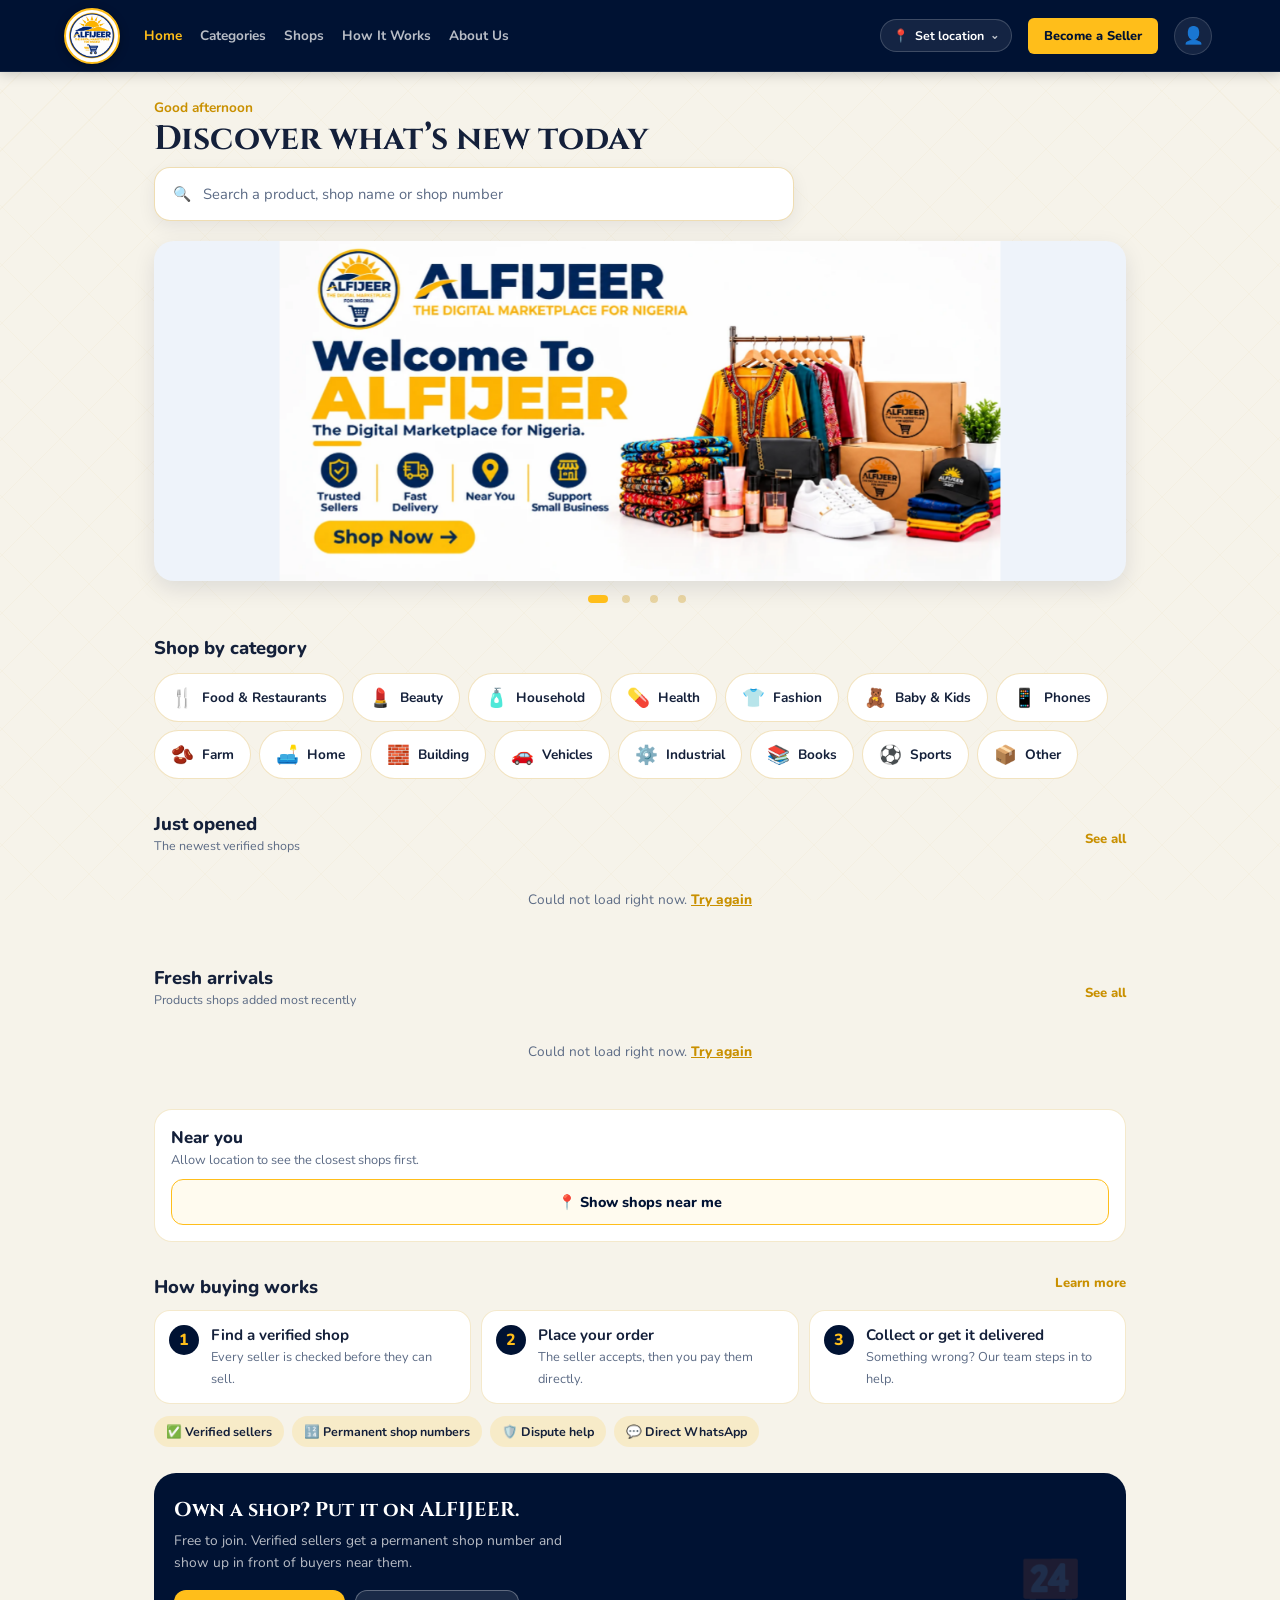
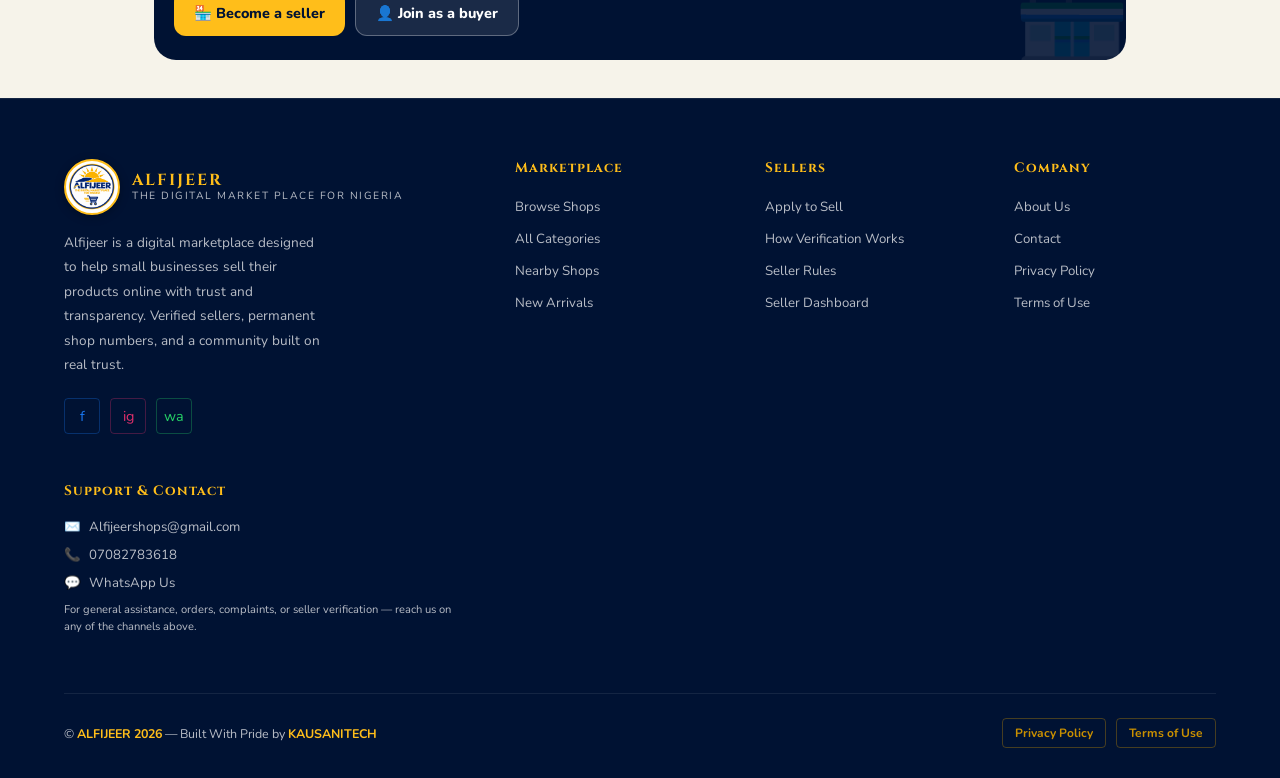
<file: index.html>
<!DOCTYPE html>
<html lang="en">
<head>
  <meta charset="UTF-8" />
  <meta name="viewport" content="width=device-width, initial-scale=1.0, viewport-fit=cover"/>
  <title>ALFIJEER — The Digital Market Place For Nigeria</title>
  <meta name="description" content="Find verified shops and fresh products near you. Every ALFIJEER seller is checked and has a permanent shop number."/>
  <link href="https://fonts.googleapis.com/css2?family=Cinzel:wght@400;600;700;900&family=Nunito:wght@300;400;500;600;700&display=swap" rel="stylesheet"/>
  <style>
    *, *::before, *::after { margin: 0; padding: 0; box-sizing: border-box; }

    :root {
      --green-deep:   #FFFFFF;   /* page background stays white/light */
      --green-mid:    #F3F9F5;
      --green-light:  #E3F2E8;
      --gold:         #FFBE1A;   /* primary accent - was green, now brand gold */
      --gold-light:   #FFCF4D;
      --gold-dim:     #C99000;
      --emerald:      #FFBE1A;
      --emerald-dim:  #C99000;
      --white:        #14203A;   /* primary text - neutral dark navy-black, not green-tinted */
      --white-dim:    #5C6B85;   /* muted text - neutral blue-gray, not green-tinted */
      --dark:         #001233;

      /* New: navy as a surface color for header / hero / footer */
      --navy-deep:    #001233;
      --navy-mid:     #001E4D;
      --navy-light:   #0A294D;
      --on-navy:      #FFFFFF;
      --on-navy-dim:  rgba(255,255,255,0.72);
    }

    html { scroll-behavior: smooth; }

    body {
      font-family: 'Nunito', sans-serif;
      background-color: var(--green-deep);
      color: var(--white);
      overflow-x: hidden;
    }

    /* ── GEOMETRIC BACKGROUND PATTERN ── */
    body::before {
      content: '';
      position: fixed;
      top:0; right:0; bottom:0; left:0;
      background-image:
        repeating-linear-gradient(45deg, transparent, transparent 40px, rgba(201,144,0,0.03) 40px, rgba(201,144,0,0.03) 41px),
        repeating-linear-gradient(-45deg, transparent, transparent 40px, rgba(201,144,0,0.03) 40px, rgba(201,144,0,0.03) 41px);
      pointer-events: none;
      z-index: 0;
    }

    /* ════════════════════════════════
       NAVBAR
    ════════════════════════════════ */
    nav {
      position: fixed;
      top: 0; left: 0; right: 0;
      z-index: 1000;
      display: flex;
      align-items: center;
      justify-content: space-between;
      padding: 0 5%;
      height: 72px;
      background: rgba(255,255,255,0.92);
      backdrop-filter: blur(12px);
      border-bottom: 1px solid rgba(201,144,0,0.2);
    }

    .nav-logo {
      display: flex;
      align-items: center;
      gap: 12px;
      text-decoration: none;
    }

    .nav-logo img {
      height: 56px;
      width: 56px;
      border-radius: 50%;
      object-fit: contain;
      background: #fff;
      padding: 2px;
      border: 2px solid var(--gold);
      box-shadow: 0 2px 10px rgba(0,0,0,0.3);
    }

    .nav-logo-text {
      display: flex;
      flex-direction: column;
      line-height: 1.1;
    }

    .nav-logo-text span:first-child {
      font-family: 'Cinzel', serif;
      font-size: 1rem;
      font-weight: 700;
      color: var(--gold);
      letter-spacing: 2px;
    }

    .nav-logo-text span:last-child {
      font-size: 0.65rem;
      color: var(--white-dim);
      letter-spacing: 1.5px;
      text-transform: uppercase;
    }

    /* Footer uses the same .nav-logo-text markup but sits on navy,
       unlike the white mobile drawer that also uses this class */
    .footer-brand .nav-logo-text span:last-child { color: var(--on-navy-dim); }

    .nav-links {
      display: flex;
      gap: 32px;
      list-style: none;
    }

    .nav-links a {
      color: var(--white-dim);
      text-decoration: none;
      font-size: 0.875rem;
      font-weight: 600;
      letter-spacing: 0.5px;
      transition: color 0.3s;
      position: relative;
    }

    .nav-links a::after {
      content: '';
      position: absolute;
      bottom: -4px; left: 0;
      width: 0; height: 1px;
      background: var(--gold);
      transition: width 0.3s;
    }

    .nav-links a:hover { color: var(--gold); }
    .nav-links a:hover::after { width: 100%; }

    .nav-buttons {
      display: flex;
      gap: 12px;
    }

    .btn-outline {
      padding: 8px 20px;
      border: 1px solid var(--gold);
      color: var(--gold);
      background: transparent;
      border-radius: 4px;
      font-family: 'Nunito', sans-serif;
      font-size: 0.85rem;
      font-weight: 700;
      cursor: pointer;
      transition: all 0.3s;
      letter-spacing: 0.5px;
    }

    .btn-outline:hover {
      background: var(--gold);
      color: var(--dark);
    }

    .btn-gold {
      padding: 8px 20px;
      background: var(--gold);
      color: var(--dark);
      border: none;
      border-radius: 4px;
      font-family: 'Nunito', sans-serif;
      font-size: 0.85rem;
      font-weight: 700;
      cursor: pointer;
      transition: all 0.3s;
      letter-spacing: 0.5px;
    }

    .btn-gold:hover {
      background: var(--gold-light);
      transform: translateY(-1px);
    }

    .btn-hero-primary {
      display: inline-flex;
      align-items: center;
      gap: 8px;
      padding: 14px 32px;
      background: var(--gold);
      color: var(--dark);
      border: none;
      border-radius: 4px;
      font-family: 'Nunito', sans-serif;
      font-size: 0.95rem;
      font-weight: 800;
      cursor: pointer;
      transition: all 0.3s;
      letter-spacing: 0.5px;
      text-decoration: none;
    }

    .btn-hero-primary:hover {
      background: var(--gold-light);
      transform: translateY(-2px);
      box-shadow: 0 8px 24px rgba(201,144,0,0.3);
    }

    .btn-hero-secondary {
      display: inline-flex;
      align-items: center;
      gap: 8px;
      padding: 14px 32px;
      background: transparent;
      color: var(--white);
      border: 1px solid rgba(255,255,255,0.25);
      border-radius: 4px;
      font-family: 'Nunito', sans-serif;
      font-size: 0.95rem;
      font-weight: 700;
      cursor: pointer;
      transition: all 0.3s;
      text-decoration: none;
    }

    .btn-hero-secondary:hover {
      border-color: var(--gold);
      color: var(--gold);
      transform: translateY(-2px);
    }

    /* ════════════════════════════════
       BANNER CAROUSEL (image-based hero)
    ════════════════════════════════ */
    .banner-wrap {
      padding: 10px 5% 4px;
      max-width: 1100px;
      margin: 0 auto;
    }
    .banner-carousel {
      position: relative;
      border-radius: 16px;
      overflow: hidden;
      box-shadow: 0 4px 20px rgba(16,40,28,0.1);
      background: linear-gradient(135deg, #eef3fa 0%, #e6ecf7 60%, #f4f7fb 100%);
      min-height: 160px;
    }
    /* Fallback shown when banner image fails to load */
    .banner-slide img {
      width: 100%;
      height: auto;
      display: block;
    }
    .banner-slide img::after {
      content: '';
      display: block;
    }
    .banner-fallback {
      display: none;
      padding: 28px 24px;
      background: linear-gradient(135deg, #eef3fa 0%, #e6ecf7 60%, #f4f7fb 100%);
    }
    .banner-fallback.visible { display: block; }
    .banner-fallback h2 { font-family:'Cinzel',serif; font-size:1.2rem; font-weight:800; color:#14203A; margin-bottom:4px; }
    .banner-fallback h3 { font-family:'Cinzel',serif; font-size:1.1rem; font-weight:700; color:#C99000; margin-bottom:12px; }
    .banner-fallback p  { font-size:0.8rem; color:#5C6B85; margin-bottom:14px; line-height:1.6; }
    .banner-fallback .fb-badge { display:inline-flex; align-items:center; gap:6px; border:1px solid rgba(201,144,0,0.3); border-radius:8px; padding:6px 12px; font-size:0.72rem; color:#14203A; margin-bottom:14px; }
    .banner-fallback .fb-btn { display:inline-block; background:#C99000; color:#fff; font-family:'Nunito',sans-serif; font-size:0.82rem; font-weight:800; padding:10px 22px; border-radius:8px; text-decoration:none; }
    .banner-track {
      display: flex;
      transition: transform 0.5s ease;
    }
    .banner-slide {
      flex: 0 0 100%;
      width: 100%;
      display: block;
    }
    .banner-slide img {
      width: 100%;
      height: auto;
      display: block;
    }
    .banner-dots {
      display: flex;
      justify-content: center;
      gap: 7px;
      padding: 10px 0 2px;
    }
    .banner-dots button {
      width: 7px; height: 7px; border-radius: 50%;
      border: none; background: rgba(201,144,0,0.25);
      padding: 0; cursor: pointer;
    }
    .banner-dots button.active { background: var(--gold); width: 18px; border-radius: 4px; }


    /* ── rotating banners: crossfade + slow zoom (Ken Burns) ── */
    :root { --bn-fade: 1.2s; --bn-zoom: 7.5s; }
    .banner-carousel { background: #eef3fa; aspect-ratio: 2 / 1; }
    .banner-carousel.ready, .banner-carousel.empty { aspect-ratio: auto; }
    .banner-carousel:focus-visible { outline: 3px solid var(--gold); outline-offset: 3px; }
    .banner-track { display: grid; transition: none; transform: none !important; }   /* every slide sits in the same cell, on top of each other */
    .banner-slide {
      grid-area: 1 / 1; flex: none; width: 100%; overflow: hidden;
      opacity: 0; z-index: 0; pointer-events: none;
      transition: opacity var(--bn-fade) ease-in-out;
      -webkit-user-drag: none; user-select: none;
    }
    .banner-slide img { -webkit-user-drag: none; transform-origin: 50% 50%; will-change: transform; }
    .banner-slide.active { opacity: 1; z-index: 2; pointer-events: auto; }
    .banner-slide.active img { animation: bnZoom var(--bn-zoom) ease-out forwards; }       /* 100% → 106% while it is showing */
    .banner-slide.leaving { opacity: 1; z-index: 1; transition: none; pointer-events: none; }
    .banner-slide.leaving img { transform: scale(1.06); }                                   /* keeps its zoom while the next banner fades in over it */
    @keyframes bnZoom { from { transform: scale(1); } to { transform: scale(1.06); } }
    .banner-fallback { display: none; }
    .banner-carousel.empty .banner-track { display: none; }
    .banner-carousel.empty .banner-fallback { display: block; }
    .banner-dots { display: flex; justify-content: center; gap: 4px; padding: 6px 0 0; }
    .banner-dots button { width: 24px; height: 24px; background: none; position: relative; border: 0; padding: 0; cursor: pointer; border-radius: 0; }
    .banner-dots button::after { content: ''; position: absolute; left: 50%; top: 50%; width: 8px; height: 8px; border-radius: 4px; transform: translate(-50%,-50%); background: rgba(201,144,0,0.3); transition: width .25s, background .25s; }
    .banner-dots button.active { width: 24px; background: none; }
    .banner-dots button.active::after { width: 20px; background: var(--gold); }
    @media (prefers-reduced-motion: reduce) {
      .banner-slide.active img { animation: none; }
      .banner-slide { transition-duration: .01s; }
    }

    /* ════════════════════════════════
       TRUST BAR
    ════════════════════════════════ */
    .trust-bar {
      position: relative;
      z-index: 2;
      background: rgba(201,144,0,0.08);
      border-top: 1px solid rgba(201,144,0,0.2);
      border-bottom: 1px solid rgba(201,144,0,0.2);
      padding: 20px 5%;
      display: flex;
      align-items: center;
      justify-content: center;
      gap: 48px;
      flex-wrap: wrap;
    }

    .trust-item {
      display: flex;
      align-items: center;
      gap: 10px;
      font-size: 0.85rem;
      font-weight: 600;
      color: var(--white-dim);
    }

    .trust-item .icon {
      font-size: 1.1rem;
    }

    .trust-item strong { color: var(--gold); }

    /* ════════════════════════════════
       HOW IT WORKS
    ════════════════════════════════ */
    .section {
      position: relative;
      z-index: 2;
      padding: 90px 5%;
    }

    .section-header {
      text-align: center;
      margin-bottom: 60px;
    }

    .section-tag {
      display: inline-block;
      font-size: 0.72rem;
      font-weight: 700;
      letter-spacing: 3px;
      text-transform: uppercase;
      color: var(--gold);
      margin-bottom: 14px;
    }

    .section-header h2 {
      font-family: 'Cinzel', serif;
      font-size: clamp(1.6rem, 3vw, 2.4rem);
      font-weight: 700;
      color: var(--white);
      margin-bottom: 14px;
    }

    .section-header p {
      color: var(--white-dim);
      font-size: 1rem;
      max-width: 520px;
      margin: 0 auto;
      line-height: 1.8;
    }

    .how-tabs {
      display: flex;
      gap: 4px;
      justify-content: center;
      margin-bottom: 48px;
      background: rgba(201,144,0,0.04);
      border: 1px solid rgba(201,144,0,0.15);
      border-radius: 6px;
      padding: 4px;
      width: fit-content;
      margin-left: auto;
      margin-right: auto;
    }

    .tab-btn {
      padding: 10px 28px;
      background: transparent;
      border: none;
      border-radius: 4px;
      color: var(--white-dim);
      font-family: 'Nunito', sans-serif;
      font-size: 0.875rem;
      font-weight: 700;
      cursor: pointer;
      transition: all 0.3s;
      letter-spacing: 0.5px;
    }

    .tab-btn.active {
      background: var(--gold);
      color: var(--dark);
    }

    .tab-content { display: none; }
    .tab-content.active { display: grid; }

    .steps-grid {
      grid-template-columns: repeat(auto-fit, minmax(220px, 1fr));
      gap: 24px;
      max-width: 960px;
      margin: 0 auto;
    }

    .step-card {
      background: #FFFFFF;
      border: 1px solid rgba(201,144,0,0.18);
      border-radius: 8px;
      padding: 32px 24px;
      text-align: center;
      position: relative;
      transition: all 0.3s;
    }

    .step-card:hover {
      border-color: var(--gold);
      background: rgba(201,144,0,0.05);
      transform: translateY(-4px);
    }

    .step-number {
      position: absolute;
      top: -14px;
      left: 50%;
      transform: translateX(-50%);
      background: var(--green-deep);
      border: 1px solid var(--gold-dim);
      color: var(--gold);
      font-family: 'Cinzel', serif;
      font-size: 0.75rem;
      font-weight: 700;
      padding: 4px 12px;
      border-radius: 12px;
      letter-spacing: 1px;
    }

    .step-icon {
      font-size: 2.2rem;
      margin-bottom: 16px;
      display: block;
    }

    .step-card h3 {
      font-family: 'Cinzel', serif;
      font-size: 0.95rem;
      font-weight: 600;
      color: var(--white);
      margin-bottom: 10px;
    }

    .step-card p {
      font-size: 0.85rem;
      color: var(--white-dim);
      line-height: 1.7;
    }

    /* ════════════════════════════════
       FEATURED SHOPS
    ════════════════════════════════ */
    .shops-section {
      background: rgba(201,144,0,0.035);
      border-top: 1px solid rgba(201,144,0,0.1);
      border-bottom: 1px solid rgba(201,144,0,0.1);
    }

    .shops-grid {
      display: grid;
      grid-template-columns: repeat(auto-fit, minmax(260px, 1fr));
      gap: 24px;
      max-width: 1100px;
      margin: 0 auto;
    }

    .shop-card {
      background: #FFFFFF;
      box-shadow: 0 2px 14px rgba(16,40,28,0.08);
      border: 1px solid rgba(201,144,0,0.12);
      border-radius: 10px;
      overflow: hidden;
      transition: all 0.35s;
      cursor: pointer;
    }

    .shop-card:hover {
      border-color: var(--gold-dim);
      transform: translateY(-6px);
      box-shadow: 0 16px 40px rgba(16,40,28,0.10);
    }

    .shop-img {
      width: 100%;
      height: 160px;
      background: linear-gradient(135deg, var(--green-mid), var(--green-light));
      display: flex;
      align-items: center;
      justify-content: center;
      font-size: 3rem;
      position: relative;
    }

    .shop-number-badge {
      position: absolute;
      top: 12px;
      left: 12px;
      background: var(--gold);
      color: var(--dark);
      font-family: 'Cinzel', serif;
      font-size: 0.7rem;
      font-weight: 700;
      padding: 4px 10px;
      border-radius: 3px;
      letter-spacing: 1px;
    }

    .verified-badge {
      position: absolute;
      top: 12px;
      right: 12px;
      background: rgba(79,195,247,0.15);
      border: 1px solid var(--emerald);
      color: var(--emerald);
      font-size: 0.68rem;
      font-weight: 700;
      padding: 4px 10px;
      border-radius: 3px;
      letter-spacing: 0.5px;
    }

    .shop-info {
      padding: 20px;
    }

    .shop-info h3 {
      font-family: 'Cinzel', serif;
      font-size: 1rem;
      color: var(--white);
      margin-bottom: 6px;
    }

    .shop-meta {
      display: flex;
      gap: 14px;
      margin-bottom: 14px;
    }

    .shop-meta span {
      font-size: 0.78rem;
      color: var(--white-dim);
      display: flex;
      align-items: center;
      gap: 4px;
    }

    .shop-footer {
      display: flex;
      align-items: center;
      justify-content: space-between;
      padding-top: 14px;
      border-top: 1px solid rgba(201,144,0,0.06);
    }

    .shop-distance {
      font-size: 0.78rem;
      color: var(--emerald);
      font-weight: 700;
    }

    .btn-view-shop {
      padding: 7px 16px;
      background: transparent;
      border: 1px solid var(--gold-dim);
      color: var(--gold);
      border-radius: 4px;
      font-family: 'Nunito', sans-serif;
      font-size: 0.78rem;
      font-weight: 700;
      cursor: pointer;
      transition: all 0.3s;
      text-decoration: none;
    }

    .btn-view-shop:hover {
      background: var(--gold);
      color: var(--dark);
    }

    /* ════════════════════════════════
       CATEGORIES
    ════════════════════════════════ */
    .categories-grid {
      display: grid;
      grid-template-columns: repeat(auto-fit, minmax(130px, 1fr));
      gap: 16px;
      max-width: 1100px;
      margin: 0 auto;
    }

    .cat-card {
      background: #FFFFFF;
      border: 1px solid rgba(201,144,0,0.14);
      border-radius: 16px;
      padding: 26px 16px 22px;
      text-align: center;
      cursor: pointer;
      transition: all 0.3s;
      box-shadow: 0 2px 10px rgba(16,40,28,0.06);
    }

    .cat-card:hover {
      background: #FFFFFF;
      border-color: var(--gold);
      box-shadow: 0 8px 20px rgba(0,18,51,0.12);
      transform: translateY(-4px);
    }

    .cat-card .cat-icon-badge {
      width: 64px; height: 64px;
      border-radius: 50%;
      display: flex; align-items: center; justify-content: center;
      margin: 0 auto 14px;
      font-size: 1.7rem;
      transition: transform 0.3s;
    }
    .cat-card:hover .cat-icon-badge { transform: scale(1.08); }
    .cat-card .cat-icon { font-size: inherit; display: inline; margin: 0; }

    .cat-card span {
      font-size: 0.8rem;
      font-weight: 700;
      color: var(--white);
      letter-spacing: 0.5px;
      display: block;
    }

    .cat-card .cat-count {
      font-size: 0.68rem;
      font-weight: 600;
      color: var(--white-dim);
      margin-top: 4px;
      letter-spacing: 0;
    }

    .cat-card:hover span { color: #C99000; }
    .cat-card:hover .cat-count { color: var(--white-dim); }

    /* ════════════════════════════════
       WHY ALFIJEER
    ════════════════════════════════ */
    .why-section {
      background: rgba(201,144,0,0.04);
      border-top: 1px solid rgba(201,144,0,0.1);
    }

    .why-grid {
      display: grid;
      grid-template-columns: repeat(auto-fit, minmax(240px, 1fr));
      gap: 28px;
      max-width: 1000px;
      margin: 0 auto;
    }

    .why-card {
      display: flex;
      gap: 18px;
      align-items: flex-start;
    }

    .why-icon-box {
      width: 48px;
      height: 48px;
      min-width: 48px;
      background: rgba(201,144,0,0.1);
      border: 1px solid rgba(201,144,0,0.25);
      border-radius: 6px;
      display: flex;
      align-items: center;
      justify-content: center;
      font-size: 1.3rem;
    }

    .why-card h3 {
      font-family: 'Cinzel', serif;
      font-size: 0.9rem;
      color: var(--gold);
      margin-bottom: 6px;
    }

    .why-card p {
      font-size: 0.83rem;
      color: var(--white-dim);
      line-height: 1.7;
    }

    /* ════════════════════════════════
       CTA SECTION
    ════════════════════════════════ */
    .cta-section {
      position: relative;
      text-align: center;
      padding: 100px 5%;
      overflow: hidden;
    }

    .cta-section::before {
      content: '';
      position: absolute;
      top:0; right:0; bottom:0; left:0;
      background: radial-gradient(ellipse at center, rgba(201,144,0,0.08) 0%, transparent 70%);
      pointer-events: none;
    }

    .cta-section h2 {
      font-family: 'Cinzel', serif;
      font-size: clamp(1.6rem, 3.5vw, 2.6rem);
      font-weight: 700;
      color: var(--white);
      margin-bottom: 16px;
      position: relative;
    }

    .cta-section p {
      color: var(--white-dim);
      font-size: 1rem;
      max-width: 500px;
      margin: 0 auto 36px;
      line-height: 1.8;
      position: relative;
    }

    .cta-buttons {
      display: flex;
      gap: 16px;
      justify-content: center;
      flex-wrap: wrap;
      position: relative;
    }

    .btn-cta-green {
      display: inline-flex;
      align-items: center;
      gap: 8px;
      padding: 14px 32px;
      background: var(--emerald-dim);
      color: var(--white);
      border: 1px solid var(--emerald);
      border-radius: 4px;
      font-family: 'Nunito', sans-serif;
      font-size: 0.95rem;
      font-weight: 800;
      cursor: pointer;
      transition: all 0.3s;
      text-decoration: none;
    }

    .btn-cta-green:hover {
      background: var(--emerald);
      transform: translateY(-2px);
      box-shadow: 0 8px 24px rgba(79,195,247,0.25);
    }

    /* ════════════════════════════════
       FOOTER
    ════════════════════════════════ */
    footer {
      position: relative;
      z-index: 2;
      background: var(--navy-deep);
      border-top: 1px solid rgba(255,255,255,0.08);
      padding: 60px 5% 30px;
    }

    .footer-grid {
      display: grid;
      grid-template-columns: 2fr 1fr 1fr 1fr;
      gap: 48px;
      margin-bottom: 48px;
    }

    .footer-brand .nav-logo { margin-bottom: 16px; display: inline-flex; }

    .footer-brand p {
      font-size: 0.85rem;
      color: var(--on-navy-dim);
      line-height: 1.8;
      max-width: 260px;
      margin-bottom: 20px;
    }

    .social-links {
      display: flex;
      gap: 10px;
    }

    .social-link {
      width: 36px;
      height: 36px;
      border: 1px solid rgba(255,255,255,0.2);
      border-radius: 4px;
      display: flex;
      align-items: center;
      justify-content: center;
      color: var(--on-navy-dim);
      text-decoration: none;
      font-size: 0.9rem;
      transition: all 0.3s;
    }

    .social-link:hover {
      border-color: var(--gold);
      color: var(--gold);
      background: rgba(201,144,0,0.08);
    }

    .footer-col h4 {
      font-family: 'Cinzel', serif;
      font-size: 0.85rem;
      color: var(--gold);
      margin-bottom: 18px;
      letter-spacing: 1px;
    }

    .footer-col ul { list-style: none; }

    .footer-col ul li {
      margin-bottom: 10px;
    }

    .footer-col ul li a {
      color: var(--on-navy-dim);
      text-decoration: none;
      font-size: 0.83rem;
      transition: color 0.3s;
    }

    .footer-col ul li a:hover { color: var(--gold); }

    .footer-bottom {
      border-top: 1px solid rgba(255,255,255,0.08);
      padding-top: 24px;
      display: flex;
      align-items: center;
      justify-content: space-between;
      flex-wrap: gap;
      gap: 12px;
    }

    .footer-bottom p {
      font-size: 0.78rem;
      color: var(--on-navy-dim);
    }

    .footer-bottom span { color: var(--gold); font-weight: 700; }

    /* ════════════════════════════════
       MOBILE RESPONSIVE
    ════════════════════════════════ */
    /* ── HAMBURGER ── */
    .hamburger {
      display: none;
      flex-direction: column;
      gap: 5px;
      cursor: pointer;
      padding: 6px;
      background: none;
      border: none;
      z-index: 1100;
    }
    .hamburger span {
      display: block;
      width: 26px;
      height: 2px;
      background: var(--gold);
      border-radius: 2px;
      transition: all 0.35s cubic-bezier(.4,0,.2,1);
      transform-origin: center;
    }
    .hamburger.open span:nth-child(1) { transform: translateY(7px) rotate(45deg); }
    .hamburger.open span:nth-child(2) { opacity: 0; transform: scaleX(0); }
    .hamburger.open span:nth-child(3) { transform: translateY(-7px) rotate(-45deg); }

    /* ── MOBILE NAV MENU ── */
    .mobile-menu {
      display: none;
      position: fixed;
      top: 72px; left: 0; right: 0;
      background: rgba(255,255,255,0.97);
      backdrop-filter: blur(16px);
      border-bottom: 1px solid rgba(201,144,0,0.2);
      z-index: 999;
      flex-direction: column;
      padding: 20px 5% 28px;
      gap: 0;
      transform: translateY(-10px);
      opacity: 0;
      transition: all 0.3s ease;
    }
    .mobile-menu.open {
      display: flex;
      transform: translateY(0);
      opacity: 1;
    }
    .mobile-menu a {
      color: var(--white-dim);
      text-decoration: none;
      font-size: 1rem;
      font-weight: 600;
      padding: 14px 0;
      border-bottom: 1px solid rgba(201,144,0,0.06);
      transition: color 0.2s;
      display: flex;
      align-items: center;
      gap: 10px;
    }
    .mobile-menu a:hover { color: var(--gold); }
    .mobile-menu a:last-child { border-bottom: none; }
    .mobile-menu .mob-buttons {
      display: flex;
      gap: 12px;
      margin-top: 20px;
    }
    .mobile-menu .mob-buttons button {
      flex: 1;
      padding: 12px;
      font-size: 0.9rem;
      font-weight: 700;
      font-family: 'Nunito', sans-serif;
      border-radius: 6px;
      cursor: pointer;
      transition: all 0.3s;
    }

    .info-modal-overlay {
      display: none;
      position: fixed;
      top:0; right:0; bottom:0; left:0;
      background: rgba(16,40,28,0.55);
      z-index: 2000;
      align-items: center;
      justify-content: center;
      padding: 20px;
    }
    .info-modal-overlay.open { display: flex; }
    .info-modal-box {
      background: #FFFFFF;
      border: 1px solid rgba(201,144,0,0.25);
      border-radius: 16px;
      padding: 36px 32px;
      max-width: 560px;
      width: 100%;
      max-height: 88vh;
      overflow-y: auto;
      position: relative;
      animation: fadeUp 0.35s ease both;
    }
    @keyframes fadeUp { from { opacity:0; transform:translateY(20px); } to { opacity:1; transform:none; } }
    .info-modal-box h2 {
      font-family: 'Cinzel', serif;
      font-size: 1.15rem;
      color: var(--gold);
      margin-bottom: 6px;
    }
    .info-modal-box .modal-sub {
      font-size: 0.8rem;
      color: var(--white-dim);
      margin-bottom: 24px;
      padding-bottom: 16px;
      border-bottom: 1px solid rgba(201,144,0,0.15);
    }
    .info-modal-close {
      position: absolute;
      top: 16px; right: 18px;
      background: none;
      border: none;
      color: var(--white-dim);
      font-size: 1.3rem;
      cursor: pointer;
      transition: color 0.2s;
    }
    .info-modal-close:hover { color: var(--gold); }
    .verif-step {
      display: flex;
      gap: 16px;
      margin-bottom: 22px;
      align-items: flex-start;
    }
    .verif-step-num {
      width: 38px;
      height: 38px;
      border-radius: 50%;
      background: linear-gradient(135deg, var(--gold), var(--gold-light));
      color: var(--dark);
      font-family: 'Cinzel', serif;
      font-size: 0.85rem;
      font-weight: 700;
      display: flex;
      align-items: center;
      justify-content: center;
      flex-shrink: 0;
    }
    .verif-step-body h4 { font-size: 0.92rem; color: var(--white); margin-bottom: 4px; font-weight: 700; }
    .verif-step-body p  { font-size: 0.8rem; color: var(--white-dim); line-height: 1.6; }
    .rule-item {
      display: flex;
      gap: 12px;
      margin-bottom: 16px;
      padding: 14px 16px;
      background: #FFFFFF;
      border: 1px solid rgba(201,144,0,0.18);
      border-radius: 8px;
      box-shadow: 0 2px 10px rgba(16,40,28,0.05);
    }
    .rule-icon { font-size: 1.2rem; flex-shrink: 0; }
    .rule-body h4 { font-size: 0.88rem; color: var(--white); margin-bottom: 3px; font-weight: 700; }
    .rule-body p  { font-size: 0.77rem; color: var(--white-dim); line-height: 1.6; }

    @media (max-width: 900px) {
      .footer-grid { grid-template-columns: 1fr 1fr; }
    }
    @media (max-width: 768px) {
      .nav-links, .nav-buttons { display: none; }
      .hamburger { display: flex; }
      .trust-bar { gap: 20px; }
      .footer-grid { grid-template-columns: 1fr; gap: 32px; }
      .footer-bottom { flex-direction: column; text-align: center; }
      .info-modal-box { padding: 28px 20px; }
    }
    @media (max-width: 480px) {
      .cta-buttons { flex-direction: column; align-items: center; }
      .btn-hero-primary, .btn-hero-secondary, .btn-cta-green, .btn-gold { width: 100%; justify-content: center; max-width: 280px; }
    }
  
    /* ════════════════════════════════
       APP BAR (mobile-style top bar)
    ════════════════════════════════ */
    .app-bar {
      position: fixed;
      top: 0; left: 0; right: 0;
      z-index: 1000;
      height: 72px;
      display: grid;
      grid-template-columns: 1fr auto;
      align-items: center;
      gap: 16px;
      padding: 0 5%;
      background: var(--navy-deep);
      border-bottom: 1px solid rgba(255,255,255,0.08);
      box-shadow: 0 2px 12px rgba(0,0,0,0.18);
    }
    .app-bar-left, .app-bar-right {
      display: flex;
      align-items: center;
      gap: 16px;
    }
    .app-bar-left { gap: 24px; }
    .app-bar-right { justify-content: flex-end; }
    .app-bar-actions { display: flex; align-items: center; gap: 8px; }
    .icon-btn {
      width: 38px; height: 38px; border-radius: 50%;
      background: rgba(255,255,255,0.08);
      border: 1px solid rgba(255,255,255,0.15);
      color: var(--on-navy);
      display: flex; align-items: center; justify-content: center;
      font-size: 1.05rem; cursor: pointer; transition: all 0.25s;
    }
    .icon-btn:hover { background: rgba(255,255,255,0.16); }
    .icon-btn { position: relative; }
    .icon-btn .notif-dot {
      position: absolute; top: -3px; right: -3px;
      background: var(--gold); color: var(--navy-deep); font-size: 0.6rem; font-weight: 800;
      min-width: 16px; height: 16px; border-radius: 50%;
      display: flex; align-items: center; justify-content: center;
      padding: 0 3px; box-shadow: 0 0 0 2px var(--navy-deep);
    }

    .location-pill {
      display: flex; align-items: center; gap: 6px;
      background: rgba(255,255,255,0.08);
      border: 1px solid rgba(255,255,255,0.18);
      border-radius: 20px; padding: 7px 12px;
      font-family: 'Nunito', sans-serif; font-size: 0.78rem; font-weight: 700;
      color: var(--on-navy); cursor: pointer; white-space: nowrap;
      overflow: hidden; text-overflow: ellipsis; max-width: 180px;
    }
    .location-pill .loc-caret { color: var(--on-navy-dim); font-size: 0.7rem; }
    .location-pill span#location-label { overflow: hidden; text-overflow: ellipsis; white-space: nowrap; max-width: 120px; }
    .hamburger span { background: var(--on-navy); }

    /* Desktop nav links - hidden on mobile, matches the reference design's top nav */
    .desktop-nav-links {
      display: none;
      align-items: center;
      gap: 18px;
    }
    .desktop-nav-links a {
      color: var(--on-navy-dim);
      text-decoration: none;
      font-size: 0.85rem;
      font-weight: 700;
      white-space: nowrap;
      transition: color 0.2s;
    }
    .desktop-nav-links a:hover, .desktop-nav-links a.active { color: var(--gold); }

    .header-seller-btn {
      display: none;
      background: var(--gold);
      color: var(--navy-deep);
      font-size: 0.8rem;
      font-weight: 800;
      padding: 9px 16px;
      border-radius: 6px;
      text-decoration: none;
      white-space: nowrap;
      transition: background 0.2s;
    }
    .header-seller-btn:hover { background: var(--gold-light); }

    @media (min-width: 1080px) {
      .desktop-nav-links { display: flex; }
      .header-seller-btn { display: inline-block; }
      .hamburger { display: none; }
    }

    @media (max-width: 480px) {
      .nav-logo img { height: 52px; width: 52px; border-radius: 50%; }
      .location-pill { max-width: 118px; padding: 6px 8px; font-size: 0.7rem; }
      .location-pill span#location-label { max-width: 68px; }
      .app-bar { padding: 0 3.5%; gap: 6px; }
      .icon-btn { width: 34px; height: 34px; font-size: 0.95rem; }
    }

    .search-bar-wrap { margin-top: 72px; padding: 14px 5% 4px; position: relative; z-index: 5; }
    .search-bar {
      display: flex; align-items: center; gap: 10px;
      background: #FFFFFF; border: 1px solid var(--border, rgba(201,144,0,0.15));
      border-radius: 12px; padding: 12px 16px;
      box-shadow: 0 2px 10px rgba(16,40,28,0.06);
      max-width: 640px; margin: 0 auto;
    }
    .search-bar .search-icon { font-size: 0.95rem; opacity: 0.6; }
    .search-bar input {
      border: none; outline: none; background: transparent; flex: 1;
      font-family: 'Nunito', sans-serif; font-size: 0.9rem; color: var(--white);
    }
    .search-bar input::placeholder { color: var(--white-dim); }

    /* section heading row used for Top Categories / view-all links */
    .section-heading-row { display: flex; align-items: center; justify-content: space-between; max-width: 1100px; margin: 0 auto 18px; }
    .mobile-h2 { font-family: 'Cinzel', serif; font-size: 1.15rem; font-weight: 700; color: var(--white); }
    .view-all-link { font-size: 0.8rem; font-weight: 700; color: var(--gold); text-decoration: none; }

    /* ════════════════════════════════
       NAV DRAWER
    ════════════════════════════════ */
    .drawer-overlay {
      position: fixed; top:0; right:0; bottom:0; left:0; z-index: 2000;
      background: rgba(16,40,28,0.35);
      opacity: 0; pointer-events: none;
      transition: opacity 0.3s;
      display: flex;
    }
    .drawer-overlay.open { opacity: 1; pointer-events: auto; }
    .drawer {
      width: 300px; max-width: 82vw; height: 100%;
      background: #FFFFFF;
      box-shadow: 6px 0 30px rgba(16,40,28,0.18);
      display: flex; flex-direction: column;
      transform: translateX(-100%);
      transition: transform 0.3s ease;
      overflow-y: auto;
    }
    .drawer-overlay.open .drawer { transform: translateX(0); }
    .drawer-header { display: flex; align-items: center; justify-content: space-between; padding: 20px; border-bottom: 1px solid var(--border, rgba(201,144,0,0.12)); }
    .drawer-close { width: 32px; height: 32px; border-radius: 50%; border: 1px solid var(--border, rgba(201,144,0,0.2)); background: none; font-size: 0.9rem; cursor: pointer; color: var(--white-dim); }
    .drawer-section { display: flex; flex-direction: column; padding: 8px 8px; }
    .drawer-section a {
      display: flex; align-items: center; gap: 10px;
      padding: 12px 12px; border-radius: 8px;
      color: var(--white); text-decoration: none; font-size: 0.88rem; font-weight: 600;
      transition: background 0.2s;
    }
    .drawer-section a:hover { background: rgba(201,144,0,0.07); }
    .drawer-divider { height: 1px; background: var(--border, rgba(201,144,0,0.12)); margin: 4px 20px; }
    .drawer .mob-buttons { display: flex; gap: 10px; padding: 20px; margin-top: auto; }
    .drawer .mob-buttons button { flex: 1; padding: 11px 0; border-radius: 6px; font-family: 'Nunito', sans-serif; font-size: 0.85rem; font-weight: 800; cursor: pointer; }

    .hamburger { display: flex; flex-direction: column; gap: 5px; align-items: center; justify-content: center; width: 38px; height: 38px; background: none; border: none; cursor: pointer; }
    .hamburger span { display: block; width: 20px; height: 2px; background: var(--gold); border-radius: 2px; }

    @media (max-width: 768px) {
      /* The footer (last element) clears the fixed bottom nav once; no extra body padding */
      body { padding-bottom: 0; }
      footer { padding: 36px 5% calc(76px + env(safe-area-inset-bottom)); }
      .footer-grid { gap: 24px; margin-bottom: 24px; }
      .footer-bottom { padding-top: 18px; }
    }

    @media (min-width: 860px) {
      .app-bar-actions { margin-right: 4px; }
    }

    /* ════════════════════════════════
       RECOMMENDED FOR YOU (product cards)
    ════════════════════════════════ */
    .recommended-grid {
      display: grid;
      grid-template-columns: repeat(4, 1fr);
      gap: 14px;
      max-width: 1100px;
      margin: 0 auto;
    }
    @media (max-width: 800px) { .recommended-grid { grid-template-columns: repeat(2, 1fr); } }
    .rec-card {
      background: #FFFFFF;
      border: 1px solid var(--border, rgba(201,144,0,0.15));
      border-radius: 12px;
      overflow: hidden;
      cursor: pointer;
      box-shadow: 0 2px 14px rgba(16,40,28,0.06);
    }
    .rec-thumb {
      position: relative;
      width: 100%;
      aspect-ratio: 1 / 1;
      background: rgba(201,144,0,0.05);
      display: flex; align-items: center; justify-content: center;
      font-size: 2.4rem;
      overflow: hidden;
    }
    .rec-thumb img { width: 100%; height: 100%; object-fit: contain; }
    .rec-save {
      position: absolute; top: 8px; right: 8px;
      width: 26px; height: 26px; border-radius: 50%;
      background: rgba(255,255,255,0.9);
      display: flex; align-items: center; justify-content: center;
      font-size: 0.85rem; border: none; cursor: pointer;
    }
    .rec-info { padding: 10px 12px 14px; }
    .rec-info .rec-name {
      font-size: 0.82rem; font-weight: 700; color: var(--white);
      white-space: nowrap; overflow: hidden; text-overflow: ellipsis; display: block;
    }
    .rec-info .rec-seller {
      font-size: 0.68rem; color: var(--white-dim);
      white-space: nowrap; overflow: hidden; text-overflow: ellipsis; display: block; margin-bottom: 4px;
    }
    .rec-info .rec-price { font-size: 0.85rem; font-weight: 800; color: #C99000; }

    /* ════════════════════════════════
       YOUR LOCATION + NEARBY SHOPS
    ════════════════════════════════ */
    .location-shops-row {
      display: grid;
      grid-template-columns: 1fr 1fr;
      gap: 14px;
      max-width: 1100px;
      margin: 0 auto;
    }
    @media (max-width: 700px) {
      .location-shops-row { grid-template-columns: 1fr; }
    }
    .your-location-card, .nearby-shops-card {
      background: #FFFFFF;
      border: 1px solid var(--border, rgba(201,144,0,0.15));
      border-radius: 12px;
      padding: 16px;
      box-shadow: 0 2px 14px rgba(16,40,28,0.06);
    }
    .ylc-header {
      font-family: 'Nunito', sans-serif; font-weight: 800; font-size: 0.85rem;
      color: var(--white); margin-bottom: 6px;
    }
    .ylc-address { font-size: 0.8rem; color: var(--white); font-weight: 700; margin-bottom: 2px; }
    .ylc-change { font-size: 0.75rem; color: var(--gold); text-decoration: underline; display: inline-block; margin-bottom: 12px; }
    .mini-map {
      width: 100%; height: 130px; border-radius: 10px; overflow: hidden;
      background: rgba(201,144,0,0.05);
      border: 1px solid rgba(201,144,0,0.1);
    }
    .nsc-header { display: flex; align-items: center; justify-content: space-between; margin-bottom: 12px; }
    .nsc-header h3 { font-family: 'Nunito', sans-serif; font-weight: 800; font-size: 0.85rem; color: var(--white); }
    .nearby-item {
      display: flex; align-items: center; gap: 10px;
      padding: 8px 0; cursor: pointer;
      border-bottom: 1px solid rgba(201,144,0,0.08);
    }
    .nearby-item:last-child { border-bottom: none; }
    .nearby-index {
      font-size: 0.65rem; font-weight: 800; color: var(--gold);
      border: 1px solid var(--gold); border-radius: 6px;
      width: 26px; height: 22px; display: flex; align-items: center; justify-content: center;
      flex-shrink: 0;
    }
    .nearby-thumb {
      width: 46px; height: 46px; border-radius: 8px; overflow: hidden;
      background: rgba(201,144,0,0.06); flex-shrink: 0;
      display: flex; align-items: center; justify-content: center; font-size: 1.3rem;
    }
    .nearby-info { flex: 1; min-width: 0; display: flex; flex-direction: column; gap: 1px; }
    .nearby-info strong { font-size: 0.78rem; color: var(--white); font-family: 'Nunito', sans-serif; white-space: nowrap; overflow: hidden; text-overflow: ellipsis; }
    .nearby-info span { font-size: 0.68rem; color: var(--white-dim); white-space: nowrap; overflow: hidden; text-overflow: ellipsis; }
    .nearby-dist { font-size: 0.68rem; color: #C99000; font-weight: 700; flex-shrink: 0; white-space: nowrap; }

    /* ── App-card polish: soft shadow + rounded corners for light theme ── */
.cat-card,
    .shop-card,
    .step-card,
    .why-card {
      box-shadow: 0 2px 14px rgba(16,40,28,0.07);
      border-radius: 12px;
    }

    /* ═════════════════════════════════════════════════════════════
       HOMEPAGE, MOBILE-APP STYLE  (everything here is prefixed hm-)
    ═════════════════════════════════════════════════════════════ */
    body { background: #F6F3EA; }
    .search-bar-wrap { display: none; }
    .hm-wrap { max-width: 1100px; margin: 0 auto; padding: 0 5% 8px; position: relative; z-index: 2; }
    .hm-sec { margin-top: 26px; }
    .hm-head { display: flex; align-items: flex-end; justify-content: space-between; gap: 12px; margin-bottom: 12px; }
    .hm-head h2 { font-family: 'Nunito', sans-serif; font-weight: 800; font-size: 1.15rem; line-height: 1.2; color: var(--white); }
    .hm-head p { font-size: 0.78rem; color: var(--white-dim); margin-top: 2px; }
    .hm-link { font-size: 0.82rem; font-weight: 800; color: var(--gold-dim); text-decoration: none; padding: 6px 0 6px 10px; white-space: nowrap; }
    .hm-link-btn { background: none; border: 0; font: inherit; font-weight: 800; color: var(--gold-dim); text-decoration: underline; cursor: pointer; }
    .hm-empty { grid-column: 1 / -1; padding: 22px 8px; text-align: center; font-size: 0.85rem; color: var(--white-dim); }

    /* top: greeting, headline, search */
    .hm-top { margin-top: 72px; padding: 26px 5% 6px; max-width: 1100px; margin-left: auto; margin-right: auto; position: relative; z-index: 3; }
    .hm-hello { font-size: 0.85rem; font-weight: 700; color: var(--gold-dim); }
    .hm-title { font-family: 'Cinzel', serif; font-weight: 700; font-size: clamp(1.45rem, 6.2vw, 2.1rem); line-height: 1.18; color: var(--white); margin: 2px 0 8px; max-width: 16em; }
    .hm-pulse { display: inline-flex; align-items: center; gap: 8px; font-size: 0.78rem; font-weight: 700; color: #0E6B3C; background: rgba(18,128,73,0.1); padding: 5px 11px; border-radius: 999px; margin-bottom: 12px; }
    .hm-pulse[hidden] { display: none; }
    .hm-pulse i { width: 8px; height: 8px; border-radius: 50%; background: #128049; box-shadow: 0 0 0 0 rgba(18,128,73,0.5); animation: hmPulse 2s infinite; }
    @keyframes hmPulse { 70% { box-shadow: 0 0 0 8px rgba(18,128,73,0); } 100% { box-shadow: 0 0 0 0 rgba(18,128,73,0); } }
    .hm-searchbtn {
      display: flex; align-items: center; gap: 12px; width: 100%; max-width: 640px; height: 54px; padding: 0 18px;
      background: #fff; border: 1.5px solid rgba(201,144,0,0.3); border-radius: 16px; cursor: text;
      font-family: 'Nunito', sans-serif; font-size: 0.92rem; color: var(--white-dim); text-align: left;
      box-shadow: 0 6px 18px rgba(0,18,51,0.07);
    }
    .hm-searchtxt { overflow: hidden; text-overflow: ellipsis; white-space: nowrap; }

    /* banner becomes a rounded promo card */
    .banner-wrap { padding: 14px 5% 0; }
    .banner-carousel { border-radius: 20px; box-shadow: 0 8px 22px rgba(0,18,51,0.1); min-height: 0; }
    .banner-slide img { max-height: 340px; object-fit: contain; margin: 0 auto; }   /* a tall banner can never push the shops off the first screen */
    .banner-fallback { padding: 22px 20px; }

    /* categories: one swipeable row */
    .hm-cats { display: flex; gap: 8px; overflow-x: auto; margin: 0 -5%; padding: 2px 5% 8px; scrollbar-width: none; scroll-snap-type: x proximity; -webkit-overflow-scrolling: touch; }
    .hm-cats::-webkit-scrollbar, .hm-rail::-webkit-scrollbar, .hm-sheet-cats::-webkit-scrollbar { display: none; }
    .hm-cat { flex: 0 0 auto; scroll-snap-align: start; display: inline-flex; align-items: center; gap: 8px; padding: 11px 16px; border-radius: 999px; border: 1px solid rgba(201,144,0,0.25); background: #fff; font-family: 'Nunito', sans-serif; font-weight: 700; font-size: 0.85rem; color: var(--white); cursor: pointer; }
    .hm-cat span { font-size: 1.15rem; }
    .hm-cats, .hm-rail { scroll-padding-left: 5%; }
    .hm-cat:active, .hm-chip:active { background: rgba(255,190,26,0.25); }

    /* newest shops: swipe rail on phones, grid on larger screens */
    .hm-rail { display: flex; gap: 12px; overflow-x: auto; margin: 0 -5%; padding: 2px 5% 10px; scroll-snap-type: x mandatory; scrollbar-width: none; -webkit-overflow-scrolling: touch; }
    .hm-shop { flex: 0 0 76%; max-width: 300px; scroll-snap-align: start; background: #fff; border: 1px solid rgba(201,144,0,0.2); border-radius: 18px; overflow: hidden; cursor: pointer; box-shadow: 0 4px 14px rgba(0,18,51,0.06); }
    .hm-shop:active { transform: scale(0.985); }
    .hm-shop-img { position: relative; height: 136px; background: linear-gradient(135deg, #F3F9F5, #E3F2E8); display: flex; align-items: center; justify-content: center; overflow: hidden; }
    .hm-shop-img img { width: 100%; height: 100%; object-fit: contain; }
    .hm-ico { font-size: 2.6rem; }
    .hm-tag { position: absolute; left: 10px; bottom: 10px; background: var(--gold); color: var(--dark); font-family: 'Cinzel', serif; font-weight: 700; font-size: 0.68rem; letter-spacing: 1px; padding: 4px 9px; border-radius: 6px; }
    .hm-new { position: absolute; left: 10px; top: 10px; background: #128049; color: #fff; font-size: 0.66rem; font-weight: 800; padding: 3px 9px; border-radius: 999px; }
    .hm-heart { position: absolute; right: 8px; top: 8px; width: 40px; height: 40px; border-radius: 50%; border: 0; cursor: pointer; background: rgba(255,255,255,0.95); color: #B9B2A2; font-size: 1.2rem; display: flex; align-items: center; justify-content: center; box-shadow: 0 1px 6px rgba(0,18,51,0.18); }
    .hm-heart.on { color: #E0334C; }
    .hm-shop-body { padding: 12px 14px 14px; }
    .hm-shop-body h3 { font-size: 0.98rem; font-weight: 800; line-height: 1.25; margin-bottom: 3px; display: -webkit-box; -webkit-line-clamp: 2; -webkit-box-orient: vertical; overflow: hidden; }
    .hm-shop-body p { font-size: 0.78rem; color: var(--white-dim); white-space: nowrap; overflow: hidden; text-overflow: ellipsis; }
    .hm-shop-body small, .hm-prod-body small { display: block; margin-top: 6px; font-size: 0.72rem; font-weight: 700; color: #0E6B3C; }

    /* newest products */
    .hm-prods { display: grid; grid-template-columns: repeat(2, 1fr); gap: 12px; }
    .hm-prod { background: #fff; border: 1px solid rgba(201,144,0,0.2); border-radius: 16px; overflow: hidden; cursor: pointer; display: flex; flex-direction: column; }
    .hm-prod:active { transform: scale(0.985); }
    .hm-prod-img { aspect-ratio: 1 / 1; background: #fff; display: flex; align-items: center; justify-content: center; border-bottom: 1px solid rgba(201,144,0,0.12); overflow: hidden; }
    .hm-prod-img img { width: 100%; height: 100%; object-fit: contain; }
    .hm-prod-body { padding: 10px 12px 12px; }
    .hm-prod-body h3 { font-size: 0.86rem; font-weight: 700; line-height: 1.3; display: -webkit-box; -webkit-line-clamp: 2; -webkit-box-orient: vertical; overflow: hidden; min-height: 2.2em; }
    .hm-prod-body b { display: block; margin-top: 4px; font-size: 1.02rem; font-weight: 800; color: var(--dark); }
    .hm-prod-body p { font-size: 0.73rem; color: var(--white-dim); margin-top: 2px; white-space: nowrap; overflow: hidden; text-overflow: ellipsis; }

    /* skeletons */
    .hm-skel { background: linear-gradient(100deg, #ece7da 30%, #f6f3ea 50%, #ece7da 70%); background-size: 300% 100%; animation: hmShim 1.4s infinite linear; border-radius: 16px; }
    @keyframes hmShim { to { background-position: -150% 0; } }
    .hm-skel-shop { flex: 0 0 76%; max-width: 300px; height: 220px; }
    .hm-skel-prod { height: 230px; }
    .hm-skel-row { height: 66px; margin-bottom: 8px; }

    /* near you */
    .hm-near { background: #fff; border: 1px solid rgba(201,144,0,0.2); border-radius: 18px; padding: 16px; }
    .hm-near h2 { font-size: 1.05rem; font-weight: 800; }
    .hm-near-head p { font-size: 0.8rem; color: var(--white-dim); margin: 2px 0 10px; }
    .hm-map { height: 120px; border-radius: 12px; overflow: hidden; margin-top: 12px; border: 1px solid rgba(201,144,0,0.15); }
    .hm-map[hidden], #near-btn[hidden] { display: none; }

    .hm-btn { display: inline-flex; align-items: center; justify-content: center; gap: 8px; min-height: 46px; padding: 0 20px; border-radius: 12px; font-family: 'Nunito', sans-serif; font-weight: 800; font-size: 0.9rem; text-decoration: none; cursor: pointer; border: 0; }
    .hm-btn-gold { background: var(--gold); color: var(--dark); }
    .hm-btn-ghost { background: rgba(255,255,255,0.1); color: #fff; border: 1px solid rgba(255,255,255,0.3); }
    .hm-btn-line { width: 100%; background: #FFFBEF; color: var(--dark); border: 1.5px solid var(--gold); }
    .hm-btn:disabled { opacity: 0.6; }

    /* how it works, trust, seller card */
    .hm-steps { list-style: none; counter-reset: s; display: grid; gap: 10px; }
    .hm-steps li { counter-increment: s; position: relative; background: #fff; border: 1px solid rgba(201,144,0,0.2); border-radius: 16px; padding: 14px 14px 14px 56px; }
    .hm-steps li::before { content: counter(s); position: absolute; left: 14px; top: 14px; width: 30px; height: 30px; border-radius: 50%; background: var(--navy-deep); color: var(--gold); font-weight: 800; display: flex; align-items: center; justify-content: center; }
    .hm-steps b { display: block; font-size: 0.95rem; } .hm-steps span { font-size: 0.8rem; color: var(--white-dim); }
    .hm-trust { list-style: none; display: flex; flex-wrap: wrap; gap: 8px; margin-top: 12px; }
    .hm-trust li { font-size: 0.78rem; font-weight: 700; padding: 7px 12px; border-radius: 999px; background: rgba(255,190,26,0.16); }
    .hm-sell { background: var(--navy-deep); color: #fff; border-radius: 22px; padding: 24px 20px; position: relative; overflow: hidden; }
    .hm-sell::after { content: '🏪'; position: absolute; right: -6px; bottom: -18px; font-size: 6rem; opacity: 0.12; }
    .hm-sell h2 { font-family: 'Cinzel', serif; font-size: 1.25rem; line-height: 1.25; margin-bottom: 8px; color: #fff; }
    .hm-sell p { font-size: 0.86rem; line-height: 1.6; color: var(--on-navy-dim); margin-bottom: 16px; max-width: 30em; }
    .hm-sell-btns { display: flex; flex-wrap: wrap; gap: 10px; position: relative; z-index: 1; }

    footer { margin-top: 30px; }

    /* search sheet */
    .hm-sheet { position: fixed; top:0; right:0; bottom:0; left:0; z-index: 3000; background: #F6F3EA; display: flex; flex-direction: column; }
    .hm-sheet[hidden] { display: none; }
    .hm-sheet-top { display: flex; align-items: center; gap: 8px; padding: 10px 12px; background: var(--navy-deep); }
    .hm-back { flex: 0 0 44px; height: 44px; border-radius: 12px; border: 0; background: rgba(255,255,255,0.1); color: #fff; font-size: 1.3rem; cursor: pointer; }
    .hm-sheet-top input { flex: 1; min-width: 0; height: 46px; border-radius: 14px; border: 0; padding: 0 16px; font-family: 'Nunito', sans-serif; font-size: 16px; color: var(--white); background: #fff; outline: none; }
    .hm-sheet-cats { display: flex; gap: 8px; overflow-x: auto; padding: 10px 12px; scrollbar-width: none; flex: 0 0 auto; }
    .hm-chip { flex: 0 0 auto; padding: 9px 14px; border-radius: 999px; border: 1px solid rgba(201,144,0,0.28); background: #fff; font-family: 'Nunito', sans-serif; font-weight: 700; font-size: 0.8rem; color: var(--white); cursor: pointer; white-space: nowrap; }
    .hm-chip.on { background: var(--gold); border-color: var(--gold); color: var(--dark); }
    .hm-sheet-body { flex: 1; overflow-y: auto; padding: 4px 12px calc(24px + env(safe-area-inset-bottom)); overscroll-behavior: contain; }
    .hm-sh { margin: 14px 2px 8px; font-size: 0.82rem; font-weight: 800; color: var(--white-dim); }
    .hm-recent { display: flex; flex-wrap: wrap; gap: 8px; }
    .hm-hint, .hm-note { font-size: 0.85rem; line-height: 1.6; color: var(--white-dim); padding: 12px 4px; }
    .hm-note { background: rgba(255,190,26,0.16); color: var(--white); border-radius: 12px; padding: 12px 14px; margin-top: 10px; }
    .hm-none { text-align: center; padding: 40px 16px; } .hm-none div { font-size: 2.4rem; } .hm-none h3 { margin: 8px 0 4px; font-size: 1rem; } .hm-none p { font-size: 0.85rem; color: var(--white-dim); }
    .hm-row { display: flex; align-items: center; gap: 12px; width: 100%; text-align: left; background: #fff; border: 1px solid rgba(201,144,0,0.18); border-radius: 14px; padding: 10px; margin-bottom: 8px; cursor: pointer; font-family: 'Nunito', sans-serif; color: var(--white); }
    .hm-row:active { background: #FFFBEF; }
    .hm-row-img { flex: 0 0 52px; height: 52px; border-radius: 12px; background: #F3F9F5; display: flex; align-items: center; justify-content: center; overflow: hidden; font-size: 1.5rem; }
    .hm-row-img img { width: 100%; height: 100%; object-fit: cover; }
    .hm-row-main { flex: 1; min-width: 0; display: flex; flex-direction: column; }
    .hm-row-main b { font-size: 0.9rem; white-space: nowrap; overflow: hidden; text-overflow: ellipsis; }
    .hm-row-main small { font-size: 0.74rem; color: var(--white-dim); white-space: nowrap; overflow: hidden; text-overflow: ellipsis; }
    .hm-row-price { font-weight: 800; font-size: 0.9rem; flex: 0 0 auto; }
    .hm-row-go { font-weight: 800; font-size: 0.78rem; color: var(--gold-dim); flex: 0 0 auto; }

    .hm-toast { position: fixed; left: 12px; right: 12px; bottom: calc(24px + env(safe-area-inset-bottom)); max-width: 420px; margin: 0 auto; background: var(--navy-deep); color: #fff; padding: 13px 16px; border-radius: 12px; font-size: 0.85rem; font-weight: 700; text-align: center; z-index: 4000; opacity: 0; transform: translateY(8px); pointer-events: none; transition: opacity .2s, transform .2s; }
    .hm-toast.show { opacity: 1; transform: none; }


    /* larger screens */
    @media (min-width: 700px) {
      .hm-prods { grid-template-columns: repeat(3, 1fr); }
      .hm-rail { display: grid; grid-template-columns: repeat(3, 1fr); overflow: visible; margin: 0; padding: 2px 0 10px; }
      .hm-shop, .hm-skel-shop { flex: initial; max-width: none; }
      .hm-cats { margin: 0; padding: 2px 0 8px; flex-wrap: wrap; overflow: visible; }
      .hm-steps { grid-template-columns: repeat(3, 1fr); }
      .hm-sheet { left: 50%; right: auto; width: min(640px, 100%); transform: translateX(-50%); box-shadow: 0 0 0 100vmax rgba(0,18,51,0.45); }
    }
    @media (min-width: 1000px) { .hm-prods { grid-template-columns: repeat(6, 1fr); } }
    @media (prefers-reduced-motion: reduce) { .hm-pulse i, .hm-skel { animation: none; } }

    /* the generic nav{} rule above must not turn the top-bar links into a second white bar */
    .desktop-nav-links { position: static; height: auto; padding: 0; background: none; backdrop-filter: none; border: 0; justify-content: flex-start; z-index: auto; }
    @media (min-width: 1080px) { .hamburger { display: none; } }
  
    /* ════════════════════════════════
       SLIM MOBILE FOOTER + DRAWER SUPPORT
    ════════════════════════════════ */
    .m-footer { display: none; }
    .drawer-support { display: flex; align-items: center; gap: 12px; margin: 14px 16px 6px; padding: 12px 14px; background: rgba(37,211,102,0.10); border: 1px solid rgba(37,211,102,0.35); border-radius: 12px; text-decoration: none; color: var(--white); }
    .drawer-support > span { font-size: 1.5rem; }
    .drawer-support b { display: block; font-size: 0.9rem; }
    .drawer-support small { display: block; font-size: 0.74rem; color: var(--white-dim); margin-top: 2px; }

    @media (max-width: 768px) {
      .desk-footer { display: none; }
      .m-footer {
        display: block; position: relative; z-index: 2;
        margin-top: 30px; background: var(--navy-deep);
        padding: 26px 5% calc(28px + env(safe-area-inset-bottom));
        text-align: center;
      }
      .mf-brand { display: flex; align-items: center; justify-content: center; gap: 10px; margin-bottom: 18px; text-align: left; }
      .mf-brand b { display: block; font-family: 'Cinzel', serif; color: #fff; font-size: 1.05rem; letter-spacing: 1px; }
      .mf-brand span { display: block; font-size: 0.72rem; color: var(--on-navy-dim); margin-top: 2px; }
      .mf-actions { display: grid; grid-template-columns: repeat(3, 1fr); gap: 10px; margin-bottom: 18px; }
      .mf-btn { display: flex; flex-direction: column; align-items: center; gap: 4px; padding: 12px 4px; border-radius: 12px; border: 1px solid rgba(255,255,255,0.18); background: rgba(255,255,255,0.06); color: #fff; text-decoration: none; font-size: 0.78rem; font-weight: 800; }
      .mf-btn span { font-size: 1.25rem; line-height: 1; }
      .mf-social { display: flex; justify-content: center; gap: 12px; margin-bottom: 18px; }
      .mf-social a { width: 38px; height: 38px; display: flex; align-items: center; justify-content: center; border: 1px solid rgba(255,255,255,0.2); border-radius: 50%; text-decoration: none; font-weight: 800; font-size: 0.85rem; }
      .mf-links { font-size: 0.8rem; margin-bottom: 12px; }
      .mf-links a { color: var(--gold); text-decoration: none; font-weight: 700; padding: 6px 4px; display: inline-block; }
      .mf-links i { color: var(--on-navy-dim); font-style: normal; margin: 0 6px; }
      .mf-copy { font-size: 0.72rem; color: var(--on-navy-dim); line-height: 1.6; border-top: 1px solid rgba(255,255,255,0.08); padding-top: 14px; }
      .mf-copy b { color: var(--gold); }
    }

    /* older browsers without aspect-ratio */
    @supports not (aspect-ratio: 1 / 1) {
      .banner-carousel { min-height: 150px; }
      .banner-carousel.ready { min-height: 0; }
      .hm-prod-img { height: 160px; }
      .rec-thumb { height: 140px; }
    }
</style>
<link rel="manifest" href="./manifest.json"/>
<meta name="theme-color" content="#001233"/>
<link rel="icon" type="image/png" sizes="48x48" href="/icons/favicon-48.png"/>
<link rel="apple-touch-icon" href="/icons/apple-touch-icon.png"/>
<meta name="mobile-web-app-capable" content="yes"/>
<meta name="apple-mobile-web-app-capable" content="yes"/>
<meta name="apple-mobile-web-app-title" content="ALFIJEER"/>
<meta name="apple-mobile-web-app-status-bar-style" content="black-translucent"/>
<script src="./platform.js"></script>
</head>
<body>

  <!-- ══ TOP APP BAR ══ -->
  <header class="app-bar">
    <div class="app-bar-left">
      <button class="hamburger" id="hamburger-btn" onclick="toggleMobileMenu()" aria-label="Menu">
        <span></span><span></span><span></span>
      </button>
      <a href="./index.html" class="nav-logo">
        <img src="./Alfijeer1.png" alt="ALFIJEER Logo" onerror="this.style.display='none'"/>
      </a>
      <nav class="desktop-nav-links">
        <a href="./index.html" class="active">Home</a>
        <a href="#categories">Categories</a>
        <a href="#shops">Shops</a>
        <a href="#" onclick="openModal('howitworks-modal');return false;">How It Works</a>
        <a href="#" onclick="openModal('about-modal');return false;">About Us</a>
      </nav>
    </div>
    <div class="app-bar-right">
      <button class="location-pill" id="location-pill" onclick="requestGPS()" aria-label="Change location">
        <span>📍</span>
        <span id="location-label">Set location</span>
        <span class="loc-caret">⌄</span>
      </button>
      <a href="auth.html" class="header-seller-btn">Become a Seller</a>
      <div class="app-bar-actions">
      <button class="icon-btn" onclick="goToDashboard('account')" aria-label="My account">👤</button>
      </div>
    </div>
  </header>

  <!-- ══ GREETING + SEARCH ══ -->
  <div class="hm-top">
    <p class="hm-hello" id="hello-line">Good day</p>
    <h1 class="hm-title">Discover what&rsquo;s new today</h1>
    <p class="hm-pulse" id="hello-pulse" hidden><i></i><span></span></p>
    <button class="hm-searchbtn" onclick="openSearch()" aria-label="Search products, shops or shop numbers">
      <span aria-hidden="true">🔍</span><span class="hm-searchtxt">Search a product, shop name or shop number</span>
    </button>
  </div>

  <!-- ══ NAV DRAWER ══ -->
  <div class="drawer-overlay" id="mobile-menu" onclick="closeMobileMenu()">
    <nav class="drawer" onclick="event.stopPropagation()">
      <div class="drawer-header">
        <div class="nav-logo-text"><span>ALFIJEER</span><span>Menu</span></div>
        <button class="drawer-close" onclick="closeMobileMenu()" aria-label="Close menu">✕</button>
      </div>
      <a class="drawer-support" href="https://wa.me/message/ZNXGX4OWQN4OJ1" target="_blank" rel="noopener noreferrer" onclick="closeMobileMenu()">
        <span>💬</span><div><b>Need help?</b><small>Chat with our support team on WhatsApp</small></div>
      </a>
      <div class="drawer-section">
        <a href="#" onclick="closeMobileMenu()">🏠 Home</a>
        <a href="#shops" onclick="closeMobileMenu()">🛒 Nearby Shops</a>
        <a href="#categories" onclick="closeMobileMenu()">🏷️ Categories</a>
        <a href="#" onclick="goToDashboard('orders');return false;">📦 My Orders</a>
        <a href="#" onclick="goToDashboard('account');return false;">👤 My Account</a>
        <a href="#" onclick="goToDashboard('saved');return false;">💾 Saved Shops</a>
        <a href="auth.html?role=seller">🏪 Sell on ALFIJEER</a>
      </div>
      <div class="drawer-divider"></div>
      <div class="drawer-section">
        <a href="#" onclick="openModal('about-modal');closeMobileMenu();return false;">ℹ️ Our Story</a>
        <a href="#" onclick="openModal('howitworks-modal');closeMobileMenu();return false;">📖 How It Works</a>
        <a href="#" onclick="openModal('contact-modal');closeMobileMenu();return false;">📞 Contact Us</a>
        <a href="#" onclick="openModal('verif-modal');closeMobileMenu();return false;">✅ Seller Verification</a>
        <a href="#" onclick="openModal('rules-modal');closeMobileMenu();return false;">🛡️ Seller Rules</a>
      </div>
      <div class="drawer-divider"></div>
      <div class="drawer-section">
        <a href="./privacy.html">Privacy Policy</a>
        <a href="./terms.html">Terms of Use</a>
      </div>
      <div class="mob-buttons">
        <button class="btn-outline" onclick="window.location.href='auth.html'">Login</button>
        <button class="btn-gold" onclick="window.location.href='auth.html'">Register</button>
      </div>
    </nav>
  </div>

  <!-- VERIFICATION MODAL -->
  <div class="info-modal-overlay" id="verif-modal">
    <div class="info-modal-box">
      <button class="info-modal-close" onclick="closeModal('verif-modal')">✕</button>
      <h2>✦ How Verification Works</h2>
      <p class="modal-sub">Every seller on ALFIJEER goes through a strict 5-step human verification process before they can list a single product.</p>
      <div class="verif-step">
        <div class="verif-step-num">01</div>
        <div class="verif-step-body">
          <h4>Submit Your Application</h4>
          <p>Fill in your business name, category, location (LGA/ward), WhatsApp number, and a brief description of what you sell. This takes under 3 minutes.</p>
        </div>
      </div>
      <div class="verif-step">
        <div class="verif-step-num">02</div>
        <div class="verif-step-body">
          <h4>Identity Confirmation</h4>
          <p>Our team contacts you on WhatsApp to confirm your identity. We verify your phone number is real and active, and that you are who you say you are.</p>
        </div>
      </div>
      <div class="verif-step">
        <div class="verif-step-num">03</div>
        <div class="verif-step-body">
          <h4>Business Check</h4>
          <p>We confirm your business location is real — either through a photo of your shop, market stall, or operating location. Home-based sellers are accepted.</p>
        </div>
      </div>
      <div class="verif-step">
        <div class="verif-step-num">04</div>
        <div class="verif-step-body">
          <h4>Manual Review by ALFIJEER Team</h4>
          <p>Our team reviews everything within 24–48 hours. We check for duplicates, fake businesses, and any red flags before approval.</p>
        </div>
      </div>
      <div class="verif-step">
        <div class="verif-step-num">05</div>
        <div class="verif-step-body">
          <h4>Receive Your Permanent Shop Number</h4>
          <p>Once approved, you are assigned a unique permanent shop number (e.g. Shop 021). This number belongs to your business forever and cannot be transferred.</p>
        </div>
      </div>
      <div style="background:rgba(201,144,0,0.07);border:1px solid rgba(201,144,0,0.2);border-radius:8px;padding:14px 16px;margin-top:8px;">
        <p style="font-size:0.8rem;color:var(--white-dim);line-height:1.7;">⏱️ <strong style="color:var(--gold);">Timeline:</strong> 24–48 hours after submission. &nbsp;|&nbsp; 💰 <strong style="color:var(--gold);">Cost:</strong> Free to apply. &nbsp;|&nbsp; 📞 Questions? <a href="https://wa.me/message/ZNXGX4OWQN4OJ1" target="_blank" style="color:#25D366;">WhatsApp us</a></p>
      </div>
    </div>
  </div>

  <!-- SELLER RULES MODAL -->
  <div class="info-modal-overlay" id="rules-modal">
    <div class="info-modal-box">
      <button class="info-modal-close" onclick="closeModal('rules-modal')">✕</button>
      <h2>✦ Seller Rules & Standards</h2>
      <p class="modal-sub">To protect buyers and maintain the trust ALFIJEER is built on, all sellers must follow these rules at all times.</p>
      <div class="rule-item">
        <span class="rule-icon">✅</span>
        <div class="rule-body">
          <h4>Sell Only What You Actually Have</h4>
          <p>Do not list products you cannot supply. Misleading buyers about product availability is grounds for immediate suspension.</p>
        </div>
      </div>
      <div class="rule-item">
        <span class="rule-icon">💰</span>
        <div class="rule-body">
          <h4>Display Honest Prices</h4>
          <p>The price shown to a buyer must be the price they pay. No hidden charges. No price changes after a buyer contacts you.</p>
        </div>
      </div>
      <div class="rule-item">
        <span class="rule-icon">📞</span>
        <div class="rule-body">
          <h4>Respond to Buyers Promptly</h4>
          <p>Respond to buyer messages within 24 hours. Sellers with consistently poor response rates risk losing their shop listing.</p>
        </div>
      </div>
      <div class="rule-item">
        <span class="rule-icon">🛡️</span>
        <div class="rule-body">
          <h4>No Fraud or Deception</h4>
          <p>Any seller found collecting payment without delivering goods will be permanently removed and reported. We take fraud very seriously.</p>
        </div>
      </div>
      <div class="rule-item">
        <span class="rule-icon">🖼️</span>
        <div class="rule-body">
          <h4>Use Real Product Photos</h4>
          <p>Only upload photos of your actual products. Using stock images or photos from other sellers is not permitted.</p>
        </div>
      </div>
      <div class="rule-item">
        <span class="rule-icon">🔢</span>
        <div class="rule-body">
          <h4>Your Shop Number is Non-Transferable</h4>
          <p>Your shop number belongs to you and your registered business only. It cannot be sold, lent, or shared with another person or business.</p>
        </div>
      </div>
      <div class="rule-item">
        <span class="rule-icon">⚠️</span>
        <div class="rule-body">
          <h4>Consequences for Violations</h4>
          <p>Minor violations result in a warning. Serious violations result in immediate shop suspension. Fraud results in permanent removal and blacklisting.</p>
        </div>
      </div>
      <div style="background:rgba(201,144,0,0.07);border:1px solid rgba(201,144,0,0.2);border-radius:8px;padding:14px 16px;margin-top:8px;">
        <p style="font-size:0.8rem;color:var(--white-dim);line-height:1.7;">By selling on ALFIJEER you agree to these rules. Questions? <a href="https://wa.me/message/ZNXGX4OWQN4OJ1" target="_blank" style="color:#25D366;">WhatsApp our team</a></p>
      </div>
    </div>
  </div>


  <!-- ══ HERO ══ -->
  <!-- ══ BANNER CAROUSEL ══ -->
  <!-- Slides are built by the script at the bottom of this page from the BANNERS list (Alfijeer001–004).
       Phones try Alfijeer00N-m.webp first, then Alfijeer00N.webp, then Alfijeer00N.png. -->
  <div class="banner-wrap">
    <div class="banner-carousel" id="banner-carousel" tabindex="0" aria-roledescription="carousel" aria-label="ALFIJEER highlights">
      <div class="banner-track" id="banner-track"></div>
      <div class="banner-fallback" id="banner-fallback">
        <h2>Start Shopping Online</h2>
        <h3>In Your Area Today With Alfijeer</h3>
        <p>Discover trusted shops and quality products near you.</p>
        <div class="fb-badge">👥 Free to join — <strong>Register today</strong></div><br/>
        <a href="#shops" class="fb-btn">Shop Now →</a>
      </div>
    </div>
    <div class="banner-dots" id="banner-dots" role="tablist" aria-label="Choose banner"></div>
  </div>


  <!-- ══ HOW IT WORKS MODAL (moved from homepage into nav drawer) ══ -->
  <div class="info-modal-overlay" id="howitworks-modal">
    <div class="info-modal-box">
      <button class="info-modal-close" onclick="closeModal('howitworks-modal')">✕</button>
      <h2>✦ How It Works</h2>
      <p class="modal-sub">Getting started on ALFIJEER is fast and easy — whether you are buying or selling.</p>

      <div class="how-tabs">
        <button class="tab-btn active" onclick="switchTab('buyers', this)">👤 For Buyers</button>
        <button class="tab-btn" onclick="switchTab('sellers', this)">🏪 For Sellers</button>
      </div>

      <div id="tab-buyers" class="tab-content active steps-grid">
        <div class="step-card">
          <span class="step-number">STEP 01</span>
          <span class="step-icon">👤</span>
          <h3>Create Free Account</h3>
          <p>Register as a buyer in less than 2 minutes. No payment required.</p>
        </div>
        <div class="step-card">
          <span class="step-number">STEP 02</span>
          <span class="step-icon">🔍</span>
          <h3>Search for a Product</h3>
          <p>Type what you need. We show you verified shops near you that sell it.</p>
        </div>
        <div class="step-card">
          <span class="step-number">STEP 03</span>
          <span class="step-icon">🏪</span>
          <h3>Browse Nearby Shops</h3>
          <p>See shops sorted by distance. Every shop is verified with a permanent number.</p>
        </div>
        <div class="step-card">
          <span class="step-number">STEP 04</span>
          <span class="step-icon">📞</span>
          <h3>Contact the Seller</h3>
          <p>Call directly or message on WhatsApp. No middleman. No hidden process.</p>
        </div>
      </div>

      <div id="tab-sellers" class="tab-content steps-grid">
        <div class="step-card">
          <span class="step-number">STEP 01</span>
          <span class="step-icon">📝</span>
          <h3>Apply to Join</h3>
          <p>Submit your business details and verification documents through our form.</p>
        </div>
        <div class="step-card">
          <span class="step-number">STEP 02</span>
          <span class="step-icon">✅</span>
          <h3>Get Verified</h3>
          <p>Our team reviews your application within 24–48 hours and confirms your identity.</p>
        </div>
        <div class="step-card">
          <span class="step-number">STEP 03</span>
          <span class="step-icon">🔢</span>
          <h3>Receive Shop Number</h3>
          <p>You receive a permanent shop number (e.g. Shop 021) that belongs to you forever.</p>
        </div>
        <div class="step-card">
          <span class="step-number">STEP 04</span>
          <span class="step-icon">📦</span>
          <h3>Add Products & Sell</h3>
          <p>Upload your products and start receiving contact from buyers in your area.</p>
        </div>
      </div>
    </div>
  </div>


  <!-- ══ OUR STORY MODAL (moved from homepage into nav drawer) ══ -->
  <div class="info-modal-overlay" id="about-modal">
    <div class="info-modal-box">
      <button class="info-modal-close" onclick="closeModal('about-modal')">✕</button>
      <h2>✦ Our Story</h2>
      <p class="modal-sub">Alfijeer is a digital marketplace designed to help small businesses sell their products online with trust and transparency.</p>

      <div style="margin-bottom:28px;">
        <p style="font-size:0.9rem;color:var(--white-dim);line-height:1.85;margin-bottom:16px;">
          <strong style="color:var(--white);">ALFIJEER</strong> was born from a simple truth: Nigeria has millions of hardworking, honest traders who deserve a trusted digital home. For too long, buyers couldn't find reliable sellers online, and sellers struggled to reach customers beyond their street or market row.
        </p>
        <p style="font-size:0.9rem;color:var(--white-dim);line-height:1.85;margin-bottom:16px;">
          We built ALFIJEER to change that. Every seller on our platform is <strong style="color:var(--gold);">manually verified</strong> by our team — we confirm real identities, real businesses, and real locations before a shop goes live. No fake profiles. No anonymous traders. Just real people with real businesses, accountable to their community.
        </p>
        <p style="font-size:0.9rem;color:var(--white-dim);line-height:1.85;">
          Our <strong style="color:var(--gold);">permanent shop number system</strong> — inspired by the fixed stall numbers found in Nigeria's great markets, from Kurmi Market in Kano to Balogun Market in Lagos to Onitsha Main Market in Anambra — gives every seller a lasting identity. Whether you sell shoes, food, phones, or services, your shop number follows your business and builds your reputation over time.
        </p>
      </div>

      <div class="why-grid">
        <div class="why-card">
          <div class="why-icon-box">🌍</div>
          <div>
            <h3>Built for Nigeria</h3>
            <p>ALFIJEER is designed for Nigerian traders — our languages, our market culture, our way of doing business. This was made for us.</p>
          </div>
        </div>
        <div class="why-card">
          <div class="why-icon-box">✅</div>
          <div>
            <h3>Every Seller is Verified</h3>
            <p>No one joins without going through our manual verification process — creating a marketplace you can actually trust.</p>
          </div>
        </div>
        <div class="why-card">
          <div class="why-icon-box">🔢</div>
          <div>
            <h3>Permanent Shop Numbers</h3>
            <p>Every seller gets a permanent number like Shop 007 that never changes, creating identity and long-term reputation.</p>
          </div>
        </div>
        <div class="why-card">
          <div class="why-icon-box">🛡️</div>
          <div>
            <h3>Community Protection</h3>
            <p>Sellers who violate the trust of buyers lose their shop number permanently. We protect this community fiercely.</p>
          </div>
        </div>
        <div class="why-card">
          <div class="why-icon-box">📍</div>
          <div>
            <h3>Local & Real</h3>
            <p>We show you verified shops closest to you first — call, WhatsApp, or visit in person. No middlemen.</p>
          </div>
        </div>
        <div class="why-card">
          <div class="why-icon-box">💡</div>
          <div>
            <h3>Proudly Powered by KAUSANITECH</h3>
            <p>ALFIJEER is built and maintained by KAUSANITECH — serving Nigeria with pride and excellence.</p>
          </div>
        </div>
      </div>
    </div>
  </div>

  <!-- ══ CONTACT MODAL (moved from homepage into nav drawer) ══ -->
  <div class="info-modal-overlay" id="contact-modal">
    <div class="info-modal-box">
      <button class="info-modal-close" onclick="closeModal('contact-modal')">✕</button>
      <h2>✦ Contact Us</h2>
      <p class="modal-sub">We are here for buyers, sellers, and anyone who wants to know more about ALFIJEER.</p>
      <div style="display:grid;grid-template-columns:repeat(auto-fit,minmax(200px,1fr));gap:16px;">
        <a href="mailto:Alfijeershops@gmail.com" style="text-decoration:none;">
          <div style="background:rgba(201,144,0,0.04);border:1px solid rgba(201,144,0,0.2);border-radius:12px;padding:24px 20px;text-align:center;">
            <div style="font-size:1.8rem;margin-bottom:10px;">✉️</div>
            <h4 style="font-family:'Cinzel',serif;font-size:0.82rem;color:var(--gold);margin-bottom:6px;">Email Support</h4>
            <p style="font-size:0.76rem;color:var(--white-dim);">Alfijeershops@gmail.com</p>
            <p style="font-size:0.68rem;color:var(--white-dim);margin-top:6px;">Response within 24 hours</p>
          </div>
        </a>
        <a href="tel:+2347082783618" style="text-decoration:none;">
          <div style="background:rgba(201,144,0,0.04);border:1px solid rgba(201,144,0,0.2);border-radius:12px;padding:24px 20px;text-align:center;">
            <div style="font-size:1.8rem;margin-bottom:10px;">📞</div>
            <h4 style="font-family:'Cinzel',serif;font-size:0.82rem;color:var(--gold);margin-bottom:6px;">Call Us</h4>
            <p style="font-size:0.76rem;color:var(--white-dim);">07082783618</p>
            <p style="font-size:0.68rem;color:var(--white-dim);margin-top:6px;">Mon – Sat, 8am – 6pm</p>
          </div>
        </a>
        <a href="https://wa.me/message/ZNXGX4OWQN4OJ1" target="_blank" rel="noopener noreferrer" style="text-decoration:none;">
          <div style="background:rgba(37,211,102,0.04);border:1px solid rgba(37,211,102,0.25);border-radius:12px;padding:24px 20px;text-align:center;">
            <div style="font-size:1.8rem;margin-bottom:10px;">💬</div>
            <h4 style="font-family:'Cinzel',serif;font-size:0.82rem;color:#25D366;margin-bottom:6px;">WhatsApp</h4>
            <p style="font-size:0.76rem;color:var(--white-dim);">Message ALFIJEER</p>
            <p style="font-size:0.68rem;color:var(--white-dim);margin-top:6px;">Fastest response channel</p>
          </div>
        </a>
      </div>
    </div>
  </div>


  <main class="hm-wrap">

    <!-- Categories: one swipeable row, not fourteen cards -->
    <section class="hm-sec" id="categories" aria-labelledby="cat-h">
      <div class="hm-head"><h2 id="cat-h">Shop by category</h2></div>
      <div class="hm-cats" id="hm-cats"></div>
    </section>

    <!-- Newest shops: newest first, the oldest drop off the end -->
    <section class="hm-sec" id="shops" aria-labelledby="shops-h">
      <div class="hm-head">
        <div><h2 id="shops-h">Just opened</h2><p>The newest verified shops</p></div>
        <a href="#" class="hm-link" onclick="goBrowse();return false;">See all</a>
      </div>
      <div class="hm-rail" id="shops-rail" aria-live="polite">
        <div class="hm-skel hm-skel-shop"></div><div class="hm-skel hm-skel-shop"></div><div class="hm-skel hm-skel-shop"></div>
      </div>
    </section>

    <!-- Newest products -->
    <section class="hm-sec" id="recommended" aria-labelledby="prod-h">
      <div class="hm-head">
        <div><h2 id="prod-h">Fresh arrivals</h2><p>Products shops added most recently</p></div>
        <a href="#" class="hm-link" onclick="goBrowse();return false;">See all</a>
      </div>
      <div class="hm-prods" id="prod-grid" aria-live="polite">
        <div class="hm-skel hm-skel-prod"></div><div class="hm-skel hm-skel-prod"></div><div class="hm-skel hm-skel-prod"></div><div class="hm-skel hm-skel-prod"></div>
      </div>
    </section>

    <!-- Near you: asks for location only when the visitor taps -->
    <section class="hm-sec" aria-labelledby="near-h">
      <div class="hm-near" id="near-card">
        <div class="hm-near-head">
          <div><h2 id="near-h">Near you</h2><p id="ylc-address">Allow location to see the closest shops first.</p></div>
        </div>
        <div id="nearby-list"></div>
        <button class="hm-btn hm-btn-line" id="near-btn" onclick="requestGPS(true)">📍 Show shops near me</button>
        <div id="mini-map" class="hm-map" hidden></div>
      </div>
    </section>

    <!-- How it works: this really is a sequence -->
    <section class="hm-sec" aria-labelledby="how-h">
      <div class="hm-head"><h2 id="how-h">How buying works</h2><a href="#" class="hm-link" onclick="openModal('howitworks-modal');return false;">Learn more</a></div>
      <ol class="hm-steps">
        <li><b>Find a verified shop</b><span>Every seller is checked before they can sell.</span></li>
        <li><b>Place your order</b><span>The seller accepts, then you pay them directly.</span></li>
        <li><b>Collect or get it delivered</b><span>Something wrong? Our team steps in to help.</span></li>
      </ol>
      <ul class="hm-trust">
        <li>✅ Verified sellers</li><li>🔢 Permanent shop numbers</li><li>🛡️ Dispute help</li><li>💬 Direct WhatsApp</li>
      </ul>
    </section>

    <!-- Seller invitation -->
    <section class="hm-sec">
      <div class="hm-sell">
        <h2>Own a shop? Put it on ALFIJEER.</h2>
        <p>Free to join. Verified sellers get a permanent shop number and show up in front of buyers near them.</p>
        <div class="hm-sell-btns">
          <a class="hm-btn hm-btn-gold" href="auth.html?role=seller">🏪 Become a seller</a>
          <a class="hm-btn hm-btn-ghost" href="auth.html">👤 Join as a buyer</a>
        </div>
      </div>
    </section>
  </main>

  <!-- ══ FOOTER ══ -->
  <footer class="desk-footer">
    <div class="footer-grid">
      <div class="footer-brand">
        <a href="./index.html" class="nav-logo">
          <img src="./Alfijeer1.png" alt="ALFIJEER" height="40" onerror="this.style.display='none'"/>
          <div class="nav-logo-text">
            <span>ALFIJEER</span>
            <span>The Digital Market Place For Nigeria</span>
          </div>
        </a>
        <p>Alfijeer is a digital marketplace designed to help small businesses sell their products online with trust and transparency. Verified sellers, permanent shop numbers, and a community built on real trust.</p>
        <div class="social-links">
          <a href="https://www.facebook.com/profile.php?id=61595066786406" target="_blank" class="social-link" title="Facebook" style="color:#1877F2;border-color:rgba(24,119,242,0.3);">f</a>
          <a href="https://www.instagram.com/invites/contact/?utm_source=ig_contact_invite&amp;utm_medium=copy_link&amp;utm_content=azdicg8" target="_blank" class="social-link" title="Instagram" style="color:#E1306C;border-color:rgba(225,48,108,0.3);">ig</a>
          <a href="https://wa.me/message/ZNXGX4OWQN4OJ1" target="_blank" class="social-link" title="WhatsApp" style="color:#25D366;border-color:rgba(37,211,102,0.3);">wa</a>
        </div>
      </div>

      <div class="footer-col">
        <h4>Marketplace</h4>
        <ul>
          <li><a href="./auth.html">Browse Shops</a></li>
          <li><a href="./auth.html">All Categories</a></li>
          <li><a href="./auth.html">Nearby Shops</a></li>
          <li><a href="./auth.html">New Arrivals</a></li>
        </ul>
      </div>

      <div class="footer-col">
        <h4>Sellers</h4>
        <ul>
          <li><a href="./auth.html">Apply to Sell</a></li>
          <li><a href="#" onclick="openModal('verif-modal');return false;">How Verification Works</a></li>
          <li><a href="#" onclick="openModal('rules-modal');return false;">Seller Rules</a></li>
          <li><a href="./auth.html">Seller Dashboard</a></li>
        </ul>
      </div>

      <div class="footer-col">
        <h4>Company</h4>
        <ul>
          <li><a href="#" onclick="openModal('about-modal');return false;">About Us</a></li>
          <li><a href="#" onclick="openModal('contact-modal');return false;">Contact</a></li>
          <li><a href="./privacy.html">Privacy Policy</a></li>
          <li><a href="./terms.html">Terms of Use</a></li>
        </ul>
      </div>

      <div class="footer-col">
        <h4>Support & Contact</h4>
        <ul>
          <li>
            <a href="mailto:Alfijeershops@gmail.com" style="display:flex;align-items:center;gap:8px;">
              <span style="color:var(--gold);">✉️</span> Alfijeershops@gmail.com
            </a>
          </li>
          <li>
            <a href="tel:+2347082783618" style="display:flex;align-items:center;gap:8px;">
              <span style="color:var(--emerald);">📞</span> 07082783618
            </a>
          </li>
          <li>
            <a href="https://wa.me/message/ZNXGX4OWQN4OJ1" target="_blank" rel="noopener noreferrer" style="display:flex;align-items:center;gap:8px;">
              <span style="color:#25D366;">💬</span> WhatsApp Us
            </a>
          </li>
          <li style="margin-top:10px;">
            <p style="font-size:0.7rem;color:var(--on-navy-dim);line-height:1.5;">For general assistance, orders, complaints, or seller verification — reach us on any of the channels above.</p>
          </li>
        </ul>
      </div>
    </div>

    <div class="footer-bottom">
      <p>© <span>ALFIJEER 2026</span> — Built With Pride by <span>KAUSANITECH</span></p>
      <div class="social-links">
        <a href="./privacy.html" style="font-size:0.75rem;font-weight:700;color:#C99000;text-decoration:none;padding:6px 12px;border:1px solid rgba(201,144,0,0.35);border-radius:4px;">Privacy Policy</a>
        <a href="./terms.html" style="font-size:0.75rem;font-weight:700;color:#C99000;text-decoration:none;padding:6px 12px;border:1px solid rgba(201,144,0,0.35);border-radius:4px;">Terms of Use</a>
      </div>
    </div>
  </footer>

  <!-- ══ SLIM MOBILE FOOTER (phones only) ══ -->
  <div class="m-footer" aria-label="Site information">
    <div class="mf-brand">
      <img src="./Alfijeer1.png" alt="ALFIJEER" height="38" onerror="this.style.display='none'"/>
      <div><b>ALFIJEER</b><span>The Digital Market Place For Nigeria</span></div>
    </div>
    <div class="mf-actions">
      <a class="mf-btn" href="https://wa.me/message/ZNXGX4OWQN4OJ1" target="_blank" rel="noopener noreferrer"><span>💬</span>WhatsApp</a>
      <a class="mf-btn" href="tel:+2347082783618"><span>📞</span>Call</a>
      <a class="mf-btn" href="mailto:Alfijeershops@gmail.com"><span>✉️</span>Email</a>
    </div>
    <div class="mf-social">
      <a href="https://www.facebook.com/profile.php?id=61595066786406" target="_blank" rel="noopener noreferrer" aria-label="Facebook" style="color:#1877F2;">f</a>
      <a href="https://www.instagram.com/invites/contact/?utm_source=ig_contact_invite&amp;utm_medium=copy_link&amp;utm_content=azdicg8" target="_blank" rel="noopener noreferrer" aria-label="Instagram" style="color:#E1306C;">ig</a>
      <a href="https://wa.me/message/ZNXGX4OWQN4OJ1" target="_blank" rel="noopener noreferrer" aria-label="WhatsApp" style="color:#25D366;">wa</a>
    </div>
    <p class="mf-links">
      <a href="./privacy.html">Privacy Policy</a><i>·</i><a href="./terms.html">Terms of Use</a><i>·</i><a href="#" onclick="openModal('contact-modal');return false;">Contact</a>
    </p>
    <p class="mf-copy">© <b>ALFIJEER 2026</b> · Built with pride by <b>KAUSANITECH</b></p>
  </div>


  <script>
    // ── MOBILE MENU ──
    function toggleMobileMenu() {
      const btn  = document.getElementById('hamburger-btn');
      const menu = document.getElementById('mobile-menu');
      btn.classList.toggle('open');
      menu.classList.toggle('open');
    }
    function closeMobileMenu() {
      document.getElementById('hamburger-btn').classList.remove('open');
      document.getElementById('mobile-menu').classList.remove('open');
    }
    // Close menu when clicking outside
    document.addEventListener('click', function(e) {
      const btn  = document.getElementById('hamburger-btn');
      const menu = document.getElementById('mobile-menu');
      if (!btn.contains(e.target) && !menu.contains(e.target)) {
        btn.classList.remove('open');
        menu.classList.remove('open');
      }
    });

    // ── INFO MODALS ──
    function openModal(id) {
      document.getElementById(id).classList.add('open');
      document.body.style.overflow = 'hidden';
    }
    function closeModal(id) {
      document.getElementById(id).classList.remove('open');
      document.body.style.overflow = '';
    }
    // Close modal on overlay click
    document.querySelectorAll('.info-modal-overlay').forEach(function(overlay) {
      overlay.addEventListener('click', function(e) {
        if (e.target === overlay) closeModal(overlay.id);
      });
    });
    // Esc key closes modals
    document.addEventListener('keydown', function(e) {
      if (e.key === 'Escape') {
        document.querySelectorAll('.info-modal-overlay.open').forEach(function(m) { closeModal(m.id); });
        closeMobileMenu();
      }
    });

    // ── HOW IT WORKS TABS ──
    function switchTab(tab, el) {
      document.querySelectorAll('.tab-btn').forEach(b => b.classList.remove('active'));
      document.querySelectorAll('.tab-content').forEach(c => c.classList.remove('active'));
      document.getElementById('tab-' + tab).classList.add('active');
      if (el) el.classList.add('active');
    }

    // ── SCROLL REVEAL ──
    const observer = new IntersectionObserver((entries) => {
      entries.forEach(e => {
        if (e.isIntersecting) {
          e.target.style.opacity = '1';
          e.target.style.transform = 'translateY(0)';
        }
      });
    }, { threshold: 0.1 });
    document.querySelectorAll('.step-card, .shop-card, .cat-card, .why-card').forEach(el => {
      el.style.opacity = '0';
      el.style.transform = 'translateY(20px)';
      el.style.transition = 'opacity 0.6s ease, transform 0.6s ease';
      observer.observe(el);
    });

    // ── NAVBAR SCROLL SHADOW ──
    window.addEventListener('scroll', function() {
      const nav = document.querySelector('nav');
      nav.style.boxShadow = window.scrollY > 10 ? '0 4px 30px rgba(16,40,28,0.14)' : 'none';
    });
  </script>


  <!-- ══ HOMEPAGE DATA, SEARCH, LOCATION ══ -->
  <script>
    const _HOME_API = 'https://alfijeershops-backend-production.up.railway.app/api';
    const HOME_SHOPS = 6, HOME_PRODUCTS = 6;           // the homepage stays small: newest in, oldest out
    const CATS = [
      ['Food, Grains & Spices','🍴','Food & Restaurants'], ['Beauty & Personal Care','💄','Beauty'], ['Household & Cleaning Supplies','🧴','Household'],
      ['Health & Wellness','💊','Health'], ['Fashion & Clothing','👕','Fashion'], ['Baby & Kids','🧸','Baby & Kids'],
      ['Phones & Electronics','📱','Phones'], ['Farm Products','🫘','Farm'], ['Home & Furniture','🛋️','Home'],
      ['Building Materials & Hardware','🧱','Building'], ['Vehicles & Spare Parts','🚗','Vehicles'], ['Business & Industrial Equipment','⚙️','Industrial'],
      ['Books, Office & School Supplies','📚','Books'], ['Sports & Outdoor','⚽','Sports'], ['Other','📦','Other'],
    ];
    const esc = (v) => String(v == null ? '' : v).replace(/[&<>"']/g, (c) => ({ '&': '&amp;', '<': '&lt;', '>': '&gt;', '"': '&quot;', "'": '&#39;' }[c]));
    const catLabel = (c) => c === 'Food, Grains & Spices' ? 'Food & Restaurants' : c;
    const catIcon = (c) => { const h = CATS.find((x) => x[0] === c); return h ? h[1] : '🏪'; };
    const money = (n) => '₦' + Number(n || 0).toLocaleString('en-NG');
    const shopNum = (n) => (n === null || n === undefined || n === '') ? 'Shop' : 'Shop ' + String(n).trim().replace(/^(shop)?\s*#?\s*/i, '');
    const safeUrl = (u) => (/^https:\/\//.test(u || '') ? u : '');
    const lsGet = (k, d) => { try { const v = localStorage.getItem(k); return v == null ? d : JSON.parse(v); } catch (e) { return d; } };
    const lsSet = (k, v) => { try { localStorage.setItem(k, JSON.stringify(v)); } catch (e) {} };

    // "3 hours ago", "yesterday", "5 days ago"
    function ago(iso) {
      const t = new Date(iso).getTime(); if (!t) return '';
      const m = Math.max(0, Math.round((Date.now() - t) / 60000));
      if (m < 2) return 'just now'; if (m < 60) return m + ' min ago';
      const h = Math.round(m / 60); if (h < 24) return h + (h === 1 ? ' hour ago' : ' hours ago');
      const d = Math.round(h / 24); if (d === 1) return 'yesterday'; if (d < 30) return d + ' days ago';
      const mo = Math.round(d / 30); return mo + (mo === 1 ? ' month ago' : ' months ago');
    }
    const isNew = (iso) => Date.now() - new Date(iso).getTime() < 7 * 86400000;

    let _toastT;
    function toast(msg) {
      let el = document.getElementById('hm-toast');
      if (!el) { el = document.createElement('div'); el.id = 'hm-toast'; el.className = 'hm-toast'; el.setAttribute('role', 'status'); document.body.appendChild(el); }
      el.textContent = msg; el.classList.add('show'); clearTimeout(_toastT); _toastT = setTimeout(() => el.classList.remove('show'), 2600);
    }

    async function getJSON(path, ms) {
      const ctl = new AbortController(); const t = setTimeout(() => ctl.abort(), ms || 12000);
      try { const r = await fetch(_HOME_API + path, { signal: ctl.signal }); if (!r.ok) throw new Error('HTTP ' + r.status); return await r.json(); }
      finally { clearTimeout(t); }
    }

    // ── Greeting ──
    function renderHello() {
      const h = new Date().getHours();
      const part = h < 5 ? 'Good evening' : h < 12 ? 'Good morning' : h < 17 ? 'Good afternoon' : 'Good evening';
      const u = lsGet('as_user', null); const first = u && u.fullName ? String(u.fullName).trim().split(/\s+/)[0] : '';
      document.getElementById('hello-line').textContent = first ? part + ', ' + first : part;
    }

    // ── Saved shops (same list the buyer dashboard uses) ──
    const savedIds = () => lsGet('as_saved_shops', []).map(String);
    // A logged-in buyer's hearts are also kept on the server (so we can alert them about those shops).
    let _savedTimer = null;
    function pushSavedSoon(ids) {
      let token = null, role = null; try { token = localStorage.getItem('as_token'); role = localStorage.getItem('as_role'); } catch (e) {}
      if (!token || role !== 'buyer') return;
      clearTimeout(_savedTimer);
      _savedTimer = setTimeout(() => {
        fetch(_HOME_API + '/buyers/saved', { method: 'PUT', headers: { 'Content-Type': 'application/json', 'Authorization': 'Bearer ' + token }, body: JSON.stringify({ ids }) }).catch(() => {});
      }, 600);
    }
    function toggleHeart(id, ev) {
      ev.stopPropagation(); ev.preventDefault();
      let ids = savedIds(); const was = ids.includes(String(id));
      ids = was ? ids.filter((x) => x !== String(id)) : [String(id)].concat(ids);
      lsSet('as_saved_shops', ids);
      pushSavedSoon(ids);
      document.querySelectorAll('.hm-heart[data-id="' + id + '"]').forEach((b) => { b.classList.toggle('on', !was); b.setAttribute('aria-pressed', String(!was)); });
      toast(was ? 'Removed from saved shops' : 'Shop saved. Find it under Saved.');
    }

    // ── Cards ──
    function shopCard(s) {
      const photo = safeUrl(s.shopPhotoUrl);
      const thumb = photo ? `<img src="${esc(photo)}" alt="" loading="lazy" onerror="this.remove()"/>` : `<span class="hm-ico">${catIcon(s.category)}</span>`;
      const saved = savedIds().includes(String(s._id));
      return `<article class="hm-shop" onclick="goToShop('${esc(s._id)}')">
        <div class="hm-shop-img">${thumb}
          <span class="hm-tag">${esc(shopNum(s.shopNumber))}</span>
          ${isNew(s.createdAt) ? '<span class="hm-new">New</span>' : ''}
          <button class="hm-heart ${saved ? 'on' : ''}" data-id="${esc(s._id)}" aria-pressed="${saved}" aria-label="Save ${esc(s.businessName)}" onclick="toggleHeart('${esc(s._id)}', event)">♥</button>
        </div>
        <div class="hm-shop-body">
          <h3>${esc(s.businessName)}${s.isVerified ? ' <span title="Verified shop" style="color:#16803C;font-size:.85em;">✔</span>' : ''}</h3>
          <p>${esc(catLabel(s.category) || '')}${s.city ? ' · ' + esc(s.city) : ''}</p>
          <small>Opened ${esc(ago(s.createdAt))}</small>
        </div></article>`;
    }
    function productCard(p) {
      const img = safeUrl(p.image);
      return `<article class="hm-prod" onclick="goToShop('${esc(p.shopId)}')">
        <div class="hm-prod-img">${img ? `<img src="${esc(img)}" alt="${esc(p.name)}" loading="lazy" onerror="this.replaceWith(Object.assign(document.createElement('span'),{className:'hm-ico',textContent:'${catIcon(p.category)}'}))"/>` : `<span class="hm-ico">${catIcon(p.category)}</span>`}</div>
        <div class="hm-prod-body"><h3>${esc(p.name)}</h3><b>${money(p.price)}</b>
          <p>${esc(p.shopName)}</p><small>Added ${esc(ago(p.createdAt))}</small></div></article>`;
    }

    // ── Load the newest shops and products ──
    let _shops = [], _products = [], _loadedAt = 0;
    function paintHome() {
      const rail = document.getElementById('shops-rail'), grid = document.getElementById('prod-grid');
      rail.innerHTML = _shops.length ? _shops.map(shopCard).join('') : '<p class="hm-empty">No verified shops yet. Be the first to open one.</p>';
      grid.innerHTML = _products.length ? _products.map(productCard).join('') : '<p class="hm-empty">No products yet. New arrivals will show up here.</p>';
      const week = _shops.filter((s) => isNew(s.createdAt)).length, pulse = document.getElementById('hello-pulse');
      if (week) { pulse.hidden = false; pulse.querySelector('span').textContent = week + (week === 1 ? ' new shop' : ' new shops') + ' opened this week'; } else pulse.hidden = true;
    }
    function homeError(retry) {
      const msg = '<div class="hm-empty">Could not load right now. <button class="hm-link-btn" onclick="loadHome()">Try again</button></div>';
      if (!_shops.length) document.getElementById('shops-rail').innerHTML = msg;
      if (!_products.length) document.getElementById('prod-grid').innerHTML = msg;
    }
    async function loadHome() {
      const [s, p] = await Promise.allSettled([getJSON('/sellers?limit=' + HOME_SHOPS), getJSON('/products/latest?limit=' + HOME_PRODUCTS)]);
      let ok = false;
      if (s.status === 'fulfilled' && Array.isArray(s.value.sellers)) { _shops = s.value.sellers.slice(0, HOME_SHOPS); ok = true; }
      if (p.status === 'fulfilled' && Array.isArray(p.value.products)) { _products = p.value.products.slice(0, HOME_PRODUCTS); ok = true; }
      if (ok) { _loadedAt = Date.now(); lsSet('as_home_v1', { at: Date.now(), shops: _shops, products: _products }); paintHome(); }
      else homeError();
    }

    // ── Categories row ──
    document.getElementById('hm-cats').innerHTML = CATS.map((c) =>
      `<button class="hm-cat" onclick="openSearch('', '${esc(c[0])}')"><span>${c[1]}</span>${esc(c[2])}</button>`).join('');

    // ── Search sheet: products, shop names and shop numbers ──
    let _sCat = '', _sTimer = null, _sCtl = null, _sSeq = 0;
    function openSearch(q, cat) {
      const sheet = document.getElementById('search-sheet'), input = document.getElementById('sheet-input');
      _sCat = cat || ''; input.value = q || '';
      sheet.hidden = false; document.body.style.overflow = 'hidden';
      if (!history.state || !history.state.sheet) history.pushState({ sheet: 1 }, '');
      renderSheetCats();
      if (q || _sCat) runSheetSearch(); else renderSheetIdle();
      setTimeout(() => { if (!_sCat) input.focus(); }, 60);
    }
    function closeSearch(fromPop) {
      document.getElementById('search-sheet').hidden = true; document.body.style.overflow = '';
      if (!fromPop && history.state && history.state.sheet) history.back();
    }
    window.addEventListener('popstate', () => { if (!document.getElementById('search-sheet').hidden) closeSearch(true); });
    document.addEventListener('keydown', (e) => { if (e.key === 'Escape' && !document.getElementById('search-sheet').hidden) closeSearch(); });

    function renderSheetCats() {
      document.getElementById('sheet-cats').innerHTML = [['', '🔎', 'All']].concat(CATS.map((c) => [c[0], c[1], c[2]])).map((c) =>
        `<button class="hm-chip ${c[0] === _sCat ? 'on' : ''}" onclick="pickCat('${esc(c[0])}')">${c[1]} ${esc(c[2])}</button>`).join('');
    }
    function pickCat(c) { _sCat = c; renderSheetCats(); runSheetSearch(); }
    function sheetTyping() { clearTimeout(_sTimer); _sTimer = setTimeout(runSheetSearch, 320); }

    function renderSheetIdle() {
      const recent = lsGet('as_recent_searches', []);
      document.getElementById('sheet-body').innerHTML =
        (recent.length ? `<h4 class="hm-sh">Recent searches</h4><div class="hm-recent">${recent.map((r) => `<button class="hm-chip" data-q="${esc(r)}" onclick="openSearch(this.dataset.q)">🕘 ${esc(r)}</button>`).join('')}</div>` : '') +
        `<h4 class="hm-sh">Try searching for</h4><div class="hm-recent">${['Samsung', 'Rice', 'Shoes', 'Shop 12'].map((r) => `<button class="hm-chip" onclick="openSearch('${r}')">${r}</button>`).join('')}</div>
         <p class="hm-hint">Search a product, a shop name, or a shop number like <b>12</b>.</p>`;
    }
    const sRow = (inner, id) => `<button class="hm-row" onclick="goToShop('${esc(id)}')">${inner}</button>`;
    const sProduct = (p) => sRow(`<span class="hm-row-img">${safeUrl(p.image) ? `<img src="${esc(safeUrl(p.image))}" alt="" loading="lazy" onerror="this.remove()"/>` : catIcon(p.category)}</span>
        <span class="hm-row-main"><b>${esc(p.name)}</b><small>${esc(p.shopName)}${p.city ? ' · ' + esc(p.city) : ''}</small></span><span class="hm-row-price">${money(p.price)}</span>`, p.shopId);
    const sShop = (s) => sRow(`<span class="hm-row-img">${safeUrl(s.shopPhotoUrl) ? `<img src="${esc(safeUrl(s.shopPhotoUrl))}" alt="" loading="lazy" onerror="this.remove()"/>` : catIcon(s.category)}</span>
        <span class="hm-row-main"><b>${esc(s.businessName || 'Shop')}</b><small>${esc(shopNum(s.shopNumber))}${s.city ? ' · ' + esc(s.city) : ''}${s.category ? ' · ' + esc(catLabel(s.category)) : ''}</small></span><span class="hm-row-go">View</span>`, s._id);

    async function runSheetSearch() {
      clearTimeout(_sTimer);
      const q = document.getElementById('sheet-input').value.trim(), body = document.getElementById('sheet-body');
      if (!q && !_sCat) { renderSheetIdle(); return; }
      if (q.length === 1 && !/\d/.test(q)) { body.innerHTML = '<p class="hm-hint">Type at least 2 letters.</p>'; return; }
      if (_sCtl) _sCtl.abort(); _sCtl = new AbortController(); const mine = ++_sSeq;
      body.innerHTML = '<div class="hm-skel hm-skel-row"></div><div class="hm-skel hm-skel-row"></div><div class="hm-skel hm-skel-row"></div>';
      try {
        const r = await fetch(_HOME_API + '/search?q=' + encodeURIComponent(q) + '&category=' + encodeURIComponent(_sCat || 'all'), { signal: _sCtl.signal });
        const d = await r.json(); if (mine !== _sSeq) return; if (!r.ok) throw new Error('search');
        if (q) { const rec = [q].concat(lsGet('as_recent_searches', []).filter((x) => x.toLowerCase() !== q.toLowerCase())).slice(0, 6); lsSet('as_recent_searches', rec); }
        let h = '';
        if (d.mode === 'exact') {
          if (d.shops && d.shops.length) h += '<h4 class="hm-sh">Shops</h4>' + d.shops.map(sShop).join('');
          if (d.products && d.products.length) h += '<h4 class="hm-sh">Products</h4>' + d.products.map(sProduct).join('');
          if (d.categoryShops && d.categoryShops.length) h += '<h4 class="hm-sh">More shops that sell this</h4>' + d.categoryShops.map(sShop).join('');
        } else if (d.mode === 'related') {
          h += `<p class="hm-note">No shop has listed &ldquo;${esc(q)}&rdquo; yet. Here is what is close.</p>`;
          if (d.similarProducts && d.similarProducts.length) h += '<h4 class="hm-sh">Similar products</h4>' + d.similarProducts.map(sProduct).join('');
          if (d.categoryShops && d.categoryShops.length) h += '<h4 class="hm-sh">Shops that may have it</h4>' + d.categoryShops.map(sShop).join('');
        } else {
          h += `<div class="hm-none"><div>🔍</div><h3>${q ? 'Nothing found for &ldquo;' + esc(q) + '&rdquo;' : 'No shops in this category yet'}</h3>
            <p>Check the spelling, use fewer words, or browse a category.</p></div>`;
        }
        body.innerHTML = h || '<p class="hm-hint">Nothing to show.</p>';
      } catch (e) {
        if (e.name === 'AbortError') return;
        // offline: still search the shops already on the page by name or number
        const t = q.toLowerCase(), m = t.match(/^(?:shop\s*)?#?\s*0*(\d{1,6})$/);
        const hit = _shops.filter((s) => (m && Number(s.shopNumber) === Number(m[1])) || (!m && ((s.businessName || '') + ' ' + (s.category || '') + ' ' + (s.city || '')).toLowerCase().includes(t)));
        body.innerHTML = hit.length ? '<p class="hm-note">You seem to be offline. These shops match.</p>' + hit.map(sShop).join('') : '<p class="hm-hint">Search is not available right now. Check your connection and try again.</p>';
      }
    }

    // ── Where to go next ──
    function goToShop(sellerId) {
      const token = localStorage.getItem('as_token'), role = localStorage.getItem('as_role');
      if (token && role === 'buyer') window.location.href = 'buyer-dashboard.html?shop=' + encodeURIComponent(sellerId);
      else { localStorage.setItem('as_redirect_shop', sellerId); window.location.href = 'auth.html'; }
    }
    function goBrowse() {
      const token = localStorage.getItem('as_token'), role = localStorage.getItem('as_role');
      window.location.href = (token && role === 'buyer') ? 'buyer-dashboard.html#search' : 'auth.html';
    }
    function goToDashboard(section) {
      if (typeof closeMobileMenu === 'function') closeMobileMenu();
      const token = localStorage.getItem('as_token'), role = localStorage.getItem('as_role');
      if (token && role === 'buyer') window.location.href = 'buyer-dashboard.html' + ({ orders: '#orders', saved: '#saved', account: '#profile' }[section] || '');
      else if (token && role === 'seller') window.location.href = 'seller-dashboard.html';
      else window.location.href = 'auth.html';
    }

    // ── Near you (asks for location only when tapped, or if already allowed) ──
    let _lat = null, _lng = null, _map = null, _marker = null, _leaflet = null;
    const haversine = (a, b, c, d) => { const R = 6371, r = Math.PI / 180, x = Math.sin((c - a) * r / 2) ** 2 + Math.cos(a * r) * Math.cos(c * r) * Math.sin((d - b) * r / 2) ** 2; return 2 * R * Math.atan2(Math.sqrt(x), Math.sqrt(1 - x)); };
    function loadLeaflet() {
      if (_leaflet) return _leaflet;
      _leaflet = new Promise((resolve, reject) => {
        const css = document.createElement('link'); css.rel = 'stylesheet'; css.href = 'https://unpkg.com/leaflet@1.9.4/dist/leaflet.css'; document.head.appendChild(css);
        const js = document.createElement('script'); js.src = 'https://unpkg.com/leaflet@1.9.4/dist/leaflet.js'; js.onload = () => resolve(window.L); js.onerror = reject; document.head.appendChild(js);
      });
      return _leaflet;
    }
    async function drawMap(lat, lng) {
      const el = document.getElementById('mini-map'); el.hidden = false;
      try {
        const L = await loadLeaflet();
        if (!_map) {
          _map = L.map('mini-map', { zoomControl: false, attributionControl: false, dragging: false, scrollWheelZoom: false, doubleClickZoom: false, touchZoom: false }).setView([lat, lng], 14);
          L.tileLayer('https://{s}.tile.openstreetmap.org/{z}/{x}/{y}.png', { maxZoom: 18 }).addTo(_map); _marker = L.marker([lat, lng]).addTo(_map);
        } else { _map.setView([lat, lng], 14); _marker.setLatLng([lat, lng]); }
        setTimeout(() => _map && _map.invalidateSize(), 200);
      } catch (e) { el.hidden = true; }
    }
    async function placeName(lat, lng) {
      try {
        const r = await fetch('https://nominatim.openstreetmap.org/reverse?format=json&lat=' + lat + '&lon=' + lng + '&zoom=14', { headers: { 'Accept-Language': 'en' } });
        const a = (await r.json()).address || {};
        return [a.suburb || a.neighbourhood || a.city_district || a.town || a.village || a.city || '', a.state || ''].filter(Boolean).join(', ') || 'Your current location';
      } catch (e) { return 'Your current location'; }
    }
    async function showNearby() {
      const list = document.getElementById('nearby-list');
      try {
        const d = await getJSON('/sellers?limit=100'); const all = (d.sellers || []).filter((s) => s.latitude && s.longitude)
          .map((s) => Object.assign({}, s, { km: haversine(_lat, _lng, s.latitude, s.longitude) })).sort((a, b) => a.km - b.km).slice(0, 3);
        list.innerHTML = all.length ? all.map((s) => `<button class="hm-row" onclick="goToShop('${esc(s._id)}')"><span class="hm-row-img">${safeUrl(s.shopPhotoUrl) ? `<img src="${esc(safeUrl(s.shopPhotoUrl))}" alt="" loading="lazy" onerror="this.remove()"/>` : catIcon(s.category)}</span>
          <span class="hm-row-main"><b>${esc(s.businessName)}</b><small>${esc(shopNum(s.shopNumber))} · ${esc(catLabel(s.category) || '')}</small></span><span class="hm-row-go">${s.km < 1 ? Math.round(s.km * 1000) + ' m' : s.km.toFixed(1) + ' km'}</span></button>`).join('')
          : '<p class="hm-empty">No shops with a map location near you yet.</p>';
      } catch (e) { list.innerHTML = '<p class="hm-empty">Could not load nearby shops. <button class="hm-link-btn" onclick="showNearby()">Try again</button></p>'; }
    }
    function requestGPS(userTapped) {
      const label = document.getElementById('location-label'), addr = document.getElementById('ylc-address'), btn = document.getElementById('near-btn');
      if (!navigator.geolocation) { addr.textContent = 'This phone cannot share its location.'; return; }
      label.textContent = 'Locating…'; addr.textContent = 'Finding you…'; btn.disabled = true;
      navigator.geolocation.getCurrentPosition(async (pos) => {
        _lat = pos.coords.latitude; _lng = pos.coords.longitude; btn.hidden = true;
        drawMap(_lat, _lng); showNearby();
        const name = await placeName(_lat, _lng); label.textContent = name; addr.textContent = name;
      }, () => {
        label.textContent = 'Set location'; btn.disabled = false; btn.hidden = false; btn.textContent = '📍 Try again';
        addr.textContent = userTapped ? 'Location is blocked. Allow it in your browser settings, then try again.' : 'Allow location to see the closest shops first.';
      }, { timeout: 10000, maximumAge: 300000 });
    }

    // ── Boot: show last visit instantly, then refresh; keep fresh while the page is open ──
    document.addEventListener('DOMContentLoaded', () => {
      renderHello();
      const c = lsGet('as_home_v1', null);
      // Only a very fresh copy paints instantly; an older one could still hold a shop that was deleted since.
      if (c && c.at && Date.now() - c.at < 5 * 60 * 1000 && Array.isArray(c.shops) && Array.isArray(c.products)) { _shops = c.shops; _products = c.products; paintHome(); }
      loadHome();
      if (navigator.permissions && navigator.permissions.query) navigator.permissions.query({ name: 'geolocation' }).then((p) => { if (p.state === 'granted') requestGPS(false); }).catch(() => {});
      setInterval(() => { if (!document.hidden && Date.now() - _loadedAt > 90000) loadHome(); }, 30000);
      document.addEventListener('visibilitychange', () => { if (!document.hidden && Date.now() - _loadedAt > 60000) { loadHome(); renderHello(); } });
    });
  </script>  <!-- ══ SEARCH SHEET ══ -->
  <div class="hm-sheet" id="search-sheet" role="dialog" aria-modal="true" aria-label="Search" hidden>
    <div class="hm-sheet-top">
      <button class="hm-back" onclick="closeSearch()" aria-label="Close search">←</button>
      <input id="sheet-input" type="search" enterkeyhint="search" autocomplete="off" placeholder="Product, shop name or number" aria-label="Search" oninput="sheetTyping()" onkeydown="if(event.key==='Enter')runSheetSearch()"/>
    </div>
    <div class="hm-sheet-cats" id="sheet-cats"></div>
    <div class="hm-sheet-body" id="sheet-body"></div>
  </div>

<script>
  if ('serviceWorker' in navigator) {
    window.addEventListener('load', function() {
      navigator.serviceWorker.register('./sw.js').catch(function(err) {
        console.warn('Service worker registration failed:', err);
      });
    });
  }
</script>
<script>
/* ── Rotating homepage banners: crossfade + slow zoom ──
   To add, remove or reorder a banner, edit the BANNERS list only. */
(function () {
  var BANNERS = [
    { stem: 'Alfijeer001', alt: 'Welcome to ALFIJEER, the digital marketplace for Nigeria',  href: '#shops' },
    { stem: 'Alfijeer002', alt: 'Find trusted shops near you on ALFIJEER',                   href: '#shops' },
    { stem: 'Alfijeer003', alt: 'Buy online with confidence on ALFIJEER',                    href: '#shops' },
    { stem: 'Alfijeer004', alt: 'Verified sellers and trusted shopping on ALFIJEER',         href: '#shops' }
  ];
  var SHOW_MS = 6000, FADE_MS = 1200;          // time each banner stays, and how long the crossfade lasts (keep FADE_MS equal to --bn-fade)
  var box = document.getElementById('banner-carousel'), track = document.getElementById('banner-track'), dotsEl = document.getElementById('banner-dots');
  if (!box || !track) return;
  var phone = window.matchMedia('(max-width: 700px)').matches;
  var reduce = window.matchMedia('(prefers-reduced-motion: reduce)').matches;
  var slides = [], idx = -1, timer = null, paused = false, visible = true;

  // Try each file in turn: phone crop first on phones, then the wide .webp, then the .png
  function load(b, done) {
    var tries = (phone ? [b.stem + '-m.webp'] : []).concat([b.stem + '.webp', b.stem + '.png']), n = 0;
    (function next() {
      if (n >= tries.length) return done(null);
      var src = './' + tries[n++], im = new Image();
      im.onload = function () { done(src); };
      im.onerror = next;
      im.src = src;
    })();
  }

  function add(b, src) {
    var a = document.createElement('a');
    a.className = 'banner-slide'; a.href = b.href;
    a.setAttribute('aria-label', b.alt);
    var img = document.createElement('img');
    img.src = src; img.alt = b.alt; img.decoding = 'async'; img.draggable = false;
    if (slides.length) img.loading = 'lazy';
    a.appendChild(img); track.appendChild(a); slides.push(a);
    var d = document.createElement('button'); d.type = 'button'; d.setAttribute('aria-label', 'Banner ' + slides.length);
    (function (n) { d.onclick = function () { go(n); restart(); }; })(slides.length - 1);
    dotsEl.appendChild(d);
  }

  function go(n) {
    if (!slides.length) return;
    n = (n + slides.length) % slides.length;
    if (n === idx) return;
    var prev = idx >= 0 ? slides[idx] : null, next = slides[n];
    slides.forEach(function (s) { if (s !== prev && s !== next) s.classList.remove('active', 'leaving'); });
    if (prev) { prev.classList.remove('active'); prev.classList.add('leaving'); clearTimeout(prev._t); prev._t = setTimeout(function () { prev.classList.remove('leaving'); }, FADE_MS + 80); }
    next.classList.remove('leaving');
    void next.offsetWidth;                       // restart the zoom from 100%
    next.classList.add('active');
    idx = n;
    Array.prototype.forEach.call(dotsEl.children, function (d, i) { d.classList.toggle('active', i === idx); });
  }
  function tick() { if (!paused && visible && !document.hidden && slides.length > 1) go(idx + 1); }
  function restart() { clearInterval(timer); if (slides.length > 1) timer = setInterval(tick, SHOW_MS); }

  // first banner straight away; the others load after it is showing (saves mobile data)
  var order = 0;
  function loadNext() {
    if (order >= BANNERS.length) {
      if (!slides.length) box.classList.add('empty');
      else dotsEl.style.display = slides.length > 1 ? '' : 'none';
      restart(); return;
    }
    var b = BANNERS[order++];
    load(b, function (src) {
      if (src) { add(b, src); if (slides.length === 1) { box.classList.add('ready'); go(0); } }
      if (order === 1) setTimeout(loadNext, 700); else loadNext();
    });
  }
  loadNext();

  // swipe changes banner (with the same crossfade); a swipe never counts as a tap on the link
  var x0 = 0, y0 = 0, dx = 0, tracking = false, swiped = false;
  box.addEventListener('touchstart', function (e) { var t = e.touches[0]; x0 = t.clientX; y0 = t.clientY; dx = 0; tracking = true; swiped = false; paused = true; }, { passive: true });
  box.addEventListener('touchmove', function (e) { if (!tracking) return; var t = e.touches[0]; dx = t.clientX - x0; if (Math.abs(t.clientY - y0) > Math.abs(dx)) tracking = false; }, { passive: true });
  box.addEventListener('touchend', function () {
    if (tracking && Math.abs(dx) > 40) { go(idx + (dx < 0 ? 1 : -1)); swiped = true; restart(); }
    tracking = false; setTimeout(function () { paused = false; }, 2500);
  });
  box.addEventListener('click', function (e) { if (swiped) { e.preventDefault(); swiped = false; } }, true);
  box.addEventListener('mouseenter', function () { paused = true; });
  box.addEventListener('mouseleave', function () { paused = false; });
  box.addEventListener('focusin', function () { paused = true; });
  box.addEventListener('focusout', function () { paused = false; });
  box.addEventListener('keydown', function (e) { if (e.key === 'ArrowRight') { go(idx + 1); restart(); } if (e.key === 'ArrowLeft') { go(idx - 1); restart(); } });
  if ('IntersectionObserver' in window) new IntersectionObserver(function (en) { visible = en[0].isIntersecting; }, { threshold: 0.3 }).observe(box);
})();
</script>
<script src="/pwa.js" defer></script>
</body>

</html>
</file>
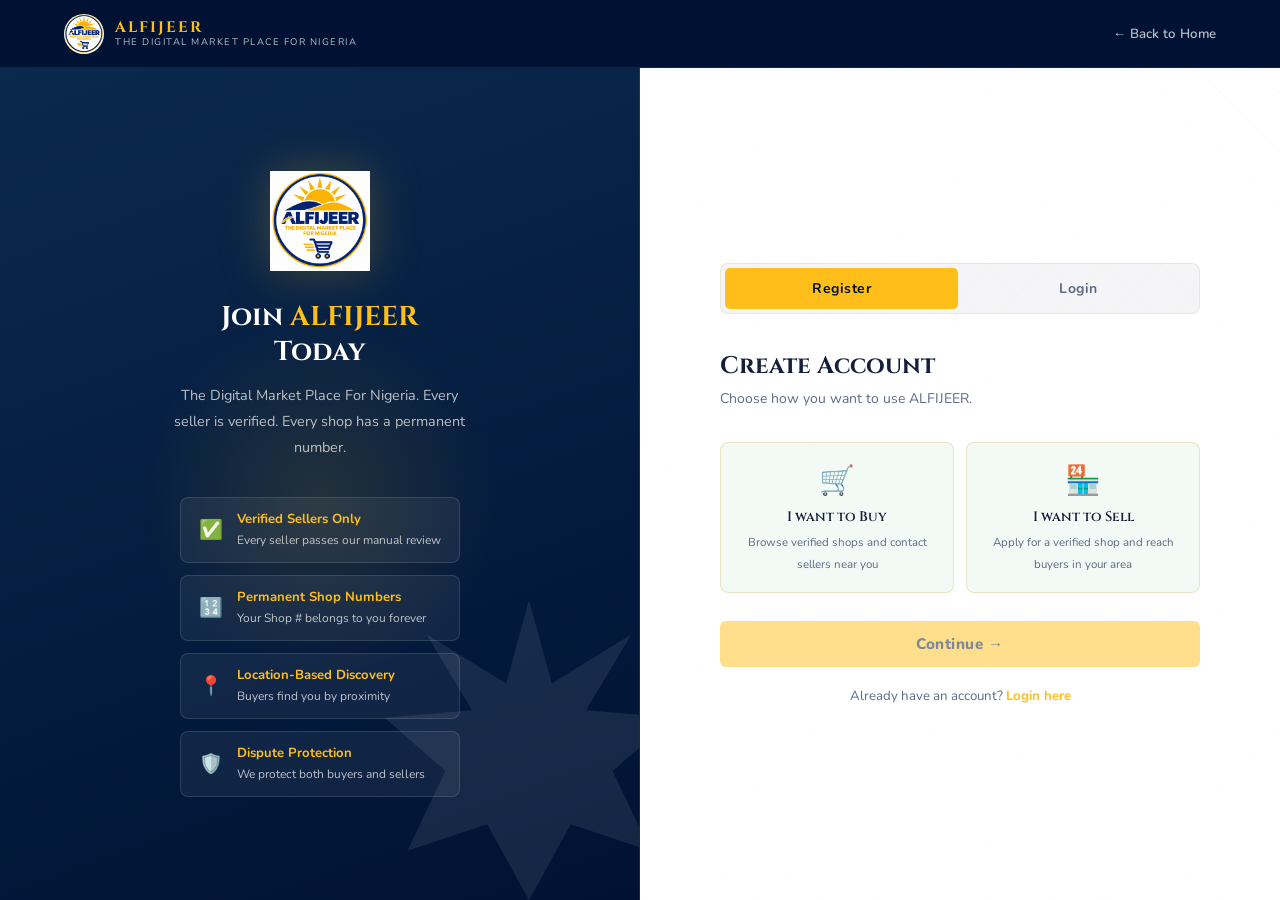
<file: admin.html>
<!DOCTYPE html>
<html lang="en" data-no-platform-guard>
<head>
<meta charset="UTF-8"/>
<meta name="viewport" content="width=device-width, initial-scale=1.0, viewport-fit=cover"/>
<title>Admin Panel — ALFIJEER</title>
<link href="https://fonts.googleapis.com/css2?family=Cinzel:wght@400;600;700&family=Nunito:wght@300;400;500;600;700;800&display=swap" rel="stylesheet"/>
<style>
    *, *::before, *::after { margin: 0; padding: 0; box-sizing: border-box; }
        :root {
      --green-deep:  #FFFFFF;
      --green-mid:   #F3F9F5;
      --green-light: #E3F2E8;
      --gold:        #FFBE1A;
      --gold-light:  #FFCF4D;
      --gold-dim:    #C99000;
      --emerald:     #FFBE1A;
      --emerald-dim: #C99000;
      --white:       #14203A;
      --white-dim:   #5C6B85;
      --dark:        #001233;
      --sidebar-w:   240px;
      --card-bg:     #FFFFFF;
      --border:      rgba(201,144,0,0.2);
      --bg:          #FFFFFF;
      --bg2:         #F3F9F5;

      --navy-deep:   #001233;
      --navy-mid:    #001E4D;
      --navy-light:  #0A294D;
      --on-navy:     #FFFFFF;
      --on-navy-dim: rgba(255,255,255,0.72);
    }
    body {
      font-family: 'Nunito', sans-serif;
      background: var(--green-deep);
      color: var(--white);
      min-height: 100vh;
      display: flex;
    }
    body::before {
      content: '';
      position: fixed; top:0; right:0; bottom:0; left:0;
      background-image:
        repeating-linear-gradient(45deg, transparent, transparent 50px, rgba(201,144,0,0.02) 50px, rgba(201,144,0,0.02) 51px),
        repeating-linear-gradient(-45deg, transparent, transparent 50px, rgba(201,144,0,0.02) 50px, rgba(201,144,0,0.02) 51px);
      pointer-events: none; z-index: 0;
    }

    /* ── SIDEBAR ── */
    .sidebar {
      position: fixed; top: 0; left: 0;
      width: var(--sidebar-w);
      height: 100vh;
      background: var(--navy-deep);
      border-right: 1px solid rgba(255,255,255,0.08);
      display: flex; flex-direction: column;
      z-index: 100; transition: transform 0.3s;
    }
    .sidebar-logo {
      padding: 24px 20px;
      border-bottom: 1px solid rgba(255,255,255,0.08);
      display: flex; align-items: center; gap: 10px;
      text-decoration: none;
    }
    .sidebar-logo img { width: 36px; height: 36px; border-radius:36px; object-fit: contain; }
    .sidebar-logo-text span:first-child {
      display: block; font-family: 'Cinzel', serif;
      font-size: 0.85rem; font-weight: 700; color: var(--gold); letter-spacing: 1.5px;
    }
    .sidebar-logo-text span:last-child {
      display: block; font-size: 0.58rem; color: var(--on-navy-dim);
      letter-spacing: 1px; text-transform: uppercase;
    }

    .sidebar-user {
      padding: 20px;
      border-bottom: 1px solid rgba(255,255,255,0.08);
      display: flex; align-items: center; gap: 12px;
    }
    .user-avatar {
      width: 40px; height: 40px; border-radius: 50%;
      background: linear-gradient(135deg, var(--navy-light), var(--gold-dim));
      display: flex; align-items: center; justify-content: center;
      font-size: 1rem; font-weight: 700; color: var(--gold);
      border: 1.5px solid var(--gold-dim);
      font-family: 'Cinzel', serif;
    }
    .user-info span:first-child { display: block; font-size: 0.82rem; font-weight: 700; color: var(--on-navy); }
    .user-info span:last-child { display: block; font-size: 0.7rem; color: var(--emerald); font-weight: 600; }

    .sidebar-nav { flex: 1; padding: 16px 0; overflow-y: auto; }
    .nav-section-label {
      padding: 8px 20px 4px;
      font-size: 0.62rem; font-weight: 700;
      color: var(--gold-dim); letter-spacing: 2px; text-transform: uppercase;
    }
    .nav-item {
      display: flex; align-items: center; gap: 12px;
      padding: 11px 20px; cursor: pointer;
      transition: all 0.25s; border-left: 2px solid transparent;
      color: var(--on-navy-dim); font-size: 0.85rem; font-weight: 600;
      text-decoration: none;
    }
    .nav-item:hover { background: rgba(255,255,255,0.06); color: var(--on-navy); border-left-color: var(--gold-dim); }
    .nav-item.active { background: rgba(255,255,255,0.08); color: var(--gold); border-left-color: var(--gold); }
    .nav-item .nav-icon { font-size: 1rem; min-width: 20px; text-align: center; }

    .sidebar-footer {
      padding: 16px 20px;
      border-top: 1px solid rgba(255,255,255,0.08);
    }
    .logout-btn {
      display: flex; align-items: center; gap: 10px;
      color: var(--on-navy-dim); font-size: 0.83rem; font-weight: 600;
      cursor: pointer; transition: color 0.3s; background: none; border: none;
      font-family: 'Nunito', sans-serif; padding: 0;
    }
    .logout-btn:hover { color: #e74c3c; }

    /* ── MAIN CONTENT ── */
    .main {
      margin-left: var(--sidebar-w);
      flex: 1; min-height: 100vh;
      position: relative; z-index: 1;
    }

    /* Top bar */
    .topbar {
      position: sticky; top: 0; z-index: 50;
      background: rgba(255,255,255,0.95);
      backdrop-filter: blur(12px);
      border-bottom: 1px solid var(--border);
      padding: 0 32px;
      height: 64px;
      display: flex; align-items: center; justify-content: space-between;
    }
    .topbar-left h1 {
      font-family: 'Cinzel', serif;
      font-size: 1.1rem; font-weight: 700; color: var(--white);
    }
    .topbar-left p { font-size: 0.75rem; color: var(--white-dim); margin-top: 2px; }

    .topbar-right { display: flex; align-items: center; gap: 16px; }
    .topbar-btn {
      width: 36px; height: 36px; border-radius: 6px;
      background: var(--card-bg); border: 1px solid var(--border);
      display: flex; align-items: center; justify-content: center;
      cursor: pointer; font-size: 1rem; transition: all 0.3s;
      color: var(--white-dim);
    }
    .topbar-btn:hover { border-color: var(--gold); color: var(--gold); }

    .hamburger-btn {
      display: none;
      width: 36px; height: 36px; background: none; border: none;
      cursor: pointer; flex-direction: column; gap: 5px;
      align-items: center; justify-content: center;
    }
    .hamburger-btn span { display: block; width: 20px; height: 2px; background: var(--gold); border-radius: 2px; }

    /* Page sections */
    .page-section { display: none; padding: 28px 32px; animation: fadeUp 0.4s ease both; }
    .page-section.active { display: block; }
    @keyframes fadeUp { from { opacity:0; transform:translateY(12px); } to { opacity:1; transform:translateY(0); } }

    /* Search bar */
    .search-hero {
      background: linear-gradient(135deg, var(--green-mid), var(--green-deep));
      border: 1px solid var(--border);
      border-radius: 12px; padding: 32px;
      margin-bottom: 28px; text-align: center;
      position: relative; overflow: hidden;
    }
    .search-hero::before {
      content: ''; position: absolute; top: -50%; right: -10%;
      width: 300px; height: 300px;
      background: radial-gradient(circle, rgba(201,144,0,0.06) 0%, transparent 70%);
      pointer-events: none;
    }
    .search-hero h2 {
      font-family: 'Cinzel', serif; font-size: 1.3rem;
      color: var(--white); margin-bottom: 6px;
    }
    .search-hero p { font-size: 0.85rem; color: var(--white-dim); margin-bottom: 20px; }
    .search-bar {
      display: flex; gap: 10px; max-width: 560px; margin: 0 auto;
    }
    .search-bar input {
      flex: 1; padding: 13px 18px;
      background: rgba(255,255,255,0.07);
      border: 1px solid rgba(201,144,0,0.25);
      border-radius: 6px; color: var(--white);
      font-family: 'Nunito', sans-serif; font-size: 0.9rem;
      outline: none; transition: border-color 0.3s;
    }
    .search-bar input::placeholder { color: rgba(92,107,133,0.85); }
    .search-bar input:focus { border-color: var(--gold); }
    .search-bar button {
      padding: 13px 24px; background: var(--gold);
      color: var(--dark); border: none; border-radius: 6px;
      font-family: 'Nunito', sans-serif; font-size: 0.9rem;
      font-weight: 800; cursor: pointer; transition: all 0.3s; white-space: nowrap;
    }
    .search-bar button:hover { background: var(--gold-light); }

    /* Stats row */
    .stats-row {
      display: grid; grid-template-columns: repeat(4, 1fr);
      gap: 16px; margin-bottom: 28px;
    }
    .stat-card {
      background: var(--card-bg); border: 1px solid var(--border);
      border-radius: 10px; padding: 20px;
      display: flex; align-items: center; gap: 14px;
      transition: all 0.3s;
    }
    .stat-card:hover { border-color: var(--gold-dim); transform: translateY(-2px); }
    .stat-icon {
      width: 44px; height: 44px; border-radius: 8px;
      display: flex; align-items: center; justify-content: center;
      font-size: 1.2rem; background: rgba(201,144,0,0.1);
      border: 1px solid rgba(201,144,0,0.2);
    }
    .stat-info .num {
      font-family: 'Cinzel', serif; font-size: 1.4rem;
      font-weight: 700; color: var(--gold); display: block;
    }
    .stat-info .lbl { font-size: 0.75rem; color: var(--white-dim); }

    /* Section heading */
    .section-heading {
      display: flex; align-items: center; justify-content: space-between;
      margin-bottom: 18px;
    }
    .section-heading h3 {
      font-family: 'Cinzel', serif; font-size: 1rem;
      font-weight: 600; color: var(--white);
    }
    .see-all {
      font-size: 0.78rem; color: var(--gold); cursor: pointer;
      text-decoration: none; font-weight: 700;
      transition: color 0.3s;
    }
    .see-all:hover { color: var(--gold-light); }

    /* Shop cards grid */
    .shops-grid {
      display: grid; grid-template-columns: repeat(auto-fill, minmax(240px,1fr));
      gap: 18px; margin-bottom: 32px;
    }
    .shop-card {
      background: var(--card-bg); border: 1px solid var(--border);
      border-radius: 10px; overflow: hidden; transition: all 0.3s; cursor: pointer;
    }
    .shop-card:hover { border-color: var(--gold-dim); transform: translateY(-4px); box-shadow: 0 12px 32px rgba(16,40,28,0.16); }
    .shop-thumb {
      height: 120px; display: flex; align-items: center; justify-content: center;
      font-size: 2.5rem; position: relative;
      background: linear-gradient(135deg, var(--green-mid), var(--green-light));
    }
    .shop-num {
      position: absolute; top: 10px; left: 10px;
      background: var(--gold); color: var(--dark);
      font-family: 'Cinzel', serif; font-size: 0.65rem; font-weight: 700;
      padding: 3px 8px; border-radius: 3px; letter-spacing: 1px;
    }
    .verified-pill {
      position: absolute; top: 10px; right: 10px;
      background: rgba(217,164,0,0.15); border: 1px solid var(--emerald);
      color: var(--emerald); font-size: 0.62rem; font-weight: 700;
      padding: 3px 8px; border-radius: 3px;
    }
    .shop-body { padding: 14px; }
    .shop-body h4 { font-family: 'Cinzel', serif; font-size: 0.88rem; color: var(--white); margin-bottom: 6px; }
    .shop-meta-row { display: flex; gap: 10px; margin-bottom: 12px; }
    .shop-meta-row span { font-size: 0.72rem; color: var(--white-dim); }
    .shop-footer-row {
      display: flex; align-items: center; justify-content: space-between;
      padding-top: 10px; border-top: 1px solid rgba(255,255,255,0.05);
    }
    .dist-tag { font-size: 0.72rem; color: var(--emerald); font-weight: 700; }
    .btn-sm {
      padding: 6px 14px; background: transparent;
      border: 1px solid var(--gold-dim); color: var(--gold);
      border-radius: 4px; font-family: 'Nunito', sans-serif;
      font-size: 0.72rem; font-weight: 700; cursor: pointer; transition: all 0.3s;
    }
    .btn-sm:hover { background: var(--gold); color: var(--dark); }

    /* Category pills */
    .cat-pills { display: flex; gap: 10px; flex-wrap: wrap; margin-bottom: 24px; }
    .cat-pill {
      padding: 8px 16px; border-radius: 20px;
      background: var(--card-bg); border: 1px solid var(--border);
      font-size: 0.8rem; font-weight: 700; color: var(--white-dim);
      cursor: pointer; transition: all 0.3s;
    }
    .cat-pill:hover, .cat-pill.active { background: rgba(201,144,0,0.12); border-color: var(--gold); color: var(--gold); }

    /* Saved shops list */
    .saved-list { display: flex; flex-direction: column; gap: 12px; }
    .saved-item {
      background: var(--card-bg); border: 1px solid var(--border);
      border-radius: 8px; padding: 16px 18px;
      display: flex; align-items: center; gap: 16px;
      transition: all 0.3s;
    }
    .saved-item:hover { border-color: var(--gold-dim); }
    .saved-icon {
      width: 48px; height: 48px; border-radius: 8px;
      background: linear-gradient(135deg, var(--green-mid), var(--green-light));
      display: flex; align-items: center; justify-content: center; font-size: 1.4rem;
      flex-shrink: 0;
    }
    .saved-info { flex: 1; }
    .saved-info h4 { font-family: 'Cinzel', serif; font-size: 0.85rem; color: var(--white); margin-bottom: 4px; }
    .saved-info p { font-size: 0.75rem; color: var(--white-dim); }
    .saved-actions { display: flex; gap: 8px; }
    .btn-icon {
      width: 32px; height: 32px; border-radius: 5px;
      background: transparent; border: 1px solid var(--border);
      display: flex; align-items: center; justify-content: center;
      cursor: pointer; font-size: 0.85rem; transition: all 0.3s; color: var(--white-dim);
    }
    .btn-icon:hover { border-color: var(--gold); color: var(--gold); }
    .btn-icon.danger:hover { border-color: #e74c3c; color: #e74c3c; }

    /* Profile form */
    .profile-grid { display: grid; grid-template-columns: 1fr 1fr; gap: 18px; }
    .form-group { margin-bottom: 0; }
    .form-group.full { grid-column: 1 / -1; }
    label {
      display: block; font-size: 0.75rem; font-weight: 700;
      color: var(--white-dim); margin-bottom: 7px;
      letter-spacing: 0.5px; text-transform: uppercase;
    }
    input[type="text"], input[type="email"], input[type="tel"], select {
      width: 100%; padding: 11px 14px;
      background: rgba(255,255,255,0.05);
      border: 1px solid rgba(201,144,0,0.2);
      border-radius: 6px; color: var(--white);
      font-family: 'Nunito', sans-serif; font-size: 0.875rem;
      outline: none; transition: border-color 0.3s; appearance: none;
    }
    input:focus, select:focus { border-color: var(--gold); box-shadow: 0 0 0 3px rgba(201,144,0,0.08); }
    input::placeholder { color: rgba(92,107,133,0.85); }
    select option { background: var(--green-deep); }

    .btn-save {
      padding: 11px 28px; background: var(--gold); color: var(--dark);
      border: none; border-radius: 6px; font-family: 'Nunito', sans-serif;
      font-size: 0.875rem; font-weight: 800; cursor: pointer; transition: all 0.3s;
    }
    .btn-save:hover { background: var(--gold-light); transform: translateY(-1px); }

    /* Shop detail modal overlay */
    .modal-overlay {
      display: none; position: fixed; top:0; right:0; bottom:0; left:0;
      background: rgba(16,40,28,0.65); z-index: 999;
      align-items: center; justify-content: center; padding: 20px;
    }
    .modal-overlay.open { display: flex; }
    .modal {
      background: var(--green-deep);
      border: 1px solid var(--border); border-radius: 12px;
      width: 100%; max-width: 560px; max-height: 85vh; overflow-y: auto;
      animation: fadeUp 0.3s ease both;
    }
    .modal-header {
      padding: 20px 24px; border-bottom: 1px solid var(--border);
      display: flex; align-items: center; justify-content: space-between;
    }
    .modal-header h3 { font-family: 'Cinzel', serif; font-size: 1.1rem; color: var(--white); }
    .modal-close {
      background: none; border: none; color: var(--white-dim);
      font-size: 1.2rem; cursor: pointer; transition: color 0.3s;
    }
    .modal-close:hover { color: var(--gold); }
    .modal-body { padding: 24px; }
    .modal-shop-banner {
      height: 140px; border-radius: 8px; margin-bottom: 20px;
      background: linear-gradient(135deg, var(--green-mid), var(--green-light));
      display: flex; align-items: center; justify-content: center;
      font-size: 3.5rem; position: relative;
    }
    .modal-num {
      position: absolute; top: 12px; left: 12px;
      background: var(--gold); color: var(--dark);
      font-family: 'Cinzel', serif; font-size: 0.75rem; font-weight: 700;
      padding: 4px 12px; border-radius: 4px; letter-spacing: 1px;
    }
    .modal-verified {
      position: absolute; top: 12px; right: 12px;
      background: rgba(217,164,0,0.15); border: 1px solid var(--emerald);
      color: var(--emerald); font-size: 0.72rem; font-weight: 700;
      padding: 4px 12px; border-radius: 4px;
    }
    .modal-shop-name { font-family: 'Cinzel', serif; font-size: 1.2rem; color: var(--white); margin-bottom: 8px; }
    .modal-detail-row { display: flex; gap: 8px; margin-bottom: 16px; flex-wrap: wrap; }
    .modal-tag {
      background: var(--card-bg); border: 1px solid var(--border);
      border-radius: 4px; padding: 4px 10px;
      font-size: 0.75rem; color: var(--white-dim);
    }
    .modal-contact-row { display: flex; gap: 10px; margin-bottom: 20px; }
    .btn-call, .btn-whatsapp, .btn-directions {
      display: flex; align-items: center; justify-content: center;
      text-align: center; text-decoration: none;
    }
    .btn-call {
      flex: 1; padding: 11px; background: rgba(217,164,0,0.1);
      border: 1px solid var(--emerald); border-radius: 6px;
      color: var(--emerald); font-family: 'Nunito', sans-serif;
      font-size: 0.875rem; font-weight: 700; cursor: pointer; transition: all 0.3s;
    }
    .btn-call:hover { background: var(--emerald); color: var(--dark); }
    .btn-whatsapp {
      flex: 1; padding: 11px; background: rgba(37,211,102,0.1);
      border: 1px solid #25D366; border-radius: 6px;
      color: #25D366; font-family: 'Nunito', sans-serif;
      font-size: 0.875rem; font-weight: 700; cursor: pointer; transition: all 0.3s;
    }
    .btn-whatsapp:hover { background: #25D366; color: var(--dark); }
    .btn-directions {
      flex: 1; padding: 11px; background: rgba(0,18,51,0.05);
      border: 1px solid var(--navy-light); border-radius: 6px;
      color: var(--navy-light); font-family: 'Nunito', sans-serif;
      font-size: 0.875rem; font-weight: 700; cursor: pointer; transition: all 0.3s;
    }
    .btn-directions:hover { background: var(--navy-deep); color: #fff; }
    .modal-products h4 {
      font-family: 'Cinzel', serif; font-size: 0.85rem;
      color: var(--gold); margin-bottom: 12px;
    }
    .product-grid { display: grid; grid-template-columns: repeat(3,1fr); gap: 10px; }
    .product-card {
      background: var(--card-bg); border: 1px solid var(--border);
      border-radius: 7px; overflow: hidden;
    }
    .product-img {
      height: 70px; background: linear-gradient(135deg, var(--green-mid), var(--green-light));
      display: flex; align-items: center; justify-content: center; font-size: 1.5rem;
    }
    .product-info { padding: 8px; }
    .product-info p { font-size: 0.72rem; color: var(--white-dim); margin-bottom: 2px; }
    .product-info strong { font-size: 0.78rem; color: var(--gold); }

    /* ── CART BUTTON in topbar ── */
    .cart-btn {
      position: relative;
      width: 36px; height: 36px; border-radius: 6px;
      background: var(--card-bg); border: 1px solid var(--border);
      display: flex; align-items: center; justify-content: center;
      cursor: pointer; font-size: 1.1rem; transition: all 0.3s;
      color: var(--white-dim);
    }
    .cart-btn:hover { border-color: var(--gold); color: var(--gold); }
    .cart-count {
      position: absolute; top: -6px; right: -6px;
      background: var(--gold); color: var(--dark);
      font-size: 0.6rem; font-weight: 800;
      width: 18px; height: 18px; border-radius: 50%;
      display: none; align-items: center; justify-content: center;
      font-family: 'Cinzel', serif;
    }
    .cart-count.visible { display: flex; }

    /* ── CART DRAWER ── */
    .cart-overlay {
      display: none; position: fixed; top:0; right:0; bottom:0; left:0;
      background: rgba(16,40,28,0.55); z-index: 1100;
    }
    .cart-overlay.open { display: block; }
    .cart-drawer {
      position: fixed; top: 0; right: -420px;
      width: 100%; max-width: 420px; height: 100vh;
      background: #FFFFFF; border-left: 1px solid rgba(201,144,0,0.25);
      z-index: 1200; display: flex; flex-direction: column;
      transition: right 0.35s cubic-bezier(.4,0,.2,1);
      box-shadow: -8px 0 40px rgba(16,40,28,0.14);
    }
    .cart-drawer.open { right: 0; }
    .cart-header {
      padding: 20px 24px; border-bottom: 1px solid rgba(201,144,0,0.15);
      display: flex; align-items: center; justify-content: space-between;
      background: rgba(255,255,255,0.8);
    }
    .cart-header h3 {
      font-family: 'Cinzel', serif; font-size: 1rem;
      color: var(--gold); display: flex; align-items: center; gap: 8px;
    }
    .cart-close {
      background: none; border: none; color: var(--white-dim);
      font-size: 1.2rem; cursor: pointer; transition: color 0.3s;
    }
    .cart-close:hover { color: var(--gold); }
    .cart-shop-info {
      padding: 14px 24px;
      background: rgba(201,144,0,0.05);
      border-bottom: 1px solid rgba(201,144,0,0.1);
    }
    .cart-shop-info p { font-size: 0.78rem; color: var(--white-dim); }
    .cart-shop-info strong { color: var(--gold); font-size: 0.85rem; }
    .cart-items {
      flex: 1; overflow-y: auto; padding: 16px 24px;
      display: flex; flex-direction: column; gap: 12px;
    }
    .cart-empty {
      flex: 1; display: flex; flex-direction: column;
      align-items: center; justify-content: center;
      color: var(--white-dim); text-align: center; padding: 40px;
    }
    .cart-empty span { font-size: 3rem; margin-bottom: 12px; display: block; }
    .cart-empty p { font-size: 0.85rem; }
    .cart-item {
      background: rgba(255,255,255,0.04); border: 1px solid rgba(201,144,0,0.12);
      border-radius: 8px; padding: 12px 14px;
      display: flex; align-items: center; gap: 12px;
    }
    .ci-icon {
      width: 44px; height: 44px; border-radius: 6px;
      background: linear-gradient(135deg, var(--green-mid), var(--green-light));
      display: flex; align-items: center; justify-content: center;
      font-size: 1.2rem; flex-shrink: 0;
    }
    .ci-info { flex: 1; }
    .ci-info p { font-size: 0.83rem; font-weight: 700; color: var(--white); margin-bottom: 2px; }
    .ci-info span { font-size: 0.75rem; color: var(--gold); font-weight: 700; }
    .ci-qty {
      display: flex; align-items: center; gap: 6px;
    }
    .ci-qty button {
      width: 24px; height: 24px; border-radius: 4px;
      background: rgba(201,144,0,0.1); border: 1px solid rgba(201,144,0,0.25);
      color: var(--gold); font-size: 0.9rem; font-weight: 700;
      cursor: pointer; display: flex; align-items: center; justify-content: center;
      transition: all 0.2s; line-height: 1;
    }
    .ci-qty button:hover { background: var(--gold); color: var(--dark); }
    .ci-qty span { font-size: 0.85rem; font-weight: 700; color: var(--white); min-width: 20px; text-align: center; }
    .ci-remove {
      background: none; border: none; color: rgba(231,76,60,0.6);
      cursor: pointer; font-size: 0.9rem; padding: 4px; transition: color 0.2s;
    }
    .ci-remove:hover { color: #e74c3c; }

    .cart-footer {
      padding: 16px 24px; border-top: 1px solid rgba(201,144,0,0.15);
      background: rgba(255,255,255,0.8);
    }
    .cart-totals {
      background: rgba(201,144,0,0.05); border: 1px solid rgba(201,144,0,0.15);
      border-radius: 8px; padding: 14px 16px; margin-bottom: 14px;
    }
    .cart-total-row {
      display: flex; justify-content: space-between; align-items: center;
      margin-bottom: 6px; font-size: 0.82rem; color: var(--white-dim);
    }
    .cart-total-row:last-child {
      margin-bottom: 0; padding-top: 10px;
      border-top: 1px solid rgba(201,144,0,0.15);
      font-size: 1rem; font-weight: 800;
      color: var(--white);
    }
    .cart-total-row:last-child span:last-child { color: var(--gold); font-family: 'Cinzel', serif; font-size: 1.1rem; }
    .btn-send-order {
      width: 100%; padding: 14px;
      background: linear-gradient(135deg, var(--gold), var(--gold-light));
      color: var(--dark); border: none; border-radius: 8px;
      font-family: 'Nunito', sans-serif; font-size: 0.95rem; font-weight: 800;
      cursor: pointer; transition: all 0.3s; letter-spacing: 0.3px;
    }
    .btn-send-order:hover { transform: translateY(-2px); box-shadow: 0 8px 20px rgba(201,144,0,0.3); }
    .btn-clear-cart {
      width: 100%; padding: 10px; margin-top: 8px;
      background: transparent; border: 1px solid rgba(255,255,255,0.08);
      border-radius: 6px; color: var(--white-dim); font-family: 'Nunito', sans-serif;
      font-size: 0.82rem; font-weight: 700; cursor: pointer; transition: all 0.3s;
    }
    .btn-clear-cart:hover { border-color: #e74c3c; color: #e74c3c; }

    /* ── ADD TO CART btn inside product card ── */
    .btn-add-cart {
      width: 100%; padding: 7px 10px; margin-top: 6px;
      background: rgba(201,144,0,0.1); border: 1px solid var(--gold-dim);
      border-radius: 4px; color: var(--gold); font-family: 'Nunito', sans-serif;
      font-size: 0.7rem; font-weight: 800; cursor: pointer; transition: all 0.25s;
    }
    .btn-add-cart:hover { background: var(--gold); color: var(--dark); }
    .btn-add-cart.added { background: var(--emerald); border-color: var(--emerald); color: var(--dark); }

    /* Order confirmation modal */
    .order-confirm-modal {
      display: none; position: fixed; top:0; right:0; bottom:0; left:0;
      background: rgba(16,40,28,0.7); z-index: 1400;
      align-items: center; justify-content: center; padding: 20px;
    }
    .order-confirm-modal.open { display: flex; }
    .order-confirm-box {
      background: var(--green-deep); border: 1px solid rgba(217,164,0,0.3);
      border-radius: 16px; padding: 40px 32px; max-width: 460px; width: 100%;
      text-align: center; animation: fadeUp 0.35s ease both;
    }
    .order-success-icon { font-size: 3.5rem; margin-bottom: 16px; display: block; }
    .order-confirm-box h3 { font-family: 'Cinzel', serif; font-size: 1.2rem; color: var(--emerald); margin-bottom: 10px; }
    .order-confirm-box p { font-size: 0.85rem; color: var(--white-dim); line-height: 1.7; margin-bottom: 20px; }
    .order-summary-box {
      background: rgba(201,144,0,0.07); border: 1px solid rgba(201,144,0,0.2);
      border-radius: 8px; padding: 14px 18px; margin-bottom: 20px; text-align: left;
    }
    .order-summary-box .osr { display: flex; justify-content: space-between; font-size: 0.8rem; margin-bottom: 5px; }
    .order-summary-box .osr span:first-child { color: var(--white-dim); }
    .order-summary-box .osr span:last-child { color: var(--white); font-weight: 700; }
    .order-summary-box .osr.total span:last-child { color: var(--gold); font-family: 'Cinzel', serif; font-size: 0.95rem; }
    .btn-ok-order {
      padding: 12px 36px; background: var(--gold); color: var(--dark);
      border: none; border-radius: 8px; font-family: 'Nunito', sans-serif;
      font-size: 0.95rem; font-weight: 800; cursor: pointer; transition: all 0.3s;
    }
    .btn-ok-order:hover { background: var(--gold-light); }

    /* Responsive */
    @media (max-width: 900px) {
      .sidebar { transform: translateX(-100%); }
      .sidebar.open { transform: translateX(0); }
      .main { margin-left: 0; }
      .hamburger-btn { display: flex; }
      .stats-row { grid-template-columns: 1fr 1fr; }
    }
    @media (max-width: 520px) {
      .stats-row { grid-template-columns: 1fr; }
      .page-section { padding: 18px 16px; }
      .topbar { padding: 0 16px; }
      .profile-grid { grid-template-columns: 1fr; }
      .cart-drawer { max-width: 100%; }
    }

    /* ═══════════════ ADMIN-SPECIFIC ═══════════════ */
    .tab-row { display: flex; gap: 8px; margin-bottom: 20px; flex-wrap: wrap; }
    .tab-btn {
      padding: 9px 18px; border-radius: 20px; border: 1px solid var(--border);
      background: #fff; color: var(--white-dim); font-family: 'Nunito', sans-serif;
      font-size: 0.8rem; font-weight: 700; cursor: pointer; display: flex; align-items: center; gap: 6px;
    }
    .tab-btn .count-badge {
      background: rgba(201,144,0,0.12); color: var(--gold-dim); font-size: 0.68rem;
      padding: 1px 7px; border-radius: 10px; font-weight: 800;
    }
    .tab-btn.active { background: var(--dark); color: var(--gold); border-color: var(--dark); }
    .tab-btn.active .count-badge { background: rgba(255,190,26,0.18); color: var(--gold); }

    .admin-table-wrap { background: #fff; border: 1px solid var(--border); border-radius: 14px; overflow: hidden; }
    table.admin-table { width: 100%; border-collapse: collapse; font-size: 0.82rem; }
    table.admin-table th {
      text-align: left; padding: 12px 16px; background: rgba(201,144,0,0.05);
      color: var(--white-dim); font-size: 0.7rem; text-transform: uppercase; letter-spacing: 0.5px;
      font-weight: 800; border-bottom: 1px solid var(--border);
    }
    table.admin-table td { padding: 12px 16px; border-bottom: 1px solid var(--border); vertical-align: middle; }
    table.admin-table tr:last-child td { border-bottom: none; }
    table.admin-table tr:hover td { background: rgba(201,144,0,0.02); }

    .shop-cell { display: flex; align-items: center; gap: 10px; }
    .shop-cell .thumb {
      width: 38px; height: 38px; border-radius: 8px; background: var(--bg2);
      display: flex; align-items: center; justify-content: center; font-size: 1.1rem; flex-shrink: 0;
      overflow: hidden;
    }
    .shop-cell .thumb img { width: 100%; height: 100%; object-fit: contain; }
    .shop-cell .name { font-weight: 700; color: var(--white); font-size: 0.82rem; }
    .shop-cell .sub { font-size: 0.7rem; color: var(--white-dim); }

    .status-pill {
      display: inline-flex; align-items: center; gap: 5px; padding: 4px 11px;
      border-radius: 20px; font-size: 0.68rem; font-weight: 800; text-transform: uppercase; letter-spacing: 0.3px;
    }
    .status-pending { background: rgba(243,156,18,0.12); color: #C9750A; }
    .status-approved { background: rgba(74,222,128,0.14); color: #16803C; }
    .status-rejected { background: rgba(231,76,60,0.12); color: #C0392B; }
    .status-suspended { background: rgba(92,107,133,0.14); color: #5C6B85; }

    .row-actions { display: flex; gap: 6px; flex-wrap: wrap; }
    .act-btn {
      padding: 6px 12px; border-radius: 7px; border: 1px solid var(--border);
      background: #fff; font-family: 'Nunito', sans-serif; font-size: 0.72rem; font-weight: 800;
      cursor: pointer; display: inline-flex; align-items: center; gap: 4px;
    }
    .act-approve { border-color: rgba(74,222,128,0.4); color: #16803C; }
    .act-approve:hover { background: rgba(74,222,128,0.1); }
    .act-reject { border-color: rgba(231,76,60,0.4); color: #C0392B; }
    .act-reject:hover { background: rgba(231,76,60,0.08); }
    .act-suspend { border-color: rgba(92,107,133,0.4); color: #5C6B85; }
    .act-suspend:hover { background: rgba(92,107,133,0.08); }
    .act-view { color: var(--gold-dim); border-color: rgba(201,144,0,0.35); }
    .act-view:hover { background: rgba(201,144,0,0.08); }

    .admin-toolbar { display: flex; gap: 10px; margin-bottom: 16px; flex-wrap: wrap; align-items: center; justify-content: space-between; }
    .admin-search { position: relative; flex: 1; min-width: 220px; max-width: 340px; }
    .admin-search input {
      width: 100%; padding: 10px 14px 10px 36px; border-radius: 9px; border: 1px solid var(--border);
      font-family: 'Nunito', sans-serif; font-size: 0.82rem; background: #fff; color: var(--white);
    }
    .admin-search input:focus { border-color: var(--gold); outline: none; }
    .admin-search .icon { position: absolute; left: 12px; top: 50%; transform: translateY(-50%); color: var(--white-dim); font-size: 0.85rem; }

    .empty-row td { text-align: center; color: var(--white-dim); padding: 40px 20px; font-size: 0.85rem; }

    /* Reject / confirm modal (reuses .modal-overlay / .modal from base) */
    .reject-reason { width: 100%; padding: 10px 12px; border: 1px solid var(--border); border-radius: 8px;
      font-family: 'Nunito', sans-serif; font-size: 0.85rem; resize: vertical; min-height: 80px; margin: 10px 0 16px; }
    .modal-footer-row { display: flex; gap: 10px; justify-content: flex-end; }
    .btn-cancel { padding: 10px 18px; border-radius: 8px; border: 1px solid var(--border); background: #fff;
      font-family: 'Nunito', sans-serif; font-weight: 700; font-size: 0.82rem; cursor: pointer; color: var(--white-dim); }
    .btn-confirm-danger { padding: 10px 18px; border-radius: 8px; border: none; background: #e74c3c; color: #fff;
      font-family: 'Nunito', sans-serif; font-weight: 800; font-size: 0.82rem; cursor: pointer; }

    .disclaimer-banner {
      background: rgba(255,190,26,0.08); border: 1px solid rgba(255,190,26,0.3); border-radius: 10px;
      padding: 10px 16px; font-size: 0.75rem; color: var(--white-dim); margin-bottom: 18px; line-height: 1.6;
    }
    .disclaimer-banner strong { color: var(--gold-dim); }

    @media (max-width: 700px) {
      .admin-table-wrap { overflow-x: auto; }
      table.admin-table { min-width: 640px; }
    }

    /* ══ NEW ADMIN SECTIONS ══ */
    .offline-strip { background:#e74c3c; color:#fff; padding:10px 18px; font-size:.82rem; cursor:pointer; text-align:center; position:sticky; top:64px; z-index:40; }
    .an-kpis { display:grid; grid-template-columns:repeat(4,1fr); gap:12px; margin-bottom:12px; }
    .kpi { background:#fff; border:1px solid var(--border); border-radius:14px; padding:14px 16px; display:flex; flex-direction:column; gap:2px; }
    .kpi-l { font-size:.7rem; font-weight:800; text-transform:uppercase; letter-spacing:.4px; color:var(--white-dim); }
    .kpi-n { font-family:'Cinzel',serif; font-size:1.7rem; font-weight:700; color:var(--white); line-height:1.2; }
    .an-kpis.small .kpi-n { font-size:1.15rem; }
    .kpi-d { font-size:.72rem; font-weight:800; }
    .kpi-d.up { color:#16803C; } .kpi-d.down { color:#C0392B; } .kpi-d.flat { color:var(--white-dim); }
    .an-callout { background:#FFF7E0; border:1px solid rgba(201,144,0,.4); border-left:4px solid #C99000; border-radius:12px; padding:12px 14px; margin:16px 0 4px; font-size:.84rem; line-height:1.6; cursor:pointer; }
    .chip-scroll { display:flex; gap:8px; overflow-x:auto; padding:14px 0 12px; scrollbar-width:none; }
    .chip-scroll::-webkit-scrollbar { display:none; }
    .chip { flex-shrink:0; padding:9px 14px; border-radius:20px; border:1px solid var(--border); background:#fff; font:800 .76rem 'Nunito',sans-serif; color:var(--white-dim); cursor:pointer; white-space:nowrap; }
    .chip.on { background:var(--dark); color:var(--gold); border-color:var(--dark); }
    .an-sort { padding:10px 12px; border-radius:9px; border:1px solid var(--border); background:#fff; font:700 .8rem 'Nunito',sans-serif; color:var(--white); }
    table.an-table { min-width:1100px; }
    table.an-table th.num, table.an-table td.num { text-align:right; font-variant-numeric:tabular-nums; }
    table.an-table td.num b { color:var(--white); }
    table.an-table td.zero { color:#b6bfcd; }
    table.an-table th:first-child, table.an-table td:first-child { position:sticky; left:0; background:#fff; z-index:1; box-shadow:2px 0 0 var(--border); }
    .an-desktop { overflow-x:auto; }
    .an-mobile { display:none; }
    .act-chip { display:inline-block; padding:3px 10px; border-radius:20px; font-size:.68rem; font-weight:800; white-space:nowrap; }
    .act-VERY_ACTIVE { background:#FFE9D6; color:#C2540A; } .act-ACTIVE { background:rgba(74,222,128,.15); color:#16803C; }
    .act-QUIET { background:#EEF1F6; color:#5C6B85; } .act-STOPPED { background:rgba(231,76,60,.13); color:#C0392B; }
    .act-NO_ORDERS { background:#F3F4F7; color:#8a94a6; }
    .alert-tag { display:inline-block; margin:3px 4px 0 0; padding:2px 8px; border-radius:6px; background:rgba(231,76,60,.1); color:#C0392B; font-size:.66rem; font-weight:800; }
    .an-note { font-size:.74rem; color:var(--white-dim); line-height:1.7; margin-top:14px; }

    .form-card-a { background:#fff; border:1px solid var(--border); border-radius:16px; padding:20px; margin-bottom:16px; }
    .form-card-a h3 { font-family:'Cinzel',serif; font-size:1rem; color:var(--white); margin-bottom:6px; }
    .form-card-a .hint { font-size:.8rem; color:var(--white-dim); line-height:1.65; margin-bottom:14px; }
    .fl { display:block; font-size:.7rem; font-weight:800; text-transform:uppercase; letter-spacing:.4px; color:var(--white-dim); margin:14px 0 6px; }
    .form-card-a input[type=text], .form-card-a textarea, .form-card-a select { width:100%; padding:12px 14px; border:1.5px solid var(--border); border-radius:12px; font:600 16px 'Nunito',sans-serif; color:var(--white); background:#fff; outline:none; }
    .form-card-a textarea { min-height:100px; resize:vertical; }
    .form-card-a input:focus, .form-card-a textarea:focus, .form-card-a select:focus { border-color:var(--gold); }
    .seg { display:flex; gap:6px; flex-wrap:wrap; }
    .seg button { flex:1; min-width:90px; padding:11px 8px; border-radius:12px; border:1.5px solid var(--border); background:#fff; font:800 .78rem 'Nunito',sans-serif; color:var(--white-dim); cursor:pointer; }
    .seg button.on { border-color:var(--gold); background:#FFF7E0; color:#6b4b00; }
    .tpl-row { display:flex; gap:8px; overflow-x:auto; padding-bottom:6px; scrollbar-width:none; }
    .tpl-row::-webkit-scrollbar { display:none; }
    .tpl { flex-shrink:0; padding:8px 12px; border-radius:20px; border:1px dashed var(--gold-dim); background:#FFFBEF; font:800 .72rem 'Nunito',sans-serif; color:#6b4b00; cursor:pointer; white-space:nowrap; }
    .check { display:flex; gap:10px; align-items:center; margin:16px 0 4px; font-size:.84rem; font-weight:700; color:var(--white); text-transform:none; letter-spacing:0; }
    .check input { width:20px; height:20px; accent-color:#C99000; }
    .btn-gold { background:var(--gold); color:var(--dark); border:0; border-radius:12px; padding:14px 20px; font:800 .9rem 'Nunito',sans-serif; cursor:pointer; margin-top:16px; }
    .btn-gold:disabled { opacity:.5; }
    .btn-gold.danger { background:#e74c3c; color:#fff; }
    .btn-ghost { background:#fff; color:var(--white-dim); border:1.5px solid var(--border); border-radius:12px; padding:14px 18px; font:800 .86rem 'Nunito',sans-serif; cursor:pointer; margin-top:16px; }
    .btn-row { display:flex; gap:10px; flex-wrap:wrap; } .btn-row > button { flex:1; min-width:140px; }
    .muted { color:var(--white-dim); font-size:.8rem; }
    .status-hero { display:flex; gap:14px; align-items:center; border-radius:16px; padding:16px 18px; margin-bottom:16px; background:#E9F8EF; border:1px solid rgba(22,128,60,.3); }
    .status-hero.off { background:#FDECEA; border-color:rgba(231,76,60,.45); }
    .status-hero .sh-ic { font-size:1.9rem; }
    .status-hero b { display:block; font-size:1rem; color:var(--white); } .status-hero small { color:var(--white-dim); font-size:.8rem; }
    .ann-item { background:#fff; border:1px solid var(--border); border-radius:14px; padding:14px 16px; margin-bottom:10px; }
    .ann-item.hidden-ann { opacity:.6; }
    .ann-top { display:flex; gap:8px; align-items:center; flex-wrap:wrap; margin-bottom:6px; }
    .ann-item b { font-size:.92rem; color:var(--white); } .ann-item p { font-size:.82rem; color:var(--white-dim); line-height:1.6; white-space:pre-line; margin:4px 0 10px; }
    .ann-meta { font-size:.7rem; color:var(--white-dim); }
    .main { min-width:0; }
    .page-section { min-width:0; max-width:100%; }
    .an-sort { width:auto; min-width:170px; }
    .tabbar, .fab, .sheet-overlay { display:none; }

    /* ══ MOBILE APP LAYOUT ══ */
    @media (max-width:900px) {
      body { display:block; background:#F4F6FA; -webkit-tap-highlight-color:transparent; }
      body::before { display:none; }
      .sidebar { display:none; }
      .hamburger-btn { display:none !important; }
      .main { margin-left:0; padding-bottom:calc(80px + env(safe-area-inset-bottom)); min-height:100vh; min-height:100dvh; }
      .topbar { background:var(--navy-deep); border-bottom:none; height:auto; min-height:58px; padding:calc(10px + env(safe-area-inset-top)) 16px 10px; box-shadow:0 2px 12px rgba(0,18,51,.25); }
      .topbar-left h1 { color:var(--gold); font-size:1.02rem; }
      .topbar-left p { color:rgba(255,255,255,.7); font-size:.72rem; max-width:64vw; overflow:hidden; text-overflow:ellipsis; white-space:nowrap; }
      .topbar-btn { background:rgba(255,255,255,.1); border-color:rgba(255,255,255,.18); color:#fff; }
      .offline-strip { top:0; position:static; }
      .page-section { padding:16px 14px 24px; }
      .stats-row { grid-template-columns:repeat(2,minmax(0,1fr)); gap:10px; }
      .stat-card { min-width:0; gap:8px; } .stat-info { min-width:0; } .stat-info .num { font-size:1.2rem; } .stat-info .lbl { font-size:.68rem; }
      .stat-icon { font-size:1.2rem; }
      .stat-card { padding:12px; border-radius:14px; }
      .an-kpis { grid-template-columns:1fr 1fr; gap:10px; }
      .kpi { padding:12px; border-radius:14px; } .kpi-n { font-size:1.45rem; } .an-kpis.small .kpi-n { font-size:1.05rem; }
      .admin-search { max-width:none; min-width:0; flex:1 1 100%; }
      .admin-search input { font-size:16px; padding:13px 14px 13px 38px; border-radius:12px; }
      .an-sort { flex:1 1 100%; font-size:16px; padding:12px; border-radius:12px; }
      .tab-row { flex-wrap:nowrap; overflow-x:auto; scrollbar-width:none; }
      .tab-row::-webkit-scrollbar { display:none; }
      .tab-btn { flex-shrink:0; }

      /* tables become cards */
      .admin-table-wrap { background:none; border:none; overflow:visible; border-radius:0; }
      table.admin-table { min-width:0 !important; display:block; }
      table.admin-table thead { display:none; }
      table.admin-table tbody { display:block; }
      table.admin-table tr { display:block; background:#fff; border:1px solid var(--border); border-radius:16px; padding:12px 14px; margin-bottom:10px; }
      table.admin-table td { display:flex; justify-content:space-between; align-items:center; gap:12px; padding:6px 0; border:none; text-align:right; font-size:.82rem; }
      table.admin-table td::before { content:attr(data-label); font-size:.66rem; font-weight:800; color:var(--white-dim); text-transform:uppercase; letter-spacing:.3px; text-align:left; flex-shrink:0; }
      table.admin-table td:first-child { display:block; text-align:left; padding-bottom:10px; margin-bottom:4px; border-bottom:1px dashed var(--border); }
      table.admin-table td:first-child::before, table.admin-table td:last-child::before { display:none; }
      table.admin-table td:last-child:not(:first-child) { display:block; text-align:left; padding-top:10px; }
      table.admin-table .empty-row td { display:block; text-align:center; }
      table.admin-table .empty-row td::before { display:none; }
      table.admin-table tr:hover td { background:none; }
      .row-actions .act-btn { padding:10px 14px; border-radius:10px; font-size:.78rem; }
      .an-desktop { display:none; }
      .an-mobile { display:block; }

      .shop-an { background:#fff; border:1px solid var(--border); border-radius:18px; padding:14px; margin-bottom:12px; }
      .shop-an .hd { display:flex; justify-content:space-between; align-items:flex-start; gap:10px; margin-bottom:12px; }
      .shop-an .hd b { display:block; font-size:.95rem; color:var(--white); } .shop-an .hd small { color:var(--white-dim); font-size:.72rem; }
      .shop-an .strip { display:grid; grid-template-columns:repeat(4,1fr); gap:6px; margin-bottom:12px; }
      .shop-an .strip div { background:#F6F8FB; border-radius:12px; padding:8px 4px; text-align:center; }
      .shop-an .strip span { display:block; font-family:'Cinzel',serif; font-weight:700; font-size:1.2rem; color:var(--white); }
      .shop-an .strip small { font-size:.62rem; font-weight:800; color:var(--white-dim); text-transform:uppercase; }
      .shop-an .strip div.zero span { color:#b6bfcd; }
      .shop-an .grid { display:grid; grid-template-columns:1fr 1fr; gap:6px 14px; font-size:.78rem; }
      .shop-an .grid div { display:flex; justify-content:space-between; border-bottom:1px solid #f0f2f6; padding:4px 0; color:var(--white-dim); }
      .shop-an .grid b { color:var(--white); }

      .tabbar { display:flex; position:fixed; left:0; right:0; bottom:0; z-index:900; background:#fff; border-top:1px solid rgba(0,18,51,.1); padding:6px 4px calc(6px + env(safe-area-inset-bottom)); box-shadow:0 -4px 18px rgba(0,18,51,.08); }
      .tab { flex:1; position:relative; background:none; border:none; display:flex; flex-direction:column; align-items:center; gap:2px; padding:6px 0; color:#7a8699; font:700 .66rem 'Nunito',sans-serif; cursor:pointer; min-height:48px; }
      .tab i { font-style:normal; font-size:1.3rem; line-height:1; filter:grayscale(1); opacity:.7; transition:.2s; }
      .tab.active { color:var(--navy-deep); }
      .tab.active i { filter:none; opacity:1; transform:translateY(-2px) scale(1.1); }
      .tab.active::after { content:''; position:absolute; top:-7px; width:26px; height:3px; border-radius:3px; background:var(--gold); }
      .tab em { position:absolute; top:2px; left:calc(50% + 8px); min-width:17px; height:17px; padding:0 4px; border-radius:9px; background:#e74c3c; color:#fff; font:800 .6rem 'Nunito',sans-serif; align-items:center; justify-content:center; font-style:normal; display:flex; }

      .sheet-overlay { display:flex; position:fixed; top:0; right:0; bottom:0; left:0; z-index:1000; background:rgba(0,18,51,.5); align-items:flex-end; opacity:0; pointer-events:none; transition:opacity .2s; }
      .sheet-overlay.open { opacity:1; pointer-events:auto; }
      .sheet { width:100%; background:#fff; border-radius:22px 22px 0 0; padding:8px 16px calc(18px + env(safe-area-inset-bottom)); transform:translateY(100%); transition:transform .25s ease; max-height:85vh; max-height:85dvh; overflow-y:auto; }
      .sheet-overlay.open .sheet { transform:none; }
      .sheet-grip { width:40px; height:4px; background:#d5dae3; border-radius:4px; margin:6px auto 12px; }
      .sheet h4 { font-family:'Cinzel',serif; color:var(--navy-deep); margin-bottom:6px; font-size:1rem; }
      .sheet-row { display:flex; align-items:center; gap:14px; width:100%; padding:14px 6px; background:none; border:none; border-bottom:1px solid #eef0f5; font:700 .95rem 'Nunito',sans-serif; color:var(--white); text-align:left; text-decoration:none; cursor:pointer; }
      .sheet-row i { font-style:normal; font-size:1.2rem; width:26px; text-align:center; }
      .sheet-row.danger { color:#e74c3c; border-bottom:none; }
      .sheet-row .sb { margin-left:auto; background:#e74c3c; color:#fff; font:800 .62rem 'Nunito',sans-serif; padding:3px 8px; border-radius:10px; font-style:normal; }

      .modal-overlay { align-items:flex-end; padding:0; }
      .modal { max-width:none !important; width:100%; max-height:92vh; max-height:92dvh; border-radius:22px 22px 0 0; border:none; animation:sheetUp .28s ease both; padding-bottom:env(safe-area-inset-bottom); overflow-y:auto; }
      .modal-header { position:sticky; top:0; background:#fff; z-index:2; padding:16px 18px; }
      .modal-body { padding:16px 18px 22px; }
      .modal input[type=text], .modal textarea, .reject-reason { font-size:16px; }
      .btn-cancel, .btn-confirm-danger { padding:13px 18px; border-radius:12px; flex:1; }
      @keyframes sheetUp { from{transform:translateY(100%)} to{transform:none} }
    }
</style>
<link rel="manifest" href="./manifest.json"/>
<meta name="theme-color" content="#001233"/>
<script src="./api.js"></script>
<script src="./platform.js"></script>
<link rel="icon" type="image/png" sizes="48x48" href="/icons/favicon-48.png"/>
<link rel="apple-touch-icon" href="/icons/apple-touch-icon.png"/>
<meta name="mobile-web-app-capable" content="yes"/>
<meta name="apple-mobile-web-app-capable" content="yes"/>
<meta name="apple-mobile-web-app-title" content="ALFIJEER"/>
<meta name="apple-mobile-web-app-status-bar-style" content="black-translucent"/>
</head>
<body>
  <!-- SIDEBAR -->
  <aside class="sidebar" id="sidebar">
    <a href="index.html" class="sidebar-logo">
      <img src="./Alfijeer1.png" alt="Logo" onerror="this.style.display='none'"/>
      <div class="sidebar-logo-text">
        <span>ALFIJEER</span>
        <span>Admin Panel</span>
      </div>
    </a>

    <div class="sidebar-user">
      <div class="user-avatar" id="admin-avatar">A</div>
      <div class="user-info">
        <span id="admin-name">Administrator</span>
        <span>🛡️ Admin Account</span>
      </div>
    </div>

    <nav class="sidebar-nav">
      <div class="nav-section-label">Overview</div>
      <a class="nav-item active" data-sec="home" onclick="showSection('home')">
        <span class="nav-icon">🏠</span> Dashboard
      </a>
      <div class="nav-section-label" style="margin-top:12px;">Sellers</div>
      <a class="nav-item" data-sec="pending" onclick="showSection('pending')">
        <span class="nav-icon">⏳</span> Pending Applications <span id="pending-nav-badge" style="display:none;margin-left:auto;background:var(--gold);color:var(--dark);font-size:0.6rem;font-weight:800;padding:2px 7px;border-radius:10px;"></span>
      </a>
      <a class="nav-item" data-sec="sellers" onclick="showSection('sellers')">
        <span class="nav-icon">🏪</span> All Sellers
      </a>
      <div class="nav-section-label" style="margin-top:12px;">Platform</div>
      <a class="nav-item" data-sec="buyers" onclick="showSection('buyers')">
        <span class="nav-icon">🧍</span> Buyers
      </a>
      <a class="nav-item" data-sec="disputes" onclick="showSection('disputes')">
        <span class="nav-icon">⚠️</span> Issues &amp; Disputes <span id="issues-nav-badge" style="display:none;margin-left:auto;background:var(--gold);color:var(--dark);font-size:0.6rem;font-weight:800;padding:2px 7px;border-radius:10px;"></span>
      </a>
      <a class="nav-item" data-sec="reports" onclick="showSection('reports')">
        <span class="nav-icon">🚩</span> Shop Reports <span id="reports-nav-badge" style="display:none;margin-left:auto;background:var(--gold);color:var(--dark);font-size:0.6rem;font-weight:800;padding:2px 7px;border-radius:10px;"></span>
      </a>
      <a class="nav-item" onclick="window.location.href='admin.orders.html'">
        <span class="nav-icon">💳</span> Orders
      </a>
      <a class="nav-item" data-sec="analysis" onclick="showSection('analysis')">
        <span class="nav-icon">📊</span> Order Analysis
      </a>
      <div class="nav-section-label" style="margin-top:12px;">Control</div>
      <a class="nav-item" data-sec="announce" onclick="showSection('announce')">
        <span class="nav-icon">📢</span> Announcements
      </a>
      <a class="nav-item" data-sec="settings" onclick="showSection('settings')">
        <span class="nav-icon">⚙️</span> Platform Settings <span id="settings-nav-dot" style="display:none;margin-left:auto;width:9px;height:9px;border-radius:50%;background:#e74c3c;"></span>
      </a>
    </nav>

    <div class="sidebar-footer">
      <button class="logout-btn" onclick="adminLogout()">🚪 Logout</button>
    </div>
  </aside>

  <!-- MAIN -->
  <main class="main">
    <div class="topbar">
      <div style="display:flex;align-items:center;gap:12px;">
        <button class="hamburger-btn" id="ham-btn" onclick="toggleSidebar()">
          <span></span><span></span><span></span>
        </button>
        <div class="topbar-left">
          <h1 id="page-title">Admin Dashboard</h1>
          <p id="page-sub">Manage sellers, buyers, and platform activity</p>
        </div>
      </div>
      <div class="topbar-right">
        <button class="topbar-btn" title="Refresh" onclick="refreshAll()">↻</button>
      </div>
    </div>

    <div id="offline-strip" class="offline-strip" style="display:none;" onclick="showSection('settings')">
      🛠️ <b>Platform is OFFLINE</b> — visitors see the maintenance screen. <u>Manage</u>
    </div>

    <!-- ══ DASHBOARD ══ -->
    <section class="page-section active" id="sec-home">
      <div class="stats-row">
        <div class="stat-card"><span class="stat-icon">🏪</span><div class="stat-info"><span class="num" id="stat-total-sellers">–</span><span class="lbl">Total Sellers</span></div></div>
        <div class="stat-card"><span class="stat-icon">⏳</span><div class="stat-info"><span class="num" id="stat-pending">–</span><span class="lbl">Pending Review</span></div></div>
        <div class="stat-card"><span class="stat-icon">✅</span><div class="stat-info"><span class="num" id="stat-approved">–</span><span class="lbl">Approved Shops</span></div></div>
        <div class="stat-card"><span class="stat-icon">🧍</span><div class="stat-info"><span class="num" id="stat-buyers">–</span><span class="lbl">Registered Buyers</span></div></div>
      </div>

      <div class="section-heading"><h3>Newest Applications</h3><a class="see-all" onclick="showSection('pending')">Review all →</a></div>
      <div class="admin-table-wrap">
        <table class="admin-table">
          <thead><tr><th>Shop</th><th>Category</th><th>Applied</th><th>Status</th></tr></thead>
          <tbody id="home-recent-body"><tr class="empty-row"><td colspan="4">Loading…</td></tr></tbody>
        </table>
      </div>
    </section>

    <!-- ══ PENDING APPLICATIONS ══ -->
    <section class="page-section" id="sec-pending">
      <div class="admin-toolbar">
        <div class="admin-search"><span class="icon">🔍</span><input type="text" placeholder="Search pending applications…" oninput="filterTable('pending', this.value)"/></div>
      </div>
      <div class="admin-table-wrap">
        <table class="admin-table">
          <thead><tr><th>Shop</th><th>Owner Contact</th><th>Category</th><th>Location</th><th>Applied</th><th>Actions</th></tr></thead>
          <tbody id="pending-body"><tr class="empty-row"><td colspan="6">Loading…</td></tr></tbody>
        </table>
      </div>
    </section>

    <!-- ══ ALL SELLERS ══ -->
    <section class="page-section" id="sec-sellers">
      <div class="tab-row" id="sellers-tab-row">
        <button class="tab-btn active" data-filter="all" onclick="setSellerFilter('all')">All <span class="count-badge" id="count-all">0</span></button>
        <button class="tab-btn" data-filter="approved" onclick="setSellerFilter('approved')">Approved <span class="count-badge" id="count-approved">0</span></button>
        <button class="tab-btn" data-filter="suspended" onclick="setSellerFilter('suspended')">Suspended <span class="count-badge" id="count-suspended">0</span></button>
        <button class="tab-btn" data-filter="rejected" onclick="setSellerFilter('rejected')">Rejected <span class="count-badge" id="count-rejected">0</span></button>
        <button class="tab-btn" data-filter="deleted" onclick="setSellerFilter('deleted')">🗑 Deleted <span class="count-badge" id="count-deleted">0</span></button>
      </div>
      <div class="admin-toolbar">
        <div class="admin-search"><span class="icon">🔍</span><input type="text" placeholder="Search shops…" oninput="filterTable('sellers', this.value)"/></div>
      </div>
      <div class="admin-table-wrap">
        <table class="admin-table">
          <thead><tr><th>Shop</th><th>Category</th><th>Location</th><th>Status</th><th>Actions</th></tr></thead>
          <tbody id="sellers-body"><tr class="empty-row"><td colspan="5">Loading…</td></tr></tbody>
        </table>
      </div>
    </section>

    <!-- ══ BUYERS ══ -->
    <section class="page-section" id="sec-buyers">
      <div class="admin-toolbar">
        <div class="admin-search"><span class="icon">🔍</span><input type="text" placeholder="Search buyers…" oninput="filterTable('buyers', this.value)"/></div>
      </div>
      <div class="admin-table-wrap">
        <table class="admin-table">
          <thead><tr><th>Name</th><th>Phone</th><th>Location</th><th>Joined</th><th>Status</th><th>Actions</th></tr></thead>
          <tbody id="buyers-body"><tr class="empty-row"><td colspan="6">Loading…</td></tr></tbody>
        </table>
      </div>
    </section>

    <!-- ══ ISSUES & DISPUTES ══ -->
    <section class="page-section" id="sec-disputes">
      <div class="admin-table-wrap">
        <table class="admin-table">
          <thead><tr><th>Order</th><th>Buyer</th><th>Shop</th><th>Status</th><th>Waiting</th><th></th></tr></thead>
          <tbody id="disputes-body"><tr class="empty-row"><td colspan="6">Loading…</td></tr></tbody>
        </table>
      </div>
    </section>

    <!-- ══ SHOP REPORTS ══ -->
    <section class="page-section" id="sec-reports">
      <div class="tab-row" id="reports-tab-row">
        <button class="tab-btn active" data-rf="open" onclick="setReportFilter('open')">Open</button>
        <button class="tab-btn" data-rf="reviewed" onclick="setReportFilter('reviewed')">Reviewed</button>
        <button class="tab-btn" data-rf="dismissed" onclick="setReportFilter('dismissed')">Dismissed</button>
      </div>
      <div class="admin-table-wrap">
        <table class="admin-table">
          <thead><tr><th>Shop</th><th>Reason</th><th>Reported by</th><th>When</th><th></th></tr></thead>
          <tbody id="reports-body"><tr class="empty-row"><td colspan="5">Loading…</td></tr></tbody>
        </table>
      </div>
    </section>

    <!-- ══ ORDER ANALYSIS ══ -->
    <section class="page-section" id="sec-analysis">
      <div class="an-kpis">
        <div class="kpi"><span class="kpi-l">Orders today</span><span class="kpi-n" id="k-today">–</span><span class="kpi-d" id="k-today-d"></span></div>
        <div class="kpi"><span class="kpi-l">This week</span><span class="kpi-n" id="k-week">–</span></div>
        <div class="kpi"><span class="kpi-l">This month</span><span class="kpi-n" id="k-month">–</span></div>
        <div class="kpi"><span class="kpi-l">All time</span><span class="kpi-n" id="k-total">–</span></div>
      </div>
      <div class="an-kpis small">
        <div class="kpi"><span class="kpi-l">Completed</span><span class="kpi-n" id="k-completed">–</span></div>
        <div class="kpi"><span class="kpi-l">Cancelled</span><span class="kpi-n" id="k-cancelled">–</span></div>
        <div class="kpi"><span class="kpi-l">Payment issues</span><span class="kpi-n" id="k-pay">–</span></div>
        <div class="kpi"><span class="kpi-l">Revenue</span><span class="kpi-n" id="k-rev">–</span></div>
      </div>

      <div id="an-callout" class="an-callout" style="display:none;"></div>

      <div class="chip-scroll" id="an-chips"></div>
      <div class="admin-toolbar">
        <div class="admin-search"><span class="icon">🔍</span><input type="text" id="an-search" placeholder="Search shop name or number…" oninput="renderAnalysis()"/></div>
        <select id="an-sort" class="an-sort" onchange="renderAnalysis()">
          <option value="today">Sort: Today</option>
          <option value="week">Sort: This week</option>
          <option value="month">Sort: This month</option>
          <option value="total">Sort: All time</option>
          <option value="last">Sort: Last order</option>
          <option value="name">Sort: Shop number</option>
        </select>
      </div>

      <div class="admin-table-wrap an-desktop">
        <table class="admin-table an-table">
          <thead><tr>
            <th>Shop</th><th class="num">Today</th><th class="num">Yesterday</th><th class="num">Week</th><th class="num">Month</th><th class="num">Total</th>
            <th class="num">Completed</th><th class="num">Cancelled</th><th class="num">Pay issues</th><th class="num">Revenue</th><th class="num">Avg/day</th><th>Last order</th><th>Status</th>
          </tr></thead>
          <tbody id="an-body"><tr class="empty-row"><td colspan="13">Loading…</td></tr></tbody>
        </table>
      </div>
      <div id="an-cards" class="an-mobile"></div>
      <p class="an-note">“Today” starts at midnight Lagos time; a week starts on Monday; a month starts on the 1st. Avg/day counts from the shop’s first order. Revenue is the value of completed orders.
        <b>Very active</b> = 10+ orders this week · <b>Quiet</b> = 2 or fewer this month · <b>Stopped</b> = no order for 14+ days.</p>
    </section>

    <!-- ══ ANNOUNCEMENTS ══ -->
    <section class="page-section" id="sec-announce">
      <div class="form-card-a">
        <h3>📢 New announcement</h3>
        <p class="hint">Appears at the top of the dashboard. Tell sellers exactly what you need from them.</p>
        <div class="tpl-row" id="tpl-row"></div>
        <label class="fl">Who should see it?</label>
        <div class="seg" id="ann-aud">
          <button type="button" class="on" data-v="sellers" onclick="segPick('ann-aud',this)">🏪 Sellers</button>
          <button type="button" data-v="buyers" onclick="segPick('ann-aud',this)">🧍 Buyers</button>
          <button type="button" data-v="all" onclick="segPick('ann-aud',this)">🌍 Everyone</button>
        </div>
        <label class="fl">Importance</label>
        <div class="seg" id="ann-type">
          <button type="button" class="on" data-v="info" onclick="segPick('ann-type',this)">📢 Info</button>
          <button type="button" data-v="important" onclick="segPick('ann-type',this)">⭐ Important</button>
          <button type="button" data-v="warning" onclick="segPick('ann-type',this)">⚠️ Warning</button>
        </div>
        <label class="fl" for="ann-title">Title</label>
        <input type="text" id="ann-title" maxlength="120" placeholder="e.g. Please upload clear product photos"/>
        <label class="fl" for="ann-msg">Message</label>
        <textarea id="ann-msg" maxlength="1500" placeholder="Say clearly what you want sellers to do, and by when."></textarea>
        <label class="fl" for="ann-exp">Show for</label>
        <select id="ann-exp">
          <option value="1">1 day</option><option value="3">3 days</option><option value="7" selected>7 days</option>
          <option value="30">30 days</option><option value="">Until I hide it</option>
        </select>
        <label class="check"><input type="checkbox" id="ann-notify"/> <span>Also send a notification to their phones</span></label>
        <button class="btn-gold" id="ann-post" onclick="postAnnouncement()">Post announcement</button>
      </div>
      <div class="section-heading" style="margin-top:22px;"><h3>Posted announcements</h3></div>
      <div id="ann-list"><p class="muted">Loading…</p></div>
    </section>

    <!-- ══ PLATFORM SETTINGS ══ -->
    <section class="page-section" id="sec-settings">
      <div class="status-hero" id="status-hero">
        <span class="sh-ic" id="sh-ic">✅</span>
        <div><b id="sh-title">Platform is LIVE</b><small id="sh-sub">Everyone can browse and order.</small></div>
      </div>

      <div class="form-card-a">
        <h3>🛠️ Maintenance mode</h3>
        <p class="hint">Takes the whole platform offline. Visitors, buyers and sellers see a friendly “We’ll be right back” screen. <b>You (admin) can still sign in and work.</b></p>
        <label class="fl" for="mt-msg">Message visitors will see</label>
        <textarea id="mt-msg" maxlength="400" placeholder="ALFIJEER is down for a short maintenance. We will be back shortly."></textarea>
        <label class="fl" for="mt-eta">Expected return (optional)</label>
        <input type="text" id="mt-eta" maxlength="80" placeholder="e.g. Back by 4:00 pm today"/>
        <div class="btn-row">
          <button class="btn-ghost" onclick="previewMaintenance()">👁 Preview screen</button>
          <button class="btn-ghost" id="mt-save" style="display:none" onclick="saveMaintenanceText()">💾 Save message</button>
          <button class="btn-gold" id="mt-btn" onclick="toggleMaintenance()">Take platform offline</button>
        </div>
      </div>

      <div class="form-card-a">
        <h3>⏸ Pause new orders</h3>
        <p class="hint">A softer option. Visitors can still browse shops and products, but nobody can place a new order. Orders already in progress continue normally.</p>
        <label class="fl" for="op-msg">Message buyers will see (optional)</label>
        <input type="text" id="op-msg" maxlength="300" placeholder="Ordering is paused for a moment. Please try again soon."/>
        <div class="btn-row"><button class="btn-gold" id="op-btn" onclick="toggleOrdersPaused()">Pause new orders</button></div>
      </div>
      <p class="muted" id="settings-updated"></p>
    </section>
  </main>

  <!-- REJECT REASON MODAL -->
  <div class="modal-overlay" id="reject-modal">
    <div class="modal" style="max-width:420px;">
      <div class="modal-header">
        <h3>Reject Application</h3>
        <button class="modal-close" onclick="closeRejectModal()">✕</button>
      </div>
      <div class="modal-body">
        <p style="font-size:0.85rem;color:var(--white-dim);">Rejecting <strong id="reject-shop-name" style="color:var(--white);"></strong>. This reason will be shown to the seller.</p>
        <textarea class="reject-reason" id="reject-reason-input" placeholder="e.g. Shop photo unclear, please resubmit with a clearer image of your storefront."></textarea>
        <div class="modal-footer-row">
          <button class="btn-cancel" onclick="closeRejectModal()">Cancel</button>
          <button class="btn-confirm-danger" onclick="submitReject()">Reject Application</button>
        </div>
      </div>
    </div>
  </div>

  <!-- SUSPEND CONFIRM MODAL -->
  <div class="modal-overlay" id="suspend-modal">
    <div class="modal" style="max-width:400px;">
      <div class="modal-header">
        <h3 id="suspend-modal-title">Suspend Shop</h3>
        <button class="modal-close" onclick="closeSuspendModal()">✕</button>
      </div>
      <div class="modal-body">
        <p style="font-size:0.85rem;color:var(--white-dim);" id="suspend-modal-text">Are you sure?</p>
        <div class="modal-footer-row" style="margin-top:16px;">
          <button class="btn-cancel" onclick="closeSuspendModal()">Cancel</button>
          <button class="btn-confirm-danger" id="suspend-confirm-btn" onclick="submitSuspendToggle()">Confirm</button>
        </div>
      </div>
    </div>
  </div>

  <!-- REVIEW A SHOP REPORT -->
  <div class="modal-overlay" id="report-modal">
    <div class="modal" style="max-width:440px;">
      <div class="modal-header"><h3>Shop report</h3><button class="modal-close" onclick="closeReportModal()">✕</button></div>
      <div class="modal-body">
        <p id="report-modal-info" style="font-size:0.85rem;line-height:1.6;margin-bottom:10px;"></p>
        <textarea id="report-modal-note" class="reject-reason" placeholder="Your note (optional): what did you find or do?" maxlength="500"></textarea>
        <div class="modal-footer-row" style="margin-top:14px;">
          <button class="btn-cancel" onclick="submitReport('dismissed')">Dismiss</button>
          <button class="btn-confirm-danger" style="background:#16803C;" onclick="submitReport('reviewed')">Mark reviewed</button>
        </div>
        <p style="font-size:0.75rem;color:var(--white-dim);margin-top:10px;">Need to act on the shop? Suspend or delete it from the Sellers tab, then mark this report reviewed.</p>
      </div>
    </div>
  </div>

  <!-- CHECK A SELLER'S ID, THEN VERIFY -->
  <div class="modal-overlay" id="id-modal">
    <div class="modal" style="max-width:460px;">
      <div class="modal-header"><h3 id="id-modal-title">Check ID</h3><button class="modal-close" onclick="closeIdModal()">✕</button></div>
      <div class="modal-body">
        <div id="id-modal-body" style="text-align:center;min-height:120px;"></div>
        <p style="font-size:0.78rem;color:var(--white-dim);line-height:1.6;margin-top:10px;">Check that the name and photo on the ID match the shop owner. Every time you open an ID it is written to the admin log.</p>
        <div class="modal-footer-row" style="margin-top:14px;">
          <button class="btn-cancel" onclick="closeIdModal()">Close</button>
          <button class="btn-confirm-danger" id="id-verify-btn" style="background:#16803C;" onclick="verifyFromModal()">✔ Verify this shop</button>
        </div>
      </div>
    </div>
  </div>

  <!-- DELETE CONFIRMATION — requires typing the exact name, since this is irreversible -->
  <div class="modal-overlay" id="delete-modal">
    <div class="modal" style="max-width:420px;">
      <div class="modal-header">
        <h3 id="delete-modal-title">Delete Account</h3>
        <button class="modal-close" onclick="closeDeleteModal()">✕</button>
      </div>
      <div class="modal-body">
        <p id="delete-modal-text" style="font-size:0.85rem;color:var(--white-dim);line-height:1.6;">
          This cannot be undone. If this account has order history, it will be anonymized and permanently locked instead of removed, so past orders stay intact.
        </p>
        <p style="font-size:0.85rem;margin:12px 0 8px;">Type <strong id="delete-modal-name" style="color:var(--white);"></strong> below to confirm:</p>
        <input type="text" id="delete-confirm-input" class="reject-reason" style="min-height:auto;padding:10px 12px;" placeholder="Type the exact name"/>
        <div class="modal-footer-row" style="margin-top:16px;">
          <button class="btn-cancel" onclick="closeDeleteModal()">Cancel</button>
          <button class="btn-confirm-danger" id="delete-modal-btn" onclick="submitDelete()">Delete Permanently</button>
        </div>
      </div>
    </div>
  </div>

  <!-- BUYER ORDER HISTORY -->
  <div class="modal-overlay" id="buyer-orders-modal">
    <div class="modal" style="max-width:440px;">
      <div class="modal-header">
        <h3>Orders — <span id="buyer-orders-name"></span></h3>
        <button class="modal-close" onclick="closeBuyerOrdersModal()">✕</button>
      </div>
      <div class="modal-body" id="buyer-orders-body" style="max-height:60vh;overflow-y:auto;"></div>
    </div>
  </div>

  <!-- EDIT SELLER -->
  <div class="modal-overlay" id="edit-seller-modal">
    <div class="modal" style="max-width:460px;">
      <div class="modal-header">
        <h3>Edit Shop Details</h3>
        <button class="modal-close" onclick="closeEditSellerModal()">✕</button>
      </div>
      <div class="modal-body" style="max-height:65vh;overflow-y:auto;">
        <input type="hidden" id="edit-seller-id"/>
        <div class="form-group"><label>Shop Name</label><input type="text" id="edit-seller-name"/></div>
        <div class="form-group"><label>Category</label><input type="text" id="edit-seller-category"/></div>
        <div class="form-group"><label>State</label><input type="text" id="edit-seller-state"/></div>
        <div class="form-group"><label>City</label><input type="text" id="edit-seller-city"/></div>
        <div class="form-group"><label>Address</label><input type="text" id="edit-seller-address"/></div>
        <div class="form-group"><label>WhatsApp Number</label><input type="text" id="edit-seller-whatsapp"/></div>
        <div class="form-group"><label>Description</label><textarea id="edit-seller-desc" class="reject-reason" style="min-height:70px;"></textarea></div>
        <div class="modal-footer-row" style="margin-top:6px;">
          <button class="btn-cancel" onclick="closeEditSellerModal()">Cancel</button>
          <button class="btn-confirm-danger" style="background:var(--gold);color:var(--dark);" onclick="submitEditSeller()">Save Changes</button>
        </div>
      </div>
    </div>
  </div>

  <!-- CONFIRM SHEET -->
  <div class="modal-overlay" id="confirm-modal">
    <div class="modal" style="max-width:400px;">
      <div class="modal-header"><h3 id="cf-title">Are you sure?</h3><button class="modal-close" onclick="resolveConfirm(false)">✕</button></div>
      <div class="modal-body">
        <p style="font-size:0.86rem;color:var(--white-dim);line-height:1.6;" id="cf-text"></p>
        <div class="modal-footer-row" style="margin-top:16px;">
          <button class="btn-cancel" onclick="resolveConfirm(false)">Cancel</button>
          <button class="btn-confirm-danger" id="cf-ok" onclick="resolveConfirm(true)">Confirm</button>
        </div>
      </div>
    </div>
  </div>

  <!-- MOBILE APP CHROME -->
  <nav class="tabbar" aria-label="Admin navigation">
    <button class="tab" data-sec="home" onclick="showSection('home')"><i>🏠</i><span>Home</span></button>
    <button class="tab" data-sec="pending" onclick="showSection('pending')"><i>⏳</i><span>Approvals</span><em id="tab-pending-badge" style="display:none"></em></button>
    <button class="tab" onclick="window.location.href='admin.orders.html'"><i>💳</i><span>Orders</span></button>
    <button class="tab" data-sec="analysis" onclick="showSection('analysis')"><i>📊</i><span>Analysis</span></button>
    <button class="tab" id="tab-more" onclick="openMore()"><i>☰</i><span>More</span><em id="tab-more-badge" style="display:none"></em></button>
  </nav>
  <div class="sheet-overlay" id="more-sheet" onclick="if(event.target===this)closeMore()">
    <div class="sheet">
      <div class="sheet-grip"></div>
      <h4>More</h4>
      <button class="sheet-row" onclick="showSection('sellers')"><i>🏪</i> All sellers</button>
      <button class="sheet-row" onclick="showSection('buyers')"><i>🧍</i> Buyers</button>
      <button class="sheet-row" onclick="showSection('disputes')"><i>⚠️</i> Issues &amp; disputes <em id="sheet-issues-badge" class="sb" style="display:none"></em></button>
      <button class="sheet-row" onclick="showSection('reports')"><i>🚩</i> Shop reports <em id="sheet-reports-badge" class="sb" style="display:none"></em></button>
      <button class="sheet-row" onclick="showSection('announce')"><i>📢</i> Announcements</button>
      <button class="sheet-row" onclick="showSection('settings')"><i>⚙️</i> Platform settings <em id="sheet-off-badge" class="sb" style="display:none">OFFLINE</em></button>
      <a class="sheet-row" href="index.html"><i>🌍</i> View marketplace</a>
      <button class="sheet-row danger" onclick="adminLogout()"><i>🚪</i> Log out</button>
    </div>
  </div>

  <div class="sd-toast-placeholder"></div>
  <script>
    // _API is declared once in api.js, loaded above in <head>
    function _headers() {
      const token = localStorage.getItem('as_token');
      const h = { 'Content-Type': 'application/json' };
      if (token) h['Authorization'] = 'Bearer ' + token;
      return h;
    }

    // ── Admin auth guard ──
    // Assumes the same JWT used across the app also carries an admin role,
    // and that /sellers?limit=... etc. are reachable with that token.
    // If your backend uses a separate admin login/token, swap the check below.
    (function guardAdmin() {
      const token = localStorage.getItem('as_token');
      const role = localStorage.getItem('as_role'); // ADJUST IF NEEDED: key your login flow actually stores the role under
      if (!token || role !== 'admin') { window.location.href = 'auth.html'; return; }
      const userRaw = localStorage.getItem('as_user');
      const name = userRaw ? (JSON.parse(userRaw).fullName || '') : '';
      if (name) {
        document.getElementById('admin-name').textContent = name;
        document.getElementById('admin-avatar').textContent = name.split(' ').filter(Boolean).slice(0,2).map(w=>w[0].toUpperCase()).join('') || 'A';
      }
    })();
    function showToastSafe(msg, type) { if (typeof showToast === 'function') showToast(msg, type); else alert(msg); }

    function adminLogout() {
      if (window.asPushOff) window.asPushOff();
      ['as_token', 'as_role', 'as_user', 'as_seller'].forEach(k => localStorage.removeItem(k));
      window.location.href = 'auth.html';
    }

    function toggleSidebar() { document.getElementById('sidebar').classList.toggle('open'); }

    function showSection(name) {
      const sec = document.getElementById('sec-' + name); if (!sec) return;
      document.querySelectorAll('.page-section').forEach(x => x.classList.remove('active'));
      sec.classList.add('active');
      document.querySelectorAll('[data-sec]').forEach(a => a.classList.toggle('active', a.dataset.sec === name));
      const moreTab = document.getElementById('tab-more');
      if (moreTab) moreTab.classList.toggle('active', ['sellers','buyers','disputes','reports','announce','settings'].indexOf(name) > -1);
      history.replaceState(null, '', name === 'home' ? window.location.pathname : '#' + name);
      const titles = {
        home: ['Admin Dashboard', 'Manage sellers, buyers, and platform activity'],
        pending: ['Pending Applications', 'Review and approve or reject new shops'],
        sellers: ['All Sellers', 'Every shop on the platform'],
        buyers: ['Buyers', 'Everyone shopping on ALFIJEER'],
        disputes: ['Issues & Disputes', 'Orders waiting for an admin decision'],
        reports: ['Shop Reports', 'What buyers say is wrong with a shop'],
        analysis: ['Order Analysis', 'What every shop is doing, right now'],
        announce: ['Announcements', 'Tell sellers what you need from them'],
        settings: ['Platform Settings', 'Maintenance mode and order controls'],
      };
      const t = titles[name] || ['Admin Dashboard', ''];
      document.getElementById('page-title').textContent = t[0];
      document.getElementById('page-sub').textContent = t[1];
      document.getElementById('sidebar').classList.remove('open');
      closeMore();
      window.scrollTo(0, 0);
      if (name === 'analysis') loadAnalysis();
      if (name === 'announce') loadAnnouncements();
      if (name === 'reports') loadReports();
      if (name === 'settings') loadSettings();
    }
    function openMore()  { document.getElementById('more-sheet').classList.add('open'); }
    function closeMore() { const m = document.getElementById('more-sheet'); if (m) m.classList.remove('open'); }

    const catLabel = c => c === 'Food, Grains & Spices' ? 'Food & Restaurants' : c;
    function _catIcon(cat) {
      const icons = {
        'Fashion, Clothing & Shoes':'👕','Electronics & Appliances':'📺',
        'Phones & Accessories':'📱','Home & Furniture':'🛋️',
        'Food & Groceries':'🛒','Food, Grains & Spices':'🍴','Computers & Technology':'💻',
        'Agriculture & Livestock':'🌾','Health & Beauty':'💊',
        'Education & Training':'📚','Services':'🔧','Other':'📦',
      };
      return icons[cat] || '🏪';
    }
    function _formatShopNum(num) {
      if (!num) return 'Shop —';
      const s = String(num).replace(/[^0-9]/g, '');
      return s ? 'Shop ' + s.padStart(3, '0') : 'Shop —';
    }
    function _timeAgo(dateStr) {
      if (!dateStr) return '—';
      const d = new Date(dateStr);
      if (isNaN(d)) return '—';
      const days = Math.floor((Date.now() - d.getTime()) / 86400000);
      if (days <= 0) return 'Today';
      if (days === 1) return 'Yesterday';
      if (days < 30) return days + 'd ago';
      return d.toLocaleDateString();
    }

    let allSellers = [];
    let deletedSellers = [];
    let allBuyers = [];
    let sellerFilter = 'all';

    // ── Load sellers ──
    async function loadSellers() {
      try {
        const res = await fetch(_API + '/sellers?limit=500', { headers: _headers() });
        const data = await res.json();
        const everySeller = data.sellers || data || [];
        // Deleted shops are kept only for the admin's records (their orders stay intact). They never mix into the working lists or the stats.
        allSellers = everySeller.filter(s => !s.isDeleted);
        deletedSellers = everySeller.filter(s => s.isDeleted);
        renderDashboardStats();
        renderPendingTable();
        renderSellersTable();
      } catch (e) {
        document.getElementById('pending-body').innerHTML = '<tr class="empty-row"><td colspan="6">Unable to load sellers. Check your connection.</td></tr>';
        document.getElementById('sellers-body').innerHTML = '<tr class="empty-row"><td colspan="5">Unable to load sellers. Check your connection.</td></tr>';
      }
    }

    // ── Load buyers ──
    // ADJUST IF NEEDED: guessing /buyers as the list endpoint, matching the /sellers pattern.
    async function loadBuyers() {
      try {
        const res = await fetch(_API + '/buyers?limit=500', { headers: _headers() });
        const data = await res.json();
        allBuyers = data.buyers || data || [];
        renderBuyersTable();
        renderDashboardStats();
      } catch (e) {
        document.getElementById('buyers-body').innerHTML = '<tr class="empty-row"><td colspan="4">Buyer list endpoint not reachable yet.</td></tr>';
      }
    }

    function statusOf(s) { return (s.status || 'pending').toLowerCase(); }

    function renderDashboardStats() {
      document.getElementById('stat-total-sellers').textContent = allSellers.length;
      document.getElementById('stat-pending').textContent = allSellers.filter(s => statusOf(s) === 'pending').length;
      document.getElementById('stat-approved').textContent = allSellers.filter(s => statusOf(s) === 'approved').length;
      document.getElementById('stat-buyers').textContent = allBuyers.length || '–';

      const pendingCount = allSellers.filter(s => statusOf(s) === 'pending').length;
      const badge = document.getElementById('pending-nav-badge');
      if (pendingCount > 0) { badge.style.display = 'inline-block'; badge.textContent = pendingCount; }
      else badge.style.display = 'none';

      const recent = [...allSellers].sort((a,b) => new Date(b.createdAt||0) - new Date(a.createdAt||0)).slice(0, 6);
      const body = document.getElementById('home-recent-body');
      body.innerHTML = recent.length ? recent.map(s => `
        <tr>
          <td>${shopCellHtml(s)}</td>
          <td>${esc(catLabel(s.category) || '—')}</td>
          <td>${_timeAgo(s.createdAt)}</td>
          <td>${statusPillHtml(s)}</td>
        </tr>
      `).join('') : '<tr class="empty-row"><td colspan="4">No sellers yet.</td></tr>';
    }

    function shopCellHtml(s) {
      const thumb = s.shopPhotoUrl
        ? `<img src="${esc(s.shopPhotoUrl)}" alt="" onerror="this.parentNode.textContent='${_catIcon(s.category)}'" loading="lazy">`
        : _catIcon(s.category);
      return `<div class="shop-cell">
        <div class="thumb">${thumb}</div>
        <div><div class="name">${esc(s.businessName || 'Unnamed Shop')}${s.isVerified ? ' <span title="Verified" style="color:#16803C;">✔</span>' : ''}</div><div class="sub">${_formatShopNum(s.shopNumber)}</div></div>
      </div>`;
    }
    function statusPillHtml(s) {
      const st = statusOf(s);
      const labels = { pending: 'Pending', approved: 'Approved', rejected: 'Rejected', suspended: 'Suspended' };
      return `<span class="status-pill status-${st}">${esc(labels[st] || st)}</span>` + trustLine(s);
    }

    function renderPendingTable() {
      const list = allSellers.filter(s => statusOf(s) === 'pending');
      const body = document.getElementById('pending-body');
      if (!list.length) { body.innerHTML = '<tr class="empty-row"><td colspan="6">No pending applications right now. 🎉</td></tr>'; return; }
      body.innerHTML = list.map(s => `
        <tr data-search="${esc((s.businessName||'').toLowerCase())} ${esc((s.category||'').toLowerCase())}">
          <td>${shopCellHtml(s)}</td>
          <td>${esc(s.phone || s.whatsappNumber || '—')}</td>
          <td>${esc(catLabel(s.category) || '—')}</td>
          <td>${esc(s.city || s.address || s.state || '—')}</td>
          <td>${_timeAgo(s.createdAt)}</td>
          <td>
            <div class="row-actions">
              <button class="act-btn act-approve" onclick="approveSeller('${esc(s._id)}')">✓ Approve</button>
              <button class="act-btn act-reject" onclick="openRejectModal('${esc(s._id)}','${jsq(s.businessName||'this shop')}')">✕ Reject</button>
            </div>
          </td>
        </tr>
      `).join('');
    }

    function setSellerFilter(f) {
      sellerFilter = f;
      document.querySelectorAll('#sellers-tab-row .tab-btn').forEach(b => b.classList.toggle('active', b.dataset.filter === f));
      renderSellersTable();
    }

    function renderSellersTable() {
      document.getElementById('count-all').textContent = allSellers.length;
      document.getElementById('count-approved').textContent = allSellers.filter(s => statusOf(s)==='approved').length;
      document.getElementById('count-suspended').textContent = allSellers.filter(s => statusOf(s)==='suspended').length;
      document.getElementById('count-rejected').textContent = allSellers.filter(s => statusOf(s)==='rejected').length;

      document.getElementById('count-deleted').textContent = deletedSellers.length;

      const showingDeleted = sellerFilter === 'deleted';
      let list = showingDeleted ? deletedSellers : (sellerFilter === 'all' ? allSellers : allSellers.filter(s => statusOf(s) === sellerFilter));
      const body = document.getElementById('sellers-body');
      if (showingDeleted && list.length) {
        body.innerHTML = list.map(s => {
          const gone = !!s.purgedAt;
          const left = s.daysLeft;
          const pill = gone ? 'Removed permanently' : (left != null ? (left <= 1 ? 'Deleted · expires today' : 'Deleted · ' + left + ' days left') : 'Deleted');
          const actions = gone
            ? `<span style="color:var(--white-dim);font-size:0.75rem;">Kept only for order records</span>`
            : `${s.canRestore ? `<button class="act-btn act-approve" onclick="restoreShop('${esc(s._id)}','${jsq(s.businessName||'this shop')}')">↩ Restore</button>` : ''}<button class="act-btn act-reject" onclick="deleteShopForever('${esc(s._id)}','${jsq(s.businessName||'this shop')}')">🗑 Delete forever</button>`;
          return `<tr data-search="${esc((s.businessName||'').toLowerCase())}">
          <td>${shopCellHtml(s)}</td>
          <td>${esc(catLabel(s.category) || '—')}</td>
          <td>${esc(s.city || s.address || s.state || '—')}</td>
          <td><span class="status-pill status-suspended">${esc(pill)}</span></td>
          <td><div class="row-actions">${actions}</div></td>
        </tr>`; }).join('');
        return;
      }
      if (!list.length) { body.innerHTML = '<tr class="empty-row"><td colspan="5">No shops in this category.</td></tr>'; return; }
      body.innerHTML = list.map(s => {
        const st = statusOf(s);
        let actions = '';
        if (st === 'approved') actions = `<button class="act-btn act-suspend" onclick="openSuspendModal('${esc(s._id)}','${jsq(s.businessName||'this shop')}','suspend','sellers')">⏸ Suspend</button>` +
          (s.isVerified
            ? `<button class="act-btn act-view" onclick="unverifyShop('${esc(s._id)}','${jsq(s.businessName||'this shop')}')">✔ Verified · Remove</button>`
            : `<button class="act-btn act-approve" onclick="openIdModal('${esc(s._id)}','${jsq(s.businessName||'this shop')}')">🪪 Check ID &amp; Verify</button>`);
        else if (st === 'suspended') actions = `<button class="act-btn act-approve" onclick="openSuspendModal('${esc(s._id)}','${jsq(s.businessName||'this shop')}','reactivate','sellers')">▶ Reactivate</button>`;
        else if (st === 'pending') actions = `<button class="act-btn act-approve" onclick="approveSeller('${esc(s._id)}')">✓ Approve</button><button class="act-btn act-reject" onclick="openRejectModal('${esc(s._id)}','${jsq(s.businessName||'this shop')}')">✕ Reject</button>`;
        else actions = `<span style="color:var(--white-dim);font-size:0.75rem;">—</span>`;
        return `<tr data-search="${esc((s.businessName||'').toLowerCase())} ${esc((s.category||'').toLowerCase())}">
          <td>${shopCellHtml(s)}</td>
          <td>${esc(catLabel(s.category) || '—')}</td>
          <td>${esc(s.city || s.address || s.state || '—')}</td>
          <td>${statusPillHtml(s)}</td>
          <td><div class="row-actions">${actions}<button class="act-btn act-view" onclick="openEditSellerModal('${esc(s._id)}')">✎ Edit</button><a class="act-btn act-view" href="shop-detail.html?id=${esc(s._id)}" target="_blank">👁 View</a><button class="act-btn act-reject" onclick="openDeleteModal('${esc(s._id)}','${jsq(s.businessName||'this shop')}','sellers')">🗑 Delete</button></div></td>
        </tr>`;
      }).join('');
    }

    function renderBuyersTable() {
      const body = document.getElementById('buyers-body');
      if (!allBuyers.length) { body.innerHTML = '<tr class="empty-row"><td colspan="6">No buyer data to show yet.</td></tr>'; return; }
      body.innerHTML = allBuyers.map(b => {
        const suspended = !!b.isSuspended;
        const suspendAction = suspended
          ? `<button class="act-btn act-approve" onclick="openSuspendModal('${esc(b._id)}','${jsq(b.name||b.fullName||'this buyer')}','reactivate','buyers')">▶ Reactivate</button>`
          : `<button class="act-btn act-suspend" onclick="openSuspendModal('${esc(b._id)}','${jsq(b.name||b.fullName||'this buyer')}','suspend','buyers')">⏸ Suspend</button>`;
        return `
        <tr data-search="${esc((b.name||b.fullName||'').toLowerCase())}">
          <td>${esc(b.name || b.fullName || 'Unnamed')}</td>
          <td>${esc(b.phone || '—')}</td>
          <td>${esc(b.city || b.state || '—')}</td>
          <td>${_timeAgo(b.createdAt)}</td>
          <td><span class="status-pill ${suspended ? 'status-suspended' : 'status-approved'}">${suspended ? 'Suspended' : 'Active'}</span></td>
          <td><div class="row-actions">${suspendAction}<button class="act-btn act-view" onclick="openBuyerOrdersModal('${esc(b._id)}','${jsq(b.name||b.fullName||'this buyer')}')">🧾 Orders</button><button class="act-btn act-reject" onclick="openDeleteModal('${esc(b._id)}','${jsq(b.name||b.fullName||'this buyer')}','buyers')">🗑 Delete</button></div></td>
        </tr>`;
      }).join('');
    }

    function filterTable(which, query) {
      const bodyId = which === 'pending' ? 'pending-body' : which === 'sellers' ? 'sellers-body' : 'buyers-body';
      const q = query.trim().toLowerCase();
      document.querySelectorAll('#' + bodyId + ' tr[data-search]').forEach(tr => {
        tr.style.display = tr.dataset.search.includes(q) ? '' : 'none';
      });
    }

    // ── Approve ──
    // ADJUST IF NEEDED: assumed route is PUT /sellers/:id/approve
    async function approveSeller(id) {
      try {
        const res = await fetch(_API + '/sellers/' + id + '/approve', { method: 'PUT', headers: _headers() });
        if (!res.ok) throw new Error('Request failed');
        showToastSafe('Shop approved ✅', 'success');
        loadSellers();
      } catch (e) {
        showToastSafe('Could not approve — check that /sellers/:id/approve exists on your backend.', 'error');
      }
    }

    // ── Reject (with reason) ──
    // ADJUST IF NEEDED: assumed route is PUT /sellers/:id/reject { reason }
    let _rejectingId = null;
    function openRejectModal(id, name) {
      _rejectingId = id;
      document.getElementById('reject-shop-name').textContent = name;
      document.getElementById('reject-reason-input').value = '';
      document.getElementById('reject-modal').classList.add('open');
    }
    function closeRejectModal() { document.getElementById('reject-modal').classList.remove('open'); _rejectingId = null; }
    async function submitReject() {
      const reason = document.getElementById('reject-reason-input').value.trim();
      if (!reason) { showToastSafe('Please add a reason so the seller knows what to fix.', 'warning'); return; }
      try {
        const res = await fetch(_API + '/sellers/' + _rejectingId + '/reject', {
          method: 'PUT', headers: _headers(), body: JSON.stringify({ reason })
        });
        if (!res.ok) throw new Error('Request failed');
        showToastSafe('Application rejected.', 'info');
        closeRejectModal();
        loadSellers();
      } catch (e) {
        showToastSafe('Could not reject — check that /sellers/:id/reject exists on your backend.', 'error');
      }
    }

    // ── Suspend / Reactivate ──
    // ADJUST IF NEEDED: assumed routes are PUT /sellers/:id/suspend and PUT /sellers/:id/reactivate
    let _suspendId = null, _suspendAction = null, _suspendType = 'sellers';
    function openSuspendModal(id, name, action, type) {
      _suspendId = id; _suspendAction = action; _suspendType = type || 'sellers';
      const isSuspend = action === 'suspend';
      const noun = _suspendType === 'buyers' ? 'Buyer' : 'Shop';
      document.getElementById('suspend-modal-title').textContent = (isSuspend ? 'Suspend ' : 'Reactivate ') + noun;
      document.getElementById('suspend-modal-text').textContent = isSuspend
        ? `Suspend "${name}"? ${_suspendType === 'buyers' ? 'They will be locked out until reactivated.' : 'Their shop will be hidden from buyers until reactivated.'}`
        : `Reactivate "${name}"? ${_suspendType === 'buyers' ? 'They will be able to log in again.' : 'Their shop will become visible to buyers again.'}`;
      document.getElementById('suspend-confirm-btn').textContent = isSuspend ? 'Suspend' : 'Reactivate';
      document.getElementById('suspend-confirm-btn').style.background = isSuspend ? '#e74c3c' : '#16803C';
      document.getElementById('suspend-modal').classList.add('open');
    }
    function closeSuspendModal() { document.getElementById('suspend-modal').classList.remove('open'); _suspendId = null; }
    async function submitSuspendToggle() {
      try {
        const res = await fetch(_API + '/' + _suspendType + '/' + _suspendId + '/' + _suspendAction, { method: 'PUT', headers: _headers() });
        if (!res.ok) throw new Error('Request failed');
        const noun = _suspendType === 'buyers' ? 'Buyer' : 'Shop';
        showToastSafe(_suspendAction === 'suspend' ? noun + ' suspended.' : noun + ' reactivated ✅', _suspendAction === 'suspend' ? 'info' : 'success');
        closeSuspendModal();
        if (_suspendType === 'buyers') loadBuyers(); else loadSellers();
      } catch (e) {
        showToastSafe('Could not update status — check that /' + _suspendType + '/:id/' + _suspendAction + ' exists on your backend.', 'error');
      }
    }

    // ── DELETE (sellers or buyers) — typed-name confirmation since this is irreversible ──
    let _deleteId = null, _deleteType = null;
    function openDeleteModal(id, name, type) {
      _deleteId = id; _deleteType = type;
      document.getElementById('delete-modal-name').textContent = name;
      document.getElementById('delete-confirm-input').value = '';
      document.getElementById('delete-confirm-input').dataset.expected = name;
      const soft = type === 'sellers';   // shops get a 30-day undo; buyer accounts are still removed at once
      document.getElementById('delete-modal-title').textContent = soft ? 'Delete Shop' : 'Delete Account';
      document.getElementById('delete-modal-text').textContent = soft
        ? 'The shop disappears from the app and the owner is locked out right away. Nothing is destroyed: it waits in the Deleted tab for 30 days, and you can restore it with one tap. After 30 days it is removed for good.'
        : 'This cannot be undone. If this account has order history, it will be anonymized and permanently locked instead of removed, so past orders stay intact.';
      document.getElementById('delete-modal-btn').textContent = soft ? 'Delete Shop' : 'Delete Permanently';
      document.getElementById('delete-modal').classList.add('open');
    }
    function closeDeleteModal() { document.getElementById('delete-modal').classList.remove('open'); _deleteId = null; }
    async function submitDelete() {
      const input = document.getElementById('delete-confirm-input');
      if (input.value.trim() !== input.dataset.expected) {
        showToastSafe('Please type the name exactly to confirm.', 'warning');
        return;
      }
      try {
        const res = await fetch(_API + '/' + _deleteType + '/' + _deleteId, { method: 'DELETE', headers: _headers() });
        const data = await res.json();
        if (!res.ok) throw new Error(data.message || 'Request failed');
        showToastSafe(data.message || 'Deleted.', 'success');
        closeDeleteModal();
        if (_deleteType === 'buyers') loadBuyers(); else loadSellers();
      } catch (e) {
        showToastSafe(e.message || 'Could not delete — check your backend is up to date.', 'error');
      }
    }

    // ── DELETED SHOPS: restore, or delete forever ──
    async function restoreShop(id, name) {
      if (!(await askConfirm('Restore shop?', `"${name}" will come back exactly as it was before it was deleted, and its owner can log in again.`, 'Restore', false))) return;
      try { const d = await adm('/sellers/' + id + '/restore', 'PUT'); showToastSafe(d.message || 'Shop restored.', 'success'); loadSellers(); }
      catch (e) { showToastSafe(e.message, 'error'); }
    }
    async function deleteShopForever(id, name) {
      if (!(await askConfirm('Delete forever?', `"${name}" and its products will be removed for good and cannot be restored. If it has order history it is anonymized instead, so past orders stay intact.`, 'Delete forever'))) return;
      try { const d = await adm('/sellers/' + id + '/permanent', 'DELETE'); showToastSafe(d.message || 'Removed.', 'success'); loadSellers(); }
      catch (e) { showToastSafe(e.message, 'error'); }
    }

    // ── VERIFICATION BADGE ──
    let _idShopId = null;
    async function openIdModal(id, name) {
      _idShopId = id;
      document.getElementById('id-modal-title').textContent = 'Check ID: ' + name;
      const body = document.getElementById('id-modal-body');
      body.innerHTML = '<p style="color:var(--white-dim);padding:30px 0;">Loading…</p>';
      document.getElementById('id-verify-btn').style.display = '';
      document.getElementById('id-modal').classList.add('open');
      try {
        const d = await adm('/sellers/' + id + '/id-document');
        if (!d.govIdUrl) { body.innerHTML = '<p style="color:var(--white-dim);padding:30px 0;">This shop has no ID on file, so it cannot be verified.</p>'; document.getElementById('id-verify-btn').style.display = 'none'; return; }
        body.innerHTML = `<a href="${esc(d.govIdUrl)}" target="_blank" rel="noopener"><img src="${esc(d.govIdUrl)}" alt="Seller ID" style="max-width:100%;max-height:340px;border-radius:8px;border:1px solid var(--border);"></a><div style="font-size:0.72rem;color:var(--white-dim);margin-top:6px;">Tap the picture to open it full size.</div>`;
      } catch (e) { body.innerHTML = '<p style="color:#e74c3c;padding:30px 0;">' + esc(e.message) + '</p>'; document.getElementById('id-verify-btn').style.display = 'none'; }
    }
    function closeIdModal() { document.getElementById('id-modal').classList.remove('open'); _idShopId = null; }
    async function verifyFromModal() {
      if (!_idShopId) return;
      try { const d = await adm('/sellers/' + _idShopId + '/verify', 'PUT'); showToastSafe(d.message || 'Verified.', 'success'); closeIdModal(); loadSellers(); }
      catch (e) { showToastSafe(e.message, 'error'); }
    }
    async function unverifyShop(id, name) {
      if (!(await askConfirm('Remove verified badge?', `"${name}" will stay open but will no longer show the ✔ Verified badge.`, 'Remove badge'))) return;
      try { const d = await adm('/sellers/' + id + '/unverify', 'PUT'); showToastSafe(d.message || 'Badge removed.', 'info'); loadSellers(); }
      catch (e) { showToastSafe(e.message, 'error'); }
    }

    // ── SHOP REPORTS ──
    const REPORT_REASON = { fake_products: 'Fake or misleading products', scam_or_fraud: 'Scam or fraud', wrong_info: 'Wrong shop information', abusive_behavior: 'Rude or abusive behaviour', other: 'Something else' };
    let _reports = [], _reportFilter = 'open', _reportId = null;
    function setReportFilter(f) {
      _reportFilter = f;
      document.querySelectorAll('#reports-tab-row .tab-btn').forEach(b => b.classList.toggle('active', b.dataset.rf === f));
      loadReports();
    }
    async function loadReports(badgeOnly) {
      try {
        const d = await adm('/reports?status=' + _reportFilter);
        _reports = d.reports || [];
        ['reports-nav-badge', 'sheet-reports-badge'].forEach(id => { const b = document.getElementById(id); if (b) { b.textContent = d.openTotal || ''; b.style.display = d.openTotal ? '' : 'none'; } });
        if (badgeOnly === true) return;
        const body = document.getElementById('reports-body');
        if (!_reports.length) { body.innerHTML = '<tr class="empty-row"><td colspan="5">Nothing here. 🎉</td></tr>'; return; }
        body.innerHTML = _reports.map(r => `<tr>
          <td><b>${esc(r.shopName)}</b><div style="font-size:0.72rem;color:var(--white-dim);">${_formatShopNum(r.shopNumber)} · ${esc(r.shopStatus || '')}${r.openReportsForShop > 1 ? ' · <b style="color:#e74c3c;">' + r.openReportsForShop + ' open reports</b>' : ''}</div></td>
          <td>${esc(REPORT_REASON[r.reason] || r.reason)}${r.details ? '<div style="font-size:0.75rem;color:var(--white-dim);margin-top:3px;">' + esc(r.details) + '</div>' : ''}${r.adminNote ? '<div style="font-size:0.72rem;margin-top:3px;">📝 ' + esc(r.adminNote) + '</div>' : ''}</td>
          <td>${esc(r.reporterName)}<div style="font-size:0.72rem;color:var(--white-dim);">${esc(r.reporterPhone || '')}</div></td>
          <td>${_timeAgo(r.createdAt)}</td>
          <td><div class="row-actions">${r.status === 'open' ? `<button class="act-btn act-approve" onclick="openReportModal('${esc(r._id)}')">Review</button>` : `<span class="status-pill status-suspended">${esc(r.status)}</span>`}${r.shopId ? `<a class="act-btn act-view" href="shop-detail.html?id=${esc(r.shopId)}" target="_blank">👁 View</a>` : ''}</div></td>
        </tr>`).join('');
      } catch (e) {
        if (badgeOnly !== true) document.getElementById('reports-body').innerHTML = '<tr class="empty-row"><td colspan="5">Could not load reports. ' + esc(e.message) + '</td></tr>';
      }
    }
    function openReportModal(id) {
      const r = _reports.find(x => x._id === id); if (!r) return;
      _reportId = id;
      document.getElementById('report-modal-info').innerHTML = `<b>${esc(r.shopName)}</b><br>${esc(REPORT_REASON[r.reason] || r.reason)}${r.details ? '<br><i>“' + esc(r.details) + '”</i>' : ''}`;
      document.getElementById('report-modal-note').value = '';
      document.getElementById('report-modal').classList.add('open');
    }
    function closeReportModal() { document.getElementById('report-modal').classList.remove('open'); _reportId = null; }
    async function submitReport(status) {
      if (!_reportId) return;
      try { await adm('/reports/' + _reportId, 'PUT', { status, note: document.getElementById('report-modal-note').value }); showToastSafe(status === 'reviewed' ? 'Marked as reviewed.' : 'Report dismissed.', 'success'); closeReportModal(); loadReports(); }
      catch (e) { showToastSafe(e.message, 'error'); }
    }

    // ── VIEW BUYER ORDERS ──
    async function openBuyerOrdersModal(id, name) {
      document.getElementById('buyer-orders-name').textContent = name;
      document.getElementById('buyer-orders-body').innerHTML = '<p style="text-align:center;color:var(--white-dim);padding:20px;">Loading…</p>';
      document.getElementById('buyer-orders-modal').classList.add('open');
      try {
        const res = await fetch(_API + '/buyers/' + id + '/orders', { headers: _headers() });
        const data = await res.json();
        const orders = data.orders || [];
        if (!orders.length) {
          document.getElementById('buyer-orders-body').innerHTML = '<p style="text-align:center;color:var(--white-dim);padding:20px;">No orders from this buyer yet.</p>';
          return;
        }
        document.getElementById('buyer-orders-body').innerHTML = orders.map(o => `
          <div style="border:1px solid var(--border);border-radius:10px;padding:12px 14px;margin-bottom:10px;">
            <div style="display:flex;justify-content:space-between;font-size:0.82rem;font-weight:700;margin-bottom:4px;">
              <span>${esc(o.orderId || o.orderId || o._id)}</span><span class="status-pill ${orderPill(o.status)}">${esc(ORDER_LABEL[o.status] || o.status)}</span>
            </div>
            <div style="font-size:0.78rem;color:var(--white-dim);">${esc(o.shopName || o.sellerName || 'Unknown shop')} · ₦${Number(o.total||0).toLocaleString()} · ${_timeAgo(o.createdAt)}</div>
          </div>
        `).join('');
      } catch (e) {
        document.getElementById('buyer-orders-body').innerHTML = '<p style="text-align:center;color:var(--white-dim);padding:20px;">Could not load orders.</p>';
      }
    }
    function closeBuyerOrdersModal() { document.getElementById('buyer-orders-modal').classList.remove('open'); }

    // ── EDIT SELLER (admin correcting a shop's details) ──
    function openEditSellerModal(id) {
      const s = allSellers.find(x => x._id === id);
      if (!s) return;
      document.getElementById('edit-seller-id').value = s._id;
      document.getElementById('edit-seller-name').value = s.businessName || '';
      document.getElementById('edit-seller-category').value = s.category || '';
      document.getElementById('edit-seller-state').value = s.state || '';
      document.getElementById('edit-seller-city').value = s.city || '';
      document.getElementById('edit-seller-address').value = s.address || '';
      document.getElementById('edit-seller-whatsapp').value = s.whatsappNumber || '';
      document.getElementById('edit-seller-desc').value = s.description || '';
      document.getElementById('edit-seller-modal').classList.add('open');
    }
    function closeEditSellerModal() { document.getElementById('edit-seller-modal').classList.remove('open'); }
    async function submitEditSeller() {
      const id = document.getElementById('edit-seller-id').value;
      const body = {
        businessName:   document.getElementById('edit-seller-name').value.trim(),
        category:       document.getElementById('edit-seller-category').value.trim(),
        state:          document.getElementById('edit-seller-state').value.trim(),
        city:           document.getElementById('edit-seller-city').value.trim(),
        address:        document.getElementById('edit-seller-address').value.trim(),
        whatsappNumber: document.getElementById('edit-seller-whatsapp').value.trim(),
        description:    document.getElementById('edit-seller-desc').value.trim(),
      };
      try {
        const res = await fetch(_API + '/sellers/' + id, { method: 'PUT', headers: _headers(), body: JSON.stringify(body) });
        const data = await res.json();
        if (!res.ok) throw new Error(data.message || 'Request failed');
        showToastSafe('Shop updated ✅', 'success');
        closeEditSellerModal();
        loadSellers();
      } catch (e) {
        showToastSafe(e.message || 'Could not save changes.', 'error');
      }
    }

    function refreshAll() {
      loadSellers(); loadBuyers(); loadIssues(); loadSettings(); loadReports(true);
      if (document.getElementById('sec-analysis').classList.contains('active')) loadAnalysis();
      if (document.getElementById('sec-announce').classList.contains('active')) loadAnnouncements();
      showToastSafe('Refreshed', 'info');
    }

    function showToast(message, type) {
      type = type || 'info';
      var existing = document.querySelector('.as-toast');
      if (existing) existing.remove();
      var colors = { success: '#128049', error: '#e74c3c', info: '#001233', warning: '#f39c12' };
      var icons  = { success: '✅', error: '❌', info: 'ℹ️', warning: '⚠️' };
      var toast = document.createElement('div');
      toast.className = 'as-toast';
      var ic = document.createElement('span'); ic.textContent = icons[type];
      var tx = document.createElement('span'); tx.textContent = message;
      toast.appendChild(ic); toast.appendChild(tx);
      Object.assign(toast.style, {
        position:'fixed', bottom: (window.innerWidth < 900 ? '84px' : '28px'), right: (window.innerWidth < 900 ? '12px' : '28px'), left: (window.innerWidth < 900 ? '12px' : 'auto'), zIndex:'9999',
        background:'#FFFFFF', border:'1px solid ' + colors[type],
        color:'#14203A', padding:'14px 20px', borderRadius:'8px',
        fontFamily:'Nunito, sans-serif', fontSize:'0.9rem', fontWeight:'600',
        display:'flex', alignItems:'center', gap:'10px',
        boxShadow:'0 4px 24px rgba(16,40,28,0.14)', maxWidth: (window.innerWidth < 900 ? 'none' : '340px')
      });
      document.body.appendChild(toast);
      setTimeout(function(){ toast.remove(); }, 4000);
    }

    // ── Safety + shared order helpers ──
    function esc(v) { return String(v == null ? '' : v).replace(/[&<>"']/g, c => ({'&':'&amp;','<':'&lt;','>':'&gt;','"':'&quot;',"'":'&#39;'}[c])); }
    // For names placed inside onclick="fn('...')": JS-escape first, then HTML-escape.
    function jsq(v) { return esc(String(v == null ? '' : v).replace(/\\/g, '\\\\').replace(/'/g, "\\'").replace(/\s+/g, ' ')); }
    const ORDER_LABEL = { PENDING:'Pending', ACCEPTED:'Accepted', TOTAL_SENT:'Total Sent', TOTAL_ACCEPTED:'Total Accepted', PAYMENT_SUBMITTED:'Payment Submitted', PAYMENT_CONFIRMED:'Payment Confirmed',
      DELIVERED:'Delivered', COMPLETED:'Completed', CANCELLED:'Cancelled', PAYMENT_ISSUE:'Payment Issue', DELIVERY_REVIEW:'Delivery Review',
      DISPUTED:'Disputed', REPLACEMENT_PENDING:'Replacement Pending', REFUND_PENDING:'Refund Pending', REFUNDED:'Refunded' };
    function orderPill(s) {
      if (s === 'COMPLETED' || s === 'REFUNDED') return 'status-approved';
      if (s === 'CANCELLED' || s === 'PAYMENT_ISSUE' || s === 'DISPUTED') return 'status-rejected';
      if (s === 'PENDING' || s === 'TOTAL_SENT' || s === 'DELIVERY_REVIEW' || s === 'REFUND_PENDING') return 'status-pending';
      return 'status-suspended';
    }
    // Seller trust record (shown only when the backend sends these fields)
    function trustLine(s) {
      if (s.strikes == null && s.completedOrders == null && s.disputeCount == null) return '';
      const strikes = Number(s.strikes || 0);
      return `<div style="font-size:0.7rem;margin-top:4px;color:${strikes > 0 ? '#C0392B' : 'var(--white-dim)'};">✔ ${Number(s.completedOrders || 0)} done · ⚠ ${Number(s.disputeCount || 0)} disputes · ${strikes} strike${strikes === 1 ? '' : 's'}</div>`;
    }
    function waitingFor(d) {
      if (!d) return '—';
      const m = Math.max(0, Math.floor((Date.now() - new Date(d)) / 60000));
      return m < 60 ? m + 'm' : m < 1440 ? Math.floor(m / 60) + 'h' : Math.floor(m / 1440) + 'd ' + Math.floor((m % 1440) / 60) + 'h';
    }

    // ── Issues & Disputes queue: orders that need an admin decision (decisions are made on the Orders page) ──
    // ADJUST IF NEEDED: same admin-only route as the Orders page, returning { orders: [...] }
    const ISSUE_STATUSES = ['PAYMENT_ISSUE', 'DELIVERY_REVIEW', 'DISPUTED', 'REFUND_PENDING'];
    async function loadIssues() {
      const body = document.getElementById('disputes-body');
      const badge = document.getElementById('issues-nav-badge');
      try {
        const res = await fetch(_API + '/admin/orders?limit=500', { headers: _headers() });
        if (!res.ok) throw new Error('HTTP ' + res.status);
        const data = await res.json();
        const list = (data.orders || []).filter(o => ISSUE_STATUSES.includes(o.status))
          .sort((a, b) => new Date(a.statusChangedAt) - new Date(b.statusChangedAt));
        if (list.length) { badge.style.display = 'inline-block'; badge.textContent = list.length; } else badge.style.display = 'none';
        body.innerHTML = list.length ? list.map(o => `<tr>
          <td style="font-weight:700;">${esc(o.orderId || o._id)}</td>
          <td>${esc(o.buyerName || '—')}</td>
          <td>${esc(o.shopName || o.sellerName || '—')}</td>
          <td><span class="status-pill ${orderPill(o.status)}">${esc(ORDER_LABEL[o.status] || o.status)}</span></td>
          <td>${waitingFor(o.statusChangedAt)}</td>
          <td><a class="act-btn act-view" href="admin.orders.html#order=${encodeURIComponent(o._id)}">Review</a></td>
        </tr>`).join('') : '<tr class="empty-row"><td colspan="6">Nothing waiting for a decision. 🎉</td></tr>';
      } catch (e) {
        body.innerHTML = '<tr class="empty-row"><td colspan="6">Could not load issues (' + esc(e.message) + '). Check that GET /admin/orders exists.</td></tr>';
      }
    }

    // ════════════════════════════════════════════
    //  Shared helpers for the newer sections
    // ════════════════════════════════════════════
    async function adm(path, method, body) {
      const res = await fetch(_API + path, { method: method || 'GET', headers: _headers(), body: body ? JSON.stringify(body) : undefined });
      let data = {}; try { data = await res.json(); } catch (e) {}
      if (!res.ok) throw new Error(data.message || ('Request failed (' + res.status + ')'));
      return data;
    }
    const fmtN = (n) => Number(n || 0).toLocaleString('en-NG');
    const money = (n) => '₦' + Number(n || 0).toLocaleString('en-NG');

    let _confirmResolve = null;
    function askConfirm(title, text, okLabel, danger) {
      document.getElementById('cf-title').textContent = title;
      document.getElementById('cf-text').textContent = text;
      const ok = document.getElementById('cf-ok');
      ok.textContent = okLabel || 'Confirm';
      ok.style.background = danger === false ? 'var(--gold)' : '#e74c3c';
      ok.style.color = danger === false ? 'var(--dark)' : '#fff';
      document.getElementById('confirm-modal').classList.add('open');
      return new Promise(r => { _confirmResolve = r; });
    }
    function resolveConfirm(v) {
      document.getElementById('confirm-modal').classList.remove('open');
      if (_confirmResolve) { _confirmResolve(v); _confirmResolve = null; }
    }

    // phone-friendly tables: give every cell its column name so rows can turn into cards
    function labelTables() {
      document.querySelectorAll('table.admin-table:not(.an-table)').forEach(t => {
        const heads = Array.from(t.querySelectorAll('thead th')).map(h => h.textContent.trim());
        t.querySelectorAll('tbody tr:not(.empty-row)').forEach(tr => Array.from(tr.children).forEach((td, i) => { if (heads[i] !== undefined) td.setAttribute('data-label', heads[i]); }));
      });
    }
    document.querySelectorAll('table.admin-table:not(.an-table) tbody').forEach(tb => new MutationObserver(labelTables).observe(tb, { childList: true }));

    // keep the bottom-bar badges in step with the sidebar badges
    function syncBadges() {
      const read = (id) => { const e = document.getElementById(id); return e && e.style.display !== 'none' ? e.textContent.trim() : ''; };
      const set = (id, v) => { const e = document.getElementById(id); if (!e) return; e.textContent = v; e.style.display = v ? '' : 'none'; };
      const pending = read('pending-nav-badge'), issues = read('issues-nav-badge');
      set('tab-pending-badge', pending);
      set('sheet-issues-badge', issues);
      const off = curSettings && curSettings.maintenance.enabled;
      set('tab-more-badge', off ? '!' : issues);
    }
    ['pending-nav-badge', 'issues-nav-badge'].forEach(id => { const e = document.getElementById(id); if (e) new MutationObserver(syncBadges).observe(e, { attributes: true, childList: true, characterData: true, subtree: true }); });

    // ════════════════════════════════════════════
    //  ORDER ANALYSIS
    // ════════════════════════════════════════════
    let anData = null, anFilter = 'all';
    const ACT = { VERY_ACTIVE: ['🔥', 'Very active'], ACTIVE: ['✅', 'Active'], QUIET: ['🌙', 'Quiet'], STOPPED: ['⛔', 'Stopped'], NO_ORDERS: ['○', 'No orders yet'] };
    const ALERT_TXT = { OVERDUE: '⏰ Overdue orders', HIGH_CANCEL_RATE: '❌ High cancellations', HIGH_DISPUTE_RATE: '⚖️ High disputes', DISPUTE: '⚖️ Dispute' };

    async function loadAnalysis() {
      try {
        anData = await adm('/admin/analytics/shops');
        paintAnalysisSummary();
        renderAnalysis();
      } catch (e) {
        document.getElementById('an-body').innerHTML = '<tr class="empty-row"><td colspan="13">Could not load order analysis (' + esc(e.message) + ').</td></tr>';
        document.getElementById('an-cards').innerHTML = '<p class="muted" style="padding:20px;text-align:center;">Could not load order analysis (' + esc(e.message) + ').</p>';
      }
    }

    function paintAnalysisSummary() {
      const s = anData.summary, set = (id, v) => { document.getElementById(id).textContent = v; };
      set('k-today', fmtN(s.today)); set('k-week', fmtN(s.week)); set('k-month', fmtN(s.month)); set('k-total', fmtN(s.total));
      set('k-completed', fmtN(s.completed)); set('k-cancelled', fmtN(s.cancelled)); set('k-pay', fmtN(s.paymentIssues)); set('k-rev', money(s.revenue));
      const d = document.getElementById('k-today-d'), diff = s.today - s.yesterday;
      d.className = 'kpi-d ' + (diff > 0 ? 'up' : diff < 0 ? 'down' : 'flat');
      d.textContent = (diff > 0 ? '▲ ' + diff + ' more' : diff < 0 ? '▼ ' + Math.abs(diff) + ' fewer' : 'Same as') + ' than yesterday (' + s.yesterday + ')';
      if (diff === 0) d.textContent = 'Same as yesterday (' + s.yesterday + ')';

      const call = [];
      if (s.stopped) call.push('⛔ <b>' + s.stopped + ' shop' + (s.stopped > 1 ? 's' : '') + '</b> got no orders for 14+ days — they may need support, or may have stopped operating. <u>Show them</u>');
      if (s.overdue) call.push('⏰ <b>' + s.overdue + ' open order' + (s.overdue > 1 ? 's are' : ' is') + '</b> past the deadline.');
      const box = document.getElementById('an-callout');
      box.style.display = call.length ? 'block' : 'none';
      box.innerHTML = call.join('<br>');
      box.onclick = () => { if (s.stopped) { setAnFilter('STOPPED'); } };

      const chips = [['all', 'All shops', s.shops], ['VERY_ACTIVE', '🔥 Very active', s.veryActive], ['ACTIVE', '✅ Active', s.active], ['QUIET', '🌙 Quiet', s.quiet],
        ['STOPPED', '⛔ Stopped', s.stopped], ['NO_ORDERS', '○ No orders yet', s.noOrders], ['ATTENTION', '🚩 Needs attention', s.needsAttention]];
      document.getElementById('an-chips').innerHTML = chips.map(c => `<button class="chip ${anFilter === c[0] ? 'on' : ''}" onclick="setAnFilter('${c[0]}')">${c[1]} · ${c[2]}</button>`).join('');
    }
    function setAnFilter(f) { anFilter = f; paintAnalysisSummary(); renderAnalysis(); }

    function lastOrderText(d) {
      if (!d) return '—';
      const t = new Date(d), st = anData.periodStarts;
      const hm = t.toLocaleTimeString('en-GB', { hour: '2-digit', minute: '2-digit', timeZone: 'Africa/Lagos' });
      if (t >= new Date(st.today)) return 'Today ' + hm;
      if (t >= new Date(st.yesterday)) return 'Yesterday ' + hm;
      const days = Math.floor((new Date(st.today) - t) / 86400000) + 1;
      return days < 30 ? days + ' days ago' : t.toLocaleDateString('en-GB', { day: '2-digit', month: 'short', year: 'numeric', timeZone: 'Africa/Lagos' });
    }
    function waLink(phone) {
      let n = String(phone || '').replace(/\D/g, ''); if (!n) return '';
      if (n.startsWith('0')) n = '234' + n.slice(1);
      return 'https://wa.me/' + n;
    }
    const numCell = (v, bold) => `<td class="num ${v ? '' : 'zero'}">${bold && v ? '<b>' + fmtN(v) + '</b>' : fmtN(v)}</td>`;

    function renderAnalysis() {
      if (!anData) return;
      const q = (document.getElementById('an-search').value || '').trim().toLowerCase();
      const sort = document.getElementById('an-sort').value;
      let rows = anData.shops.filter(r => {
        if (anFilter === 'ATTENTION') { if (!(r.activity === 'STOPPED' || r.alerts.length)) return false; }
        else if (anFilter !== 'all' && r.activity !== anFilter) return false;
        if (!q) return true;
        return (r.shopName || '').toLowerCase().includes(q) || String(r.shopNumber).includes(q.replace(/^shop\s*#?0*/, '')) || _formatShopNum(r.shopNumber).toLowerCase().includes(q);
      });
      const key = { today: r => r.today, week: r => r.week, month: r => r.month, total: r => r.total, last: r => r.lastOrderAt ? new Date(r.lastOrderAt).getTime() : 0 };
      if (sort === 'name') rows.sort((a, b) => Number(a.shopNumber) - Number(b.shopNumber));
      else rows.sort((a, b) => key[sort](b) - key[sort](a) || b.total - a.total);

      const body = document.getElementById('an-body'), cards = document.getElementById('an-cards');
      if (!rows.length) {
        body.innerHTML = '<tr class="empty-row"><td colspan="13">No shops match.</td></tr>';
        cards.innerHTML = '<p class="muted" style="padding:24px;text-align:center;">No shops match.</p>';
        return;
      }
      const chip = r => `<span class="act-chip act-${r.activity}">${ACT[r.activity][0]} ${ACT[r.activity][1]}</span>`;
      const tags = r => r.alerts.map(a => `<span class="alert-tag">${ALERT_TXT[a] || a}</span>`).join('');
      const wa = r => { const l = waLink(r.phone); return l ? ` <a href="${l}" target="_blank" rel="noopener" title="Message the shop on WhatsApp" style="text-decoration:none;">💬</a>` : ''; };

      body.innerHTML = rows.map(r => `<tr>
        <td><div class="name" style="font-weight:800;">${esc(r.shopName || 'Unnamed')}</div><div class="sub" style="font-size:.7rem;color:var(--white-dim);">${_formatShopNum(r.shopNumber)}${r.city ? ' · ' + esc(r.city) : ''}</div></td>
        ${numCell(r.today, true)}${numCell(r.yesterday)}${numCell(r.week, true)}${numCell(r.month)}${numCell(r.total)}
        ${numCell(r.completed)}${numCell(r.cancelled)}${numCell(r.paymentIssues)}
        <td class="num ${r.revenue ? '' : 'zero'}">${money(r.revenue)}</td>
        <td class="num ${r.avgPerDay ? '' : 'zero'}">${r.avgPerDay}</td>
        <td style="white-space:nowrap;">${lastOrderText(r.lastOrderAt)}</td>
        <td>${chip(r)}${wa(r)}<div>${tags(r)}</div></td></tr>`).join('');

      cards.innerHTML = rows.map(r => `<div class="shop-an">
        <div class="hd"><div><b>${esc(r.shopName || 'Unnamed')}</b><small>${_formatShopNum(r.shopNumber)}${r.city ? ' · ' + esc(r.city) : ''}</small></div><div style="text-align:right;">${chip(r)}${wa(r)}</div></div>
        <div class="strip">
          <div class="${r.today ? '' : 'zero'}"><span>${fmtN(r.today)}</span><small>Today</small></div>
          <div class="${r.week ? '' : 'zero'}"><span>${fmtN(r.week)}</span><small>Week</small></div>
          <div class="${r.month ? '' : 'zero'}"><span>${fmtN(r.month)}</span><small>Month</small></div>
          <div class="${r.total ? '' : 'zero'}"><span>${fmtN(r.total)}</span><small>Total</small></div>
        </div>
        <div class="grid">
          <div>Yesterday <b>${fmtN(r.yesterday)}</b></div><div>Avg / day <b>${r.avgPerDay}</b></div>
          <div>Completed <b>${fmtN(r.completed)}</b></div><div>Cancelled <b>${fmtN(r.cancelled)}</b></div>
          <div>Pay issues <b>${fmtN(r.paymentIssues)}</b></div><div>Revenue <b>${money(r.revenue)}</b></div>
          <div style="grid-column:1/-1;">Last order <b>${lastOrderText(r.lastOrderAt)}</b></div>
        </div>
        ${r.alerts.length ? '<div style="margin-top:8px;">' + tags(r) + '</div>' : ''}
      </div>`).join('');
    }

    // ════════════════════════════════════════════
    //  ANNOUNCEMENTS
    // ════════════════════════════════════════════
    const TEMPLATES = [
      ['📸 Clear photos', 'Please upload clear product photos', 'Shops with clear, bright photos get more orders. Please make sure every product has at least one clear photo that shows the item well.'],
      ['🏦 Payment details', 'Please complete your payment details', 'Go to Settings → Payment Details and add your bank account. You cannot accept customer orders until this is done.'],
      ['⏰ Reply quickly', 'Accept or decline new orders within 24 hours', 'Orders left waiting are cancelled automatically and count against your shop. Please open your Orders tab at least once a day.'],
      ['📍 Shop location', 'Please set your shop location', 'Open My Shop and tap “Use my current location”, so buyers near you can find your shop and get directions.'],
      ['🚚 Delivery totals', 'Send delivery totals quickly', 'When a buyer asks for delivery, please send the total (products + delivery fee) as soon as you can so the order keeps moving.'],
      ['📦 Keep stock updated', 'Keep your products up to date', 'Please delete products you no longer have, and update prices that changed, so buyers are never disappointed.']
    ];
    document.getElementById('tpl-row').innerHTML = TEMPLATES.map((t, i) => `<button type="button" class="tpl" onclick="useTemplate(${i})">${t[0]}</button>`).join('');
    function useTemplate(i) {
      document.getElementById('ann-title').value = TEMPLATES[i][1];
      document.getElementById('ann-msg').value = TEMPLATES[i][2];
      segSet('ann-aud', 'sellers'); segSet('ann-type', 'important');
    }
    function segPick(id, btn) { document.querySelectorAll('#' + id + ' button').forEach(b => b.classList.toggle('on', b === btn)); }
    function segSet(id, v) { document.querySelectorAll('#' + id + ' button').forEach(b => b.classList.toggle('on', b.dataset.v === v)); }
    function segGet(id) { const b = document.querySelector('#' + id + ' button.on'); return b ? b.dataset.v : null; }

    async function postAnnouncement() {
      const title = document.getElementById('ann-title').value.trim(), message = document.getElementById('ann-msg').value.trim();
      if (title.length < 3) return showToast('Add a short title.', 'error');
      if (message.length < 5) return showToast('Write the message.', 'error');
      const days = document.getElementById('ann-exp').value;
      const body = { title, message, audience: segGet('ann-aud'), type: segGet('ann-type'), notify: document.getElementById('ann-notify').checked,
        expiresAt: days ? new Date(Date.now() + Number(days) * 86400000).toISOString() : null };
      const btn = document.getElementById('ann-post'); btn.disabled = true; btn.textContent = 'Posting…';
      try {
        const r = await adm('/admin/announcements', 'POST', body);
        showToast('Announcement posted' + (body.notify ? ' · ' + r.notified + ' phone(s) notified' : ''), 'success');
        document.getElementById('ann-title').value = ''; document.getElementById('ann-msg').value = ''; document.getElementById('ann-notify').checked = false;
        loadAnnouncements();
      } catch (e) { showToast(e.message, 'error'); }
      btn.disabled = false; btn.textContent = 'Post announcement';
    }

    async function loadAnnouncements() {
      const box = document.getElementById('ann-list');
      try {
        const d = await adm('/admin/announcements');
        const list = d.announcements || [];
        if (!list.length) { box.innerHTML = '<p class="muted">Nothing posted yet.</p>'; return; }
        const aud = { sellers: '🏪 Sellers', buyers: '🧍 Buyers', all: '🌍 Everyone' };
        box.innerHTML = list.map(a => {
          const expired = a.expiresAt && new Date(a.expiresAt) < new Date();
          const st = !a.active ? ['Hidden', 'status-suspended'] : expired ? ['Expired', 'status-suspended'] : ['Live', 'status-approved'];
          return `<div class="ann-item ${a.active && !expired ? '' : 'hidden-ann'}">
            <div class="ann-top"><span class="status-pill ${st[1]}">${st[0]}</span><span class="ann-meta">${aud[a.audience] || ''} · ${esc(a.type)} · ${new Date(a.createdAt).toLocaleDateString('en-GB')}${a.expiresAt ? ' · until ' + new Date(a.expiresAt).toLocaleDateString('en-GB') : ''}</span></div>
            <b>${esc(a.title)}</b><p>${esc(a.message)}</p>
            <div class="row-actions">
              <button class="act-btn act-suspend" onclick="toggleAnnouncement('${esc(a._id)}', ${a.active ? 'false' : 'true'})">${a.active ? '🙈 Hide' : '👁 Show again'}</button>
              <button class="act-btn act-reject" onclick="deleteAnnouncement('${esc(a._id)}')">🗑 Delete</button>
            </div></div>`;
        }).join('');
      } catch (e) { box.innerHTML = '<p class="muted">Could not load announcements (' + esc(e.message) + ').</p>'; }
    }
    async function toggleAnnouncement(id, active) {
      try { await adm('/admin/announcements/' + id, 'PUT', { active }); loadAnnouncements(); } catch (e) { showToast(e.message, 'error'); }
    }
    async function deleteAnnouncement(id) {
      if (!(await askConfirm('Delete announcement?', 'It will disappear for everyone and cannot be brought back.', 'Delete'))) return;
      try { await adm('/admin/announcements/' + id, 'DELETE'); loadAnnouncements(); } catch (e) { showToast(e.message, 'error'); }
    }

    // ════════════════════════════════════════════
    //  PLATFORM SETTINGS
    // ════════════════════════════════════════════
    let curSettings = null;
    async function loadSettings() {
      try { curSettings = await adm('/admin/settings'); paintSettings(true); } catch (e) { /* the page still works without it */ }
    }
    function paintSettings(fillFields) {
      const s = curSettings; if (!s) return;
      const off = s.maintenance.enabled;
      document.getElementById('status-hero').classList.toggle('off', off);
      document.getElementById('sh-ic').textContent = off ? '🛠️' : '✅';
      document.getElementById('sh-title').textContent = off ? 'Platform is OFFLINE' : 'Platform is LIVE';
      document.getElementById('sh-sub').textContent = off ? 'Visitors see the maintenance screen. Only admins can use the platform.'
        : s.ordersPaused ? 'Browsing works, but new orders are paused.' : 'Everyone can browse and order.';
      const mt = document.getElementById('mt-btn');
      mt.textContent = off ? 'Bring platform back online' : 'Take platform offline';
      mt.className = 'btn-gold' + (off ? '' : ' danger');
      document.getElementById('mt-save').style.display = off ? '' : 'none';
      const op = document.getElementById('op-btn');
      op.textContent = s.ordersPaused ? 'Resume new orders' : 'Pause new orders';
      op.className = 'btn-gold' + (s.ordersPaused ? '' : ' danger');
      if (fillFields) {
        document.getElementById('mt-msg').value = s.maintenance.message || '';
        document.getElementById('mt-eta').value = s.maintenance.eta || '';
        document.getElementById('op-msg').value = s.ordersPausedMessage || '';
      }
      document.getElementById('offline-strip').style.display = off ? 'block' : 'none';
      document.getElementById('settings-nav-dot').style.display = (off || s.ordersPaused) ? 'inline-block' : 'none';
      const ob = document.getElementById('sheet-off-badge'); ob.style.display = off ? '' : 'none';
      document.getElementById('settings-updated').textContent = s.updatedAt ? 'Last changed ' + new Date(s.updatedAt).toLocaleString('en-GB') : '';
      syncBadges();
    }
    async function saveSettings(patch, okMsg) {
      try { curSettings = await adm('/admin/settings', 'PUT', patch); paintSettings(true); showToast(okMsg, 'success'); }
      catch (e) { showToast(e.message, 'error'); }
    }
    const mtFields = () => ({ message: document.getElementById('mt-msg').value.trim(), eta: document.getElementById('mt-eta').value.trim() });

    async function toggleMaintenance() {
      const turnOn = !(curSettings && curSettings.maintenance.enabled);
      const ok = await askConfirm(turnOn ? 'Take ALFIJEER offline?' : 'Bring ALFIJEER back online?',
        turnOn ? 'Everyone except admins will see the maintenance screen straight away. Buyers and sellers cannot use the platform until you bring it back.'
               : 'Buyers and sellers will be able to use ALFIJEER again immediately.',
        turnOn ? 'Take offline' : 'Bring online', turnOn);
      if (!ok) return;
      await saveSettings({ maintenance: Object.assign({ enabled: turnOn }, mtFields()) }, turnOn ? 'Platform is now OFFLINE' : 'Platform is back ONLINE');
    }
    function saveMaintenanceText() { saveSettings({ maintenance: mtFields() }, 'Maintenance message updated'); }
    function previewMaintenance() {
      const f = mtFields();
      window.AlfPlatform.showMaintenance({ message: f.message || 'ALFIJEER is down for a short maintenance. We are making things better and will be back shortly.', eta: f.eta }, { preview: true });
    }
    async function toggleOrdersPaused() {
      const pause = !(curSettings && curSettings.ordersPaused);
      const ok = await askConfirm(pause ? 'Pause new orders?' : 'Resume new orders?',
        pause ? 'Buyers can still browse, but nobody can place a new order until you resume. Orders already in progress continue.' : 'Buyers will be able to place orders again.',
        pause ? 'Pause orders' : 'Resume orders', pause);
      if (!ok) return;
      await saveSettings({ ordersPaused: pause, ordersPausedMessage: document.getElementById('op-msg').value.trim() }, pause ? 'New orders are paused' : 'Orders resumed');
    }

    loadSellers();
    loadBuyers();
    loadIssues();
    loadSettings();

    // Honor links like admin.html#buyers (used by admin.orders.html's sidebar)
    (function openSectionFromHash() {
      const validSections = ['home', 'pending', 'sellers', 'buyers', 'disputes', 'analysis', 'announce', 'settings'];
      const hash = window.location.hash.replace('#', '');
      if (validSections.includes(hash)) showSection(hash);
    })();
  </script>
  <script>
    if ('serviceWorker' in navigator) {
      window.addEventListener('load', function() {
        navigator.serviceWorker.register('./sw.js').catch(function(err) {
          console.warn('Service worker registration failed:', err);
        });
      });
    }
  </script>
<script src="/pwa.js" defer></script>
</body>
</html>
</file>
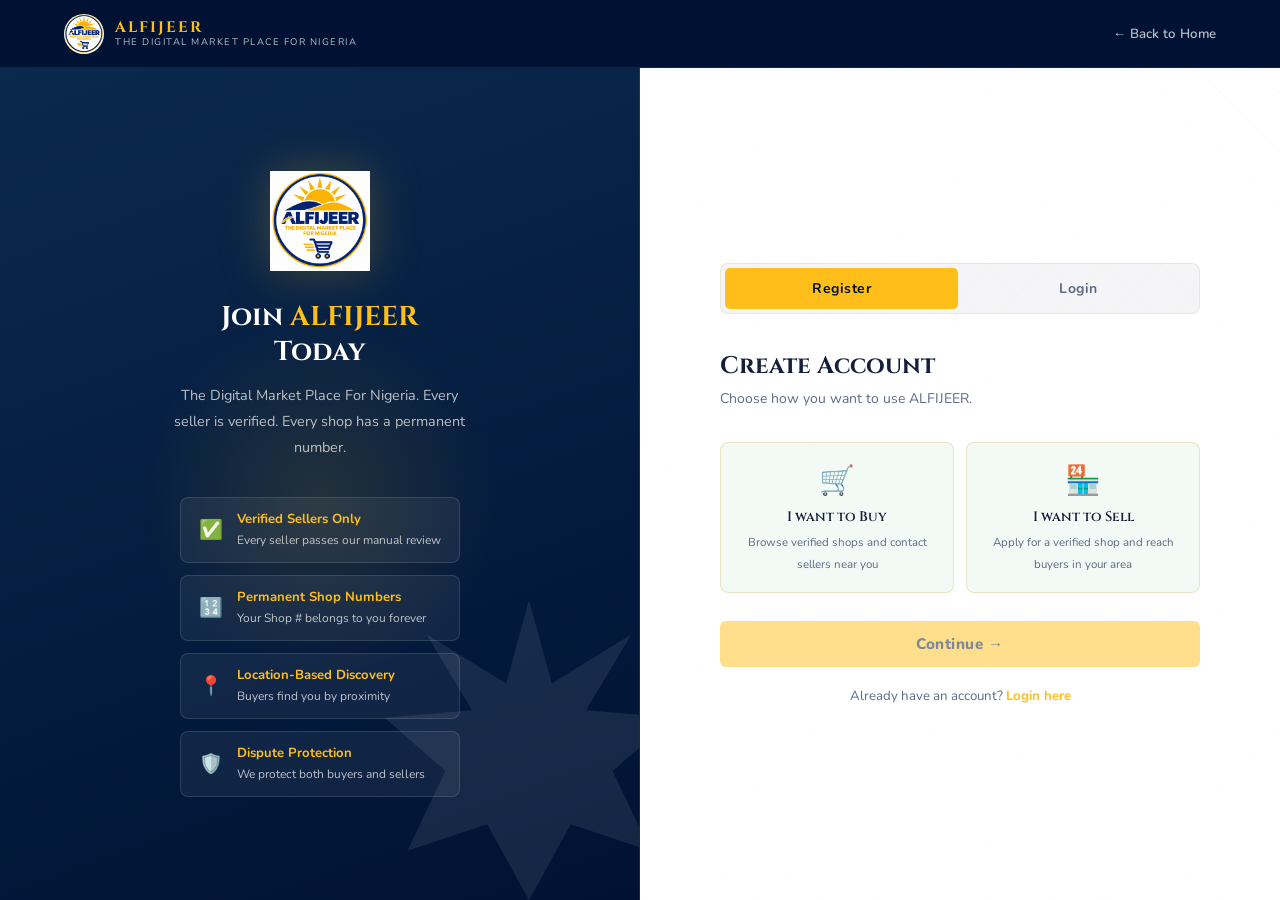
<file: admin.orders.html>
<!DOCTYPE html>
<html lang="en" data-no-platform-guard>
<head>
<meta charset="UTF-8"/>
<meta name="viewport" content="width=device-width, initial-scale=1.0, viewport-fit=cover"/>
<title>Orders — ALFIJEER Admin</title>
<link href="https://fonts.googleapis.com/css2?family=Cinzel:wght@400;600;700&family=Nunito:wght@300;400;500;600;700;800&display=swap" rel="stylesheet"/>
<style>
    *, *::before, *::after { margin: 0; padding: 0; box-sizing: border-box; }
    *, *::before, *::after { margin: 0; padding: 0; box-sizing: border-box; }
        :root {
      --green-deep:  #FFFFFF;
      --green-mid:   #F3F9F5;
      --green-light: #E3F2E8;
      --gold:        #FFBE1A;
      --gold-light:  #FFCF4D;
      --gold-dim:    #C99000;
      --emerald:     #FFBE1A;
      --emerald-dim: #C99000;
      --white:       #14203A;
      --white-dim:   #5C6B85;
      --dark:        #001233;
      --sidebar-w:   240px;
      --card-bg:     #FFFFFF;
      --border:      rgba(201,144,0,0.2);
      --bg:          #FFFFFF;
      --bg2:         #F3F9F5;

      --navy-deep:   #001233;
      --navy-mid:    #001E4D;
      --navy-light:  #0A294D;
      --on-navy:     #FFFFFF;
      --on-navy-dim: rgba(255,255,255,0.72);
    }
    body {
      font-family: 'Nunito', sans-serif;
      background: var(--green-deep);
      color: var(--white);
      min-height: 100vh;
      display: flex;
    }
    body::before {
      content: '';
      position: fixed; top:0; right:0; bottom:0; left:0;
      background-image:
        repeating-linear-gradient(45deg, transparent, transparent 50px, rgba(201,144,0,0.02) 50px, rgba(201,144,0,0.02) 51px),
        repeating-linear-gradient(-45deg, transparent, transparent 50px, rgba(201,144,0,0.02) 50px, rgba(201,144,0,0.02) 51px);
      pointer-events: none; z-index: 0;
    }

    /* ── SIDEBAR ── */
    .sidebar {
      position: fixed; top: 0; left: 0;
      width: var(--sidebar-w);
      height: 100vh;
      background: var(--navy-deep);
      border-right: 1px solid rgba(255,255,255,0.08);
      display: flex; flex-direction: column;
      z-index: 100; transition: transform 0.3s;
    }
    .sidebar-logo {
      padding: 24px 20px;
      border-bottom: 1px solid rgba(255,255,255,0.08);
      display: flex; align-items: center; gap: 10px;
      text-decoration: none;
    }
    .sidebar-logo img { width: 36px; height: 36px; border-radius:36px; object-fit: contain; }
    .sidebar-logo-text span:first-child {
      display: block; font-family: 'Cinzel', serif;
      font-size: 0.85rem; font-weight: 700; color: var(--gold); letter-spacing: 1.5px;
    }
    .sidebar-logo-text span:last-child {
      display: block; font-size: 0.58rem; color: var(--on-navy-dim);
      letter-spacing: 1px; text-transform: uppercase;
    }

    .sidebar-user {
      padding: 20px;
      border-bottom: 1px solid rgba(255,255,255,0.08);
      display: flex; align-items: center; gap: 12px;
    }
    .user-avatar {
      width: 40px; height: 40px; border-radius: 50%;
      background: linear-gradient(135deg, var(--navy-light), var(--gold-dim));
      display: flex; align-items: center; justify-content: center;
      font-size: 1rem; font-weight: 700; color: var(--gold);
      border: 1.5px solid var(--gold-dim);
      font-family: 'Cinzel', serif;
    }
    .user-info span:first-child { display: block; font-size: 0.82rem; font-weight: 700; color: var(--on-navy); }
    .user-info span:last-child { display: block; font-size: 0.7rem; color: var(--emerald); font-weight: 600; }

    .sidebar-nav { flex: 1; padding: 16px 0; overflow-y: auto; }
    .nav-section-label {
      padding: 8px 20px 4px;
      font-size: 0.62rem; font-weight: 700;
      color: var(--gold-dim); letter-spacing: 2px; text-transform: uppercase;
    }
    .nav-item {
      display: flex; align-items: center; gap: 12px;
      padding: 11px 20px; cursor: pointer;
      transition: all 0.25s; border-left: 2px solid transparent;
      color: var(--on-navy-dim); font-size: 0.85rem; font-weight: 600;
      text-decoration: none;
    }
    .nav-item:hover { background: rgba(255,255,255,0.06); color: var(--on-navy); border-left-color: var(--gold-dim); }
    .nav-item.active { background: rgba(255,255,255,0.08); color: var(--gold); border-left-color: var(--gold); }
    .nav-item .nav-icon { font-size: 1rem; min-width: 20px; text-align: center; }

    .sidebar-footer {
      padding: 16px 20px;
      border-top: 1px solid rgba(255,255,255,0.08);
    }
    .logout-btn {
      display: flex; align-items: center; gap: 10px;
      color: var(--on-navy-dim); font-size: 0.83rem; font-weight: 600;
      cursor: pointer; transition: color 0.3s; background: none; border: none;
      font-family: 'Nunito', sans-serif; padding: 0;
    }
    .logout-btn:hover { color: #e74c3c; }

    /* ── MAIN CONTENT ── */
    .main {
      margin-left: var(--sidebar-w);
      flex: 1; min-height: 100vh;
      position: relative; z-index: 1;
    }

    /* Top bar */
    .topbar {
      position: sticky; top: 0; z-index: 50;
      background: rgba(255,255,255,0.95);
      backdrop-filter: blur(12px);
      border-bottom: 1px solid var(--border);
      padding: 0 32px;
      height: 64px;
      display: flex; align-items: center; justify-content: space-between;
    }
    .topbar-left h1 {
      font-family: 'Cinzel', serif;
      font-size: 1.1rem; font-weight: 700; color: var(--white);
    }
    .topbar-left p { font-size: 0.75rem; color: var(--white-dim); margin-top: 2px; }

    .topbar-right { display: flex; align-items: center; gap: 16px; }
    .topbar-btn {
      width: 36px; height: 36px; border-radius: 6px;
      background: var(--card-bg); border: 1px solid var(--border);
      display: flex; align-items: center; justify-content: center;
      cursor: pointer; font-size: 1rem; transition: all 0.3s;
      color: var(--white-dim);
    }
    .topbar-btn:hover { border-color: var(--gold); color: var(--gold); }

    .hamburger-btn {
      display: none;
      width: 36px; height: 36px; background: none; border: none;
      cursor: pointer; flex-direction: column; gap: 5px;
      align-items: center; justify-content: center;
    }
    .hamburger-btn span { display: block; width: 20px; height: 2px; background: var(--gold); border-radius: 2px; }

    /* Page sections */
    .page-section { display: none; padding: 28px 32px; animation: fadeUp 0.4s ease both; }
    .page-section.active { display: block; }
    @keyframes fadeUp { from { opacity:0; transform:translateY(12px); } to { opacity:1; transform:translateY(0); } }

    /* Search bar */
    .search-hero {
      background: linear-gradient(135deg, var(--green-mid), var(--green-deep));
      border: 1px solid var(--border);
      border-radius: 12px; padding: 32px;
      margin-bottom: 28px; text-align: center;
      position: relative; overflow: hidden;
    }
    .search-hero::before {
      content: ''; position: absolute; top: -50%; right: -10%;
      width: 300px; height: 300px;
      background: radial-gradient(circle, rgba(201,144,0,0.06) 0%, transparent 70%);
      pointer-events: none;
    }
    .search-hero h2 {
      font-family: 'Cinzel', serif; font-size: 1.3rem;
      color: var(--white); margin-bottom: 6px;
    }
    .search-hero p { font-size: 0.85rem; color: var(--white-dim); margin-bottom: 20px; }
    .search-bar {
      display: flex; gap: 10px; max-width: 560px; margin: 0 auto;
    }
    .search-bar input {
      flex: 1; padding: 13px 18px;
      background: rgba(255,255,255,0.07);
      border: 1px solid rgba(201,144,0,0.25);
      border-radius: 6px; color: var(--white);
      font-family: 'Nunito', sans-serif; font-size: 0.9rem;
      outline: none; transition: border-color 0.3s;
    }
    .search-bar input::placeholder { color: rgba(92,107,133,0.85); }
    .search-bar input:focus { border-color: var(--gold); }
    .search-bar button {
      padding: 13px 24px; background: var(--gold);
      color: var(--dark); border: none; border-radius: 6px;
      font-family: 'Nunito', sans-serif; font-size: 0.9rem;
      font-weight: 800; cursor: pointer; transition: all 0.3s; white-space: nowrap;
    }
    .search-bar button:hover { background: var(--gold-light); }

    /* Stats row */
    .stats-row {
      display: grid; grid-template-columns: repeat(4, 1fr);
      gap: 16px; margin-bottom: 28px;
    }
    .stat-card {
      background: var(--card-bg); border: 1px solid var(--border);
      border-radius: 10px; padding: 20px;
      display: flex; align-items: center; gap: 14px;
      transition: all 0.3s;
    }
    .stat-card:hover { border-color: var(--gold-dim); transform: translateY(-2px); }
    .stat-icon {
      width: 44px; height: 44px; border-radius: 8px;
      display: flex; align-items: center; justify-content: center;
      font-size: 1.2rem; background: rgba(201,144,0,0.1);
      border: 1px solid rgba(201,144,0,0.2);
    }
    .stat-info .num {
      font-family: 'Cinzel', serif; font-size: 1.4rem;
      font-weight: 700; color: var(--gold); display: block;
    }
    .stat-info .lbl { font-size: 0.75rem; color: var(--white-dim); }

    /* Section heading */
    .section-heading {
      display: flex; align-items: center; justify-content: space-between;
      margin-bottom: 18px;
    }
    .section-heading h3 {
      font-family: 'Cinzel', serif; font-size: 1rem;
      font-weight: 600; color: var(--white);
    }
    .see-all {
      font-size: 0.78rem; color: var(--gold); cursor: pointer;
      text-decoration: none; font-weight: 700;
      transition: color 0.3s;
    }
    .see-all:hover { color: var(--gold-light); }

    /* Shop cards grid */
    .shops-grid {
      display: grid; grid-template-columns: repeat(auto-fill, minmax(240px,1fr));
      gap: 18px; margin-bottom: 32px;
    }
    .shop-card {
      background: var(--card-bg); border: 1px solid var(--border);
      border-radius: 10px; overflow: hidden; transition: all 0.3s; cursor: pointer;
    }
    .shop-card:hover { border-color: var(--gold-dim); transform: translateY(-4px); box-shadow: 0 12px 32px rgba(16,40,28,0.16); }
    .shop-thumb {
      height: 120px; display: flex; align-items: center; justify-content: center;
      font-size: 2.5rem; position: relative;
      background: linear-gradient(135deg, var(--green-mid), var(--green-light));
    }
    .shop-num {
      position: absolute; top: 10px; left: 10px;
      background: var(--gold); color: var(--dark);
      font-family: 'Cinzel', serif; font-size: 0.65rem; font-weight: 700;
      padding: 3px 8px; border-radius: 3px; letter-spacing: 1px;
    }
    .verified-pill {
      position: absolute; top: 10px; right: 10px;
      background: rgba(217,164,0,0.15); border: 1px solid var(--emerald);
      color: var(--emerald); font-size: 0.62rem; font-weight: 700;
      padding: 3px 8px; border-radius: 3px;
    }
    .shop-body { padding: 14px; }
    .shop-body h4 { font-family: 'Cinzel', serif; font-size: 0.88rem; color: var(--white); margin-bottom: 6px; }
    .shop-meta-row { display: flex; gap: 10px; margin-bottom: 12px; }
    .shop-meta-row span { font-size: 0.72rem; color: var(--white-dim); }
    .shop-footer-row {
      display: flex; align-items: center; justify-content: space-between;
      padding-top: 10px; border-top: 1px solid rgba(255,255,255,0.05);
    }
    .dist-tag { font-size: 0.72rem; color: var(--emerald); font-weight: 700; }
    .btn-sm {
      padding: 6px 14px; background: transparent;
      border: 1px solid var(--gold-dim); color: var(--gold);
      border-radius: 4px; font-family: 'Nunito', sans-serif;
      font-size: 0.72rem; font-weight: 700; cursor: pointer; transition: all 0.3s;
    }
    .btn-sm:hover { background: var(--gold); color: var(--dark); }

    /* Category pills */
    .cat-pills { display: flex; gap: 10px; flex-wrap: wrap; margin-bottom: 24px; }
    .cat-pill {
      padding: 8px 16px; border-radius: 20px;
      background: var(--card-bg); border: 1px solid var(--border);
      font-size: 0.8rem; font-weight: 700; color: var(--white-dim);
      cursor: pointer; transition: all 0.3s;
    }
    .cat-pill:hover, .cat-pill.active { background: rgba(201,144,0,0.12); border-color: var(--gold); color: var(--gold); }

    /* Saved shops list */
    .saved-list { display: flex; flex-direction: column; gap: 12px; }
    .saved-item {
      background: var(--card-bg); border: 1px solid var(--border);
      border-radius: 8px; padding: 16px 18px;
      display: flex; align-items: center; gap: 16px;
      transition: all 0.3s;
    }
    .saved-item:hover { border-color: var(--gold-dim); }
    .saved-icon {
      width: 48px; height: 48px; border-radius: 8px;
      background: linear-gradient(135deg, var(--green-mid), var(--green-light));
      display: flex; align-items: center; justify-content: center; font-size: 1.4rem;
      flex-shrink: 0;
    }
    .saved-info { flex: 1; }
    .saved-info h4 { font-family: 'Cinzel', serif; font-size: 0.85rem; color: var(--white); margin-bottom: 4px; }
    .saved-info p { font-size: 0.75rem; color: var(--white-dim); }
    .saved-actions { display: flex; gap: 8px; }
    .btn-icon {
      width: 32px; height: 32px; border-radius: 5px;
      background: transparent; border: 1px solid var(--border);
      display: flex; align-items: center; justify-content: center;
      cursor: pointer; font-size: 0.85rem; transition: all 0.3s; color: var(--white-dim);
    }
    .btn-icon:hover { border-color: var(--gold); color: var(--gold); }
    .btn-icon.danger:hover { border-color: #e74c3c; color: #e74c3c; }

    /* Profile form */
    .profile-grid { display: grid; grid-template-columns: 1fr 1fr; gap: 18px; }
    .form-group { margin-bottom: 0; }
    .form-group.full { grid-column: 1 / -1; }
    label {
      display: block; font-size: 0.75rem; font-weight: 700;
      color: var(--white-dim); margin-bottom: 7px;
      letter-spacing: 0.5px; text-transform: uppercase;
    }
    input[type="text"], input[type="email"], input[type="tel"], select {
      width: 100%; padding: 11px 14px;
      background: rgba(255,255,255,0.05);
      border: 1px solid rgba(201,144,0,0.2);
      border-radius: 6px; color: var(--white);
      font-family: 'Nunito', sans-serif; font-size: 0.875rem;
      outline: none; transition: border-color 0.3s; appearance: none;
    }
    input:focus, select:focus { border-color: var(--gold); box-shadow: 0 0 0 3px rgba(201,144,0,0.08); }
    input::placeholder { color: rgba(92,107,133,0.85); }
    select option { background: var(--green-deep); }

    .btn-save {
      padding: 11px 28px; background: var(--gold); color: var(--dark);
      border: none; border-radius: 6px; font-family: 'Nunito', sans-serif;
      font-size: 0.875rem; font-weight: 800; cursor: pointer; transition: all 0.3s;
    }
    .btn-save:hover { background: var(--gold-light); transform: translateY(-1px); }

    /* Shop detail modal overlay */
    .modal-overlay {
      display: none; position: fixed; top:0; right:0; bottom:0; left:0;
      background: rgba(16,40,28,0.65); z-index: 999;
      align-items: center; justify-content: center; padding: 20px;
    }
    .modal-overlay.open { display: flex; }
    .modal {
      background: var(--green-deep);
      border: 1px solid var(--border); border-radius: 12px;
      width: 100%; max-width: 560px; max-height: 85vh; overflow-y: auto;
      animation: fadeUp 0.3s ease both;
    }
    .modal-header {
      padding: 20px 24px; border-bottom: 1px solid var(--border);
      display: flex; align-items: center; justify-content: space-between;
    }
    .modal-header h3 { font-family: 'Cinzel', serif; font-size: 1.1rem; color: var(--white); }
    .modal-close {
      background: none; border: none; color: var(--white-dim);
      font-size: 1.2rem; cursor: pointer; transition: color 0.3s;
    }
    .modal-close:hover { color: var(--gold); }
    .modal-body { padding: 24px; }
    .modal-shop-banner {
      height: 140px; border-radius: 8px; margin-bottom: 20px;
      background: linear-gradient(135deg, var(--green-mid), var(--green-light));
      display: flex; align-items: center; justify-content: center;
      font-size: 3.5rem; position: relative;
    }
    .modal-num {
      position: absolute; top: 12px; left: 12px;
      background: var(--gold); color: var(--dark);
      font-family: 'Cinzel', serif; font-size: 0.75rem; font-weight: 700;
      padding: 4px 12px; border-radius: 4px; letter-spacing: 1px;
    }
    .modal-verified {
      position: absolute; top: 12px; right: 12px;
      background: rgba(217,164,0,0.15); border: 1px solid var(--emerald);
      color: var(--emerald); font-size: 0.72rem; font-weight: 700;
      padding: 4px 12px; border-radius: 4px;
    }
    .modal-shop-name { font-family: 'Cinzel', serif; font-size: 1.2rem; color: var(--white); margin-bottom: 8px; }
    .modal-detail-row { display: flex; gap: 8px; margin-bottom: 16px; flex-wrap: wrap; }
    .modal-tag {
      background: var(--card-bg); border: 1px solid var(--border);
      border-radius: 4px; padding: 4px 10px;
      font-size: 0.75rem; color: var(--white-dim);
    }
    .modal-contact-row { display: flex; gap: 10px; margin-bottom: 20px; }
    .btn-call, .btn-whatsapp, .btn-directions {
      display: flex; align-items: center; justify-content: center;
      text-align: center; text-decoration: none;
    }
    .btn-call {
      flex: 1; padding: 11px; background: rgba(217,164,0,0.1);
      border: 1px solid var(--emerald); border-radius: 6px;
      color: var(--emerald); font-family: 'Nunito', sans-serif;
      font-size: 0.875rem; font-weight: 700; cursor: pointer; transition: all 0.3s;
    }
    .btn-call:hover { background: var(--emerald); color: var(--dark); }
    .btn-whatsapp {
      flex: 1; padding: 11px; background: rgba(37,211,102,0.1);
      border: 1px solid #25D366; border-radius: 6px;
      color: #25D366; font-family: 'Nunito', sans-serif;
      font-size: 0.875rem; font-weight: 700; cursor: pointer; transition: all 0.3s;
    }
    .btn-whatsapp:hover { background: #25D366; color: var(--dark); }
    .btn-directions {
      flex: 1; padding: 11px; background: rgba(0,18,51,0.05);
      border: 1px solid var(--navy-light); border-radius: 6px;
      color: var(--navy-light); font-family: 'Nunito', sans-serif;
      font-size: 0.875rem; font-weight: 700; cursor: pointer; transition: all 0.3s;
    }
    .btn-directions:hover { background: var(--navy-deep); color: #fff; }
    .modal-products h4 {
      font-family: 'Cinzel', serif; font-size: 0.85rem;
      color: var(--gold); margin-bottom: 12px;
    }
    .product-grid { display: grid; grid-template-columns: repeat(3,1fr); gap: 10px; }
    .product-card {
      background: var(--card-bg); border: 1px solid var(--border);
      border-radius: 7px; overflow: hidden;
    }
    .product-img {
      height: 70px; background: linear-gradient(135deg, var(--green-mid), var(--green-light));
      display: flex; align-items: center; justify-content: center; font-size: 1.5rem;
    }
    .product-info { padding: 8px; }
    .product-info p { font-size: 0.72rem; color: var(--white-dim); margin-bottom: 2px; }
    .product-info strong { font-size: 0.78rem; color: var(--gold); }

    /* ── CART BUTTON in topbar ── */
    .cart-btn {
      position: relative;
      width: 36px; height: 36px; border-radius: 6px;
      background: var(--card-bg); border: 1px solid var(--border);
      display: flex; align-items: center; justify-content: center;
      cursor: pointer; font-size: 1.1rem; transition: all 0.3s;
      color: var(--white-dim);
    }
    .cart-btn:hover { border-color: var(--gold); color: var(--gold); }
    .cart-count {
      position: absolute; top: -6px; right: -6px;
      background: var(--gold); color: var(--dark);
      font-size: 0.6rem; font-weight: 800;
      width: 18px; height: 18px; border-radius: 50%;
      display: none; align-items: center; justify-content: center;
      font-family: 'Cinzel', serif;
    }
    .cart-count.visible { display: flex; }

    /* ── CART DRAWER ── */
    .cart-overlay {
      display: none; position: fixed; top:0; right:0; bottom:0; left:0;
      background: rgba(16,40,28,0.55); z-index: 1100;
    }
    .cart-overlay.open { display: block; }
    .cart-drawer {
      position: fixed; top: 0; right: -420px;
      width: 100%; max-width: 420px; height: 100vh;
      background: #FFFFFF; border-left: 1px solid rgba(201,144,0,0.25);
      z-index: 1200; display: flex; flex-direction: column;
      transition: right 0.35s cubic-bezier(.4,0,.2,1);
      box-shadow: -8px 0 40px rgba(16,40,28,0.14);
    }
    .cart-drawer.open { right: 0; }
    .cart-header {
      padding: 20px 24px; border-bottom: 1px solid rgba(201,144,0,0.15);
      display: flex; align-items: center; justify-content: space-between;
      background: rgba(255,255,255,0.8);
    }
    .cart-header h3 {
      font-family: 'Cinzel', serif; font-size: 1rem;
      color: var(--gold); display: flex; align-items: center; gap: 8px;
    }
    .cart-close {
      background: none; border: none; color: var(--white-dim);
      font-size: 1.2rem; cursor: pointer; transition: color 0.3s;
    }
    .cart-close:hover { color: var(--gold); }
    .cart-shop-info {
      padding: 14px 24px;
      background: rgba(201,144,0,0.05);
      border-bottom: 1px solid rgba(201,144,0,0.1);
    }
    .cart-shop-info p { font-size: 0.78rem; color: var(--white-dim); }
    .cart-shop-info strong { color: var(--gold); font-size: 0.85rem; }
    .cart-items {
      flex: 1; overflow-y: auto; padding: 16px 24px;
      display: flex; flex-direction: column; gap: 12px;
    }
    .cart-empty {
      flex: 1; display: flex; flex-direction: column;
      align-items: center; justify-content: center;
      color: var(--white-dim); text-align: center; padding: 40px;
    }
    .cart-empty span { font-size: 3rem; margin-bottom: 12px; display: block; }
    .cart-empty p { font-size: 0.85rem; }
    .cart-item {
      background: rgba(255,255,255,0.04); border: 1px solid rgba(201,144,0,0.12);
      border-radius: 8px; padding: 12px 14px;
      display: flex; align-items: center; gap: 12px;
    }
    .ci-icon {
      width: 44px; height: 44px; border-radius: 6px;
      background: linear-gradient(135deg, var(--green-mid), var(--green-light));
      display: flex; align-items: center; justify-content: center;
      font-size: 1.2rem; flex-shrink: 0;
    }
    .ci-info { flex: 1; }
    .ci-info p { font-size: 0.83rem; font-weight: 700; color: var(--white); margin-bottom: 2px; }
    .ci-info span { font-size: 0.75rem; color: var(--gold); font-weight: 700; }
    .ci-qty {
      display: flex; align-items: center; gap: 6px;
    }
    .ci-qty button {
      width: 24px; height: 24px; border-radius: 4px;
      background: rgba(201,144,0,0.1); border: 1px solid rgba(201,144,0,0.25);
      color: var(--gold); font-size: 0.9rem; font-weight: 700;
      cursor: pointer; display: flex; align-items: center; justify-content: center;
      transition: all 0.2s; line-height: 1;
    }
    .ci-qty button:hover { background: var(--gold); color: var(--dark); }
    .ci-qty span { font-size: 0.85rem; font-weight: 700; color: var(--white); min-width: 20px; text-align: center; }
    .ci-remove {
      background: none; border: none; color: rgba(231,76,60,0.6);
      cursor: pointer; font-size: 0.9rem; padding: 4px; transition: color 0.2s;
    }
    .ci-remove:hover { color: #e74c3c; }

    .cart-footer {
      padding: 16px 24px; border-top: 1px solid rgba(201,144,0,0.15);
      background: rgba(255,255,255,0.8);
    }
    .cart-totals {
      background: rgba(201,144,0,0.05); border: 1px solid rgba(201,144,0,0.15);
      border-radius: 8px; padding: 14px 16px; margin-bottom: 14px;
    }
    .cart-total-row {
      display: flex; justify-content: space-between; align-items: center;
      margin-bottom: 6px; font-size: 0.82rem; color: var(--white-dim);
    }
    .cart-total-row:last-child {
      margin-bottom: 0; padding-top: 10px;
      border-top: 1px solid rgba(201,144,0,0.15);
      font-size: 1rem; font-weight: 800;
      color: var(--white);
    }
    .cart-total-row:last-child span:last-child { color: var(--gold); font-family: 'Cinzel', serif; font-size: 1.1rem; }
    .btn-send-order {
      width: 100%; padding: 14px;
      background: linear-gradient(135deg, var(--gold), var(--gold-light));
      color: var(--dark); border: none; border-radius: 8px;
      font-family: 'Nunito', sans-serif; font-size: 0.95rem; font-weight: 800;
      cursor: pointer; transition: all 0.3s; letter-spacing: 0.3px;
    }
    .btn-send-order:hover { transform: translateY(-2px); box-shadow: 0 8px 20px rgba(201,144,0,0.3); }
    .btn-clear-cart {
      width: 100%; padding: 10px; margin-top: 8px;
      background: transparent; border: 1px solid rgba(255,255,255,0.08);
      border-radius: 6px; color: var(--white-dim); font-family: 'Nunito', sans-serif;
      font-size: 0.82rem; font-weight: 700; cursor: pointer; transition: all 0.3s;
    }
    .btn-clear-cart:hover { border-color: #e74c3c; color: #e74c3c; }

    /* ── ADD TO CART btn inside product card ── */
    .btn-add-cart {
      width: 100%; padding: 7px 10px; margin-top: 6px;
      background: rgba(201,144,0,0.1); border: 1px solid var(--gold-dim);
      border-radius: 4px; color: var(--gold); font-family: 'Nunito', sans-serif;
      font-size: 0.7rem; font-weight: 800; cursor: pointer; transition: all 0.25s;
    }
    .btn-add-cart:hover { background: var(--gold); color: var(--dark); }
    .btn-add-cart.added { background: var(--emerald); border-color: var(--emerald); color: var(--dark); }

    /* Order confirmation modal */
    .order-confirm-modal {
      display: none; position: fixed; top:0; right:0; bottom:0; left:0;
      background: rgba(16,40,28,0.7); z-index: 1400;
      align-items: center; justify-content: center; padding: 20px;
    }
    .order-confirm-modal.open { display: flex; }
    .order-confirm-box {
      background: var(--green-deep); border: 1px solid rgba(217,164,0,0.3);
      border-radius: 16px; padding: 40px 32px; max-width: 460px; width: 100%;
      text-align: center; animation: fadeUp 0.35s ease both;
    }
    .order-success-icon { font-size: 3.5rem; margin-bottom: 16px; display: block; }
    .order-confirm-box h3 { font-family: 'Cinzel', serif; font-size: 1.2rem; color: var(--emerald); margin-bottom: 10px; }
    .order-confirm-box p { font-size: 0.85rem; color: var(--white-dim); line-height: 1.7; margin-bottom: 20px; }
    .order-summary-box {
      background: rgba(201,144,0,0.07); border: 1px solid rgba(201,144,0,0.2);
      border-radius: 8px; padding: 14px 18px; margin-bottom: 20px; text-align: left;
    }
    .order-summary-box .osr { display: flex; justify-content: space-between; font-size: 0.8rem; margin-bottom: 5px; }
    .order-summary-box .osr span:first-child { color: var(--white-dim); }
    .order-summary-box .osr span:last-child { color: var(--white); font-weight: 700; }
    .order-summary-box .osr.total span:last-child { color: var(--gold); font-family: 'Cinzel', serif; font-size: 0.95rem; }
    .btn-ok-order {
      padding: 12px 36px; background: var(--gold); color: var(--dark);
      border: none; border-radius: 8px; font-family: 'Nunito', sans-serif;
      font-size: 0.95rem; font-weight: 800; cursor: pointer; transition: all 0.3s;
    }
    .btn-ok-order:hover { background: var(--gold-light); }

    /* Responsive */
    @media (max-width: 900px) {
      .sidebar { transform: translateX(-100%); }
      .sidebar.open { transform: translateX(0); }
      .main { margin-left: 0; }
      .hamburger-btn { display: flex; }
      .stats-row { grid-template-columns: 1fr 1fr; }
    }
    @media (max-width: 520px) {
      .stats-row { grid-template-columns: 1fr; }
      .page-section { padding: 18px 16px; }
      .topbar { padding: 0 16px; }
      .profile-grid { grid-template-columns: 1fr; }
      .cart-drawer { max-width: 100%; }
    }

    /* ═══════════════ ADMIN-SPECIFIC ═══════════════ */
    .tab-row { display: flex; gap: 8px; margin-bottom: 20px; flex-wrap: wrap; }
    .tab-btn {
      padding: 9px 18px; border-radius: 20px; border: 1px solid var(--border);
      background: #fff; color: var(--white-dim); font-family: 'Nunito', sans-serif;
      font-size: 0.8rem; font-weight: 700; cursor: pointer; display: flex; align-items: center; gap: 6px;
    }
    .tab-btn .count-badge {
      background: rgba(201,144,0,0.12); color: var(--gold-dim); font-size: 0.68rem;
      padding: 1px 7px; border-radius: 10px; font-weight: 800;
    }
    .tab-btn.active { background: var(--dark); color: var(--gold); border-color: var(--dark); }
    .tab-btn.active .count-badge { background: rgba(255,190,26,0.18); color: var(--gold); }

    .admin-table-wrap { background: #fff; border: 1px solid var(--border); border-radius: 14px; overflow: hidden; }
    table.admin-table { width: 100%; border-collapse: collapse; font-size: 0.82rem; }
    table.admin-table th {
      text-align: left; padding: 12px 16px; background: rgba(201,144,0,0.05);
      color: var(--white-dim); font-size: 0.7rem; text-transform: uppercase; letter-spacing: 0.5px;
      font-weight: 800; border-bottom: 1px solid var(--border);
    }
    table.admin-table td { padding: 12px 16px; border-bottom: 1px solid var(--border); vertical-align: middle; }
    table.admin-table tr:last-child td { border-bottom: none; }
    table.admin-table tr:hover td { background: rgba(201,144,0,0.02); }

    .shop-cell { display: flex; align-items: center; gap: 10px; }
    .shop-cell .thumb {
      width: 38px; height: 38px; border-radius: 8px; background: var(--bg2);
      display: flex; align-items: center; justify-content: center; font-size: 1.1rem; flex-shrink: 0;
      overflow: hidden;
    }
    .shop-cell .thumb img { width: 100%; height: 100%; object-fit: contain; }
    .shop-cell .name { font-weight: 700; color: var(--white); font-size: 0.82rem; }
    .shop-cell .sub { font-size: 0.7rem; color: var(--white-dim); }

    .status-pill {
      display: inline-flex; align-items: center; gap: 5px; padding: 4px 11px;
      border-radius: 20px; font-size: 0.68rem; font-weight: 800; text-transform: uppercase; letter-spacing: 0.3px;
    }
    .status-pending { background: rgba(243,156,18,0.12); color: #C9750A; }
    .status-approved { background: rgba(74,222,128,0.14); color: #16803C; }
    .status-rejected { background: rgba(231,76,60,0.12); color: #C0392B; }
    .status-suspended { background: rgba(92,107,133,0.14); color: #5C6B85; }

    .row-actions { display: flex; gap: 6px; flex-wrap: wrap; }
    .act-btn {
      padding: 6px 12px; border-radius: 7px; border: 1px solid var(--border);
      background: #fff; font-family: 'Nunito', sans-serif; font-size: 0.72rem; font-weight: 800;
      cursor: pointer; display: inline-flex; align-items: center; gap: 4px;
    }
    .act-approve { border-color: rgba(74,222,128,0.4); color: #16803C; }
    .act-approve:hover { background: rgba(74,222,128,0.1); }
    .act-reject { border-color: rgba(231,76,60,0.4); color: #C0392B; }
    .act-reject:hover { background: rgba(231,76,60,0.08); }
    .act-suspend { border-color: rgba(92,107,133,0.4); color: #5C6B85; }
    .act-suspend:hover { background: rgba(92,107,133,0.08); }
    .act-view { color: var(--gold-dim); border-color: rgba(201,144,0,0.35); }
    .act-view:hover { background: rgba(201,144,0,0.08); }

    .admin-toolbar { display: flex; gap: 10px; margin-bottom: 16px; flex-wrap: wrap; align-items: center; justify-content: space-between; }
    .admin-search { position: relative; flex: 1; min-width: 220px; max-width: 340px; }
    .admin-search input {
      width: 100%; padding: 10px 14px 10px 36px; border-radius: 9px; border: 1px solid var(--border);
      font-family: 'Nunito', sans-serif; font-size: 0.82rem; background: #fff; color: var(--white);
    }
    .admin-search input:focus { border-color: var(--gold); outline: none; }
    .admin-search .icon { position: absolute; left: 12px; top: 50%; transform: translateY(-50%); color: var(--white-dim); font-size: 0.85rem; }

    .empty-row td { text-align: center; color: var(--white-dim); padding: 40px 20px; font-size: 0.85rem; }

    /* Reject / confirm modal (reuses .modal-overlay / .modal from base) */
    .reject-reason { width: 100%; padding: 10px 12px; border: 1px solid var(--border); border-radius: 8px;
      font-family: 'Nunito', sans-serif; font-size: 0.85rem; resize: vertical; min-height: 80px; margin: 10px 0 16px; }
    .modal-footer-row { display: flex; gap: 10px; justify-content: flex-end; }
    .btn-cancel { padding: 10px 18px; border-radius: 8px; border: 1px solid var(--border); background: #fff;
      font-family: 'Nunito', sans-serif; font-weight: 700; font-size: 0.82rem; cursor: pointer; color: var(--white-dim); }
    .btn-confirm-danger { padding: 10px 18px; border-radius: 8px; border: none; background: #e74c3c; color: #fff;
      font-family: 'Nunito', sans-serif; font-weight: 800; font-size: 0.82rem; cursor: pointer; }

    .disclaimer-banner {
      background: rgba(255,190,26,0.08); border: 1px solid rgba(255,190,26,0.3); border-radius: 10px;
      padding: 10px 16px; font-size: 0.75rem; color: var(--white-dim); margin-bottom: 18px; line-height: 1.6;
    }
    .disclaimer-banner strong { color: var(--gold-dim); }

    @media (max-width: 700px) {
      .admin-table-wrap { overflow-x: auto; }
      table.admin-table { min-width: 640px; }
    }

    /* Orders review modal */
    .od-h { font-family: 'Cinzel', serif; font-size: 0.85rem; margin: 18px 0 8px; color: var(--gold-dim); }
    .od-row { display: flex; justify-content: space-between; gap: 12px; font-size: 0.82rem; padding: 5px 0; border-bottom: 1px solid var(--border); }
    .od-row span:first-child { color: var(--white-dim); }
    .od-row span:last-child { font-weight: 700; text-align: right; }
    .tl-item { font-size: 0.78rem; padding: 6px 0 6px 12px; border-left: 2px solid var(--gold-dim); margin-left: 4px; }
    .overdue { color: #C0392B; font-weight: 800; }
    /* ══ NEW ADMIN SECTIONS ══ */
    .offline-strip { background:#e74c3c; color:#fff; padding:10px 18px; font-size:.82rem; cursor:pointer; text-align:center; position:sticky; top:64px; z-index:40; }
    .an-kpis { display:grid; grid-template-columns:repeat(4,1fr); gap:12px; margin-bottom:12px; }
    .kpi { background:#fff; border:1px solid var(--border); border-radius:14px; padding:14px 16px; display:flex; flex-direction:column; gap:2px; }
    .kpi-l { font-size:.7rem; font-weight:800; text-transform:uppercase; letter-spacing:.4px; color:var(--white-dim); }
    .kpi-n { font-family:'Cinzel',serif; font-size:1.7rem; font-weight:700; color:var(--white); line-height:1.2; }
    .an-kpis.small .kpi-n { font-size:1.15rem; }
    .kpi-d { font-size:.72rem; font-weight:800; }
    .kpi-d.up { color:#16803C; } .kpi-d.down { color:#C0392B; } .kpi-d.flat { color:var(--white-dim); }
    .an-callout { background:#FFF7E0; border:1px solid rgba(201,144,0,.4); border-left:4px solid #C99000; border-radius:12px; padding:12px 14px; margin:16px 0 4px; font-size:.84rem; line-height:1.6; cursor:pointer; }
    .chip-scroll { display:flex; gap:8px; overflow-x:auto; padding:14px 0 12px; scrollbar-width:none; }
    .chip-scroll::-webkit-scrollbar { display:none; }
    .chip { flex-shrink:0; padding:9px 14px; border-radius:20px; border:1px solid var(--border); background:#fff; font:800 .76rem 'Nunito',sans-serif; color:var(--white-dim); cursor:pointer; white-space:nowrap; }
    .chip.on { background:var(--dark); color:var(--gold); border-color:var(--dark); }
    .an-sort { padding:10px 12px; border-radius:9px; border:1px solid var(--border); background:#fff; font:700 .8rem 'Nunito',sans-serif; color:var(--white); }
    table.an-table { min-width:1100px; }
    table.an-table th.num, table.an-table td.num { text-align:right; font-variant-numeric:tabular-nums; }
    table.an-table td.num b { color:var(--white); }
    table.an-table td.zero { color:#b6bfcd; }
    table.an-table th:first-child, table.an-table td:first-child { position:sticky; left:0; background:#fff; z-index:1; box-shadow:2px 0 0 var(--border); }
    .an-desktop { overflow-x:auto; }
    .an-mobile { display:none; }
    .act-chip { display:inline-block; padding:3px 10px; border-radius:20px; font-size:.68rem; font-weight:800; white-space:nowrap; }
    .act-VERY_ACTIVE { background:#FFE9D6; color:#C2540A; } .act-ACTIVE { background:rgba(74,222,128,.15); color:#16803C; }
    .act-QUIET { background:#EEF1F6; color:#5C6B85; } .act-STOPPED { background:rgba(231,76,60,.13); color:#C0392B; }
    .act-NO_ORDERS { background:#F3F4F7; color:#8a94a6; }
    .alert-tag { display:inline-block; margin:3px 4px 0 0; padding:2px 8px; border-radius:6px; background:rgba(231,76,60,.1); color:#C0392B; font-size:.66rem; font-weight:800; }
    .an-note { font-size:.74rem; color:var(--white-dim); line-height:1.7; margin-top:14px; }

    .form-card-a { background:#fff; border:1px solid var(--border); border-radius:16px; padding:20px; margin-bottom:16px; }
    .form-card-a h3 { font-family:'Cinzel',serif; font-size:1rem; color:var(--white); margin-bottom:6px; }
    .form-card-a .hint { font-size:.8rem; color:var(--white-dim); line-height:1.65; margin-bottom:14px; }
    .fl { display:block; font-size:.7rem; font-weight:800; text-transform:uppercase; letter-spacing:.4px; color:var(--white-dim); margin:14px 0 6px; }
    .form-card-a input[type=text], .form-card-a textarea, .form-card-a select { width:100%; padding:12px 14px; border:1.5px solid var(--border); border-radius:12px; font:600 16px 'Nunito',sans-serif; color:var(--white); background:#fff; outline:none; }
    .form-card-a textarea { min-height:100px; resize:vertical; }
    .form-card-a input:focus, .form-card-a textarea:focus, .form-card-a select:focus { border-color:var(--gold); }
    .seg { display:flex; gap:6px; flex-wrap:wrap; }
    .seg button { flex:1; min-width:90px; padding:11px 8px; border-radius:12px; border:1.5px solid var(--border); background:#fff; font:800 .78rem 'Nunito',sans-serif; color:var(--white-dim); cursor:pointer; }
    .seg button.on { border-color:var(--gold); background:#FFF7E0; color:#6b4b00; }
    .tpl-row { display:flex; gap:8px; overflow-x:auto; padding-bottom:6px; scrollbar-width:none; }
    .tpl-row::-webkit-scrollbar { display:none; }
    .tpl { flex-shrink:0; padding:8px 12px; border-radius:20px; border:1px dashed var(--gold-dim); background:#FFFBEF; font:800 .72rem 'Nunito',sans-serif; color:#6b4b00; cursor:pointer; white-space:nowrap; }
    .check { display:flex; gap:10px; align-items:center; margin:16px 0 4px; font-size:.84rem; font-weight:700; color:var(--white); text-transform:none; letter-spacing:0; }
    .check input { width:20px; height:20px; accent-color:#C99000; }
    .btn-gold { background:var(--gold); color:var(--dark); border:0; border-radius:12px; padding:14px 20px; font:800 .9rem 'Nunito',sans-serif; cursor:pointer; margin-top:16px; }
    .btn-gold:disabled { opacity:.5; }
    .btn-gold.danger { background:#e74c3c; color:#fff; }
    .btn-ghost { background:#fff; color:var(--white-dim); border:1.5px solid var(--border); border-radius:12px; padding:14px 18px; font:800 .86rem 'Nunito',sans-serif; cursor:pointer; margin-top:16px; }
    .btn-row { display:flex; gap:10px; flex-wrap:wrap; } .btn-row > button { flex:1; min-width:140px; }
    .muted { color:var(--white-dim); font-size:.8rem; }
    .status-hero { display:flex; gap:14px; align-items:center; border-radius:16px; padding:16px 18px; margin-bottom:16px; background:#E9F8EF; border:1px solid rgba(22,128,60,.3); }
    .status-hero.off { background:#FDECEA; border-color:rgba(231,76,60,.45); }
    .status-hero .sh-ic { font-size:1.9rem; }
    .status-hero b { display:block; font-size:1rem; color:var(--white); } .status-hero small { color:var(--white-dim); font-size:.8rem; }
    .ann-item { background:#fff; border:1px solid var(--border); border-radius:14px; padding:14px 16px; margin-bottom:10px; }
    .ann-item.hidden-ann { opacity:.6; }
    .ann-top { display:flex; gap:8px; align-items:center; flex-wrap:wrap; margin-bottom:6px; }
    .ann-item b { font-size:.92rem; color:var(--white); } .ann-item p { font-size:.82rem; color:var(--white-dim); line-height:1.6; white-space:pre-line; margin:4px 0 10px; }
    .ann-meta { font-size:.7rem; color:var(--white-dim); }
    .main { min-width:0; }
    .page-section { min-width:0; max-width:100%; }
    .an-sort { width:auto; min-width:170px; }
    .tabbar, .fab, .sheet-overlay { display:none; }

    /* ══ MOBILE APP LAYOUT ══ */
    @media (max-width:900px) {
      body { display:block; background:#F4F6FA; -webkit-tap-highlight-color:transparent; }
      body::before { display:none; }
      .sidebar { display:none; }
      .hamburger-btn { display:none !important; }
      .main { margin-left:0; padding-bottom:calc(80px + env(safe-area-inset-bottom)); min-height:100vh; min-height:100dvh; }
      .topbar { background:var(--navy-deep); border-bottom:none; height:auto; min-height:58px; padding:calc(10px + env(safe-area-inset-top)) 16px 10px; box-shadow:0 2px 12px rgba(0,18,51,.25); }
      .topbar-left h1 { color:var(--gold); font-size:1.02rem; }
      .topbar-left p { color:rgba(255,255,255,.7); font-size:.72rem; max-width:64vw; overflow:hidden; text-overflow:ellipsis; white-space:nowrap; }
      .topbar-btn { background:rgba(255,255,255,.1); border-color:rgba(255,255,255,.18); color:#fff; }
      .offline-strip { top:0; position:static; }
      .page-section { padding:16px 14px 24px; }
      .stats-row { grid-template-columns:repeat(2,minmax(0,1fr)); gap:10px; }
      .stat-card { min-width:0; gap:8px; } .stat-info { min-width:0; } .stat-info .num { font-size:1.2rem; } .stat-info .lbl { font-size:.68rem; }
      .stat-icon { font-size:1.2rem; }
      .stat-card { padding:12px; border-radius:14px; }
      .an-kpis { grid-template-columns:1fr 1fr; gap:10px; }
      .kpi { padding:12px; border-radius:14px; } .kpi-n { font-size:1.45rem; } .an-kpis.small .kpi-n { font-size:1.05rem; }
      .admin-search { max-width:none; min-width:0; flex:1 1 100%; }
      .admin-search input { font-size:16px; padding:13px 14px 13px 38px; border-radius:12px; }
      .an-sort { flex:1 1 100%; font-size:16px; padding:12px; border-radius:12px; }
      .tab-row { flex-wrap:nowrap; overflow-x:auto; scrollbar-width:none; }
      .tab-row::-webkit-scrollbar { display:none; }
      .tab-btn { flex-shrink:0; }

      /* tables become cards */
      .admin-table-wrap { background:none; border:none; overflow:visible; border-radius:0; }
      table.admin-table { min-width:0 !important; display:block; }
      table.admin-table thead { display:none; }
      table.admin-table tbody { display:block; }
      table.admin-table tr { display:block; background:#fff; border:1px solid var(--border); border-radius:16px; padding:12px 14px; margin-bottom:10px; }
      table.admin-table td { display:flex; justify-content:space-between; align-items:center; gap:12px; padding:6px 0; border:none; text-align:right; font-size:.82rem; }
      table.admin-table td::before { content:attr(data-label); font-size:.66rem; font-weight:800; color:var(--white-dim); text-transform:uppercase; letter-spacing:.3px; text-align:left; flex-shrink:0; }
      table.admin-table td:first-child { display:block; text-align:left; padding-bottom:10px; margin-bottom:4px; border-bottom:1px dashed var(--border); }
      table.admin-table td:first-child::before, table.admin-table td:last-child::before { display:none; }
      table.admin-table td:last-child:not(:first-child) { display:block; text-align:left; padding-top:10px; }
      table.admin-table .empty-row td { display:block; text-align:center; }
      table.admin-table .empty-row td::before { display:none; }
      table.admin-table tr:hover td { background:none; }
      .row-actions .act-btn { padding:10px 14px; border-radius:10px; font-size:.78rem; }
      .an-desktop { display:none; }
      .an-mobile { display:block; }

      .shop-an { background:#fff; border:1px solid var(--border); border-radius:18px; padding:14px; margin-bottom:12px; }
      .shop-an .hd { display:flex; justify-content:space-between; align-items:flex-start; gap:10px; margin-bottom:12px; }
      .shop-an .hd b { display:block; font-size:.95rem; color:var(--white); } .shop-an .hd small { color:var(--white-dim); font-size:.72rem; }
      .shop-an .strip { display:grid; grid-template-columns:repeat(4,1fr); gap:6px; margin-bottom:12px; }
      .shop-an .strip div { background:#F6F8FB; border-radius:12px; padding:8px 4px; text-align:center; }
      .shop-an .strip span { display:block; font-family:'Cinzel',serif; font-weight:700; font-size:1.2rem; color:var(--white); }
      .shop-an .strip small { font-size:.62rem; font-weight:800; color:var(--white-dim); text-transform:uppercase; }
      .shop-an .strip div.zero span { color:#b6bfcd; }
      .shop-an .grid { display:grid; grid-template-columns:1fr 1fr; gap:6px 14px; font-size:.78rem; }
      .shop-an .grid div { display:flex; justify-content:space-between; border-bottom:1px solid #f0f2f6; padding:4px 0; color:var(--white-dim); }
      .shop-an .grid b { color:var(--white); }

      .tabbar { display:flex; position:fixed; left:0; right:0; bottom:0; z-index:900; background:#fff; border-top:1px solid rgba(0,18,51,.1); padding:6px 4px calc(6px + env(safe-area-inset-bottom)); box-shadow:0 -4px 18px rgba(0,18,51,.08); }
      .tab { flex:1; position:relative; background:none; border:none; display:flex; flex-direction:column; align-items:center; gap:2px; padding:6px 0; color:#7a8699; font:700 .66rem 'Nunito',sans-serif; cursor:pointer; min-height:48px; }
      .tab i { font-style:normal; font-size:1.3rem; line-height:1; filter:grayscale(1); opacity:.7; transition:.2s; }
      .tab.active { color:var(--navy-deep); }
      .tab.active i { filter:none; opacity:1; transform:translateY(-2px) scale(1.1); }
      .tab.active::after { content:''; position:absolute; top:-7px; width:26px; height:3px; border-radius:3px; background:var(--gold); }
      .tab em { position:absolute; top:2px; left:calc(50% + 8px); min-width:17px; height:17px; padding:0 4px; border-radius:9px; background:#e74c3c; color:#fff; font:800 .6rem 'Nunito',sans-serif; align-items:center; justify-content:center; font-style:normal; display:flex; }

      .sheet-overlay { display:flex; position:fixed; top:0; right:0; bottom:0; left:0; z-index:1000; background:rgba(0,18,51,.5); align-items:flex-end; opacity:0; pointer-events:none; transition:opacity .2s; }
      .sheet-overlay.open { opacity:1; pointer-events:auto; }
      .sheet { width:100%; background:#fff; border-radius:22px 22px 0 0; padding:8px 16px calc(18px + env(safe-area-inset-bottom)); transform:translateY(100%); transition:transform .25s ease; max-height:85vh; max-height:85dvh; overflow-y:auto; }
      .sheet-overlay.open .sheet { transform:none; }
      .sheet-grip { width:40px; height:4px; background:#d5dae3; border-radius:4px; margin:6px auto 12px; }
      .sheet h4 { font-family:'Cinzel',serif; color:var(--navy-deep); margin-bottom:6px; font-size:1rem; }
      .sheet-row { display:flex; align-items:center; gap:14px; width:100%; padding:14px 6px; background:none; border:none; border-bottom:1px solid #eef0f5; font:700 .95rem 'Nunito',sans-serif; color:var(--white); text-align:left; text-decoration:none; cursor:pointer; }
      .sheet-row i { font-style:normal; font-size:1.2rem; width:26px; text-align:center; }
      .sheet-row.danger { color:#e74c3c; border-bottom:none; }
      .sheet-row .sb { margin-left:auto; background:#e74c3c; color:#fff; font:800 .62rem 'Nunito',sans-serif; padding:3px 8px; border-radius:10px; font-style:normal; }

      .modal-overlay { align-items:flex-end; padding:0; }
      .modal { max-width:none !important; width:100%; max-height:92vh; max-height:92dvh; border-radius:22px 22px 0 0; border:none; animation:sheetUp .28s ease both; padding-bottom:env(safe-area-inset-bottom); overflow-y:auto; }
      .modal-header { position:sticky; top:0; background:#fff; z-index:2; padding:16px 18px; }
      .modal-body { padding:16px 18px 22px; }
      .modal input[type=text], .modal textarea, .reject-reason { font-size:16px; }
      .btn-cancel, .btn-confirm-danger { padding:13px 18px; border-radius:12px; flex:1; }
      @keyframes sheetUp { from{transform:translateY(100%)} to{transform:none} }
    }
</style>
<link rel="manifest" href="./manifest.json"/>
<meta name="theme-color" content="#001233"/>
<script src="./api.js"></script>
<script src="./platform.js"></script>
<link rel="icon" type="image/png" sizes="48x48" href="/icons/favicon-48.png"/>
<link rel="apple-touch-icon" href="/icons/apple-touch-icon.png"/>
<meta name="mobile-web-app-capable" content="yes"/>
<meta name="apple-mobile-web-app-capable" content="yes"/>
<meta name="apple-mobile-web-app-title" content="ALFIJEER"/>
<meta name="apple-mobile-web-app-status-bar-style" content="black-translucent"/>
</head>
<body>
  <!-- SIDEBAR -->
  <aside class="sidebar" id="sidebar">
    <a href="index.html" class="sidebar-logo">
      <img src="./Alfijeer1.png" alt="Logo" onerror="this.style.display='none'"/>
      <div class="sidebar-logo-text">
        <span>ALFIJEER</span>
        <span>Admin Panel</span>
      </div>
    </a>

    <div class="sidebar-user">
      <div class="user-avatar" id="admin-avatar">A</div>
      <div class="user-info">
        <span id="admin-name">Administrator</span>
        <span>🛡️ Admin Account</span>
      </div>
    </div>

    <nav class="sidebar-nav">
      <div class="nav-section-label">Overview</div>
      <a class="nav-item" onclick="window.location.href='admin.html'">
        <span class="nav-icon">🏠</span> Dashboard
      </a>
      <a class="nav-item" onclick="window.location.href='admin.html#pending'">
        <span class="nav-icon">⏳</span> Pending Applications
      </a>
      <a class="nav-item" onclick="window.location.href='admin.html#sellers'">
        <span class="nav-icon">🏪</span> All Sellers
      </a>
      <div class="nav-section-label" style="margin-top:12px;">Platform</div>
      <a class="nav-item" onclick="window.location.href='admin.html#buyers'">
        <span class="nav-icon">🧍</span> Buyers
      </a>
      <a class="nav-item" onclick="window.location.href='admin.html#disputes'">
        <span class="nav-icon">⚠️</span> Issues &amp; Disputes
      </a>
      <a class="nav-item active">
        <span class="nav-icon">💳</span> Orders
      </a>
      <a class="nav-item" onclick="window.location.href='admin.html#analysis'">
        <span class="nav-icon">📊</span> Order Analysis
      </a>
      <div class="nav-section-label" style="margin-top:12px;">Control</div>
      <a class="nav-item" onclick="window.location.href='admin.html#announce'">
        <span class="nav-icon">📢</span> Announcements
      </a>
      <a class="nav-item" onclick="window.location.href='admin.html#settings'">
        <span class="nav-icon">⚙️</span> Platform Settings
      </a>
    </nav>

    <div class="sidebar-footer">
      <button class="logout-btn" onclick="adminLogout()">🚪 Logout</button>
    </div>
  </aside>

  <!-- MAIN -->
  <main class="main">
    <div class="topbar">
      <div style="display:flex;align-items:center;gap:12px;">
        <button class="hamburger-btn" id="ham-btn" onclick="toggleSidebar()"><span></span><span></span><span></span></button>
        <div class="topbar-left">
          <h1>Orders</h1>
          <p>Review payment issues, delivery delays, disputes and refunds</p>
        </div>
      </div>
      <div class="topbar-right"><button class="topbar-btn" title="Refresh" onclick="loadOrders()">↻</button></div>
    </div>

    <section class="page-section active" id="sec-orders">
      <div class="stats-row">
        <div class="stat-card"><span class="stat-icon">⚠️</span><div class="stat-info"><span class="num" id="stat-action">–</span><span class="lbl">Needs Admin Action</span></div></div>
        <div class="stat-card"><span class="stat-icon">⏱️</span><div class="stat-info"><span class="num" id="stat-stuck">–</span><span class="lbl">Stuck Past Deadline</span></div></div>
        <div class="stat-card"><span class="stat-icon">📦</span><div class="stat-info"><span class="num" id="stat-done">–</span><span class="lbl">Completed</span></div></div>
        <div class="stat-card"><span class="stat-icon">💰</span><div class="stat-info"><span class="num" id="stat-value">–</span><span class="lbl">Completed Value</span></div></div>
      </div>

      <div class="tab-row" id="orders-tab-row"></div>

      <div class="admin-toolbar">
        <div class="admin-search"><span class="icon">🔍</span><input type="text" id="order-search" placeholder="Search by order number, shop or buyer…" oninput="setQuery(this.value)"/></div>
      </div>

      <div class="admin-table-wrap">
        <table class="admin-table">
          <thead><tr><th>Order</th><th>Shop</th><th>Buyer</th><th>Total</th><th>Status</th><th>In Status</th><th>Deadline</th><th></th></tr></thead>
          <tbody id="orders-body"><tr class="empty-row"><td colspan="8">Loading…</td></tr></tbody>
        </table>
      </div>
    </section>
  </main>

  <!-- ORDER REVIEW MODAL -->
  <div class="modal-overlay" id="order-modal">
    <div class="modal" style="max-width:600px;">
      <div class="modal-header"><h3 id="om-title">Order</h3><button class="modal-close" onclick="closeOrder()">✕</button></div>
      <div class="modal-body" id="om-body" style="max-height:72vh;overflow-y:auto;"></div>
    </div>
  </div>


  <!-- MOBILE APP CHROME -->
  <nav class="tabbar" aria-label="Admin navigation">
    <button class="tab" onclick="window.location.href='admin.html'"><i>🏠</i><span>Home</span></button>
    <button class="tab" onclick="window.location.href='admin.html#pending'"><i>⏳</i><span>Approvals</span></button>
    <button class="tab active"><i>💳</i><span>Orders</span></button>
    <button class="tab" onclick="window.location.href='admin.html#analysis'"><i>📊</i><span>Analysis</span></button>
    <button class="tab" onclick="openMore()"><i>☰</i><span>More</span></button>
  </nav>
  <div class="sheet-overlay" id="more-sheet" onclick="if(event.target===this)closeMore()">
    <div class="sheet">
      <div class="sheet-grip"></div>
      <h4>More</h4>
      <button class="sheet-row" onclick="window.location.href='admin.html#sellers'"><i>🏪</i> All sellers</button>
      <button class="sheet-row" onclick="window.location.href='admin.html#buyers'"><i>🧍</i> Buyers</button>
      <button class="sheet-row" onclick="window.location.href='admin.html#disputes'"><i>⚠️</i> Issues &amp; disputes</button>
      <button class="sheet-row" onclick="window.location.href='admin.html#announce'"><i>📢</i> Announcements</button>
      <button class="sheet-row" onclick="window.location.href='admin.html#settings'"><i>⚙️</i> Platform settings</button>
      <a class="sheet-row" href="index.html"><i>🌍</i> View marketplace</a>
      <button class="sheet-row danger" onclick="adminLogout()"><i>🚪</i> Log out</button>
    </div>
  </div>

  <script>
    // _API is declared once in api.js, loaded in <head>.
    // NOTE: this check only hides the page. The backend must verify the admin role on every /admin/* route.
    const ROLE_KEY = 'as_role'; // ADJUST IF NEEDED: key your login flow stores the role under
    function _headers() {
      const token = localStorage.getItem('as_token');
      const h = { 'Content-Type': 'application/json' };
      if (token) h['Authorization'] = 'Bearer ' + token;
      return h;
    }
    (function guardAdmin() {
      if (!localStorage.getItem('as_token') || localStorage.getItem(ROLE_KEY) !== 'admin') { window.location.href = 'auth.html'; return; }
      const userRaw = localStorage.getItem('as_user');
      const name = userRaw ? (JSON.parse(userRaw).fullName || '') : '';
      if (name) {
        document.getElementById('admin-name').textContent = name;
        document.getElementById('admin-avatar').textContent = name.split(' ').filter(Boolean).slice(0,2).map(w=>w[0].toUpperCase()).join('') || 'A';
      }
    })();
    function adminLogout() { if (window.asPushOff) window.asPushOff(); ['as_token', ROLE_KEY, 'as_user', 'as_seller'].forEach(k => localStorage.removeItem(k)); window.location.href = 'auth.html'; }
    function toggleSidebar() { document.getElementById('sidebar').classList.toggle('open'); }

    // ── Helpers ──
    function esc(v) { return String(v == null ? '' : v).replace(/[&<>"']/g, c => ({'&':'&amp;','<':'&lt;','>':'&gt;','"':'&quot;',"'":'&#39;'}[c])); }
    function formatPrice(n) { return '₦' + Number(n || 0).toLocaleString(); }
    function fmtDate(d) { return d ? new Date(d).toLocaleString('en-NG', { dateStyle: 'medium', timeStyle: 'short' }) : '—'; }
    function since(d) {
      if (!d) return '—';
      const m = Math.max(0, Math.floor((Date.now() - new Date(d)) / 60000));
      if (m < 60) return m + 'm';
      if (m < 1440) return Math.floor(m / 60) + 'h';
      return Math.floor(m / 1440) + 'd ' + Math.floor((m % 1440) / 60) + 'h';
    }
    function showToast(message, type) {
      const old = document.querySelector('.as-toast'); if (old) old.remove();
      const colors = { success: '#128049', error: '#e74c3c', info: '#001233', warning: '#f39c12' };
      const t = document.createElement('div');
      t.className = 'as-toast';
      t.textContent = message;
      Object.assign(t.style, { position:'fixed', bottom: (window.innerWidth < 900 ? '84px' : '28px'), right: (window.innerWidth < 900 ? '12px' : '28px'), left: (window.innerWidth < 900 ? '12px' : 'auto'), zIndex:'9999', background:'#fff',
        border:'1px solid ' + (colors[type] || colors.info), color:'#14203A', padding:'14px 20px', borderRadius:'8px',
        fontFamily:'Nunito, sans-serif', fontSize:'0.9rem', fontWeight:'600', boxShadow:'0 4px 24px rgba(16,40,28,0.14)', maxWidth:'340px' });
      document.body.appendChild(t);
      setTimeout(() => t.remove(), 4000);
    }

    // ── Workflow definitions (match the approved status flow) ──
    const TERMINAL = ['COMPLETED', 'CANCELLED', 'REFUNDED'];
    const ADMIN_NEEDED = ['PAYMENT_ISSUE', 'DELIVERY_REVIEW', 'DISPUTED', 'REFUND_PENDING'];
    const LABEL = { PENDING:'Pending', ACCEPTED:'Accepted', TOTAL_SENT:'Total Sent', TOTAL_ACCEPTED:'Total Accepted', PAYMENT_SUBMITTED:'Payment Submitted', PAYMENT_CONFIRMED:'Payment Confirmed',
      DELIVERED:'Delivered', COMPLETED:'Completed', CANCELLED:'Cancelled', PAYMENT_ISSUE:'Payment Issue', DELIVERY_REVIEW:'Delivery Review',
      DISPUTED:'Disputed', REPLACEMENT_PENDING:'Replacement Pending', REFUND_PENDING:'Refund Pending', REFUNDED:'Refunded' };
    function pillClass(s) {
      if (s === 'COMPLETED' || s === 'REFUNDED') return 'status-approved';
      if (s === 'CANCELLED' || s === 'PAYMENT_ISSUE' || s === 'DISPUTED') return 'status-rejected';
      if (s === 'PENDING' || s === 'TOTAL_SENT' || s === 'DELIVERY_REVIEW' || s === 'REFUND_PENDING') return 'status-pending';
      return 'status-suspended';
    }
    // Admin acts only on exceptions. Normal orders move by buyer, seller or timer.
    // After payment is confirmed, an order can never go straight to CANCELLED: it goes through REFUND_PENDING.
    function decisionsFor(o) {
      switch (o.status) {
        case 'PAYMENT_ISSUE': return [['PAYMENT_VALID','Payment is valid → Payment Confirmed'], ['PAYMENT_INVALID','Payment is invalid → Cancelled']];
        case 'DELIVERY_REVIEW': return [['EXTEND','Give seller an extension → Payment Confirmed'], ['REFUND', (o.fulfilment === 'DELIVERY' ? 'Seller failed to deliver' : 'Seller failed to hand over the order') + ' → Refund Pending']];
        case 'DISPUTED': {
          const d = [['REJECT','Reject buyer claim → Completed'], ['REFUND','Approve refund → Refund Pending']];
          if ((o.replacementCount || 0) < 1) d.push(['REPLACE','Approve one replacement → Replacement Pending']);
          return d;
        }
        case 'REFUND_PENDING': return [['STRIKE_SELLER','Seller ignored refund order → Apply strike']];
        case 'PENDING': case 'ACCEPTED': case 'TOTAL_SENT': case 'TOTAL_ACCEPTED': case 'PAYMENT_SUBMITTED': return [['ADMIN_CANCEL','Cancel order (fraud or violation) → Cancelled']];
        case 'PAYMENT_CONFIRMED': case 'DELIVERED': case 'REPLACEMENT_PENDING': return [['ADMIN_REFUND','Fraud or violation → Refund Pending']];
        default: return [];
      }
    }
    function isStuck(o) { return !TERMINAL.includes(o.status) && o.deadlineAt && new Date(o.deadlineAt).getTime() + 3600000 < Date.now(); }
    const TABS = [
      ['action','Needs Action', o => ADMIN_NEEDED.includes(o.status)],
      ['issues','Payment Issues', o => o.status === 'PAYMENT_ISSUE'],
      ['delivery','Delivery Review', o => o.status === 'DELIVERY_REVIEW'],
      ['disputes','Disputes', o => o.status === 'DISPUTED'],
      ['refunds','Refunds', o => o.status === 'REFUND_PENDING'],
      ['stuck','Stuck', isStuck],
      ['all','All', () => true]
    ];

    let allOrders = [], tab = 'action', query = '', cur = null;

    // ── Load (no silent fallback: failure shows an error) ──
    // ADJUST IF NEEDED: admin-only route returning { orders: [...] }
    function openMore()  { document.getElementById('more-sheet').classList.add('open'); }
    function closeMore() { document.getElementById('more-sheet').classList.remove('open'); }
    // phone-friendly rows: label every cell with its column name so rows become cards
    function labelTables() {
      document.querySelectorAll('table.admin-table').forEach(t => {
        const heads = Array.from(t.querySelectorAll('thead th')).map(h => h.textContent.trim());
        t.querySelectorAll('tbody tr:not(.empty-row)').forEach(tr => Array.from(tr.children).forEach((td, i) => { if (heads[i]) td.setAttribute('data-label', heads[i]); }));
      });
    }
    new MutationObserver(labelTables).observe(document.getElementById('orders-body'), { childList: true });

    async function loadOrders() {
      const body = document.getElementById('orders-body');
      try {
        const res = await fetch(_API + '/admin/orders?limit=500', { headers: _headers() });
        if (!res.ok) throw new Error('HTTP ' + res.status);
        const data = await res.json();
        allOrders = data.orders || [];
        render();
        const m = location.hash.match(/order=([^&]+)/);
        if (m) openOrder(decodeURIComponent(m[1]));
      } catch (e) {
        body.innerHTML = '<tr class="empty-row"><td colspan="8">Could not load orders (' + esc(e.message) + '). Check that GET /admin/orders exists and that this account is an admin.</td></tr>';
      }
    }

    function setTab(k) { tab = k; render(); }
    function setQuery(q) { query = q.trim().toLowerCase(); renderTable(); }

    function render() {
      const done = allOrders.filter(o => o.status === 'COMPLETED');
      document.getElementById('stat-action').textContent = allOrders.filter(o => ADMIN_NEEDED.includes(o.status)).length;
      document.getElementById('stat-stuck').textContent = allOrders.filter(isStuck).length;
      document.getElementById('stat-done').textContent = done.length;
      document.getElementById('stat-value').textContent = formatPrice(done.reduce((s, o) => s + (o.total || 0), 0));
      document.getElementById('orders-tab-row').innerHTML = TABS.map(t =>
        `<button class="tab-btn ${t[0] === tab ? 'active' : ''}" onclick="setTab('${t[0]}')">${t[1]} <span class="count-badge">${allOrders.filter(t[2]).length}</span></button>`).join('');
      renderTable();
    }

    function renderTable() {
      const t = TABS.find(x => x[0] === tab);
      let list = allOrders.filter(t[2]);
      if (query) list = list.filter(o => [o.orderId, o.shopName, o.sellerName, o.buyerName].join(' ').toLowerCase().includes(query));
      // Queues: longest waiting first. "All": newest change first.
      list.sort((a, b) => tab === 'all' ? new Date(b.statusChangedAt) - new Date(a.statusChangedAt) : new Date(a.statusChangedAt) - new Date(b.statusChangedAt));
      const body = document.getElementById('orders-body');
      if (!list.length) { body.innerHTML = '<tr class="empty-row"><td colspan="8">No orders in this queue.</td></tr>'; return; }
      body.innerHTML = list.map(o => `<tr>
        <td style="font-weight:700;">${esc(o.orderId || o._id)}</td>
        <td>${esc(o.shopName || o.sellerName || '—')}</td>
        <td>${esc(o.buyerName || '—')}</td>
        <td style="font-weight:800;color:var(--gold-dim);">${formatPrice(o.total)}</td>
        <td><span class="status-pill ${pillClass(o.status)}">${esc(LABEL[o.status] || o.status)}</span></td>
        <td>${since(o.statusChangedAt)}</td>
        <td class="${isStuck(o) ? 'overdue' : ''}" style="font-size:0.78rem;">${o.deadlineAt && !TERMINAL.includes(o.status) ? fmtDate(o.deadlineAt) + (isStuck(o) ? ' (overdue)' : '') : '—'}</td>
        <td><button class="act-btn act-view" data-id="${esc(o._id)}">Review</button></td>
      </tr>`).join('');
    }
    document.getElementById('orders-body').addEventListener('click', e => {
      const b = e.target.closest('button[data-id]'); if (b) openOrder(b.dataset.id);
    });

    // ── Review modal ──
    function row(k, v) { return `<div class="od-row"><span>${esc(k)}</span><span>${esc(v == null || v === '' ? '—' : v)}</span></div>`; }

    function openOrder(id) {
      cur = allOrders.find(o => String(o._id) === String(id)); if (!cur) return;
      const o = cur, p = o.payment || {}, dec = decisionsFor(o);
      document.getElementById('om-title').textContent = o.orderId || 'Order';
      const items = (o.items || []).map(i => `${esc(i.name)} ×${esc(i.quantity)}`).join(', ') || '—';
      const hist = (o.statusHistory || []).map(h => `<div class="tl-item"><strong>${esc(LABEL[h.from] || '—')} → ${esc(LABEL[h.to] || h.to)}</strong><br>
        <span style="color:var(--white-dim);">${esc(h.byRole || '')} · ${fmtDate(h.at)}${h.reason ? ' · ' + esc(h.reason) : ''}</span></div>`).join('') || '<p style="font-size:0.8rem;color:var(--white-dim);">No history recorded.</p>';
      const hasProof = p.hasProof || p.proofImageUrl;
      document.getElementById('om-body').innerHTML = `
        <span class="status-pill ${pillClass(o.status)}">${esc(LABEL[o.status] || o.status)}</span>
        <h4 class="od-h">Order</h4>
        ${row('Shop', o.shopName || o.sellerName)}${row('Buyer', o.buyerName)}${row('Items', '')}
        <div style="font-size:0.8rem;padding:4px 0 8px;">${items}</div>
        ${row('Receive by', o.fulfilment === 'DELIVERY' ? 'Delivery' : 'Pickup from shop')}
        ${o.fulfilment === 'DELIVERY' ? row('Deliver to', [o.delivery && o.delivery.name, o.delivery && o.delivery.phone, o.delivery && o.delivery.address, o.delivery && o.delivery.landmark].filter(Boolean).join(' · ')) + row('Products total', formatPrice(o.productTotal || 0)) + row('Delivery fee', formatPrice(o.deliveryFee || 0)) : ''}
        ${row('Total', formatPrice(o.total))}${row('Placed', fmtDate(o.createdAt))}${row('Last status change', fmtDate(o.statusChangedAt))}
        ${row('Replacements used', o.replacementCount || 0)}
        ${o.cancelReason ? row('Cancel reason', o.cancelReason) + row('Cancelled by', o.cancelledBy) : ''}
        <h4 class="od-h">Payment</h4>
        ${o.paymentDetails && o.paymentDetails.accountNumber ? row('Paid to', [o.paymentDetails.bankName, o.paymentDetails.accountName, o.paymentDetails.accountNumber].filter(Boolean).join(' · ')) : ''}
        ${row('Method', p.method)}${row('Amount', p.amount != null ? formatPrice(p.amount) : '')}${row('Reference', p.reference)}${row('Payment status', p.status)}
        ${p.issueReason ? row('Issue reason', p.issueReason) : ''}
        ${o.dispute && o.dispute.reason ? row('Dispute reason', o.dispute.reason) : ''}
        ${o.dispute && o.dispute.evidenceCount ? '<button class="act-btn act-view" style="margin-top:10px;" onclick="viewEvidence()">🖼 View buyer photos (' + o.dispute.evidenceCount + ')</button><div id="evidence-box"></div>' : ''}
        ${hasProof ? '<button class="act-btn act-view" style="margin-top:10px;" onclick="viewProof()">🧾 View payment proof</button><div id="proof-box"></div>' : '<p style="font-size:0.78rem;color:var(--white-dim);margin-top:8px;">No payment proof uploaded.</p>'}
        <h4 class="od-h">History</h4>${hist}
        ${dec.length ? `<h4 class="od-h">Admin decision</h4>
          <select id="om-decision" onchange="toggleFault()">${dec.map(d => `<option value="${d[0]}">${esc(d[1])}</option>`).join('')}</select>
          <select id="om-fault" style="display:none;margin-top:8px;"><option value="">Who was at fault?</option><option value="SELLER">Seller at fault</option><option value="BUYER">Buyer at fault</option><option value="NONE">No one at fault</option></select>
          <textarea class="reject-reason" id="om-reason" placeholder="Reason (required, saved in the order history)"></textarea>
          <div class="modal-footer-row"><button class="btn-cancel" onclick="closeOrder()">Close</button>
          <button class="btn-confirm-danger" id="om-submit" onclick="submitDecision()">Confirm decision</button></div>`
          : '<p style="font-size:0.8rem;color:var(--white-dim);margin-top:14px;">No admin action available. This order moves by buyer, seller or timer.</p>'}`;
      if (document.getElementById('om-decision')) toggleFault();
      document.getElementById('order-modal').classList.add('open');
    }
    // Refund decisions must record who was at fault (feeds shop analytics)
    function needsFault() { const d = document.getElementById('om-decision'); return !!d && ['REFUND', 'ADMIN_REFUND'].includes(d.value); }
    function toggleFault() { document.getElementById('om-fault').style.display = needsFault() ? 'block' : 'none'; }
    function closeOrder() { document.getElementById('order-modal').classList.remove('open'); cur = null; }

    // ADJUST IF NEEDED: backend checks admin role + status, returns a private expiring URL, and logs who viewed it.
    async function viewProof() {
      const box = document.getElementById('proof-box'); if (!cur) return;
      box.innerHTML = '<p style="font-size:0.78rem;">Loading…</p>';
      try {
        const res = await fetch(_API + '/admin/orders/' + encodeURIComponent(cur._id) + '/payment-proof', { headers: _headers() });
        const data = await res.json();
        if (!res.ok || !/^https:\/\//.test(data.url || '')) throw new Error(data.message || 'No proof available');
        box.innerHTML = `<img src="${esc(data.url)}" alt="Payment proof" style="max-width:100%;border-radius:8px;margin-top:10px;"/>
          <p style="font-size:0.72rem;color:var(--white-dim);margin-top:4px;">This view has been logged.</p>`;
      } catch (e) { box.innerHTML = '<p style="font-size:0.78rem;color:#C0392B;">' + esc(e.message) + '</p>'; }
    }

    // Buyer's dispute photos: private links that expire after a few minutes. Every view is logged on the server.
    async function viewEvidence() {
      const box = document.getElementById('evidence-box'); if (!cur) return;
      box.innerHTML = '<p style="font-size:0.78rem;">Loading…</p>';
      try {
        const res = await fetch(_API + '/admin/orders/' + encodeURIComponent(cur._id) + '/dispute-evidence', { headers: _headers() });
        const data = await res.json();
        if (!res.ok) throw new Error(data.message || 'Could not open the photos');
        const urls = (data.urls || []).filter(u => /^https:\/\//.test(u));
        box.innerHTML = urls.map(u => `<img src="${esc(u)}" alt="Buyer photo" style="max-width:100%;border-radius:8px;margin-top:10px;display:block;"/>`).join('') +
          '<p style="font-size:0.72rem;color:var(--white-dim);margin-top:4px;">These views have been logged.</p>';
      } catch (e) { box.innerHTML = '<p style="font-size:0.78rem;color:#C0392B;">' + esc(e.message) + '</p>'; }
    }

    // ADJUST IF NEEDED: PUT /admin/orders/:id/resolve with { decision, reason }. Backend re-checks status and writes statusHistory.
    async function submitDecision() {
      const decision = document.getElementById('om-decision').value;
      const reason = document.getElementById('om-reason').value.trim();
      if (reason.length < 5) { showToast('Please write a reason for this decision.', 'warning'); return; }
      const faultParty = needsFault() ? document.getElementById('om-fault').value : undefined;
      if (needsFault() && !faultParty) { showToast('Please choose who was at fault.', 'warning'); return; }
      const btn = document.getElementById('om-submit'); btn.disabled = true;
      try {
        const res = await fetch(_API + '/admin/orders/' + encodeURIComponent(cur._id) + '/resolve', { method: 'PUT', headers: _headers(), body: JSON.stringify({ decision, reason, faultParty }) });
        const data = await res.json().catch(() => ({}));
        if (!res.ok) throw new Error(data.message || 'Request failed');
        showToast('Decision recorded ✅', 'success');
        closeOrder();
        loadOrders();
      } catch (e) { showToast(e.message, 'error'); btn.disabled = false; }
    }

    loadOrders();
  </script>
<script src="/pwa.js" defer></script>
</body>
</html>
</file>
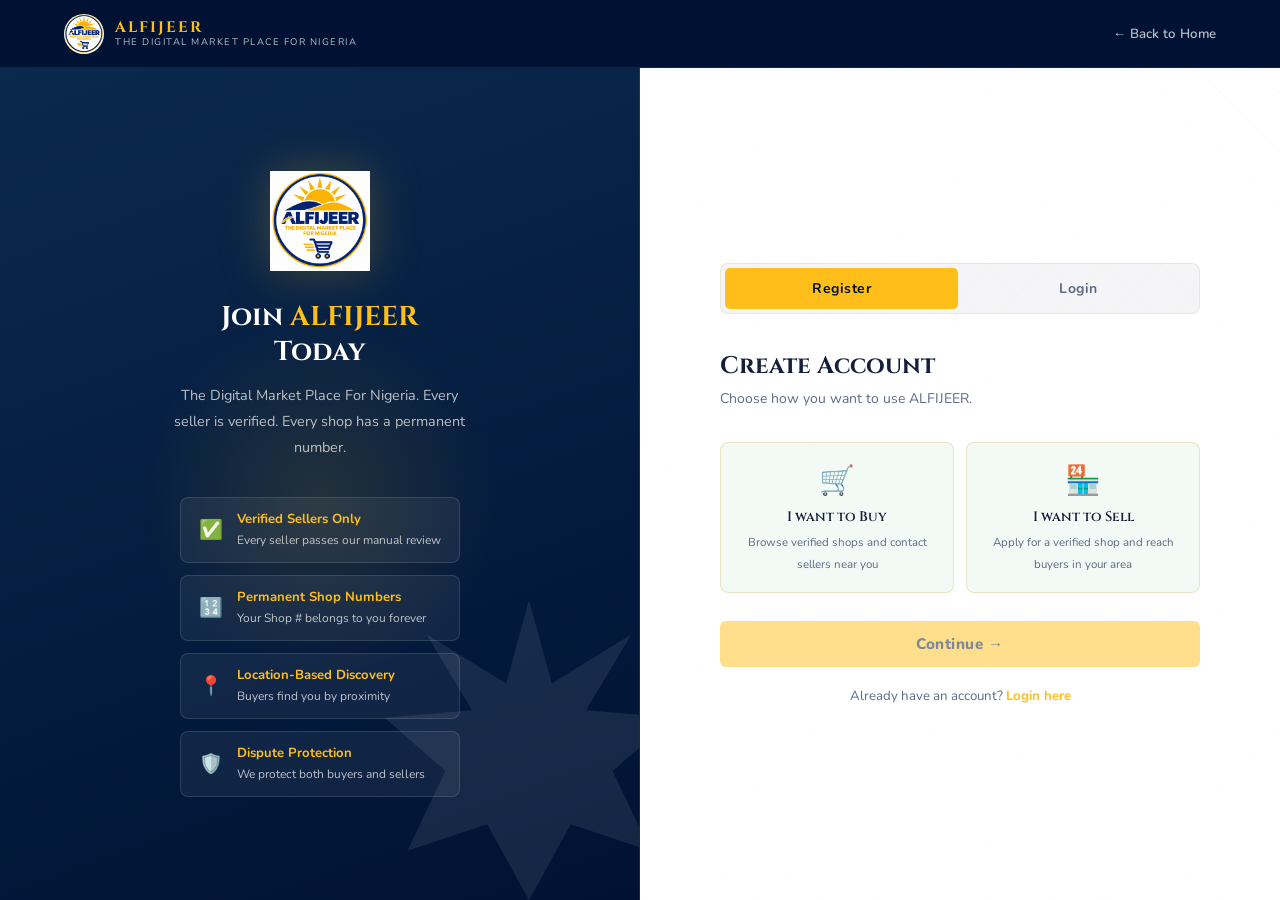
<file: auth.html>
<!DOCTYPE html>
<html lang="en">
<head>
  <meta charset="UTF-8"/>
  <meta name="viewport" content="width=device-width, initial-scale=1.0, viewport-fit=cover"/>
  <title>ALFIJEER — Register / Login</title>
  <link href="https://fonts.googleapis.com/css2?family=Cinzel:wght@400;600;700;900&family=Nunito:wght@300;400;500;600;700;800&display=swap" rel="stylesheet"/>
  <style>
    *, *::before, *::after { margin: 0; padding: 0; box-sizing: border-box; }

        :root {
      --green-deep:  #FFFFFF;
      --green-mid:   #F3F9F5;
      --green-light: #E3F2E8;
      --gold:        #FFBE1A;
      --gold-light:  #FFCF4D;
      --gold-dim:    #C99000;
      --emerald:     #FFBE1A;
      --emerald-dim: #C99000;
      --white:       #14203A;
      --white-dim:   #5C6B85;
      --dark:        #001233;
      --bg:          #FFFFFF;
      --bg2:         #F3F9F5;
      --border:      rgba(201,144,0,0.2);
      --input-bg:    #F3F9F5;
      --input-border:rgba(201,144,0,0.25);
      --error:       #e74c3c;

      --navy-deep:   #001233;
      --navy-mid:    #001E4D;
      --navy-light:  #0A294D;
      --on-navy:     #FFFFFF;
      --on-navy-dim: rgba(255,255,255,0.72);
    }

    html { scroll-behavior: smooth; }

    body {
      font-family: 'Nunito', sans-serif;
      background-color: var(--green-deep);
      color: var(--white);
      min-height: 100vh;
      overflow-x: hidden;
    }

    body::before {
      content: '';
      position: fixed; top:0; right:0; bottom:0; left:0;
      background-image:
        repeating-linear-gradient(45deg, transparent, transparent 40px, rgba(201,144,0,0.025) 40px, rgba(201,144,0,0.025) 41px),
        repeating-linear-gradient(-45deg, transparent, transparent 40px, rgba(201,144,0,0.025) 40px, rgba(201,144,0,0.025) 41px);
      pointer-events: none; z-index: 0;
    }

    /* ══ NAVBAR ══ */
    nav {
      position: fixed; top: 0; left: 0; right: 0; z-index: 1000;
      display: flex; align-items: center; justify-content: space-between;
      padding: 0 5%; height: 68px;
      background: var(--navy-deep);
      border-bottom: 1px solid rgba(255,255,255,0.08);
    }

    .nav-logo { display: flex; align-items: center; gap: 11px; text-decoration: none; }
    .nav-logo img { height: 40px; width: 40px; border-radius: 40px;
    object-fit: contain; }
    .nav-logo-text { display: flex; flex-direction: column; line-height: 1.1; }
    .nav-logo-text span:first-child {
      font-family: 'Cinzel', serif; font-size: 0.95rem; font-weight: 700;
      color: var(--gold); letter-spacing: 2px;
    }
    .nav-logo-text span:last-child {
      font-size: 0.6rem; color: var(--on-navy-dim);
      letter-spacing: 1.5px; text-transform: uppercase;
    }

    .nav-back {
      display: flex; align-items: center; gap: 7px;
      color: var(--on-navy-dim); text-decoration: none;
      font-size: 0.83rem; font-weight: 600; transition: color 0.3s;
    }
    .nav-back:hover { color: var(--gold); }

    /* ══ LAYOUT ══ */
    .auth-wrapper {
      position: relative; z-index: 1;
      min-height: 100vh;
      display: grid;
      grid-template-columns: 1fr 1fr;
      padding-top: 68px;
    }

    /* LEFT PANEL */
    .auth-left {
      position: sticky; top: 68px;
      height: calc(100vh - 68px);
      background: linear-gradient(160deg, var(--navy-light) 0%, var(--navy-deep) 100%);
      border-right: 1px solid rgba(255,255,255,0.08);
      display: flex; flex-direction: column;
      justify-content: center; align-items: center;
      padding: 60px 48px; text-align: center; overflow: hidden;
    }

    .left-star {
      position: absolute; bottom: -80px; right: -80px;
      width: 380px; height: 380px; opacity: 0.08; pointer-events: none;
    }

    .left-glow {
      position: absolute; top: 30%; left: 50%; transform: translateX(-50%);
      width: 360px; height: 360px;
      background: radial-gradient(circle, rgba(255,190,26,0.12) 0%, transparent 70%);
      pointer-events: none;
    }

    .left-logo {
      width: 100px; height: 100px; object-fit: contain;
      margin-bottom: 28px;
      filter: drop-shadow(0 0 24px rgba(255,190,26,0.25));
      animation: floatLogo 4s ease-in-out infinite;
    }

    @keyframes floatLogo {
      0%, 100% { transform: translateY(0); }
      50%       { transform: translateY(-10px); }
    }

    .auth-left h2 {
      font-family: 'Cinzel', serif;
      font-size: 1.7rem; font-weight: 700;
      color: var(--on-navy); margin-bottom: 14px; line-height: 1.3;
    }
    .auth-left h2 span { color: var(--gold); }

    .auth-left p {
      color: var(--on-navy-dim); font-size: 0.9rem;
      line-height: 1.8; max-width: 300px; margin-bottom: 36px;
    }

    .trust-pills { display: flex; flex-direction: column; gap: 12px; width: 100%; max-width: 280px; }

    .trust-pill {
      display: flex; align-items: center; gap: 12px;
      background: rgba(255,255,255,0.06);
      border: 1px solid rgba(255,255,255,0.12);
      border-radius: 8px; padding: 12px 16px; text-align: left;
    }

    .trust-pill .pill-icon { font-size: 1.2rem; min-width: 28px; text-align: center; }
    .trust-pill .pill-text strong { display: block; font-size: 0.82rem; font-weight: 700; color: var(--gold); }
    .trust-pill .pill-text span { font-size: 0.75rem; color: var(--on-navy-dim); }

    /* RIGHT PANEL */
    .auth-right {
      display: flex; flex-direction: column;
      justify-content: center;
      padding: 60px 5% 60px;
      min-height: calc(100vh - 68px);
    }

    /* ══ AUTH CARD ══ */
    .auth-card {
      width: 100%; max-width: 480px;
      margin: 0 auto;
      animation: fadeIn 0.6s ease both;
    }

    @keyframes fadeIn {
      from { opacity: 0; transform: translateY(16px); }
      to   { opacity: 1; transform: translateY(0); }
    }

    .page-switcher {
      display: flex; gap: 4px;
      background: rgba(0,18,51,0.04);
      border: 1px solid rgba(201,144,0,0.15);
      border-radius: 8px; padding: 4px; margin-bottom: 36px;
    }

    .page-btn {
      flex: 1; padding: 11px;
      background: transparent; border: none; border-radius: 5px;
      font-family: 'Nunito', sans-serif; font-size: 0.875rem; font-weight: 700;
      color: var(--white-dim); cursor: pointer; transition: all 0.3s; letter-spacing: 0.5px;
    }
    .page-btn.active { background: var(--gold); color: var(--dark); }

    .card-title {
      font-family: 'Cinzel', serif;
      font-size: 1.5rem; font-weight: 700;
      color: var(--white); margin-bottom: 6px;
    }

    .card-subtitle {
      font-size: 0.875rem; color: var(--white-dim);
      margin-bottom: 32px; line-height: 1.6;
    }

    /* Type selector */
    .type-selector { display: grid; grid-template-columns: 1fr 1fr; gap: 12px; margin-bottom: 28px; }

    .type-card {
      border: 1.5px solid rgba(201,144,0,0.2);
      border-radius: 8px; padding: 18px 14px; text-align: center;
      cursor: pointer; transition: all 0.3s; background: var(--input-bg);
    }
    .type-card:hover { border-color: var(--gold-dim); background: rgba(201,144,0,0.06); }
    .type-card.selected { border-color: var(--gold); background: rgba(201,144,0,0.1); }
    .type-card .type-icon { font-size: 1.8rem; display: block; margin-bottom: 8px; }
    .type-card .type-label {
      font-family: 'Cinzel', serif; font-size: 0.85rem; font-weight: 600;
      color: var(--white); display: block; margin-bottom: 4px;
    }
    .type-card .type-desc { font-size: 0.72rem; color: var(--white-dim); line-height: 1.5; }
    .type-card.selected .type-label { color: var(--gold); }

    /* Steps */
    .form-step { display: none; }
    .form-step.active { display: block; animation: fadeIn 0.4s ease both; }

    .step-indicator { display: flex; align-items: center; gap: 8px; margin-bottom: 24px; }

    .step-dot {
      width: 28px; height: 28px; border-radius: 50%;
      border: 1.5px solid rgba(201,144,0,0.3);
      display: flex; align-items: center; justify-content: center;
      font-size: 0.72rem; font-weight: 700; color: var(--white-dim); transition: all 0.3s;
    }
    .step-dot.done { background: var(--emerald-dim); border-color: var(--emerald); color: var(--white); }
    .step-dot.active { background: var(--gold); border-color: var(--gold); color: var(--dark); }

    .step-line { flex: 1; height: 1px; background: rgba(201,144,0,0.2); }
    .step-line.done { background: var(--emerald-dim); }

    /* Form fields */
    .form-group { margin-bottom: 18px; }
    .form-row { display: grid; grid-template-columns: 1fr 1fr; gap: 14px; }

    label {
      display: block; font-size: 0.78rem; font-weight: 700;
      color: var(--white-dim); margin-bottom: 7px;
      letter-spacing: 0.5px; text-transform: uppercase;
    }
    label .required { color: var(--gold); margin-left: 2px; }

    input[type="text"], input[type="email"], input[type="tel"],
    input[type="password"], select, textarea {
      width: 100%; padding: 12px 14px;
      background: var(--input-bg);
      border: 1px solid var(--input-border);
      border-radius: 6px; color: var(--white);
      font-family: 'Nunito', sans-serif; font-size: 0.875rem;
      transition: border-color 0.3s, box-shadow 0.3s;
      outline: none; appearance: none;
    }
    input::placeholder, textarea::placeholder { color: rgba(92,107,133,0.85); }
    input:focus, select:focus, textarea:focus {
      border-color: var(--gold);
      box-shadow: 0 0 0 3px rgba(201,144,0,0.1);
    }

    select {
      cursor: pointer;
      background-image: url("data:image/svg+xml,%3Csvg xmlns='http://www.w3.org/2000/svg' width='12' height='8' viewBox='0 0 12 8'%3E%3Cpath d='M1 1l5 5 5-5' stroke='%230B6B3A' stroke-width='1.5' fill='none'/%3E%3C/svg%3E");
      background-repeat: no-repeat;
      background-position: right 14px center;
      padding-right: 36px;
    }
    select option { background: var(--green-deep); color: var(--white); }
    textarea { resize: vertical; min-height: 90px; }

    .input-wrapper { position: relative; }
    .input-wrapper input { padding-right: 44px; }

    .toggle-pass {
      position: absolute; right: 14px; top: 50%; transform: translateY(-50%);
      background: none; border: none; color: var(--white-dim);
      cursor: pointer; font-size: 1rem; transition: color 0.3s;
    }
    .toggle-pass:hover { color: var(--gold); }

    .pass-strength { margin-top: 8px; display: flex; gap: 4px; }
    .strength-bar { flex: 1; height: 3px; background: rgba(0,18,51,0.1); border-radius: 2px; transition: background 0.3s; }
    .strength-bar.weak   { background: var(--error); }
    .strength-bar.fair   { background: var(--gold); }
    .strength-bar.strong { background: var(--emerald); }
    .strength-label { font-size: 0.7rem; color: var(--white-dim); margin-top: 4px; text-align: right; }

    .file-upload {
      border: 1.5px dashed rgba(201,144,0,0.25);
      border-radius: 8px; padding: 24px; text-align: center;
      cursor: pointer; transition: all 0.3s; background: var(--input-bg);
    }
    .file-upload:hover { border-color: var(--gold-dim); background: rgba(201,144,0,0.04); }
    .file-upload input { display: none; }
    .file-upload .upload-icon { font-size: 1.8rem; display: block; margin-bottom: 8px; }
    .file-upload .upload-text { font-size: 0.82rem; color: var(--white-dim); line-height: 1.6; }
    .file-upload .upload-text strong { color: var(--gold); }

    .checkbox-group { display: flex; align-items: flex-start; gap: 10px; margin-bottom: 20px; }
    .checkbox-group input[type="checkbox"] {
      width: 18px; height: 18px; min-width: 18px;
      accent-color: var(--gold); margin-top: 2px; cursor: pointer;
    }
    .checkbox-group label {
      text-transform: none; letter-spacing: 0;
      font-size: 0.82rem; color: var(--white-dim); cursor: pointer; font-weight: 500;
    }
    .checkbox-group label a { color: var(--gold); text-decoration: none; }
    .checkbox-group label a:hover { text-decoration: underline; }

    .notice-box {
      background: rgba(201,144,0,0.07);
      border: 1px solid rgba(201,144,0,0.2);
      border-radius: 8px; padding: 14px 16px;
      display: flex; gap: 12px; align-items: flex-start; margin-bottom: 20px;
    }
    .notice-box .notice-icon { font-size: 1rem; margin-top: 1px; }
    .notice-box p { font-size: 0.8rem; color: var(--white-dim); line-height: 1.6; }
    .notice-box p strong { color: var(--gold); }

    /* Buttons */
    .btn-primary {
      width: 100%; padding: 13px;
      background: var(--gold); color: var(--dark); border: none;
      border-radius: 6px; font-family: 'Nunito', sans-serif;
      font-size: 0.95rem; font-weight: 800; cursor: pointer;
      transition: all 0.3s; letter-spacing: 0.5px; margin-bottom: 12px;
    }
    .btn-primary:hover { background: var(--gold-light); transform: translateY(-1px); box-shadow: 0 8px 20px rgba(201,144,0,0.25); }
    .btn-primary:disabled { opacity: 0.5; cursor: not-allowed; transform: none; box-shadow: none; }

    .btn-secondary {
      width: 100%; padding: 12px;
      background: transparent; color: var(--white-dim);
      border: 1px solid rgba(0,18,51,0.15);
      border-radius: 6px; font-family: 'Nunito', sans-serif;
      font-size: 0.875rem; font-weight: 700; cursor: pointer;
      transition: all 0.3s; margin-bottom: 12px;
    }
    .btn-secondary:hover { border-color: var(--gold-dim); color: var(--gold); }

    .btn-emerald {
      width: 100%; padding: 13px;
      background: var(--emerald-dim); color: var(--white);
      border: 1px solid var(--emerald); border-radius: 6px;
      font-family: 'Nunito', sans-serif; font-size: 0.95rem;
      font-weight: 800; cursor: pointer; transition: all 0.3s;
      letter-spacing: 0.5px; margin-bottom: 12px;
    }
    .btn-emerald:hover { background: var(--emerald); transform: translateY(-1px); }

    .divider { display: flex; align-items: center; gap: 12px; margin: 20px 0; }
    .divider::before, .divider::after { content: ''; flex: 1; height: 1px; background: rgba(201,144,0,0.15); }
    .divider span { font-size: 0.75rem; color: var(--white-dim); letter-spacing: 1px; text-transform: uppercase; }

    .switch-link { text-align: center; font-size: 0.83rem; color: var(--white-dim); margin-top: 8px; }
    .switch-link a { color: var(--gold); font-weight: 700; text-decoration: none; cursor: pointer; }
    .switch-link a:hover { text-decoration: underline; }

    .forgot-link { text-align: right; margin-top: -10px; margin-bottom: 18px; }
    .forgot-link a { font-size: 0.78rem; color: var(--gold-dim); text-decoration: none; transition: color 0.3s; }
    .forgot-link a:hover { color: var(--gold); }

    /* Success screens */
    .success-screen {
      display: none; text-align: center; padding: 20px 0;
      animation: fadeIn 0.5s ease both;
    }
    .success-icon {
      width: 80px; height: 80px;
      background: rgba(18,128,73,0.12);
      border: 2px solid var(--emerald); border-radius: 50%;
      display: flex; align-items: center; justify-content: center;
      font-size: 2.2rem; margin: 0 auto 24px;
    }
    .success-screen h3 {
      font-family: 'Cinzel', serif; font-size: 1.4rem; font-weight: 700;
      color: var(--white); margin-bottom: 12px;
    }
    .success-screen p { color: var(--white-dim); font-size: 0.875rem; line-height: 1.8; max-width: 340px; margin: 0 auto 28px; }

    .shop-number-preview {
      display: inline-block;
      background: rgba(201,144,0,0.1);
      border: 1px solid var(--gold-dim);
      border-radius: 8px; padding: 16px 32px;
      font-family: 'Cinzel', serif; font-size: 1.2rem;
      color: var(--gold); margin-bottom: 28px; letter-spacing: 2px;
    }

    /* Responsive */
    @media (max-width: 860px) {
      .auth-wrapper { grid-template-columns: 1fr; }
      .auth-left { display: none; }
      .auth-right { padding: 40px 6%; }
    }
    @media (max-width: 480px) {
      .form-row { grid-template-columns: 1fr; }
      .type-selector { grid-template-columns: 1fr; }
    }

    /* ══ NOTICE BANNER ══ */
    .auth-banner { display:none; align-items:flex-start; gap:10px; background:#FDECEA; border:1px solid rgba(231,76,60,.4); color:#8a1f14; border-radius:12px; padding:12px 14px; margin-bottom:18px; font-size:.85rem; font-weight:700; line-height:1.5; }
    .auth-banner.show { display:flex; }
    .auth-banner.info { background:#FFF7E0; border-color:rgba(201,144,0,.4); color:#6b4b00; }
    .m-hero { display:none; }

    /* ══ MOBILE APP LAYOUT ══ */
    @media (max-width: 860px) {
      html, body { background:#001233; }
      nav { display:none !important; }
      .auth-wrapper { display:block; padding-top:0; min-height:100vh; min-height:100dvh; }
      .auth-right { padding:0; min-height:100vh; min-height:100dvh; display:flex; flex-direction:column; justify-content:flex-start; }

      .m-hero { display:block; position:relative; overflow:hidden; background:linear-gradient(165deg,#0A294D 0%,#001233 70%); color:#fff; padding:calc(14px + env(safe-area-inset-top)) 20px 52px; text-align:center; }
      .m-hero::before { content:''; position:absolute; top:-70px; right:-70px; width:220px; height:220px; border-radius:50%; background:radial-gradient(circle,rgba(255,190,26,.22),transparent 70%); }
      .m-top { position:relative; display:flex; align-items:center; justify-content:space-between; margin-bottom:10px; }
      .m-back { width:40px; height:40px; border-radius:50%; background:rgba(255,255,255,.1); color:#fff; display:flex; align-items:center; justify-content:center; text-decoration:none; font-size:1.2rem; }
      .m-brand { font-family:'Cinzel',serif; font-weight:700; letter-spacing:3px; color:var(--gold); font-size:.95rem; }
      .m-hero img { position:relative; width:64px; height:64px; object-fit:contain; border-radius:50%; margin-bottom:10px; filter:drop-shadow(0 0 18px rgba(255,190,26,.3)); }
      .m-hero h1 { position:relative; font-family:'Cinzel',serif; font-size:1.45rem; line-height:1.25; margin-bottom:6px; }
      .m-hero h1 span { color:var(--gold); }
      .m-hero p { position:relative; font-size:.84rem; color:rgba(255,255,255,.75); line-height:1.5; max-width:300px; margin:0 auto 14px; }
      .m-chips { position:relative; display:flex; gap:6px; justify-content:center; flex-wrap:wrap; }
      .m-chips span { font-size:.68rem; font-weight:700; padding:5px 10px; border-radius:20px; background:rgba(255,255,255,.1); border:1px solid rgba(255,255,255,.16); }

      .auth-card { flex:1; max-width:none; margin:-26px 0 0; background:#fff; border-radius:26px 26px 0 0; padding:20px 18px calc(30px + env(safe-area-inset-bottom)); position:relative; box-shadow:0 -8px 24px rgba(0,0,0,.15); animation:none; }
      .page-switcher { border-radius:14px; padding:4px; margin-bottom:22px; background:#EEF1F6; border:none; }
      .page-btn { padding:12px; border-radius:11px; font-size:.9rem; }
      .page-btn.active { box-shadow:0 2px 8px rgba(201,144,0,.35); }
      .card-title { font-size:1.3rem; }
      .card-subtitle { margin-bottom:22px; font-size:.84rem; }

      input[type="text"], input[type="email"], input[type="tel"], input[type="password"], select, textarea { font-size:16px; padding:14px; border-radius:12px; background:#F4F6FA; border:1.5px solid transparent; min-height:50px; }
      input:focus, select:focus, textarea:focus { background:#fff; border-color:var(--gold); }
      textarea { min-height:96px; }
      .form-group { margin-bottom:16px; }
      .btn-primary, .btn-emerald { padding:15px; min-height:52px; border-radius:14px; font-size:1rem; box-shadow:0 6px 16px rgba(201,144,0,.28); }
      .btn-secondary { padding:14px; min-height:50px; border-radius:14px; }

      .type-selector { grid-template-columns:1fr; gap:10px; }
      .type-card { display:grid; grid-template-columns:48px 1fr; column-gap:14px; align-items:center; text-align:left; padding:14px; border-radius:16px; }
      .type-card .type-icon { grid-row:1 / span 2; font-size:2rem; margin:0; text-align:center; }
      .type-card .type-label { margin:0; font-size:.95rem; }
      .type-card.selected { box-shadow:0 0 0 3px rgba(255,190,26,.25); }

      .step-dot { width:32px; height:32px; }
      .file-upload { padding:20px 14px; border-radius:14px; }
      .notice-box { border-radius:12px; }
      .success-icon { width:72px; height:72px; }
      .forgot-link { margin-top:-6px; }
    }
    @media (max-width: 480px) {
      .m-hero { padding-bottom:46px; }
    }
  </style>
<link rel="manifest" href="./manifest.json"/>
<meta name="theme-color" content="#001233"/>
<link rel="icon" type="image/png" sizes="48x48" href="/icons/favicon-48.png"/>
<link rel="apple-touch-icon" href="/icons/apple-touch-icon.png"/>
<meta name="mobile-web-app-capable" content="yes"/>
<meta name="apple-mobile-web-app-capable" content="yes"/>
<meta name="apple-mobile-web-app-title" content="ALFIJEER"/>
<meta name="apple-mobile-web-app-status-bar-style" content="black-translucent"/>
<script src="./platform.js"></script>
</head>
<body>

  <!-- NAVBAR -->
  <nav>
    <a href="index.html" class="nav-logo">
      <img src="./Alfijeer1.png" alt="ALFIJEER" onerror="this.style.display='none'"/>
      <div class="nav-logo-text">
        <span>ALFIJEER</span>
        <span>The Digital Market Place For Nigeria</span>
      </div>
    </a>
    <a href="index.html" class="nav-back">← Back to Home</a>
  </nav>

  <!-- MAIN LAYOUT -->
  <div class="auth-wrapper">

    <!-- LEFT PANEL -->
    <div class="auth-left">
      <div class="left-glow"></div>
      <svg class="left-star" viewBox="0 0 200 200" fill="white" xmlns="http://www.w3.org/2000/svg">
        <path d="M100 0 L112 44 L154 18 L130 58 L176 62 L144 90 L164 132 L122 118 L100 158 L78 118 L36 132 L56 90 L24 62 L70 58 L46 18 L88 44 Z"/>
      </svg>
      <img src="./Alfijeer1.png" class="left-logo" alt="Logo" onerror="this.style.display='none'"/>
      <h2>Join <span>ALFIJEER</span><br/>Today</h2>
      <p>The Digital Market Place For Nigeria. Every seller is verified. Every shop has a permanent number.</p>
      <div class="trust-pills">
        <div class="trust-pill">
          <span class="pill-icon">✅</span>
          <div class="pill-text">
            <strong>Verified Sellers Only</strong>
            <span>Every seller passes our manual review</span>
          </div>
        </div>
        <div class="trust-pill">
          <span class="pill-icon">🔢</span>
          <div class="pill-text">
            <strong>Permanent Shop Numbers</strong>
            <span>Your Shop # belongs to you forever</span>
          </div>
        </div>
        <div class="trust-pill">
          <span class="pill-icon">📍</span>
          <div class="pill-text">
            <strong>Location-Based Discovery</strong>
            <span>Buyers find you by proximity</span>
          </div>
        </div>
        <div class="trust-pill">
          <span class="pill-icon">🛡️</span>
          <div class="pill-text">
            <strong>Dispute Protection</strong>
            <span>We protect both buyers and sellers</span>
          </div>
        </div>
      </div>
    </div>

    <!-- RIGHT PANEL -->
    <div class="auth-right">
      <div class="m-hero">
        <div class="m-top">
          <a href="index.html" class="m-back" aria-label="Back to home">←</a>
          <span class="m-brand">ALFIJEER</span>
          <span style="width:40px"></span>
        </div>
        <img src="./Alfijeer1.png" alt="" onerror="this.style.display='none'"/>
        <h1 id="m-hero-title">Join <span>ALFIJEER</span></h1>
        <p id="m-hero-sub">The Digital Market Place For Nigeria — verified shops, real sellers.</p>
        <div class="m-chips"><span>✅ Verified sellers</span><span>📍 Near you</span><span>🛡️ Protected</span></div>
      </div>
      <div class="auth-card">
        <div class="auth-banner" id="auth-banner" role="alert"><span id="auth-banner-ic">⚠️</span><span id="auth-banner-text"></span></div>

        <!-- Switcher -->
        <div class="page-switcher">
          <button class="page-btn active" onclick="showPage('register')">Register</button>
          <button class="page-btn" onclick="showPage('login')">Login</button>
        </div>

        <!-- ══ REGISTER ══ -->
        <div id="page-register">

          <!-- STEP 0: Choose type -->
          <div id="step-type" class="form-step active">
            <h2 class="card-title">Create Account</h2>
            <p class="card-subtitle">Choose how you want to use ALFIJEER.</p>
            <div class="type-selector">
              <div class="type-card" id="type-buyer" onclick="selectType('buyer')">
                <span class="type-icon">🛒</span>
                <span class="type-label">I want to Buy</span>
                <span class="type-desc">Browse verified shops and contact sellers near you</span>
              </div>
              <div class="type-card" id="type-seller" onclick="selectType('seller')">
                <span class="type-icon">🏪</span>
                <span class="type-label">I want to Sell</span>
                <span class="type-desc">Apply for a verified shop and reach buyers in your area</span>
              </div>
            </div>
            <button class="btn-primary" id="btn-next-type" onclick="goToStep('details')" disabled>Continue →</button>
            <p class="switch-link">Already have an account? <a onclick="showPage('login')">Login here</a></p>
          </div>

          <!-- STEP 1: Buyer Details -->
          <div id="step-buyer-details" class="form-step">
            <div class="step-indicator">
              <div class="step-dot done">1</div>
              <div class="step-line done"></div>
              <div class="step-dot active">2</div>
              <div class="step-line"></div>
              <div class="step-dot">3</div>
            </div>
            <h2 class="card-title">Your Details</h2>
            <p class="card-subtitle">Fill in your personal information to create your buyer account.</p>
            <div class="form-row">
              <div class="form-group">
                <label>First Name <span class="required">*</span></label>
                <input type="text" id="buyer-firstname" placeholder="Abubakar"/>
              </div>
              <div class="form-group">
                <label>Last Name <span class="required">*</span></label>
                <input type="text" id="buyer-lastname" placeholder="Musa"/>
              </div>
            </div>
            <div class="form-group">
              <label>Email Address <span class="required">*</span></label>
              <input type="email" id="buyer-email" placeholder="abubakar@email.com"/>
            </div>
            <div class="form-group">
              <label>Phone Number <span class="required">*</span></label>
              <input type="tel" id="buyer-phone" placeholder="080XXXXXXXX"/>
            </div>
            <div class="form-row">
              <div class="form-group">
                <label>State <span class="required">*</span></label>
                <select id="buyer-state">
                  <option value="">Select State</option>
                  <option>Abia</option><option>Abuja</option><option>Adamawa</option><option>Akwa Ibom</option><option>Anambra</option><option>Bauchi</option><option>Bayelsa</option><option>Benue</option><option>Borno</option><option>Cross River</option><option>Delta</option><option>Ebonyi</option><option>Edo</option><option>Ekiti</option><option>Enugu</option><option>Gombe</option><option>Imo</option><option>Jigawa</option><option>Kaduna</option><option>Kano</option><option>Katsina</option><option>Kebbi</option><option>Kogi</option><option>Kwara</option><option>Lagos</option><option>Nasarawa</option><option>Niger</option><option>Ogun</option><option>Ondo</option><option>Osun</option><option>Oyo</option><option>Plateau</option><option>Rivers</option><option>Sokoto</option><option>Taraba</option><option>Yobe</option><option>Zamfara</option>
                </select>
              </div>
              <div class="form-group">
                <label>LGA / Area</label>
                <input type="text" id="buyer-city" placeholder="e.g. Nassarawa"/>
              </div>
            </div>
            <div class="form-group">
              <label>Password <span class="required">*</span></label>
              <div class="input-wrapper">
                <input type="password" id="buyer-pass" placeholder="Create a strong password" oninput="checkStrength(this,'buyer-strength','buyer-strength-label')"/>
                <button class="toggle-pass" onclick="togglePass('buyer-pass',this)" type="button">👁</button>
              </div>
              <div class="pass-strength" id="buyer-strength">
                <div class="strength-bar"></div><div class="strength-bar"></div>
                <div class="strength-bar"></div><div class="strength-bar"></div>
              </div>
              <div class="strength-label" id="buyer-strength-label"></div>
            </div>
            <div class="form-group">
              <label>Confirm Password <span class="required">*</span></label>
              <div class="input-wrapper">
                <input type="password" id="buyer-pass2" placeholder="Repeat your password"/>
                <button class="toggle-pass" onclick="togglePass('buyer-pass2',this)" type="button">👁</button>
              </div>
            </div>
            <div class="checkbox-group">
              <input type="checkbox" id="buyer-terms"/>
              <label for="buyer-terms">I agree to the <a href="terms.html" target="_blank" rel="noopener noreferrer">Terms of Use</a> and <a href="privacy.html" target="_blank" rel="noopener noreferrer">Privacy Policy</a> of ALFIJEER</label>
            </div>
            <button class="btn-primary" id="buyer-submit-btn" onclick="completeBuyerReg(this)">Create Buyer Account</button>
            <button class="btn-secondary" onclick="goToStep('type')">← Back</button>
          </div>

          <!-- STEP 1: Seller Details -->
          <div id="step-seller-details" class="form-step">
            <div class="step-indicator">
              <div class="step-dot done">1</div>
              <div class="step-line done"></div>
              <div class="step-dot active">2</div>
              <div class="step-line"></div>
              <div class="step-dot">3</div>
            </div>
            <h2 class="card-title">Business Details</h2>
            <p class="card-subtitle">Tell us about yourself and your business. We review every application manually.</p>
            <div class="form-row">
              <div class="form-group">
                <label>Full Name <span class="required">*</span></label>
                <input type="text" id="seller-name" placeholder="Your full name"/>
              </div>
              <div class="form-group">
                <label>Business Name <span class="required">*</span></label>
                <input type="text" id="seller-bizname" placeholder="e.g. Zainab Footwear"/>
              </div>
            </div>
            <div class="form-group">
              <label>Business Category <span class="required">*</span></label>
              <select id="seller-category">
                <option value="">Select a category</option>
                <option value="Food, Grains &amp; Spices">🍴 Food &amp; Restaurants</option>
                <option value="Beauty &amp; Personal Care">💄 Beauty &amp; Personal Care</option>
                <option value="Household &amp; Cleaning Supplies">🧴 Household &amp; Cleaning Supplies</option>
                <option value="Health &amp; Wellness">💊 Health &amp; Wellness</option>
                <option value="Fashion &amp; Clothing">👕 Fashion &amp; Clothing</option>
                <option value="Baby &amp; Kids">🧸 Baby &amp; Kids</option>
                <option value="Phones &amp; Electronics">📱 Phones &amp; Electronics</option>
                <option value="Farm Products">🫘 Farm Products</option>
                <option value="Home &amp; Furniture">🛋️ Home &amp; Furniture</option>
                <option value="Building Materials &amp; Hardware">🧱 Building Materials &amp; Hardware</option>
                <option value="Vehicles &amp; Spare Parts">🚗 Vehicles &amp; Spare Parts</option>
                <option value="Business &amp; Industrial Equipment">⚙️ Business &amp; Industrial Equipment</option>
                <option value="Books, Office &amp; School Supplies">📚 Books, Office &amp; School Supplies</option>
                <option value="Sports &amp; Outdoor">⚽ Sports &amp; Outdoor</option>
                <option value="Other">📦 Other</option>
              </select>
            </div>
            <div class="form-row">
              <div class="form-group">
                <label>Phone Number <span class="required">*</span></label>
                <input type="tel" id="seller-phone" placeholder="080XXXXXXXX"/>
              </div>
              <div class="form-group">
                <label>WhatsApp Number <span class="required">*</span></label>
                <input type="tel" id="seller-whatsapp" placeholder="080XXXXXXXX"/>
              </div>
            </div>
            <div class="form-row">
              <div class="form-group">
                <label>State <span class="required">*</span></label>
                <select id="seller-state">
                  <option value="">Select State</option>
                  <option>Abia</option><option>Abuja</option><option>Adamawa</option><option>Akwa Ibom</option><option>Anambra</option><option>Bauchi</option><option>Bayelsa</option><option>Benue</option><option>Borno</option><option>Cross River</option><option>Delta</option><option>Ebonyi</option><option>Edo</option><option>Ekiti</option><option>Enugu</option><option>Gombe</option><option>Imo</option><option>Jigawa</option><option>Kaduna</option><option>Kano</option><option>Katsina</option><option>Kebbi</option><option>Kogi</option><option>Kwara</option><option>Lagos</option><option>Nasarawa</option><option>Niger</option><option>Ogun</option><option>Ondo</option><option>Osun</option><option>Oyo</option><option>Plateau</option><option>Rivers</option><option>Sokoto</option><option>Taraba</option><option>Yobe</option><option>Zamfara</option>
                </select>
              </div>
              <div class="form-group">
                <label>LGA <span class="required">*</span></label>
                <input type="text" id="seller-lga" placeholder="e.g. Kano Central"/>
              </div>
            </div>
            <div class="form-group">
              <label>Full Shop Address <span class="required">*</span></label>
              <input type="text" id="seller-address" placeholder="Street, area, landmark"/>
            </div>
            <div class="form-group">
              <label>Shop Location on Map <span class="required">*</span></label>
              <button type="button" class="btn-secondary" id="seller-locate-btn" onclick="captureSellerLocation()" style="width:100%;text-align:center;">📍 Use My Current Location</button>
              <p id="seller-location-status" style="font-size:0.78rem;color:var(--white-dim);margin-top:6px;">
                Stand inside or right outside your shop, then tap the button above. Buyers use this to find your shop nearby and get directions — without it, your shop won't appear in distance-sorted results.
              </p>
            </div>
            <div class="form-group">
              <label>What do you sell? <span class="required">*</span></label>
              <textarea id="seller-desc" placeholder="Briefly describe your products. e.g. We sell original Samsung and Tecno phones at the best prices in Kano."></textarea>
            </div>
            <button class="btn-primary" onclick="goToStep('seller-verify')">Continue → Verification</button>
            <button class="btn-secondary" onclick="goToStep('type')">← Back</button>
          </div>

          <!-- STEP 2: Seller Verification -->
          <div id="step-seller-verify" class="form-step">
            <div class="step-indicator">
              <div class="step-dot done">1</div>
              <div class="step-line done"></div>
              <div class="step-dot done">2</div>
              <div class="step-line done"></div>
              <div class="step-dot active">3</div>
            </div>
            <h2 class="card-title">Verification Documents</h2>
            <p class="card-subtitle">We need these to verify you are a real business. Your information is kept private and secure.</p>
            <div class="notice-box">
              <span class="notice-icon">ℹ️</span>
              <p>Upload clear photos or scans. Accepted: JPG, PNG, PDF. <strong>Application reviewed within 24–48 hours.</strong></p>
            </div>
            <div class="form-group">
              <label>Government ID <span class="required">*</span></label>
              <div class="file-upload" onclick="document.getElementById('id-upload').click()">
                <input type="file" id="id-upload" accept="image/*,.pdf" onchange="showFileName(this,'id-name')"/>
                <span class="upload-icon">🪪</span>
                <p class="upload-text"><strong>Click to upload</strong> your NIN slip, voter card, or any government ID</p>
                <p id="id-name" style="margin-top:8px;font-size:0.78rem;color:var(--gold);"></p>
              </div>
            </div>
            <div class="form-group">
              <label>Shop or Business Photo <span class="required">*</span></label>
              <div class="file-upload" onclick="document.getElementById('shop-upload').click()">
                <input type="file" id="shop-upload" accept="image/*" onchange="showFileName(this,'shop-name')"/>
                <span class="upload-icon">🏪</span>
                <p class="upload-text"><strong>Click to upload</strong> a photo of your shop, stall, or business location</p>
                <p id="shop-name" style="margin-top:8px;font-size:0.78rem;color:var(--gold);"></p>
              </div>
            </div>
            <h3 style="font-family:'Cinzel',serif;font-size:0.95rem;margin:8px 0 10px;">Payment Information</h3>
            <div class="notice-box">
              <span class="notice-icon">🏦</span>
              <p>These bank details will be shown to buyers only after you accept an order and the buyer approves the total amount.</p>
            </div>
            <div class="form-group">
              <label>Bank Name <span class="required">*</span></label>
              <select id="seller-bank" onchange="document.getElementById('seller-bank-other').style.display = this.value === '__other' ? 'block' : 'none'">
                <option value="">Select your bank</option>
              </select>
              <input type="text" id="seller-bank-other" maxlength="60" placeholder="Type your bank name" style="display:none;margin-top:8px;"/>
            </div>
            <div class="form-group">
              <label>Account Name <span class="required">*</span></label>
              <input type="text" id="seller-acc-name" maxlength="80" placeholder="Name on the bank account" autocomplete="off"/>
            </div>
            <div class="form-group">
              <label>Account Number <span class="required">*</span></label>
              <input type="text" id="seller-acc-number" inputmode="numeric" maxlength="10" placeholder="10-digit account number" autocomplete="off"/>
            </div>
            <div class="form-group">
              <label>Email Address <span class="required">*</span></label>
              <input type="email" id="seller-email" placeholder="Your email for application status updates"/>
            </div>
            <div class="form-group">
              <label>Create Password <span class="required">*</span></label>
              <div class="input-wrapper">
                <input type="password" id="seller-pass" placeholder="Create a strong password" oninput="checkStrength(this,'seller-strength','seller-strength-label')"/>
                <button class="toggle-pass" onclick="togglePass('seller-pass',this)" type="button">👁</button>
              </div>
              <div class="pass-strength" id="seller-strength">
                <div class="strength-bar"></div><div class="strength-bar"></div>
                <div class="strength-bar"></div><div class="strength-bar"></div>
              </div>
              <div class="strength-label" id="seller-strength-label"></div>
            </div>
            <div class="checkbox-group">
              <input type="checkbox" id="seller-terms"/>
              <label for="seller-terms">I agree to the <a href="seller-rules.html" target="_blank" rel="noopener noreferrer">Seller Rules</a>, <a href="terms.html" target="_blank" rel="noopener noreferrer">Terms of Use</a>, and <a href="privacy.html" target="_blank" rel="noopener noreferrer">Privacy Policy</a> of ALFIJEER</label>
            </div>
            <button class="btn-emerald" id="seller-submit-btn" onclick="completeSellerReg(this)">📤 Submit Application</button>
            <button class="btn-secondary" onclick="goToStep('seller-details')">← Back</button>
          </div>

          <!-- SUCCESS: Buyer -->
          <div id="success-buyer" class="success-screen">
            <div class="success-icon">✅</div>
            <h3>Account Created!</h3>
            <p>Welcome to ALFIJEER. Your buyer account is ready. Start exploring verified shops near you.</p>
            <button class="btn-primary" onclick="window.location.href='buyer-dashboard.html'">Go to Dashboard →</button>
            <p class="switch-link" style="margin-top:12px;">Back to <a href="index.html">Homepage</a></p>
          </div>

          <!-- SUCCESS: Seller -->
          <div id="success-seller" class="success-screen">
            <div class="success-icon">📬</div>
            <h3>Application Submitted!</h3>
            <p>Your seller application has been received. Our team will review it within <strong style="color:var(--gold)">24–48 hours</strong>. If approved, you will receive your permanent shop number by email.</p>
            <div class="shop-number-preview">Shop #???</div>
            <p style="font-size:0.78rem;color:var(--white-dim);margin-bottom:24px;">Your shop number will be assigned upon approval.</p>
            <button class="btn-primary" onclick="window.location.href='index.html'">Back to Homepage →</button>
          </div>

        </div><!-- end #page-register -->

        <!-- ══ LOGIN ══ -->
        <div id="page-login" style="display:none;">
          <h2 class="card-title">Welcome Back</h2>
          <p class="card-subtitle">Login to your ALFIJEER account.</p>
          <div class="form-group">
            <label>Email Address <span class="required">*</span></label>
            <input type="email" id="login-email" placeholder="your@email.com" autocomplete="email" inputmode="email" autocapitalize="none"/>
          </div>
          <div class="form-group">
            <label>Password <span class="required">*</span></label>
            <div class="input-wrapper">
              <input type="password" id="login-pass" placeholder="Your password" autocomplete="current-password"/>
              <button class="toggle-pass" onclick="togglePass('login-pass',this)" type="button">👁</button>
            </div>
          </div>
          <div class="forgot-link">
            <a onclick="showPage('forgot')" style="cursor:pointer;">Forgot password?</a>
          </div>
          <button class="btn-primary" id="login-submit-btn" onclick="handleLoginRedirect(this)">Login to Account</button>
          <div class="divider"><span>or</span></div>
          <div class="notice-box">
            <span class="notice-icon">🏪</span>
            <p>Sellers: after approval, use the email and password from your application to login to your Seller Dashboard.</p>
          </div>
          <p class="switch-link">Don't have an account? <a onclick="showPage('register')">Register here</a></p>
        </div>

        <!-- ══ FORGOT PASSWORD ══ -->
        <div id="page-forgot" style="display:none;">
          <h2 class="card-title">Reset Password</h2>
          <p class="card-subtitle">Enter your email and we will send you a reset link.</p>
          <div class="form-group">
            <label>Email Address <span class="required">*</span></label>
            <input type="email" id="forgot-email" placeholder="your@email.com"/>
          </div>
          <button class="btn-primary" id="forgot-submit-btn" onclick="submitForgotPassword()">Send Reset Link</button>
          <button class="btn-secondary" onclick="showPage('login')">← Back to Login</button>
        </div>

      </div><!-- end .auth-card -->
    </div><!-- end .auth-right -->
  </div><!-- end .auth-wrapper -->

  <script>
    let selectedType = null;

    function showPage(page) {
      document.getElementById('page-register').style.display = page === 'register' ? 'block' : 'none';
      document.getElementById('page-login').style.display    = page === 'login'    ? 'block' : 'none';
      document.getElementById('page-forgot').style.display   = page === 'forgot'   ? 'block' : 'none';
      document.querySelectorAll('.page-btn').forEach((b, i) => {
        b.classList.toggle('active', (page === 'register' && i === 0) || (page === 'login' && i === 1));
      });
      if (page === 'register') goToStep('type');
      const heroT = { register:['Join <span>ALFIJEER</span>','The Digital Market Place For Nigeria — verified shops, real sellers.'],
                      login:['Welcome <span>back</span>','Log in to continue shopping or manage your shop.'],
                      forgot:['Reset <span>password</span>','We will email you a link to choose a new one.'] }[page];
      if (heroT) {
        const t = document.getElementById('m-hero-title'), u = document.getElementById('m-hero-sub');
        if (t) t.innerHTML = heroT[0]; if (u) u.textContent = heroT[1];
      }
      if (page !== 'login') hideBanner();
      window.scrollTo(0, 0);
    }

    function showBanner(msg, kind) {
      const b = document.getElementById('auth-banner'); if (!b) return;
      document.getElementById('auth-banner-text').textContent = msg;
      document.getElementById('auth-banner-ic').textContent = kind === 'info' ? 'ℹ️' : '⛔';
      b.classList.toggle('info', kind === 'info');
      b.classList.add('show');
    }
    function hideBanner() { const b = document.getElementById('auth-banner'); if (b) b.classList.remove('show'); }

    function selectType(type) {
      selectedType = type;
      document.getElementById('type-buyer').classList.toggle('selected', type === 'buyer');
      document.getElementById('type-seller').classList.toggle('selected', type === 'seller');
      const btn = document.getElementById('btn-next-type');
      btn.disabled = false;
    }

    function goToStep(step) {
      document.querySelectorAll('#page-register .form-step').forEach(el => el.classList.remove('active'));
      document.querySelectorAll('.success-screen').forEach(el => el.style.display = 'none');
      const map = {
        'type':           'step-type',
        'details':        selectedType === 'buyer' ? 'step-buyer-details' : 'step-seller-details',
        'seller-verify':  'step-seller-verify',
        'seller-details': 'step-seller-details',
      };
      const el = document.getElementById(map[step]);
      if (el) el.classList.add('active');
    }

    /* ── TOAST NOTIFICATION SYSTEM ── */
    function showToast(message, type = 'info') {
      const existing = document.querySelector('.as-toast');
      if (existing) existing.remove();
      const colors = { success: '#128049', error: '#e74c3c', info: '#001233', warning: '#f39c12' };
      const icons  = { success: '✅', error: '❌', info: 'ℹ️', warning: '⚠️' };
      const toast = document.createElement('div');
      toast.className = 'as-toast';
      toast.innerHTML = `<span>${icons[type]}</span><span>${message}</span>`;
      Object.assign(toast.style, {
        position: 'fixed', bottom: '20px', right: window.innerWidth < 860 ? '12px' : '28px', left: window.innerWidth < 860 ? '12px' : 'auto', zIndex: '9999',
        background: '#FFFFFF', border: `1px solid ${colors[type]}`,
        color: '#14203A', padding: '14px 20px', borderRadius: '8px',
        fontFamily: 'Nunito, sans-serif', fontSize: '0.9rem', fontWeight: '600',
        display: 'flex', alignItems: 'center', gap: '10px',
        boxShadow: `0 4px 24px rgba(16,40,28,0.14)`,
        animation: 'slideInToast 0.3s ease', maxWidth: window.innerWidth < 860 ? 'none' : '340px'
      });
      const style = document.createElement('style');
      style.textContent = `@keyframes slideInToast { from { transform: translateY(20px); opacity: 0; } to { transform: translateY(0); opacity: 1; } }`;
      document.head.appendChild(style);
      document.body.appendChild(toast);
      setTimeout(() => toast.remove(), 4000);
    }

    /* ── FORM VALIDATION HELPERS ── */
    function validateEmail(email) {
      return /^[^\s@]+@[^\s@]+\.[^\s@]+$/.test(email);
    }
    function validatePhone(phone) {
      const cleaned = phone.replace(/[\s\-\(\)]/g, '');
      return cleaned.length >= 7 && cleaned.length <= 15;
    }

    async function completeBuyerReg(btn) {
      const fullname = (document.getElementById('buyer-firstname')?.value.trim() || '') + ' ' + (document.getElementById('buyer-lastname')?.value.trim() || '');
      const email    = document.getElementById('buyer-email')?.value.trim() || '';
      const phone    = document.getElementById('buyer-phone')?.value.trim() || '';
      const state    = document.getElementById('buyer-state')?.value.trim() || '';
      const city     = document.getElementById('buyer-city')?.value.trim() || '';
      const pass     = document.getElementById('buyer-pass')?.value || '';
      const pass2    = document.getElementById('buyer-pass2')?.value || '';
      const terms    = document.getElementById('buyer-terms')?.checked;

      if (!fullname.trim() || fullname.trim() === '') { showToast('Please enter your full name', 'error'); return; }
      if (!validateEmail(email)) { showToast('Please enter a valid email address', 'error'); return; }
      if (!phone) { showToast('Please enter your phone number', 'error'); return; }
      if (!state) { showToast('Please select your state', 'error'); return; }
      if (pass.length < 6) { showToast('Password must be at least 6 characters', 'error'); return; }
      if (pass !== pass2) { showToast('Passwords do not match', 'error'); return; }
      if (!terms) { showToast('Please accept the Terms of Use to continue', 'error'); return; }

      if (btn.disabled) return;
      btn.disabled = true;
      const originalText = btn.textContent;
      btn.textContent = 'Creating your account…';

      try {
        const res  = await fetch('https://alfijeershops-backend-production.up.railway.app/api/auth/register', {
          method: 'POST',
          headers: { 'Content-Type': 'application/json' },
          body: JSON.stringify({ fullName: fullname.trim(), email, phone, password: pass, state, city, role: 'buyer' })
        });
        const data = await res.json();
        if (!res.ok) {
          if (data.code === 'ACCOUNT_SUSPENDED' || data.code === 'ACCOUNT_DELETED' || data.code === 'MAINTENANCE') {
            showBanner(data.message || 'This account cannot log in right now. Contact support.');
          } else if (res.status === 429) {
            showToast("You've tried a few times in a row — please wait a couple of minutes before trying again.", 'error');
          } else {
            showToast(data.message || 'Registration failed. Please try again.', 'error');
          }
          btn.disabled = false;
          btn.textContent = originalText;
          return;
        }
        localStorage.setItem('as_token', data.token);
        localStorage.setItem('as_role',  data.role);
        localStorage.setItem('as_user',  JSON.stringify(data.user));
        showToast('🎉 Registration successful!', 'success');
        setTimeout(() => {
          document.querySelectorAll('#page-register .form-step').forEach(el => el.classList.remove('active'));
          const s = document.getElementById('success-buyer');
          if (s) s.style.display = 'block';
        }, 800);
      } catch(e) {
        showToast('Connection error. Please check your internet and try again.', 'error');
        btn.disabled = false;
        btn.textContent = originalText;
      }
    }

    let _sellerLat = null, _sellerLng = null;
    function captureSellerLocation() {
      const btn = document.getElementById('seller-locate-btn');
      const status = document.getElementById('seller-location-status');
      if (!navigator.geolocation) {
        status.textContent = "Your browser doesn't support location. You can still submit — add your location later from your seller dashboard.";
        status.style.color = '#C0392B';
        return;
      }
      btn.disabled = true;
      btn.textContent = '📍 Getting your location…';
      navigator.geolocation.getCurrentPosition(
        (pos) => {
          _sellerLat = pos.coords.latitude;
          _sellerLng = pos.coords.longitude;
          btn.disabled = false;
          btn.textContent = '✓ Location Captured — Tap to Update';
          status.textContent = 'Got it! Buyers near ' + _sellerLat.toFixed(4) + ', ' + _sellerLng.toFixed(4) + ' will see your shop.';
          status.style.color = '#16803C';
        },
        (err) => {
          btn.disabled = false;
          btn.textContent = '📍 Use My Current Location';
          status.textContent = 'Could not get your location — please allow location access and try again.';
          status.style.color = '#C0392B';
        },
        { enableHighAccuracy: true, timeout: 10000 }
      );
    }

    const BANKS = ['Access Bank','Citibank Nigeria','Ecobank Nigeria','Fidelity Bank','First Bank of Nigeria','First City Monument Bank (FCMB)','Globus Bank','Guaranty Trust Bank (GTBank)','Heritage Bank','Keystone Bank','Kuda Bank','Moniepoint MFB','OPay','PalmPay','Polaris Bank','Providus Bank','Stanbic IBTC Bank','Standard Chartered Bank','Sterling Bank','SunTrust Bank','Titan Trust Bank','Union Bank of Nigeria','United Bank for Africa (UBA)','Unity Bank','Wema Bank','Zenith Bank'];
    (function initBankList() {
      const sel = document.getElementById('seller-bank');
      if (!sel) return;
      BANKS.forEach(b => { const o = document.createElement('option'); o.value = b; o.textContent = b; sel.appendChild(o); });
      const other = document.createElement('option'); other.value = '__other'; other.textContent = 'Other bank…'; sel.appendChild(other);
    })();

    async function completeSellerReg(btn) {
      const fullname    = document.getElementById('seller-name')?.value.trim()     || '';
      const bizname     = document.getElementById('seller-bizname')?.value.trim()  || document.getElementById('seller-biz')?.value.trim() || '';
      const category    = document.getElementById('seller-category')?.value.trim() || '';
      const phone       = document.getElementById('seller-phone')?.value.trim()    || '';
      const whatsapp    = document.getElementById('seller-whatsapp')?.value.trim() || phone;
      const state       = document.getElementById('seller-state')?.value.trim()    || '';
      const lga         = document.getElementById('seller-lga')?.value.trim()      || '';
      const address     = document.getElementById('seller-address')?.value.trim()  || '';
      const desc        = document.getElementById('seller-desc')?.value.trim()     || '';
      const email       = document.getElementById('seller-email')?.value.trim()    || '';
      const pass        = document.getElementById('seller-pass')?.value            || '';
      const terms       = document.getElementById('seller-terms')?.checked;
      const govId       = document.getElementById('id-upload')?.files?.[0];
      const shopPhoto   = document.getElementById('shop-upload')?.files?.[0];
      const bankSel     = document.getElementById('seller-bank')?.value || '';
      const bankName    = (bankSel === '__other' ? (document.getElementById('seller-bank-other')?.value || '') : bankSel).trim();
      const accName     = document.getElementById('seller-acc-name')?.value.trim() || '';
      const accNumber   = (document.getElementById('seller-acc-number')?.value || '').replace(/[\s-]/g, '');

      if (!fullname)             { showToast('Please enter your full name', 'error');          return; }
      if (!bizname)              { showToast('Please enter your business name', 'error');      return; }
      if (!phone)                { showToast('Please enter your phone number', 'error');       return; }
      if (!state)                { showToast('Please select your state', 'error');             return; }
      if (bankName.length < 2)   { showToast('Please choose your bank (Payment Information)', 'error'); return; }
      if (accName.length < 2)    { showToast('Please enter the bank account name', 'error');   return; }
      if (!/^\d{10}$/.test(accNumber)) { showToast('Account number must be exactly 10 digits', 'error'); return; }
      if (!validateEmail(email)) { showToast('Please enter a valid email address', 'error');   return; }
      if (pass.length < 6)       { showToast('Password must be at least 6 characters', 'error'); return; }
      if (!terms)                { showToast('Please accept the Seller Rules to continue', 'error'); return; }
      if (_sellerLat === null || _sellerLng === null) { showToast('Please tap "Use My Current Location" so buyers can find your shop', 'error'); return; }
      if (!shopPhoto && !confirm("You haven't added a shop photo — buyers will see a plain icon instead of your storefront. Submit anyway?")) {
        return;
      }

      // Prevent double-submission — this is the actual root cause of the
      // "network error / too many attempts" pattern: on a slow mobile
      // connection, a big photo+ID upload can take a while, and without
      // this guard a seller naturally taps Submit again, firing a second
      // (and sometimes third) request that trips the rate limiter.
      if (btn.disabled) return;
      btn.disabled = true;
      const originalText = btn.textContent;
      btn.textContent = '📤 Submitting… this can take a moment on slower connections';

      try {
        const fd = new FormData();
        fd.append('fullName',       fullname);
        fd.append('businessName',   bizname);
        fd.append('category',       category || 'Other');
        fd.append('phone',          phone);
        fd.append('whatsappNumber', whatsapp);
        fd.append('state',          state);
        fd.append('city',           lga);
        fd.append('address',        address || 'Not specified');
        fd.append('latitude',       _sellerLat);
        fd.append('longitude',      _sellerLng);
        fd.append('description',    desc);
        fd.append('email',          email);
        fd.append('password',       pass);
        fd.append('role',           'seller');
        fd.append('bankName',       bankName);
        fd.append('accountName',    accName);
        fd.append('accountNumber',  accNumber);
        if (govId)     fd.append('govId',     govId);
        if (shopPhoto) fd.append('shopPhoto', shopPhoto);

        const res  = await fetch('https://alfijeershops-backend-production.up.railway.app/api/auth/register', {
          method: 'POST',
          body: fd
        });
        const data = await res.json();
        if (!res.ok) {
          if (res.status === 429) {
            showToast("You've tried a few times in a row — please wait a couple of minutes before trying again.", 'error');
          } else {
            showToast(data.message || 'Registration failed. Please try again.', 'error');
          }
          btn.disabled = false;
          btn.textContent = originalText;
          return;
        }
        showToast('✅ Application submitted successfully!', 'success');
        setTimeout(() => {
          document.querySelectorAll('#page-register .form-step').forEach(el => el.classList.remove('active'));
          const s = document.getElementById('success-seller');
          if (s) s.style.display = 'block';
        }, 800);
      } catch(e) {
        showToast('Connection error. Please check your internet and try again.', 'error');
        btn.disabled = false;
        btn.textContent = originalText;
      }
    }

    function togglePass(id, btn) {
      const input = document.getElementById(id);
      input.type = input.type === 'password' ? 'text' : 'password';
      btn.textContent = input.type === 'password' ? '👁' : '🙈';
    }

    function checkStrength(input, barId, labelId) {
      const val = input.value;
      const bars = document.querySelectorAll('#' + barId + ' .strength-bar');
      const label = document.getElementById(labelId);
      let score = 0;
      if (val.length >= 6)  score++;
      if (val.length >= 10) score++;
      if (/[A-Z]/.test(val) && /[0-9]/.test(val)) score++;
      if (/[^A-Za-z0-9]/.test(val)) score++;
      const levels = ['', 'weak', 'fair', 'fair', 'strong'];
      const texts  = ['', 'Weak', 'Fair', 'Good', 'Strong'];
      bars.forEach((bar, i) => {
        bar.className = 'strength-bar';
        if (i < score) bar.classList.add(levels[score]);
      });
      label.textContent = val ? texts[score] : '';
      label.style.color = score <= 1 ? 'var(--error)' : score <= 2 ? 'var(--gold)' : 'var(--emerald)';
    }

    function showFileName(input, targetId) {
      const t = document.getElementById(targetId);
      t.textContent = input.files[0] ? '✓ ' + input.files[0].name : '';
    }

    async function submitForgotPassword() {
      const email = document.getElementById('forgot-email')?.value.trim() || '';
      if (!validateEmail(email)) { showToast('Please enter a valid email address', 'error'); return; }

      const btn = document.getElementById('forgot-submit-btn');
      btn.disabled = true;
      btn.textContent = 'Sending…';

      try {
        const res = await fetch('https://alfijeershops-backend-production.up.railway.app/api/auth/forgot-password', {
          method: 'POST',
          headers: { 'Content-Type': 'application/json' },
          body: JSON.stringify({ email }),
        });
        const data = await res.json();
        if (!res.ok) {
          showToast(data.message || 'Something went wrong. Please try again.', 'error');
        } else {
          showToast(data.message || 'If an account exists for that email, a reset link has been sent.', 'success');
        }
      } catch (e) {
        showToast('Connection error. Please check your internet and try again.', 'error');
      } finally {
        btn.disabled = false;
        btn.textContent = 'Send Reset Link';
      }
    }

    async function handleLoginRedirect(btn) {
      const email    = document.getElementById('login-email')?.value.trim() || '';
      const password = document.getElementById('login-pass')?.value || '';

      if (!validateEmail(email)) { showToast('Please enter a valid email address', 'error'); return; }
      if (!password)             { showToast('Please enter your password', 'error');         return; }

      if (btn.disabled) return;
      btn.disabled = true;
      const originalText = btn.textContent;
      btn.textContent = 'Logging in…';

      try {
        const res  = await fetch('https://alfijeershops-backend-production.up.railway.app/api/auth/login', {
          method: 'POST',
          headers: { 'Content-Type': 'application/json' },
          body: JSON.stringify({ email, password })
        });
        const data = await res.json();
        if (!res.ok) {
          if (res.status === 429) {
            showToast("You've tried a few times in a row — please wait a couple of minutes before trying again.", 'error');
          } else {
            showToast(data.message || 'Invalid email or password. Please try again.', 'error');
          }
          btn.disabled = false;
          btn.textContent = originalText;
          return;
        }
        localStorage.setItem('as_token',  data.token);
        localStorage.setItem('as_role',   data.role);
        localStorage.setItem('as_user',   JSON.stringify(data.user));
        if (data.seller) localStorage.setItem('as_seller', JSON.stringify(data.seller));

        showToast('Welcome back! Redirecting…', 'success');
        const redirectShop = localStorage.getItem('as_redirect_shop');
        localStorage.removeItem('as_redirect_shop');
        setTimeout(() => {
          const map = { admin: 'admin.html', seller: 'seller-dashboard.html', buyer: 'buyer-dashboard.html' };
          let dest = map[data.role] || 'buyer-dashboard.html';
          if (data.role === 'buyer' && redirectShop) dest += '?shop=' + redirectShop;
          window.location.href = dest;
        }, 800);
      } catch(e) {
        showToast('Connection error. Please check your internet and try again.', 'error');
        btn.disabled = false;
        btn.textContent = originalText;
      }
    }

    showPage('register');

    // arriving from a suspended / ended session, or with #login / ?mode=login
    (function () {
      let notice = null;
      try { notice = sessionStorage.getItem('as_notice'); sessionStorage.removeItem('as_notice'); } catch (e) {}
      const wantLogin = location.hash === '#login' || new URLSearchParams(location.search).get('mode') === 'login';
      if (notice || wantLogin || /staff=1/.test(location.search)) showPage('login');
      if (notice) showBanner(notice);
    })();

    // Enter key submits the login form
    ['login-email', 'login-pass'].forEach(id => {
      const el = document.getElementById(id);
      if (el) el.addEventListener('keydown', e => { if (e.key === 'Enter') document.getElementById('login-submit-btn').click(); });
    });
  </script>
<script>
  if ('serviceWorker' in navigator) {
    window.addEventListener('load', function() {
      navigator.serviceWorker.register('./sw.js').catch(function(err) {
        console.warn('Service worker registration failed:', err);
      });
    });
  }
</script>
<script src="/pwa.js" defer></script>
</body>

</html>
</file>
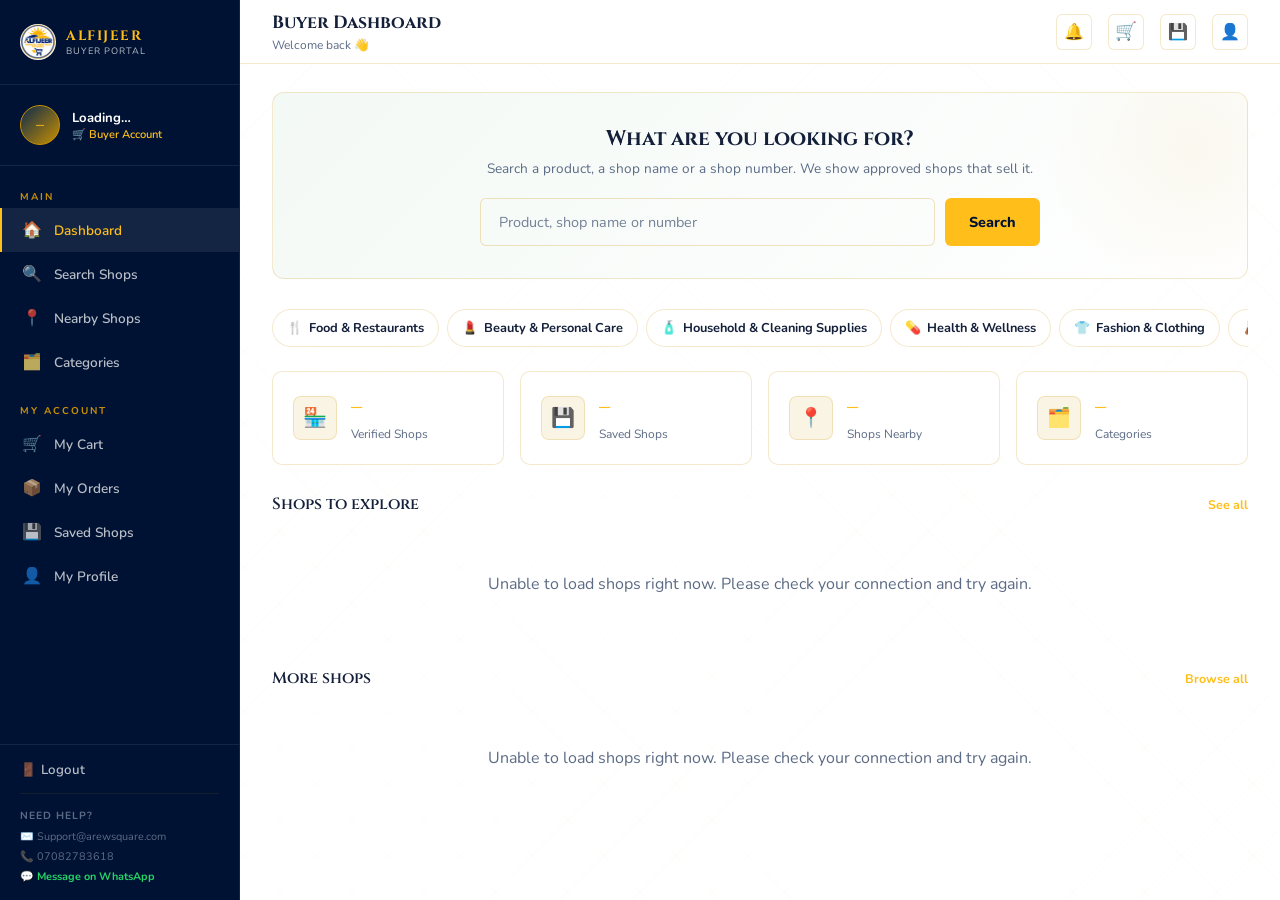
<file: buyer-dashboard.html>
<!DOCTYPE html>
<html lang="en">
<head>
  <meta charset="UTF-8"/>
  <meta name="viewport" content="width=device-width, initial-scale=1.0, viewport-fit=cover"/>
  <title>ALFIJEER — Buyer Dashboard</title>
  <link href="https://fonts.googleapis.com/css2?family=Cinzel:wght@400;600;700&family=Nunito:wght@300;400;500;600;700;800&display=swap" rel="stylesheet"/>
  <style>
    *, *::before, *::after { margin: 0; padding: 0; box-sizing: border-box; }
        :root {
      --green-deep:  #FFFFFF;
      --green-mid:   #F3F9F5;
      --green-light: #E3F2E8;
      --gold:        #FFBE1A;
      --gold-light:  #FFCF4D;
      --gold-dim:    #C99000;
      --emerald:     #FFBE1A;
      --emerald-dim: #C99000;
      --white:       #14203A;
      --white-dim:   #5C6B85;
      --dark:        #001233;
      --sidebar-w:   240px;
      --card-bg:     #FFFFFF;
      --border:      rgba(201,144,0,0.2);
      --bg:          #FFFFFF;
      --bg2:         #F3F9F5;

      --navy-deep:   #001233;
      --navy-mid:    #001E4D;
      --navy-light:  #0A294D;
      --on-navy:     #FFFFFF;
      --on-navy-dim: rgba(255,255,255,0.72);
    }
    body {
      font-family: 'Nunito', sans-serif;
      background: var(--green-deep);
      color: var(--white);
      min-height: 100vh;
      display: flex;
    }
    body::before {
      content: '';
      position: fixed; top:0; right:0; bottom:0; left:0;
      background-image:
        repeating-linear-gradient(45deg, transparent, transparent 50px, rgba(201,144,0,0.02) 50px, rgba(201,144,0,0.02) 51px),
        repeating-linear-gradient(-45deg, transparent, transparent 50px, rgba(201,144,0,0.02) 50px, rgba(201,144,0,0.02) 51px);
      pointer-events: none; z-index: 0;
    }

    /* ── SIDEBAR ── */
    .sidebar {
      position: fixed; top: 0; left: 0;
      width: var(--sidebar-w);
      height: 100vh;
      background: var(--navy-deep);
      border-right: 1px solid rgba(255,255,255,0.08);
      display: flex; flex-direction: column;
      z-index: 100; transition: transform 0.3s;
    }
    .sidebar-logo {
      padding: 24px 20px;
      border-bottom: 1px solid rgba(255,255,255,0.08);
      display: flex; align-items: center; gap: 10px;
      text-decoration: none;
    }
    .sidebar-logo img { width: 36px; height: 36px; border-radius:36px; object-fit: contain; }
    .sidebar-logo-text span:first-child {
      display: block; font-family: 'Cinzel', serif;
      font-size: 0.85rem; font-weight: 700; color: var(--gold); letter-spacing: 1.5px;
    }
    .sidebar-logo-text span:last-child {
      display: block; font-size: 0.58rem; color: var(--on-navy-dim);
      letter-spacing: 1px; text-transform: uppercase;
    }

    .sidebar-user {
      padding: 20px;
      border-bottom: 1px solid rgba(255,255,255,0.08);
      display: flex; align-items: center; gap: 12px;
    }
    .user-avatar {
      width: 40px; height: 40px; border-radius: 50%;
      background: linear-gradient(135deg, var(--navy-light), var(--gold-dim));
      display: flex; align-items: center; justify-content: center;
      font-size: 1rem; font-weight: 700; color: var(--gold);
      border: 1.5px solid var(--gold-dim);
      font-family: 'Cinzel', serif;
    }
    .user-info span:first-child { display: block; font-size: 0.82rem; font-weight: 700; color: var(--on-navy); }
    .user-info span:last-child { display: block; font-size: 0.7rem; color: var(--emerald); font-weight: 600; }

    .sidebar-nav { flex: 1; padding: 16px 0; overflow-y: auto; }
    .nav-section-label {
      padding: 8px 20px 4px;
      font-size: 0.62rem; font-weight: 700;
      color: var(--gold-dim); letter-spacing: 2px; text-transform: uppercase;
    }
    .nav-item {
      display: flex; align-items: center; gap: 12px;
      padding: 11px 20px; cursor: pointer;
      transition: all 0.25s; border-left: 2px solid transparent;
      color: var(--on-navy-dim); font-size: 0.85rem; font-weight: 600;
      text-decoration: none;
    }
    .nav-item:hover { background: rgba(255,255,255,0.06); color: var(--on-navy); border-left-color: var(--gold-dim); }
    .nav-item.active { background: rgba(255,255,255,0.08); color: var(--gold); border-left-color: var(--gold); }
    .nav-item .nav-icon { font-size: 1rem; min-width: 20px; text-align: center; }

    .sidebar-footer {
      padding: 16px 20px;
      border-top: 1px solid rgba(255,255,255,0.08);
    }
    .logout-btn {
      display: flex; align-items: center; gap: 10px;
      color: var(--on-navy-dim); font-size: 0.83rem; font-weight: 600;
      cursor: pointer; transition: color 0.3s; background: none; border: none;
      font-family: 'Nunito', sans-serif; padding: 0;
    }
    .logout-btn:hover { color: #e74c3c; }

    /* ── MAIN CONTENT ── */
    .main {
      margin-left: var(--sidebar-w);
      flex: 1; min-height: 100vh;
      position: relative; z-index: 1;
    }

    /* Top bar */
    .topbar {
      position: sticky; top: 0; z-index: 50;
      background: rgba(255,255,255,0.95);
      backdrop-filter: blur(12px);
      border-bottom: 1px solid var(--border);
      padding: 0 32px;
      height: 64px;
      display: flex; align-items: center; justify-content: space-between;
    }
    .topbar-left h1 {
      font-family: 'Cinzel', serif;
      font-size: 1.1rem; font-weight: 700; color: var(--white);
    }
    .topbar-left p { font-size: 0.75rem; color: var(--white-dim); margin-top: 2px; }

    .topbar-right { display: flex; align-items: center; gap: 16px; }
    .topbar-btn {
      width: 36px; height: 36px; border-radius: 6px;
      background: var(--card-bg); border: 1px solid var(--border);
      display: flex; align-items: center; justify-content: center;
      cursor: pointer; font-size: 1rem; transition: all 0.3s;
      color: var(--white-dim);
    }
    .topbar-btn:hover { border-color: var(--gold); color: var(--gold); }

    .hamburger-btn {
      display: none;
      width: 36px; height: 36px; background: none; border: none;
      cursor: pointer; flex-direction: column; gap: 5px;
      align-items: center; justify-content: center;
    }
    .hamburger-btn span { display: block; width: 20px; height: 2px; background: var(--gold); border-radius: 2px; }

    /* Page sections */
    .page-section { display: none; padding: 28px 32px; animation: fadeUp 0.4s ease both; }
    .page-section.active { display: block; }
    @keyframes fadeUp { from { opacity:0; transform:translateY(12px); } to { opacity:1; transform:translateY(0); } }

    /* Search bar */
    .search-hero {
      background: linear-gradient(135deg, var(--green-mid), var(--green-deep));
      border: 1px solid var(--border);
      border-radius: 12px; padding: 32px;
      margin-bottom: 28px; text-align: center;
      position: relative; overflow: hidden;
    }
    .search-hero::before {
      content: ''; position: absolute; top: -50%; right: -10%;
      width: 300px; height: 300px;
      background: radial-gradient(circle, rgba(201,144,0,0.06) 0%, transparent 70%);
      pointer-events: none;
    }
    .search-hero h2 {
      font-family: 'Cinzel', serif; font-size: 1.3rem;
      color: var(--white); margin-bottom: 6px;
    }
    .search-hero p { font-size: 0.85rem; color: var(--white-dim); margin-bottom: 20px; }
    .search-bar {
      display: flex; gap: 10px; max-width: 560px; margin: 0 auto;
    }
    .search-bar input {
      flex: 1; padding: 13px 18px;
      background: rgba(255,255,255,0.07);
      border: 1px solid rgba(201,144,0,0.25);
      border-radius: 6px; color: var(--white);
      font-family: 'Nunito', sans-serif; font-size: 0.9rem;
      outline: none; transition: border-color 0.3s;
    }
    .search-bar input::placeholder { color: rgba(92,107,133,0.85); }
    .search-bar input:focus { border-color: var(--gold); }
    .search-bar button {
      padding: 13px 24px; background: var(--gold);
      color: var(--dark); border: none; border-radius: 6px;
      font-family: 'Nunito', sans-serif; font-size: 0.9rem;
      font-weight: 800; cursor: pointer; transition: all 0.3s; white-space: nowrap;
    }
    .search-bar button:hover { background: var(--gold-light); }

    /* Stats row */
    .stats-row {
      display: grid; grid-template-columns: repeat(4, 1fr);
      gap: 16px; margin-bottom: 28px;
    }
    .stat-card {
      background: var(--card-bg); border: 1px solid var(--border);
      border-radius: 10px; padding: 20px;
      display: flex; align-items: center; gap: 14px;
      transition: all 0.3s;
    }
    .stat-card:hover { border-color: var(--gold-dim); transform: translateY(-2px); }
    .stat-icon {
      width: 44px; height: 44px; border-radius: 8px;
      display: flex; align-items: center; justify-content: center;
      font-size: 1.2rem; background: rgba(201,144,0,0.1);
      border: 1px solid rgba(201,144,0,0.2);
    }
    .stat-info .num {
      font-family: 'Cinzel', serif; font-size: 1.4rem;
      font-weight: 700; color: var(--gold); display: block;
    }
    .stat-info .lbl { font-size: 0.75rem; color: var(--white-dim); }

    /* Section heading */
    .section-heading {
      display: flex; align-items: center; justify-content: space-between;
      margin-bottom: 18px;
    }
    .section-heading h3 {
      font-family: 'Cinzel', serif; font-size: 1rem;
      font-weight: 600; color: var(--white);
    }
    .see-all {
      font-size: 0.78rem; color: var(--gold); cursor: pointer;
      text-decoration: none; font-weight: 700;
      transition: color 0.3s;
    }
    .see-all:hover { color: var(--gold-light); }

    /* Shop cards grid */
    .shops-grid {
      display: grid; grid-template-columns: repeat(auto-fill, minmax(240px,1fr));
      gap: 18px; margin-bottom: 32px;
    }
    .shop-card {
      background: var(--card-bg); border: 1px solid var(--border);
      border-radius: 10px; overflow: hidden; transition: all 0.3s; cursor: pointer;
    }
    .shop-card:hover { border-color: var(--gold-dim); transform: translateY(-4px); box-shadow: 0 12px 32px rgba(16,40,28,0.16); }
    .shop-thumb {
      height: 120px; display: flex; align-items: center; justify-content: center;
      font-size: 2.5rem; position: relative;
      background: linear-gradient(135deg, var(--green-mid), var(--green-light));
    }
    .shop-num {
      position: absolute; top: 10px; left: 10px;
      background: var(--gold); color: var(--dark);
      font-family: 'Cinzel', serif; font-size: 0.65rem; font-weight: 700;
      padding: 3px 8px; border-radius: 3px; letter-spacing: 1px;
    }
    .verified-pill {
      position: absolute; top: 10px; right: 10px;
      background: rgba(217,164,0,0.15); border: 1px solid var(--emerald);
      color: var(--emerald); font-size: 0.62rem; font-weight: 700;
      padding: 3px 8px; border-radius: 3px;
    }
    .shop-body { padding: 14px; }
    .shop-body h4 { font-family: 'Cinzel', serif; font-size: 0.88rem; color: var(--white); margin-bottom: 6px; }
    .shop-meta-row { display: flex; gap: 10px; margin-bottom: 12px; }
    .shop-meta-row span { font-size: 0.72rem; color: var(--white-dim); }
    .shop-footer-row {
      display: flex; align-items: center; justify-content: space-between;
      padding-top: 10px; border-top: 1px solid rgba(255,255,255,0.05);
    }
    .dist-tag { font-size: 0.72rem; color: var(--emerald); font-weight: 700; }
    .btn-sm {
      padding: 6px 14px; background: transparent;
      border: 1px solid var(--gold-dim); color: var(--gold);
      border-radius: 4px; font-family: 'Nunito', sans-serif;
      font-size: 0.72rem; font-weight: 700; cursor: pointer; transition: all 0.3s;
    }
    .btn-sm:hover { background: var(--gold); color: var(--dark); }

    /* Category pills */
    .cat-pills { display: flex; gap: 10px; flex-wrap: wrap; margin-bottom: 24px; }
    .cat-pill {
      padding: 8px 16px; border-radius: 20px;
      background: var(--card-bg); border: 1px solid var(--border);
      font-size: 0.8rem; font-weight: 700; color: var(--white-dim);
      cursor: pointer; transition: all 0.3s;
    }
    .cat-pill:hover, .cat-pill.active { background: rgba(201,144,0,0.12); border-color: var(--gold); color: var(--gold); }

    /* Saved shops list */
    .saved-list { display: flex; flex-direction: column; gap: 12px; }
    .saved-item {
      background: var(--card-bg); border: 1px solid var(--border);
      border-radius: 8px; padding: 16px 18px;
      display: flex; align-items: center; gap: 16px;
      transition: all 0.3s;
    }
    .saved-item:hover { border-color: var(--gold-dim); }
    .saved-icon {
      width: 48px; height: 48px; border-radius: 8px;
      background: linear-gradient(135deg, var(--green-mid), var(--green-light));
      display: flex; align-items: center; justify-content: center; font-size: 1.4rem;
      flex-shrink: 0;
    }
    .saved-info { flex: 1; }
    .saved-info h4 { font-family: 'Cinzel', serif; font-size: 0.85rem; color: var(--white); margin-bottom: 4px; }
    .saved-info p { font-size: 0.75rem; color: var(--white-dim); }
    .saved-actions { display: flex; gap: 8px; }
    .btn-icon {
      width: 32px; height: 32px; border-radius: 5px;
      background: transparent; border: 1px solid var(--border);
      display: flex; align-items: center; justify-content: center;
      cursor: pointer; font-size: 0.85rem; transition: all 0.3s; color: var(--white-dim);
    }
    .btn-icon:hover { border-color: var(--gold); color: var(--gold); }
    .btn-icon.danger:hover { border-color: #e74c3c; color: #e74c3c; }

    /* Profile form */
    .profile-grid { display: grid; grid-template-columns: 1fr 1fr; gap: 18px; }
    .form-group { margin-bottom: 0; }
    .form-group.full { grid-column: 1 / -1; }
    label {
      display: block; font-size: 0.75rem; font-weight: 700;
      color: var(--white-dim); margin-bottom: 7px;
      letter-spacing: 0.5px; text-transform: uppercase;
    }
    input[type="text"], input[type="email"], input[type="tel"], select {
      width: 100%; padding: 11px 14px;
      background: rgba(255,255,255,0.05);
      border: 1px solid rgba(201,144,0,0.2);
      border-radius: 6px; color: var(--white);
      font-family: 'Nunito', sans-serif; font-size: 0.875rem;
      outline: none; transition: border-color 0.3s; appearance: none;
    }
    input:focus, select:focus { border-color: var(--gold); box-shadow: 0 0 0 3px rgba(201,144,0,0.08); }
    input::placeholder { color: rgba(92,107,133,0.85); }
    select option { background: var(--green-deep); }

    .btn-save {
      padding: 11px 28px; background: var(--gold); color: var(--dark);
      border: none; border-radius: 6px; font-family: 'Nunito', sans-serif;
      font-size: 0.875rem; font-weight: 800; cursor: pointer; transition: all 0.3s;
    }
    .btn-save:hover { background: var(--gold-light); transform: translateY(-1px); }

    /* Shop detail modal overlay */
    .modal-overlay {
      display: none; position: fixed; top:0; right:0; bottom:0; left:0;
      background: rgba(16,40,28,0.65); z-index: 999;
      align-items: center; justify-content: center; padding: 20px;
    }
    .modal-overlay.open { display: flex; }
    .modal {
      background: var(--green-deep);
      border: 1px solid var(--border); border-radius: 12px;
      width: 100%; max-width: 560px; max-height: 85vh; overflow-y: auto;
      animation: fadeUp 0.3s ease both;
    }
    .modal-header {
      padding: 20px 24px; border-bottom: 1px solid var(--border);
      display: flex; align-items: center; justify-content: space-between;
    }
    .modal-header h3 { font-family: 'Cinzel', serif; font-size: 1.1rem; color: var(--white); }
    .modal-close {
      background: none; border: none; color: var(--white-dim);
      font-size: 1.2rem; cursor: pointer; transition: color 0.3s;
    }
    .modal-close:hover { color: var(--gold); }
    .modal-body { padding: 24px; }
    .modal-shop-banner {
      height: 140px; border-radius: 8px; margin-bottom: 20px;
      background: linear-gradient(135deg, var(--green-mid), var(--green-light));
      display: flex; align-items: center; justify-content: center;
      font-size: 3.5rem; position: relative; overflow: hidden;
    }
    .modal-shop-banner .modal-banner-img {
      position: absolute; inset: 0; width: 100%; height: 100%; object-fit: cover; z-index: 0;
    }
    .modal-shop-banner .modal-num, .modal-shop-banner .modal-verified { z-index: 2; }
    .modal-num {
      position: absolute; top: 12px; left: 12px;
      background: var(--gold); color: var(--dark);
      font-family: 'Cinzel', serif; font-size: 0.75rem; font-weight: 700;
      padding: 4px 12px; border-radius: 4px; letter-spacing: 1px;
    }
    .modal-verified {
      position: absolute; top: 12px; right: 12px;
      background: rgba(217,164,0,0.15); border: 1px solid var(--emerald);
      color: var(--emerald); font-size: 0.72rem; font-weight: 700;
      padding: 4px 12px; border-radius: 4px;
    }
    .modal-shop-name { font-family: 'Cinzel', serif; font-size: 1.2rem; color: var(--white); margin-bottom: 8px; }
    .modal-detail-row { display: flex; gap: 8px; margin-bottom: 16px; flex-wrap: wrap; }
    .modal-tag {
      background: var(--card-bg); border: 1px solid var(--border);
      border-radius: 4px; padding: 4px 10px;
      font-size: 0.75rem; color: var(--white-dim);
    }
    .modal-contact-row { display: flex; gap: 10px; margin-bottom: 20px; }
    .btn-call, .btn-whatsapp, .btn-directions {
      display: flex; align-items: center; justify-content: center;
      text-align: center; text-decoration: none;
    }
    .btn-call {
      flex: 1; padding: 11px; background: rgba(217,164,0,0.1);
      border: 1px solid var(--emerald); border-radius: 6px;
      color: var(--emerald); font-family: 'Nunito', sans-serif;
      font-size: 0.875rem; font-weight: 700; cursor: pointer; transition: all 0.3s;
    }
    .btn-call:hover { background: var(--emerald); color: var(--dark); }
    .btn-whatsapp {
      flex: 1; padding: 11px; background: rgba(37,211,102,0.1);
      border: 1px solid #25D366; border-radius: 6px;
      color: #25D366; font-family: 'Nunito', sans-serif;
      font-size: 0.875rem; font-weight: 700; cursor: pointer; transition: all 0.3s;
    }
    .btn-whatsapp:hover { background: #25D366; color: var(--dark); }
    .btn-directions {
      flex: 1; padding: 11px; background: rgba(0,18,51,0.05);
      border: 1px solid var(--navy-light); border-radius: 6px;
      color: var(--navy-light); font-family: 'Nunito', sans-serif;
      font-size: 0.875rem; font-weight: 700; cursor: pointer; transition: all 0.3s;
    }
    .btn-directions:hover { background: var(--navy-deep); color: #fff; }
    .modal-products h4 {
      font-family: 'Cinzel', serif; font-size: 0.85rem;
      color: var(--gold); margin-bottom: 12px;
    }
    .product-grid { display: grid; grid-template-columns: repeat(3,1fr); gap: 10px; }
    .product-card {
      background: var(--card-bg); border: 1px solid var(--border);
      border-radius: 7px; overflow: hidden;
    }
    .product-img {
      height: 90px; background: linear-gradient(135deg, var(--green-mid), var(--green-light));
      display: flex; align-items: center; justify-content: center; font-size: 1.5rem;
      overflow: hidden; position: relative;
    }
    .product-desc { font-size: 0.68rem; color: var(--white-dim); line-height: 1.45; margin: 4px 0 6px; white-space: pre-line;
      display: -webkit-box; -webkit-line-clamp: 2; -webkit-box-orient: vertical; overflow: hidden; cursor: pointer; }
    .product-desc.open { display: block; -webkit-line-clamp: unset; }
    .product-desc-more { font-size: 0.62rem; color: var(--gold-dim); font-weight: 700; margin: -2px 0 6px; cursor: pointer; }
    @media (max-width: 600px) { .product-grid { grid-template-columns: repeat(2,1fr); } }
    .gallery-info { color: #fff; max-width: 92%; max-height: 24vh; overflow-y: auto; text-align: center; margin-top: 12px; font-size: 0.85rem; line-height: 1.5; }
    .gallery-info strong { display: block; font-size: 0.95rem; }
    .gallery-info .gi-price { color: var(--gold); font-weight: 800; margin: 2px 0 6px; display: block; }
    .gallery-info .gi-desc { color: rgba(255,255,255,0.85); white-space: pre-line; }
    .product-img-count {
      position: absolute; bottom: 4px; right: 4px;
      background: rgba(0,0,0,0.65); color: #fff; font-size: 0.6rem; font-weight: 700;
      padding: 2px 6px; border-radius: 10px;
    }

    /* ── PRODUCT PHOTO GALLERY (lightbox) — swipeable carousel ── */
    .gallery-overlay {
      display: none; position: fixed; top:0; right:0; bottom:0; left:0; z-index: 2000;
      background: rgba(0,0,0,0.92); align-items: center; justify-content: center;
      flex-direction: column;
    }
    .gallery-overlay.open { display: flex; }
    .gallery-close {
      position: absolute; top: 16px; right: 20px; background: rgba(255,255,255,0.12);
      border: none; color: #fff; width: 38px; height: 38px; border-radius: 50%;
      font-size: 1.2rem; cursor: pointer; z-index: 2;
    }
    /* The stage is the visible viewport; the track inside it holds every
       photo in a row and slides via transform — that sliding IS the "page"
       swipe animation, same mechanism Instagram-style galleries use. */
    .gallery-stage {
      position: relative; width: 100%; max-width: 520px; overflow: hidden;
      display: flex; align-items: center; touch-action: pan-y;
    }
    .gallery-track { display: flex; width: 100%; will-change: transform; }
    .gallery-slide {
      flex: 0 0 100%; width: 100%; display: flex; align-items: center; justify-content: center;
      padding: 0 12px; box-sizing: border-box;
    }
    .gallery-slide img { max-width: 100%; max-height: 70vh; border-radius: 8px; object-fit: contain; pointer-events: none; }
    .gallery-arrow {
      position: absolute; top: 50%; transform: translateY(-50%); z-index: 2;
      background: rgba(255,255,255,0.12); border: none; color: #fff;
      width: 42px; height: 42px; border-radius: 50%; font-size: 1.3rem; cursor: pointer;
    }
    #gallery-prev { left: 4px; }
    #gallery-next { right: 4px; }
    .gallery-arrow:disabled { opacity: 0.25; cursor: default; }
    /* Arrows are a mouse-era convenience — on touch devices, swipe is the
       primary (and only) navigation, so the arrows are hidden entirely
       rather than floating uselessly over the photo. */
    @media (max-width: 768px) {
      .gallery-arrow { display: none; }
    }
    .gallery-counter { color: rgba(255,255,255,0.75); font-size: 0.82rem; margin-top: 16px; font-weight: 600; }
    .gallery-dots { display: flex; gap: 6px; margin-top: 10px; }
    .gallery-dots span { width: 6px; height: 6px; border-radius: 50%; background: rgba(255,255,255,0.3); cursor: pointer; }
    .gallery-dots span.active { background: var(--gold); width: 18px; border-radius: 4px; transition: width 0.2s ease; }
    .product-info { padding: 8px; }
    .product-info p { font-size: 0.72rem; color: var(--white-dim); margin-bottom: 2px; }
    .product-info strong { font-size: 0.78rem; color: var(--gold); }

    /* ── CART BUTTON in topbar ── */
    .cart-btn {
      position: relative;
      width: 36px; height: 36px; border-radius: 6px;
      background: var(--card-bg); border: 1px solid var(--border);
      display: flex; align-items: center; justify-content: center;
      cursor: pointer; font-size: 1.1rem; transition: all 0.3s;
      color: var(--white-dim);
    }
    .cart-btn:hover { border-color: var(--gold); color: var(--gold); }
    .cart-count {
      position: absolute; top: -6px; right: -6px;
      background: var(--gold); color: var(--dark);
      font-size: 0.6rem; font-weight: 800;
      width: 18px; height: 18px; border-radius: 50%;
      display: none; align-items: center; justify-content: center;
      font-family: 'Cinzel', serif;
    }
    .cart-count.visible { display: flex; }

    /* ── CART DRAWER ── */
    .cart-overlay {
      display: none; position: fixed; top:0; right:0; bottom:0; left:0;
      background: rgba(16,40,28,0.55); z-index: 1100;
    }
    .cart-overlay.open { display: block; }
    .cart-drawer {
      position: fixed; top: 0; right: -420px;
      width: 100%; max-width: 420px; height: 100vh;
      background: #FFFFFF; border-left: 1px solid rgba(201,144,0,0.25);
      z-index: 1200; display: flex; flex-direction: column;
      transition: right 0.35s cubic-bezier(.4,0,.2,1);
      box-shadow: -8px 0 40px rgba(16,40,28,0.14);
    }
    .cart-drawer.open { right: 0; }
    .cart-header {
      padding: 20px 24px; border-bottom: 1px solid rgba(201,144,0,0.15);
      display: flex; align-items: center; justify-content: space-between;
      background: rgba(255,255,255,0.8);
    }
    .cart-header h3 {
      font-family: 'Cinzel', serif; font-size: 1rem;
      color: var(--gold); display: flex; align-items: center; gap: 8px;
    }
    .cart-close {
      background: none; border: none; color: var(--white-dim);
      font-size: 1.2rem; cursor: pointer; transition: color 0.3s;
    }
    .cart-close:hover { color: var(--gold); }
    .cart-shop-info {
      padding: 14px 24px;
      background: rgba(201,144,0,0.05);
      border-bottom: 1px solid rgba(201,144,0,0.1);
    }
    .cart-shop-info p { font-size: 0.78rem; color: var(--white-dim); }
    .cart-shop-info strong { color: var(--gold); font-size: 0.85rem; }
    .cart-items {
      flex: 1; overflow-y: auto; padding: 16px 24px;
      display: flex; flex-direction: column; gap: 12px;
    }
    .cart-empty {
      flex: 1; display: flex; flex-direction: column;
      align-items: center; justify-content: center;
      color: var(--white-dim); text-align: center; padding: 40px;
    }
    .cart-empty span { font-size: 3rem; margin-bottom: 12px; display: block; }
    .cart-empty p { font-size: 0.85rem; }
    .cart-item {
      background: rgba(255,255,255,0.04); border: 1px solid rgba(201,144,0,0.12);
      border-radius: 8px; padding: 12px 14px;
      display: flex; align-items: center; gap: 12px;
    }
    .ci-icon {
      width: 44px; height: 44px; border-radius: 6px;
      background: linear-gradient(135deg, var(--green-mid), var(--green-light));
      display: flex; align-items: center; justify-content: center;
      font-size: 1.2rem; flex-shrink: 0;
    }
    .ci-info { flex: 1; }
    .ci-info p { font-size: 0.83rem; font-weight: 700; color: var(--white); margin-bottom: 2px; }
    .ci-info span { font-size: 0.75rem; color: var(--gold); font-weight: 700; }
    .ci-qty {
      display: flex; align-items: center; gap: 6px;
    }
    .ci-qty button {
      width: 24px; height: 24px; border-radius: 4px;
      background: rgba(201,144,0,0.1); border: 1px solid rgba(201,144,0,0.25);
      color: var(--gold); font-size: 0.9rem; font-weight: 700;
      cursor: pointer; display: flex; align-items: center; justify-content: center;
      transition: all 0.2s; line-height: 1;
    }
    .ci-qty button:hover { background: var(--gold); color: var(--dark); }
    .ci-qty span { font-size: 0.85rem; font-weight: 700; color: var(--white); min-width: 20px; text-align: center; }
    .ci-remove {
      background: none; border: none; color: rgba(231,76,60,0.6);
      cursor: pointer; font-size: 0.9rem; padding: 4px; transition: color 0.2s;
    }
    .ci-remove:hover { color: #e74c3c; }

    .cart-footer {
      padding: 16px 24px; border-top: 1px solid rgba(201,144,0,0.15);
      background: rgba(255,255,255,0.8);
    }
    .cart-totals {
      background: rgba(201,144,0,0.05); border: 1px solid rgba(201,144,0,0.15);
      border-radius: 8px; padding: 14px 16px; margin-bottom: 14px;
    }
    .cart-total-row {
      display: flex; justify-content: space-between; align-items: center;
      margin-bottom: 6px; font-size: 0.82rem; color: var(--white-dim);
    }
    .cart-total-row:last-child {
      margin-bottom: 0; padding-top: 10px;
      border-top: 1px solid rgba(201,144,0,0.15);
      font-size: 1rem; font-weight: 800;
      color: var(--white);
    }
    .cart-total-row:last-child span:last-child { color: var(--gold); font-family: 'Cinzel', serif; font-size: 1.1rem; }
    .btn-send-order {
      width: 100%; padding: 14px;
      background: linear-gradient(135deg, var(--gold), var(--gold-light));
      color: var(--dark); border: none; border-radius: 8px;
      font-family: 'Nunito', sans-serif; font-size: 0.95rem; font-weight: 800;
      cursor: pointer; transition: all 0.3s; letter-spacing: 0.3px;
    }
    .btn-send-order:hover { transform: translateY(-2px); box-shadow: 0 8px 20px rgba(201,144,0,0.3); }
    .btn-clear-cart {
      width: 100%; padding: 10px; margin-top: 8px;
      background: transparent; border: 1px solid rgba(255,255,255,0.08);
      border-radius: 6px; color: var(--white-dim); font-family: 'Nunito', sans-serif;
      font-size: 0.82rem; font-weight: 700; cursor: pointer; transition: all 0.3s;
    }
    .btn-clear-cart:hover { border-color: #e74c3c; color: #e74c3c; }

    /* ── Pickup / delivery choice in the cart ── */
    .ful-box { margin-bottom: 14px; }
    .ful-title { font-size: 0.78rem; font-weight: 800; color: var(--white); margin-bottom: 8px; }
    .ful-opt {
      display: flex; gap: 10px; align-items: flex-start; cursor: pointer;
      padding: 10px 12px; margin-bottom: 8px; border-radius: 8px;
      border: 1px solid rgba(201,144,0,0.25); background: #fff;
      text-transform: none; letter-spacing: 0; font-size: 0.8rem; color: var(--white);
    }
    .ful-opt:has(input:checked) { border-color: var(--gold); background: rgba(255,190,26,0.1); }
    .ful-opt input { width: auto; margin-top: 3px; accent-color: var(--gold-dim); }
    .ful-opt small { display: block; font-size: 0.7rem; font-weight: 600; color: var(--white-dim); margin-top: 2px; }
    .ful-form { margin: 4px 0 8px; }
    .ful-form label { margin: 8px 0 4px; }
    .ful-form input, .ful-form textarea {
      width: 100%; padding: 10px 12px; border-radius: 6px; border: 1px solid rgba(201,144,0,0.25);
      font-family: 'Nunito', sans-serif; font-size: 0.82rem; color: var(--white); background: #fff;
    }
    .ful-form textarea { min-height: 56px; resize: vertical; }
    .cart-fee-note { font-size: 0.72rem; color: var(--white-dim); line-height: 1.5; margin: 0 0 12px; }

    /* ── ADD TO CART btn inside product card ── */
    .btn-add-cart {
      width: 100%; padding: 7px 10px; margin-top: 6px;
      background: rgba(201,144,0,0.1); border: 1px solid var(--gold-dim);
      border-radius: 4px; color: var(--gold); font-family: 'Nunito', sans-serif;
      font-size: 0.7rem; font-weight: 800; cursor: pointer; transition: all 0.25s;
    }
    .btn-add-cart:hover { background: var(--gold); color: var(--dark); }
    .btn-add-cart.added { background: var(--emerald); border-color: var(--emerald); color: var(--dark); }

    /* Order confirmation modal */
    .order-confirm-modal {
      display: none; position: fixed; top:0; right:0; bottom:0; left:0;
      background: rgba(16,40,28,0.7); z-index: 1400;
      align-items: center; justify-content: center; padding: 20px;
    }
    .order-confirm-modal.open { display: flex; }
    .order-confirm-box {
      background: var(--green-deep); border: 1px solid rgba(217,164,0,0.3);
      border-radius: 16px; padding: 40px 32px; max-width: 460px; width: 100%;
      text-align: center; animation: fadeUp 0.35s ease both;
    }
    .order-success-icon { font-size: 3.5rem; margin-bottom: 16px; display: block; }
    .order-confirm-box h3 { font-family: 'Cinzel', serif; font-size: 1.2rem; color: var(--emerald); margin-bottom: 10px; }
    .order-confirm-box p { font-size: 0.85rem; color: var(--white-dim); line-height: 1.7; margin-bottom: 20px; }
    .order-summary-box {
      background: rgba(201,144,0,0.07); border: 1px solid rgba(201,144,0,0.2);
      border-radius: 8px; padding: 14px 18px; margin-bottom: 20px; text-align: left;
    }
    .order-summary-box .osr { display: flex; justify-content: space-between; font-size: 0.8rem; margin-bottom: 5px; }
    .order-summary-box .osr span:first-child { color: var(--white-dim); }
    .order-summary-box .osr span:last-child { color: var(--white); font-weight: 700; }
    .order-summary-box .osr.total span:last-child { color: var(--gold); font-family: 'Cinzel', serif; font-size: 0.95rem; }
    .btn-ok-order {
      padding: 12px 36px; background: var(--gold); color: var(--dark);
      border: none; border-radius: 8px; font-family: 'Nunito', sans-serif;
      font-size: 0.95rem; font-weight: 800; cursor: pointer; transition: all 0.3s;
    }
    .btn-ok-order:hover { background: var(--gold-light); }

    /* Responsive */
    @media (max-width: 900px) {
      .sidebar { transform: translateX(-100%); }
      .sidebar.open { transform: translateX(0); }
      .main { margin-left: 0; }
      .hamburger-btn { display: flex; }
      .stats-row { grid-template-columns: 1fr 1fr; }
    }
    @media (max-width: 520px) {
      .stats-row { grid-template-columns: 1fr; }
      .page-section { padding: 18px 16px; }
      .topbar { padding: 0 16px; }
      .profile-grid { grid-template-columns: 1fr; }
      .cart-drawer { max-width: 100%; }
    }

    /* ═════════ CART DRAWER: stays inside the screen, Place Order is always reachable ═════════ */
    html { overflow-x: hidden; }
    .main { min-width: 0; }
    .cart-drawer {
      right: 0; height: 100vh; height: 100dvh; max-width: 420px; max-width: min(420px, 100vw);
      transform: translateX(105%); visibility: hidden;
      transition: transform .35s cubic-bezier(.4,0,.2,1), visibility 0s linear .35s;
    }
    .cart-drawer.open { transform: none; visibility: visible; transition-delay: 0s; }
    .cart-items { flex: 1 1 auto; min-height: 110px; overscroll-behavior: contain; }
    .cart-footer { flex-direction: column; flex: 0 1 auto; max-height: 68%; padding: 12px 16px calc(12px + env(safe-area-inset-bottom)); }
    .cart-footer-scroll { flex: 1 1 auto; min-height: 0; overflow-y: auto; overscroll-behavior: contain; padding-bottom: 4px; }
    .cart-footer .btn-send-order { flex: 0 0 auto; margin-top: 10px; }
    .cart-totals { padding: 10px 14px; margin-bottom: 10px; }
    .ful-form input, .ful-form textarea, .ful-form label { max-width: 100%; }
    .ful-form input, .ful-form textarea { font-size: 16px; }          /* 16px stops phones zooming the page when a box is tapped */
    .ful-form input[type="text"], .ful-form input[type="tel"] { padding: 10px 12px; border-radius: 6px; }
    .ful-opt input[type="radio"] { appearance: auto; -webkit-appearance: radio; background: none; border: 0; box-shadow: none; width: 18px; height: 18px; flex: 0 0 18px; padding: 0; margin-top: 2px; }
    .ful-form label { font-size: 0.7rem; }

    /* ═════════ SAVE HEART ═════════ */
    .shop-card { position: relative; }
    .heart {
      position: absolute; top: 8px; right: 8px; z-index: 3;
      width: 40px; height: 40px; border-radius: 50%; border: 0; cursor: pointer;
      background: rgba(255,255,255,0.94); color: #B9B2A2; font-size: 1.25rem; line-height: 1;
      display: flex; align-items: center; justify-content: center;
      box-shadow: 0 1px 6px rgba(0,18,51,0.18); transition: transform .15s, color .15s;
      -webkit-tap-highlight-color: transparent;
    }
    .heart:active { transform: scale(0.88); }
    .heart.on { color: #E0334C; }
    .heart-modal { position: static; box-shadow: none; background: var(--bg2); margin-left: auto; margin-right: 8px; flex: 0 0 40px; }
    .shop-card .verified-pill { right: 56px; }

    /* ═════════ HOME STRIPS ═════════ */
    .cat-strip { display: flex; gap: 8px; overflow-x: auto; padding: 2px 0 10px; margin-bottom: 14px; scrollbar-width: none; -webkit-overflow-scrolling: touch; }
    .cat-strip::-webkit-scrollbar, .recent-row::-webkit-scrollbar { display: none; }
    .cat-chip {
      flex: 0 0 auto; display: inline-flex; align-items: center; gap: 6px; cursor: pointer;
      padding: 9px 14px; border-radius: 999px; border: 1px solid var(--border); background: #fff;
      font-family: 'Nunito', sans-serif; font-size: 0.8rem; font-weight: 700; color: var(--white);
    }
    .cat-chip:active { background: rgba(255,190,26,0.2); }
    .recent-row { display: flex; gap: 10px; overflow-x: auto; padding-bottom: 12px; margin-bottom: 8px; scrollbar-width: none; }
    .recent-chip {
      flex: 0 0 auto; width: 156px; text-align: left; cursor: pointer; background: #fff;
      border: 1px solid var(--border); border-radius: 14px; padding: 10px;
      display: grid; grid-template-columns: 38px 1fr; column-gap: 9px; align-items: center; font-family: 'Nunito', sans-serif;
    }
    .rc-ico { grid-row: span 2; width: 38px; height: 38px; border-radius: 10px; background: var(--bg2); display: flex; align-items: center; justify-content: center; overflow: hidden; font-size: 1.2rem; }
    .rc-ico img { width: 100%; height: 100%; object-fit: cover; }
    .rc-name { font-size: 0.78rem; font-weight: 800; color: var(--white); overflow: hidden; text-overflow: ellipsis; white-space: nowrap; }
    .rc-num { font-size: 0.68rem; font-weight: 700; color: var(--gold-dim); }

    .tabbar { display: none; }
    .sb-ico { display: none; }
    .sb-txt { display: inline; }

    /* ═════════ PHONE LAYOUT ═════════ */
    @media (max-width: 700px) {
      body { background: #F6F3EA; padding-bottom: calc(64px + env(safe-area-inset-bottom)); }
      body::before { display: none; }

      .topbar { height: 56px; padding: 0 12px; background: var(--navy-deep); border-bottom: 0; }
      .topbar-left h1 { color: #fff; font-size: 0.98rem; line-height: 1.2; }
      .topbar-left p { color: var(--on-navy-dim); font-size: 0.7rem; margin-top: 1px; white-space: nowrap; overflow: hidden; text-overflow: ellipsis; max-width: 56vw; }
      .topbar-right { gap: 8px; }
      .topbar-right .topbar-btn { display: none; }
      .cart-btn { width: 40px; height: 40px; border-radius: 12px; background: rgba(255,255,255,0.1); border: 0; color: #fff; }
      .hamburger-btn { width: 40px; height: 40px; }

      .page-section { padding: 14px 14px 28px; animation: none; }

      /* search: one big, thumb-friendly field */
      .search-hero { background: transparent; border: 0; border-radius: 0; padding: 0; margin: 0 0 14px; text-align: left; overflow: visible; }
      .search-hero::before { display: none; }
      .search-hero h2 { font-size: 1.2rem; margin-bottom: 2px; }
      .search-hero p { font-size: 0.8rem; margin-bottom: 12px; }
      #sec-search .search-hero h2, #sec-search .search-hero p { display: none; }
      #sec-search .search-hero { position: sticky; top: 56px; z-index: 40; margin: -14px -14px 8px; padding: 10px 14px; background: #F6F3EA; }
      .search-bar { gap: 8px; max-width: none; }
      .search-bar input { height: 50px; padding: 0 16px; font-size: 16px; border-radius: 14px; background: #fff; border: 1.5px solid rgba(201,144,0,0.3); min-width: 0; }
      .search-bar button { width: 50px; height: 50px; padding: 0; border-radius: 14px; font-size: 1.15rem; flex: 0 0 50px; }
      .sb-ico { display: inline; } .sb-txt { display: none; }

      .cat-strip { margin: 0 -14px 12px; padding: 2px 14px 8px; }
      #search-filters { margin: 0 -14px 10px; padding: 2px 14px 8px !important; }

      /* three small facts instead of four big cards */
      .stats-row { grid-template-columns: repeat(3, 1fr); gap: 8px; margin-bottom: 20px; }
      .stat-card.stat-cats { display: none; }
      .stat-card { flex-direction: column; justify-content: center; text-align: center; gap: 2px; padding: 12px 6px; border-radius: 14px; }
      .stat-card:hover { transform: none; }
      .stat-icon { display: none; }
      .stat-info .num { font-size: 1.25rem; }
      .stat-info .lbl { font-size: 0.68rem; }

      .section-heading { margin-bottom: 10px; }
      .section-heading h3 { font-family: 'Nunito', sans-serif; font-weight: 800; font-size: 1.02rem; }

      /* shop cards: a compact row with the shop number as a stall tag */
      .shops-grid { grid-template-columns: 1fr; gap: 10px; margin-bottom: 22px; }
      .shop-card { display: grid; grid-template-columns: 96px 1fr; border-radius: 16px; }
      .shop-card:hover { transform: none; box-shadow: none; }
      .shop-card:active { background: #FFFBEF; }
      .shop-thumb { height: auto; min-height: 112px; font-size: 2rem; }
      .shop-thumb img { position: absolute; top:0; right:0; bottom:0; left:0; }
      .shop-num { top: auto; bottom: 8px; left: 8px; font-size: 0.62rem; padding: 3px 7px; border-radius: 5px; }
      .verified-pill { display: none; }
      .shop-body { padding: 10px 52px 10px 12px; min-width: 0; display: flex; flex-direction: column; justify-content: center; }
      .shop-body h4 { font-family: 'Nunito', sans-serif; font-weight: 800; font-size: 0.95rem; margin-bottom: 4px; line-height: 1.25; }
      .shop-meta-row { flex-wrap: wrap; gap: 2px 10px; margin-bottom: 6px; }
      .shop-footer-row { border-top: 0; padding-top: 0; gap: 8px; flex-wrap: wrap; }
      .btn-sm { padding: 7px 14px; border-radius: 8px; }
      .heart { top: 6px; right: 6px; }

      /* bottom tab bar */
      .tabbar {
        display: flex; position: fixed; left: 0; right: 0; bottom: 0; z-index: 900;
        background: var(--navy-deep); padding-bottom: env(safe-area-inset-bottom);
        box-shadow: 0 -4px 20px rgba(0,18,51,0.25);
      }
      .tab {
        position: relative; flex: 1; height: 62px; background: none; border: 0; cursor: pointer;
        display: flex; flex-direction: column; align-items: center; justify-content: center; gap: 3px;
        color: var(--on-navy-dim); font-family: 'Nunito', sans-serif; font-size: 0.68rem; font-weight: 700;
        -webkit-tap-highlight-color: transparent;
      }
      .tab .t-ico { font-size: 1.3rem; line-height: 1; }
      .tab.active { color: var(--gold); }
      .tab.active::before { content: ''; position: absolute; top: 0; left: 28%; right: 28%; height: 3px; border-radius: 0 0 3px 3px; background: var(--gold); }
      .t-badge { position: absolute; top: 7px; left: 54%; min-width: 18px; height: 18px; padding: 0 5px; border-radius: 9px; background: #e74c3c; color: #fff; font-style: normal; font-size: 0.62rem; font-weight: 800; align-items: center; justify-content: center; }

      .as-toast { left: 12px !important; right: 12px !important; bottom: calc(76px + env(safe-area-inset-bottom)) !important; max-width: none !important; }

      /* shop window and dialogs slide up from the bottom like an app */
      .modal-overlay { align-items: flex-end; padding: 0; }
      .modal { max-width: 100%; max-height: 92vh; max-height: 92dvh; border-radius: 20px 20px 0 0; border-bottom: 0; }
      .modal-header { padding: 14px 16px; position: sticky; top: 0; background: var(--green-deep); z-index: 5; }
      .modal-header h3 { font-size: 0.95rem; min-width: 0; overflow: hidden; text-overflow: ellipsis; white-space: nowrap; }
      .saved-item { border-radius: 14px; }
    }
  </style>
<link rel="manifest" href="./manifest.json"/>
<meta name="theme-color" content="#001233"/>
<script src="./api.js"></script>
  <script src="./orders-ui.js"></script>
<link rel="icon" type="image/png" sizes="48x48" href="/icons/favicon-48.png"/>
<link rel="apple-touch-icon" href="/icons/apple-touch-icon.png"/>
<meta name="mobile-web-app-capable" content="yes"/>
<meta name="apple-mobile-web-app-capable" content="yes"/>
<meta name="apple-mobile-web-app-title" content="ALFIJEER"/>
<meta name="apple-mobile-web-app-status-bar-style" content="black-translucent"/>
<script src="./platform.js"></script>
</head>
<body>

  <!-- SIDEBAR -->
  <aside class="sidebar" id="sidebar">
    <a href="index.html" class="sidebar-logo">
      <img src="./Alfijeer1.png" alt="Logo" onerror="this.style.display='none'"/>
      <div class="sidebar-logo-text">
        <span>ALFIJEER</span>
        <span>Buyer Portal</span>
      </div>
    </a>

    <div class="sidebar-user">
      <div class="user-avatar" id="sidebar-avatar">–</div>
      <div class="user-info">
        <span id="sidebar-name">Loading…</span>
        <span>🛒 Buyer Account</span>
      </div>
    </div>

    <nav class="sidebar-nav">
      <div class="nav-section-label">Main</div>
      <a class="nav-item active" onclick="showSection('home')">
        <span class="nav-icon">🏠</span> Dashboard
      </a>
      <a class="nav-item" onclick="showSection('search')">
        <span class="nav-icon">🔍</span> Search Shops
      </a>
      <a class="nav-item" onclick="showSection('nearby')">
        <span class="nav-icon">📍</span> Nearby Shops
      </a>
      <a class="nav-item" onclick="showSection('categories')">
        <span class="nav-icon">🗂️</span> Categories
      </a>
      <div class="nav-section-label" style="margin-top:12px;">My Account</div>
      <a class="nav-item" onclick="openCart()">
        <span class="nav-icon">🛒</span> My Cart <span id="cart-nav-badge" style="display:none;margin-left:auto;background:var(--gold);color:var(--dark);font-size:0.6rem;font-weight:800;padding:2px 7px;border-radius:10px;"></span>
      </a>
      <a class="nav-item" onclick="showSection('orders')">
        <span class="nav-icon">📦</span> My Orders <span id="orders-nav-badge" style="display:none;margin-left:auto;background:#e74c3c;color:#fff;font-size:0.6rem;font-weight:800;padding:2px 7px;border-radius:10px;"></span>
      </a>
      <a class="nav-item" onclick="showSection('saved')">
        <span class="nav-icon">💾</span> Saved Shops
      
      <a class="nav-item" onclick="showSection('profile')">
        <span class="nav-icon">👤</span> My Profile
      </a>
    </nav>

    <div class="sidebar-footer">
      <button class="logout-btn" onclick="logout()">🚪 Logout</button>
      <div style="margin-top:14px;padding-top:14px;border-top:1px solid rgba(201,144,0,0.1);">
        <p style="font-size:0.65rem;color:var(--white-dim);margin-bottom:6px;font-weight:700;letter-spacing:1px;text-transform:uppercase;">Need Help?</p>
        <a href="mailto:Support@arewsquare.com" style="display:flex;align-items:center;gap:6px;font-size:0.68rem;color:var(--white-dim);text-decoration:none;margin-bottom:5px;" title="Email Support">✉️ Support@arewsquare.com</a>
        <a href="tel:+2347082783618" style="display:flex;align-items:center;gap:6px;font-size:0.68rem;color:var(--white-dim);text-decoration:none;margin-bottom:5px;" title="Call Us">📞 07082783618</a>
        <a href="https://wa.me/message/ZNXGX4OWQN4OJ1" target="_blank" style="display:flex;align-items:center;gap:6px;font-size:0.68rem;color:#25D366;text-decoration:none;font-weight:700;" title="WhatsApp">💬 Message on WhatsApp</a>
      </div>
    </div>
  </aside>

  <!-- MAIN -->
  <main class="main">
    <div class="topbar">
      <div style="display:flex;align-items:center;gap:12px;">
        <button class="hamburger-btn" id="ham-btn" onclick="toggleSidebar()">
          <span></span><span></span><span></span>
        </button>
        <div class="topbar-left">
          <h1 id="page-title">Buyer Dashboard</h1>
          <p id="page-sub">Welcome back 👋</p>
        </div>
      </div>
      <div class="topbar-right">
        <button class="topbar-btn" title="Notifications">🔔</button>
        <button class="cart-btn" onclick="openCart()" title="My Cart" id="cart-btn">
          🛒
          <span class="cart-count" id="cart-count">0</span>
        </button>
        <button class="topbar-btn" onclick="showSection('saved')" title="Saved Shops">💾</button>
        <button class="topbar-btn" onclick="showSection('profile')" title="Profile">👤</button>
      </div>
    </div>

    <!-- ══ HOME ══ -->
    <section class="page-section active" id="sec-home">
      <div id="ann-box"></div>
      <div class="search-hero">
        <h2>What are you looking for?</h2>
        <p>Search a product, a shop name or a shop number. We show approved shops that sell it.</p>
        <div class="search-bar">
          <input type="search" enterkeyhint="search" placeholder="Product, shop name or number" id="main-search" autocomplete="off" aria-label="Search products, shops or shop numbers" onkeydown="if(event.key==='Enter') doSearch()"/>
          <button onclick="doSearch()" aria-label="Search"><span class="sb-ico">🔍</span><span class="sb-txt"> Search</span></button>
        </div>
      </div>

      <div class="cat-strip" id="home-cats" aria-label="Browse by category"></div>

      <div id="recent-wrap" style="display:none;">
        <div class="section-heading"><h3>Pick up where you left off</h3></div>
        <div class="recent-row" id="recent-shops"></div>
      </div>

      <div class="stats-row">
        <div class="stat-card">
          <div class="stat-icon">🏪</div>
          <div class="stat-info"><span class="num" id="stat-verified">–</span><span class="lbl">Verified Shops</span></div>
        </div>
        <div class="stat-card">
          <div class="stat-icon">💾</div>
          <div class="stat-info"><span class="num" id="stat-saved">–</span><span class="lbl">Saved Shops</span></div>
        </div>
        <div class="stat-card">
          <div class="stat-icon">📍</div>
          <div class="stat-info"><span class="num" id="stat-nearby">–</span><span class="lbl">Shops Nearby</span></div>
        </div>
        <div class="stat-card stat-cats">
          <div class="stat-icon">🗂️</div>
          <div class="stat-info"><span class="num" id="stat-categories">–</span><span class="lbl">Categories</span></div>
        </div>
      </div>

      <div class="section-heading">
        <h3 id="home-near-title">Shops to explore</h3>
        <a class="see-all" onclick="showSection('search')">See all</a>
      </div>
      <div class="shops-grid" id="home-shops"></div>

      <div class="section-heading">
        <h3>More shops</h3>
        <a class="see-all" onclick="showSection('search')">Browse all</a>
      </div>
      <div class="shops-grid" id="new-shops"></div>
    </section>

    <!-- ══ SEARCH ══ -->
    <section class="page-section" id="sec-search">
      <div class="search-hero">
        <h2>Search Products &amp; Shops</h2>
        <p>Try a product (Samsung, rice), a shop name, or a shop number like 12. Pick a category to narrow it down.</p>
        <div class="search-bar">
          <input type="search" enterkeyhint="search" placeholder="Product, shop name or number" id="search-input" autocomplete="off" aria-label="Search products, shops or shop numbers" oninput="doSearchSoon()" onkeydown="if(event.key==='Enter') doSearch()"/>
          <button onclick="doSearch()" aria-label="Search"><span class="sb-ico">🔍</span><span class="sb-txt"> Search</span></button>
        </div>
      </div>
      <div class="cat-pills" id="search-filters" style="flex-wrap:nowrap;overflow-x:auto;-webkit-overflow-scrolling:touch;padding-bottom:8px;"></div>
      <div id="search-results"></div>
    </section>

    <!-- ══ NEARBY ══ -->
    <section class="page-section" id="sec-nearby">
      <div style="background:rgba(217,164,0,0.06);border:1px solid rgba(217,164,0,0.2);border-radius:10px;padding:16px 20px;margin-bottom:24px;display:flex;gap:12px;align-items:center;">
        <span style="font-size:1.3rem;">📍</span>
        <div>
          <p id="near-status" style="font-size:0.85rem;font-weight:700;color:var(--white);">Finding shops near you…</p>
          <p id="near-sub" style="font-size:0.75rem;color:var(--white-dim);">Allow location so we can show the closest shops first.</p>
          <button class="btn-sm" id="near-enable" style="display:none;margin-top:8px;" onclick="requestGPS()">Use my location</button>
        </div>
      </div>
      <div class="section-heading">
        <h3>✦ Shops Near You</h3>
        <span style="font-size:0.75rem;color:var(--white-dim);" id="near-count"></span>
      </div>
      <div class="shops-grid" id="nearby-shops"></div>
    </section>

    <!-- ══ CATEGORIES ══ -->
    <section class="page-section" id="sec-categories">
      <div class="section-heading"><h3>✦ Browse by Category</h3></div>
      <div style="display:grid;grid-template-columns:repeat(auto-fill,minmax(160px,1fr));gap:16px;margin-bottom:32px;" id="category-grid">
      </div>
      <div id="cat-result" style="display:none;">
        <div class="section-heading"><h3 id="cat-title">✦ Shops</h3></div>
        <div class="shops-grid" id="cat-shops"></div>
      </div>
    </section>

    <!-- ══ SAVED ══ -->
    <section class="page-section" id="sec-orders">
      <div style="background:rgba(255,190,26,0.12);border-radius:10px;padding:14px 16px;margin-bottom:18px;font-size:0.8rem;line-height:1.6;color:var(--white);">
        You can have up to <strong>3 open orders at once</strong>, one per shop. A new order becomes possible when an order is completed, cancelled or refunded.
      </div>
      <div class="section-heading"><h3>✦ My Orders</h3>
        <button onclick="loadMyOrders()" style="background:none;border:1px solid var(--border);border-radius:5px;color:var(--white-dim);font-size:0.75rem;padding:5px 12px;cursor:pointer;font-family:'Nunito',sans-serif;font-weight:700;">↻ Refresh</button>
      </div>
      <div id="my-orders-list"><div class="ou-empty">Loading…</div></div>
    </section>

    <section class="page-section" id="sec-saved">
      <div class="section-heading">
        <h3>✦ Saved Shops</h3>
        <span style="font-size:0.75rem;color:var(--white-dim);" id="saved-count"></span>
      </div>
      <label id="saved-alerts-row" style="display:none;align-items:center;gap:10px;padding:12px 14px;margin-bottom:14px;border:1px solid var(--border);border-radius:10px;font-size:0.82rem;cursor:pointer;">
        <input type="checkbox" id="saved-alerts-toggle" checked onchange="toggleSavedAlerts(this.checked)"/>
        <span>🔔 <b>Alert me</b> when a saved shop adds a product or drops a price</span>
      </label>
      <div class="saved-list" id="saved-list"></div>
    </section>

    <!-- ══ PROFILE ══ -->
    <section class="page-section" id="sec-profile">
      <div style="background:var(--card-bg);border:1px solid var(--border);border-radius:12px;padding:28px;margin-bottom:24px;">
        <div style="display:flex;align-items:center;gap:20px;margin-bottom:24px;">
          <div style="width:64px;height:64px;border-radius:50%;background:linear-gradient(135deg,var(--green-mid),var(--gold-dim));display:flex;align-items:center;justify-content:center;font-family:'Cinzel',serif;font-size:1.4rem;color:var(--gold);border:2px solid var(--gold-dim);" id="profile-avatar">–</div>
          <div>
            <h3 style="font-family:'Cinzel',serif;font-size:1rem;color:var(--white);" id="profile-name">Loading…</h3>
            <p style="font-size:0.78rem;color:var(--emerald);font-weight:600;">🛒 Buyer Account</p>
            <p style="font-size:0.72rem;color:var(--white-dim);margin-top:2px;" id="profile-joined"></p>
          </div>
        </div>
        <div class="profile-grid">
          <div class="form-group"><label>Full Name</label><input type="text" id="profile-fullname" readonly style="opacity:0.7;"/></div>
          <div class="form-group"><label>Email</label><input type="email" id="profile-email" readonly style="opacity:0.7;"/></div>
          <div class="form-group"><label>Phone</label><input type="tel" id="profile-phone" readonly style="opacity:0.7;"/></div>
          <div class="form-group"><label>State</label>
            <select id="profile-state"><option value="">—</option><option>Abia</option><option>Abuja</option><option>Adamawa</option><option>Akwa Ibom</option><option>Anambra</option><option>Bauchi</option><option>Bayelsa</option><option>Benue</option><option>Borno</option><option>Cross River</option><option>Delta</option><option>Ebonyi</option><option>Edo</option><option>Ekiti</option><option>Enugu</option><option>Gombe</option><option>Imo</option><option>Jigawa</option><option>Kaduna</option><option>Kano</option><option>Katsina</option><option>Kebbi</option><option>Kogi</option><option>Kwara</option><option>Lagos</option><option>Nasarawa</option><option>Niger</option><option>Ogun</option><option>Ondo</option><option>Osun</option><option>Oyo</option><option>Plateau</option><option>Rivers</option><option>Sokoto</option><option>Taraba</option><option>Yobe</option><option>Zamfara</option></select>
          </div>
          <div class="form-group"><label>City / LGA</label><input type="text" id="profile-city"/></div>
        </div>
        <div style="margin-top:20px;display:flex;gap:12px;">
          <button class="btn-save" onclick="saveProfile()">Save Changes</button>
          <button style="padding:11px 24px;background:transparent;border:1px solid rgba(255,255,255,0.12);border-radius:6px;color:var(--white-dim);font-family:'Nunito',sans-serif;font-size:0.875rem;font-weight:700;cursor:pointer;" onclick="showToast('Password change isn\'t wired up yet — coming soon.','info')">Change Password</button>
        </div>
      </div>
    </section>

  </main>

  <nav class="tabbar" id="tabbar" aria-label="Main">
    <button class="tab active" data-tab="home" onclick="showSection('home')"><span class="t-ico">🏠</span><span>Home</span></button>
    <button class="tab" data-tab="search" onclick="showSection('search')"><span class="t-ico">🔍</span><span>Search</span></button>
    <button class="tab" data-tab="saved" onclick="showSection('saved')"><span class="t-ico">♥</span><span>Saved</span></button>
    <button class="tab" data-tab="orders" onclick="showSection('orders')"><span class="t-ico">📦</span><span>Orders</span><i class="t-badge" id="orders-tab-badge" style="display:none;"></i></button>
    <button class="tab" data-tab="profile" onclick="showSection('profile')"><span class="t-ico">👤</span><span>Me</span></button>
  </nav>

  <!-- CART OVERLAY + DRAWER -->
  <div class="cart-overlay" id="cart-overlay" onclick="closeCart()"></div>
  <div class="cart-drawer" id="cart-drawer">
    <div class="cart-header">
      <h3>🛒 My Cart</h3>
      <button class="cart-close" onclick="closeCart()">✕</button>
    </div>
    <div class="cart-shop-info" id="cart-shop-info" style="display:none;">
      <p>Ordering from: <strong id="cart-shop-name">—</strong></p>
    </div>
    <div class="cart-items" id="cart-items">
      <div class="cart-empty" id="cart-empty">
        <span>🛒</span>
        <p>Your cart is empty.<br/>Click <strong style="color:var(--gold);">Add to Cart</strong> on any product to begin.</p>
      </div>
    </div>
    <div class="cart-footer" id="cart-footer" style="display:none;">
      <div class="cart-footer-scroll">
      <div class="cart-totals">
        <div class="cart-total-row"><span>Items</span><span id="cart-items-count">0</span></div>
        <div class="cart-total-row"><span>Shop</span><span id="cart-footer-shop">—</span></div>
        <div class="cart-total-row"><span id="cart-total-label">Total</span><span id="cart-total">₦0</span></div>
      </div>
      <p class="cart-fee-note" id="cart-fee-note" style="display:none;">Delivery fee is not included yet. After the seller accepts, they will add it and send you the final total. You can accept it or cancel before you pay anything.</p>
      <div class="ful-box" id="ful-box">
        <div class="ful-title">How do you want to receive your order?</div>
        <label class="ful-opt"><input type="radio" name="fulfilment" value="PICKUP" checked onchange="updateFulfilmentUI()"/>
          <span><b>🏪 Pickup from shop</b><small>No delivery fee. You collect the order at the shop.</small></span></label>
        <label class="ful-opt"><input type="radio" name="fulfilment" value="DELIVERY" onchange="updateFulfilmentUI()"/>
          <span><b>🛵 Request delivery</b><small>The seller tells you the delivery fee before you pay.</small></span></label>
        <div class="ful-form" id="ful-form" style="display:none;">
          <label for="del-name">Customer name *</label><input type="text" id="del-name" maxlength="80" autocomplete="name"/>
          <label for="del-phone">Phone number *</label><input type="tel" id="del-phone" maxlength="20" autocomplete="tel" placeholder="080XXXXXXXX"/>
          <label for="del-address">Delivery address *</label><input type="text" id="del-address" maxlength="250" autocomplete="street-address" placeholder="Street, area, town"/>
          <label for="del-landmark">Landmark (optional)</label><input type="text" id="del-landmark" maxlength="120" placeholder="e.g. Opposite the central mosque"/>
          <label for="del-note">Delivery note (optional)</label><textarea id="del-note" maxlength="300" placeholder="Anything the rider should know"></textarea>
        </div>
      </div>
      </div>
      <button class="btn-send-order" onclick="sendOrder()">📦 Place Order</button>
      <button class="btn-clear-cart" onclick="clearCart()">🗑️ Clear Cart</button>
    </div>
  </div>

  <!-- ORDER CONFIRMATION MODAL -->
  <div class="order-confirm-modal" id="order-confirm-modal">
    <div class="order-confirm-box">
      <span class="order-success-icon">✅</span>
      <h3>Order Placed!</h3>
      <p id="order-confirm-text">Your order is with the seller. Track every step under My Orders.</p>
      <div class="order-summary-box" id="order-summary-content"></div>
      <a id="order-wa-link" class="btn-ok-order" target="_blank" rel="noopener noreferrer" style="display:none;text-align:center;text-decoration:none;margin-bottom:8px;background:#25D366;color:#fff;">💬 Message the seller on WhatsApp</a>
      <button class="btn-ok-order" onclick="closeOrderConfirm(); showSection('orders')">View My Orders</button>
    </div>
  </div>

  <!-- SHOP MODAL -->
  <div class="modal-overlay" id="shop-modal">
    <div class="modal">
      <div class="modal-header">
        <h3 id="modal-title">Shop Name</h3>
        <button class="heart heart-modal" id="modal-heart" onclick="toggleSaved(_modalShopId)" aria-label="Save this shop" aria-pressed="false">♥</button>
        <button class="modal-close" onclick="closeModal()">✕</button>
      </div>
      <div class="modal-body">
        <div class="modal-shop-banner" id="modal-banner">
          <span id="modal-icon">🏪</span>
          <span class="modal-num" id="modal-num">Shop —</span>
          <span class="modal-verified" id="modal-verified" style="display:none;">✅ Verified</span>
        </div>
        <h2 class="modal-shop-name" id="modal-name">Shop Name</h2>
        <div class="modal-detail-row">
          <span class="modal-tag" id="modal-cat">Category</span>
          <span class="modal-tag" id="modal-loc">Location</span>
          <span class="modal-tag" id="modal-dist">Distance</span>
        </div>
        <div class="modal-contact-row">
          <a class="btn-call" id="modal-call-btn" href="#" onclick="return false;">📞 Call Now</a>
          <a class="btn-whatsapp" id="modal-whatsapp-btn" href="#" target="_blank" rel="noopener noreferrer" onclick="return false;">💬 WhatsApp</a>
          <a class="btn-directions" id="modal-directions-btn" href="#" target="_blank" rel="noopener noreferrer" onclick="return false;">🧭 Get Directions</a>
        </div>
        <div class="modal-products">
          <h4>Products in this Shop</h4>
          <div class="product-grid" id="modal-products"></div>
        </div>
        <div style="margin-top:16px;padding-top:16px;border-top:1px solid var(--border);display:flex;align-items:center;justify-content:space-between;">
          <button style="background:none;border:none;color:#e74c3c;font-size:0.78rem;cursor:pointer;font-family:'Nunito',sans-serif;" onclick="openReportShop()">🚩 Report this Shop</button>
          <a id="modal-fullpage-link" href="#" style="padding:8px 14px;background:rgba(0,18,51,0.05);border:1px solid var(--border);border-radius:6px;color:var(--white);font-family:'Nunito',sans-serif;font-size:0.78rem;font-weight:800;text-decoration:none;">📄 Full Page</a>
          <button style="padding:8px 18px;background:rgba(201,144,0,0.1);border:1px solid var(--gold-dim);border-radius:6px;color:var(--gold);font-family:'Nunito',sans-serif;font-size:0.78rem;font-weight:800;cursor:pointer;" onclick="closeModal();openCart();">🛒 View Cart (<span id="modal-cart-count">0</span>)</button>
        </div>
      </div>
    </div>
  </div>

  <!-- REPORT A SHOP -->
  <div class="modal-overlay" id="report-shop-modal" style="z-index:2600;">
    <div class="modal" style="max-width:440px;">
      <div class="modal-header"><h3>🚩 Report this shop</h3><button class="modal-close" onclick="closeReportShop()">✕</button></div>
      <div class="modal-body">
        <p id="report-shop-name" style="font-weight:800;margin-bottom:4px;"></p>
        <p style="font-size:0.8rem;color:var(--white-dim);line-height:1.6;margin-bottom:12px;">Tell us what is wrong. Our team reads every report. For a problem with one of your orders, use that order in My Orders instead.</p>
        <div id="report-reasons" style="display:grid;gap:8px;margin-bottom:12px;"></div>
        <textarea id="report-details" maxlength="500" placeholder="Tell us more (optional)" style="width:100%;min-height:80px;padding:10px 12px;border:1px solid var(--border);border-radius:8px;font-family:'Nunito',sans-serif;font-size:0.85rem;resize:vertical;"></textarea>
        <div style="display:flex;gap:10px;justify-content:flex-end;margin-top:14px;">
          <button onclick="closeReportShop()" style="padding:10px 18px;background:none;border:1px solid var(--border);border-radius:8px;cursor:pointer;font-weight:800;font-family:'Nunito',sans-serif;">Cancel</button>
          <button id="report-send-btn" onclick="submitReportShop()" style="padding:10px 18px;background:#e74c3c;color:#fff;border:0;border-radius:8px;cursor:pointer;font-weight:800;font-family:'Nunito',sans-serif;">Send report</button>
        </div>
      </div>
    </div>
  </div>

  <script>
    // ══════════════════════════════════════════════════════════
    // REAL DATA LAYER — replaces the old hardcoded mock arrays.
    // Uses the same confirmed-working endpoints as index.html
    // and seller-dashboard.html:
    //   GET /sellers?limit=100        (list of shops)
    //   GET /products?sellerId=:id    (products for one shop)
    // "Saved Shops" has no confirmed backend endpoint yet, so it
    // is kept as real (not fake) local persistence via
    // localStorage, keyed by seller _id — functional today,
    // easy to swap for a real /saved-shops endpoint later.
    // ══════════════════════════════════════════════════════════
    // _API is declared once in api.js, loaded above in <head>
    function _headers() {
      const token = localStorage.getItem('as_token');
      const h = { 'Content-Type': 'application/json' };
      if (token) h['Authorization'] = 'Bearer ' + token;
      return h;
    }

    // ── Format shop number consistently as "Shop 001", regardless of raw backend format
    //    (handles "#001", "001", "1", "Shop 001", null/undefined) ──
    function _formatShopNum(num) {
      if (num === null || num === undefined || num === '') return 'Pending';
      let s = num.toString().trim().replace(/^(shop)?\s*#?\s*/i, '');
      if (!s) return 'Pending';
      return 'Shop ' + s;
    }

    const catLabel = c => c === 'Food, Grains & Spices' ? 'Food & Restaurants' : c;
    const CATEGORIES = [
      ['Food, Grains & Spices','🍴'], ['Beauty & Personal Care','💄'], ['Household & Cleaning Supplies','🧴'], ['Health & Wellness','💊'],
      ['Fashion & Clothing','👕'], ['Baby & Kids','🧸'], ['Phones & Electronics','📱'], ['Farm Products','🫘'], ['Home & Furniture','🛋️'],
      ['Building Materials & Hardware','🧱'], ['Vehicles & Spare Parts','🚗'], ['Business & Industrial Equipment','⚙️'],
      ['Books, Office & School Supplies','📚'], ['Sports & Outdoor','⚽'], ['Other','📦'],
    ];
    function _catIcon(cat) {
      const hit = CATEGORIES.find(c => c[0] === cat);
      return hit ? hit[1] : '🏪';
    }

    function _haversine(lat1, lon1, lat2, lon2) {
      const R = 6371;
      const dLat = (lat2 - lat1) * Math.PI / 180;
      const dLon = (lon2 - lon1) * Math.PI / 180;
      const a = Math.sin(dLat/2)**2 + Math.cos(lat1*Math.PI/180)*Math.cos(lat2*Math.PI/180)*Math.sin(dLon/2)**2;
      return R * (2 * Math.atan2(Math.sqrt(a), Math.sqrt(1-a)));
    }

    let shops = [];       // real seller data, populated by loadShops()
    let _buyerLat = null;
    let _buyerLng = null;
    const _productCache = {}; // sellerId -> products[], so re-opening a shop doesn't re-fetch

    function _savedIds() {
      try { return JSON.parse(localStorage.getItem('as_saved_shops') || '[]'); }
      catch(e) { return []; }
    }
    function isSaved(id) { return _savedIds().includes(String(id)); }
    let _modalShopId = null;
    function toggleSaved(id, ev) {
      if (ev) { ev.stopPropagation(); ev.preventDefault(); }
      id = String(id || '');
      if (!id) return;
      let ids = _savedIds();
      const wasSaved = ids.includes(id);
      if (wasSaved) ids = ids.filter(x => x !== id); else ids.unshift(id);
      try { localStorage.setItem('as_saved_shops', JSON.stringify(ids)); }
      catch (e) { showToast('Could not save on this phone. Free some space or turn off private browsing.', 'error'); return; }
      showToast(wasSaved ? 'Removed from saved shops' : 'Shop saved. Find it under Saved.', wasSaved ? 'info' : 'success');
      syncHearts();
      renderSaved();
      updateStats();
      _pushSavedSoon();   // tell the server too, so alerts about this shop can reach you
    }
    // ── REPORT A SHOP ──
    const _REPORT_REASONS = [
      ['fake_products', '🎭 Fake or misleading products'],
      ['scam_or_fraud', '⚠️ Scam or fraud'],
      ['wrong_info', '📍 Wrong shop information'],
      ['abusive_behavior', '😡 Rude or abusive behaviour'],
      ['other', '💬 Something else'],
    ];
    function openReportShop() {
      if (!isLoggedIn() || getRole() !== 'buyer') { showToast('Please log in as a buyer to report a shop.', 'info'); return; }
      const s = shops.find(x => x._id === _modalShopId); if (!s) return;
      document.getElementById('report-shop-name').textContent = s.name;
      document.getElementById('report-details').value = '';
      document.getElementById('report-reasons').innerHTML = _REPORT_REASONS.map((r, i) =>
        `<label style="display:flex;gap:10px;align-items:center;padding:10px 12px;border:1px solid var(--border);border-radius:8px;cursor:pointer;font-size:0.85rem;"><input type="radio" name="report-reason" value="${r[0]}" ${i === 0 ? 'checked' : ''}/> ${r[1]}</label>`).join('');
      document.getElementById('report-shop-modal').classList.add('open');
    }
    function closeReportShop() { document.getElementById('report-shop-modal').classList.remove('open'); }
    async function submitReportShop() {
      const picked = document.querySelector('input[name="report-reason"]:checked');
      const btn = document.getElementById('report-send-btn');
      if (!picked) { showToast('Please choose a reason.', 'info'); return; }
      btn.disabled = true; btn.textContent = 'Sending…';
      try {
        const res = await fetch(_API + '/reports', { method: 'POST', headers: _headers(), body: JSON.stringify({ shopId: _modalShopId, reason: picked.value, details: document.getElementById('report-details').value }) });
        const data = await res.json().catch(() => ({}));
        if (!res.ok) throw new Error(data.message || 'Could not send your report.');
        closeReportShop();
        showToast(data.message || 'Thank you. Our team will review this shop.', 'success');
      } catch (e) { showToast(e.message, 'error'); }
      finally { btn.disabled = false; btn.textContent = 'Send report'; }
    }

    // ── SAVED SHOPS ↔ SERVER (so we can alert you about them) ──
    // The phone still keeps its own copy so hearts work instantly and offline; the server copy is what lets us send alerts.
    // First time on an account: merge the phone's list with the server's. After that the SERVER wins, so un-saving on one phone sticks on every phone.
    let _savedSyncTimer = null;
    function _isBuyer() { return isLoggedIn() && getRole() === 'buyer'; }
    function _pushSavedSoon() {
      if (!_isBuyer()) return;
      clearTimeout(_savedSyncTimer);
      _savedSyncTimer = setTimeout(() => {
        fetch(_API + '/buyers/saved', { method: 'PUT', headers: _headers(), body: JSON.stringify({ ids: _savedIds() }) }).catch(() => {});
      }, 600);
    }
    async function pullSavedFromServer() {
      if (!_isBuyer()) return;
      try {
        const res = await fetch(_API + '/buyers/saved', { headers: _headers() });
        if (!res.ok) return;
        const d = await res.json();
        const user = getCurrentUser() || {};
        const flag = 'as_saved_synced_' + (user._id || 'me');
        let ids = (d.ids || []).map(String);
        if (!localStorage.getItem(flag)) {
          ids = Array.from(new Set(_savedIds().map(String).concat(ids)));
          await fetch(_API + '/buyers/saved', { method: 'PUT', headers: _headers(), body: JSON.stringify({ ids }) });
          try { localStorage.setItem(flag, '1'); } catch (e) {}
        }
        try { localStorage.setItem('as_saved_shops', JSON.stringify(ids)); } catch (e) {}
        const box = document.getElementById('saved-alerts-toggle'); if (box) box.checked = d.notify !== false;
        syncHearts(); renderSaved(); updateStats();
      } catch (e) {}
    }
    async function toggleSavedAlerts(on) {
      try {
        if (on && 'Notification' in window && Notification.permission !== 'granted' && window.asPushOn) await window.asPushOn();
        if (on && 'Notification' in window && Notification.permission === 'denied') showToast('Notifications are blocked in your browser settings, so alerts cannot reach this phone.', 'info');
        await fetch(_API + '/buyers/saved/prefs', { method: 'PUT', headers: _headers(), body: JSON.stringify({ notify: !!on }) });
        showToast(on ? 'You will be alerted about new items and price drops.' : 'Alerts turned off.', 'info');
      } catch (e) { showToast('Could not update alerts. Try again.', 'error'); }
    }

    // every heart on the page (cards, shop window, search results) always shows the real state
    function syncHearts() {
      document.querySelectorAll('.heart[data-id]').forEach(h => {
        const on = isSaved(h.dataset.id);
        h.classList.toggle('on', on); h.setAttribute('aria-pressed', on ? 'true' : 'false');
        h.setAttribute('aria-label', on ? 'Remove from saved shops' : 'Save this shop');
      });
      const mh = document.getElementById('modal-heart');
      if (mh && _modalShopId) {
        const on = isSaved(_modalShopId);
        mh.classList.toggle('on', on); mh.setAttribute('aria-pressed', on ? 'true' : 'false');
      }
    }

    // ── recently opened shops, so a returning buyer can jump straight back ──
    function _recentIds() { try { return JSON.parse(localStorage.getItem('as_recent_shops') || '[]'); } catch (e) { return []; } }
    function rememberShop(id) {
      try { localStorage.setItem('as_recent_shops', JSON.stringify([String(id)].concat(_recentIds().filter(x => x !== String(id))).slice(0, 8))); } catch (e) {}
    }
    function renderRecent() {
      const wrap = document.getElementById('recent-wrap'), el = document.getElementById('recent-shops');
      if (!wrap || !el) return;
      const list = _recentIds().map(id => shops.find(s => s._id === id)).filter(Boolean);
      wrap.style.display = list.length ? 'block' : 'none';
      el.innerHTML = list.map(s => `<button class="recent-chip" onclick="openModal('${s._id}')">
        <span class="rc-ico">${s.photo ? `<img src="${_E(s.photo)}" alt="" loading="lazy" onerror="this.remove()">` : s.icon}</span>
        <span class="rc-name">${_E(s.name)}</span><span class="rc-num">${_E(_formatShopNum(s.num))}</span></button>`).join('');
    }

    async function loadShops() {
      try {
        let url = _API + '/sellers?limit=500';
        if (_buyerLat !== null && _buyerLng !== null) {
          url += '&buyerLat=' + _buyerLat + '&buyerLng=' + _buyerLng;
        }
        const res = await fetch(url);
        const data = await res.json();
        const list = data.sellers || data || [];

        shops = list
          .map(s => {
            let dist = null;
            if (_buyerLat !== null && s.latitude && s.longitude) {
              dist = _haversine(_buyerLat, _buyerLng, s.latitude, s.longitude);
            }
            return {
              _id: s._id,
              num: s.shopNumber,
              icon: _catIcon(s.category),
              name: s.businessName || 'Unnamed Shop',
              cat: s.category || 'Other',
              loc: s.city || s.state || s.address || '',
              dist: dist,
              phone: s.whatsappNumber || s.phone || '',   // used by the existing WhatsApp checkout flow — unchanged
              callPhone: s.phone || s.whatsappNumber || '', // real phone for the Call button
              whatsapp: s.whatsappNumber || s.phone || '',  // real number for the WhatsApp button
              latitude: s.latitude || null,
              longitude: s.longitude || null,
              photo: s.shopPhotoUrl || null,
              verified: !!s.isVerified,   // only shops whose ID an admin checked
            };
          });

        if (_buyerLat !== null) shops.sort((a, b) => (a.dist ?? 1e9) - (b.dist ?? 1e9));

        renderAllSections();
        updateStats();
        _openDeepLinkedShopIfAny();
      } catch (e) {
        ['home-shops','new-shops','search-shops','nearby-shops'].forEach(id => {
          const el = document.getElementById(id);
          if (el) el.innerHTML = '<p style="grid-column:1/-1;text-align:center;color:var(--white-dim);padding:40px;">Unable to load shops right now. Please check your connection and try again.</p>';
        });
      }
    }

    async function loadProductsForShop(sellerId) {
      if (_productCache[sellerId]) return _productCache[sellerId];
      try {
        const res = await fetch(_API + '/products?sellerId=' + sellerId);
        const data = await res.json();
        const products = (data.products || data || []).map(p => ({
          icon: _catIcon(p.category),
          images: (p.images && p.images.length > 0) ? p.images : [],
          image: p.images && p.images.length > 0 ? p.images[0] : null,
          _id: p._id,
          name: p.name,
          price: p.price,
          description: p.description || '',
        }));
        _productCache[sellerId] = products;
        return products;
      } catch (e) {
        return [];
      }
    }

    function requestGPS() {
      if (!navigator.geolocation) { loadShops(); return; }
      navigator.geolocation.getCurrentPosition(
        function(pos) {
          _buyerLat = pos.coords.latitude;
          _buyerLng = pos.coords.longitude;
          loadShops();
        },
        function() { loadShops(); },
        { timeout: 8000, maximumAge: 300000 }
      );
    }

    // Handles arriving here via index.html's "View Shop" button, which
    // redirects to buyer-dashboard.html?shop=<sellerId> (or, if the
    // visitor wasn't logged in yet, stores the id in localStorage as
    // 'as_redirect_shop' and sends them to auth.html first).
    function _openDeepLinkedShopIfAny() {
      const params = new URLSearchParams(window.location.search);
      let shopId = params.get('shop');
      if (!shopId) {
        shopId = localStorage.getItem('as_redirect_shop');
        if (shopId) localStorage.removeItem('as_redirect_shop');
      }
      if (shopId && shops.some(s => s._id === shopId)) {
        openModal(shopId);
      }
    }

    function updateStats() {
      const el = (id) => document.getElementById(id);
      if (el('stat-verified')) el('stat-verified').textContent = shops.filter(s => s.verified).length;
      const savedN = shops.length ? _savedIds().filter(id => shops.some(s => s._id === id)).length : _savedIds().length;
      if (el('stat-saved')) el('stat-saved').textContent = savedN;
      if (el('saved-count')) el('saved-count').textContent = savedN + (savedN === 1 ? ' saved' : ' saved');
      const near = shops.filter(s => s.dist !== null);
      const hasGps = _buyerLat !== null;
      if (el('near-status')) {
        el('near-status').textContent = hasGps ? 'Location is on' : 'Location is off';
        el('near-sub').textContent = hasGps ? 'Showing the closest shops first.' : 'Allow location so we can show the closest shops first.';
        el('near-enable').style.display = hasGps ? 'none' : 'inline-block';
        el('near-count').textContent = hasGps ? near.filter(s => s.dist <= 5).length + ' within 5km' : '';
      }
      if (el('home-near-title')) el('home-near-title').textContent = hasGps ? 'Shops near you' : 'Shops to explore';
      if (el('stat-nearby')) el('stat-nearby').textContent = shops.filter(s => s.dist !== null && s.dist <= 5).length;
      const cats = new Set(shops.map(s => s.cat));
      if (el('stat-categories')) el('stat-categories').textContent = cats.size;
      document.querySelectorAll('.cat-count').forEach(span => {
        const cat = span.getAttribute('data-cat');
        const count = shops.filter(s => s.cat === cat).length;
        span.textContent = count + (count === 1 ? ' shop' : ' shops');
      });
    }

    // ── CART STATE ──
    let cart = { shopId: null, shopNum: null, shopName: null, shopPhone: null, items: [] };

    // ── PRODUCT PHOTO GALLERY — swipeable carousel ──
    // Primary navigation is a finger swipe (live drag that follows the
    // finger, then snaps to the nearest photo). Arrow buttons remain for
    // desktop/mouse users but are hidden on mobile via CSS — see
    // .gallery-arrow's media query — since swipe is the natural gesture
    // there and visible arrows would be redundant clutter.
    let _currentModalProducts = [];
    let _galleryImages = [];
    let _galleryIndex = 0;
    let _galleryDragging = false;
    let _galleryStartX = 0;
    let _galleryStartTranslate = 0;
    let _galleryCurrentTranslate = 0;

    function openProductGallery(productIdx) {
      const product = _currentModalProducts[productIdx];
      if (!product || !product.images.length) return;
      _galleryImages = product.images;
      _galleryIndex = 0;

      const track = document.getElementById('gallery-track');
      track.innerHTML = _galleryImages.map((src, i) =>
        `<div class="gallery-slide"><img src="${src}" alt="Product photo ${i + 1}"/></div>`
      ).join('');
      track.style.transition = 'none';
      track.style.transform = 'translateX(0%)';

      renderGalleryChrome();
      document.getElementById('gallery-info').innerHTML = `<strong>${OrdersUI.esc(product.name)}</strong><span class="gi-price">${formatPrice(product.price)}</span>` +
        (product.description ? `<span class="gi-desc">${OrdersUI.esc(product.description)}</span>` : '');
      document.getElementById('gallery-overlay').classList.add('open');
    }

    function closeProductGallery() {
      document.getElementById('gallery-overlay').classList.remove('open');
    }

    // Jumps to a specific slide (used by arrows, dots, and swipe-end) —
    // always animates smoothly and clamps to valid bounds.
    function goToGallerySlide(newIndex) {
      const clamped = Math.max(0, Math.min(_galleryImages.length - 1, newIndex));
      _galleryIndex = clamped;
      const track = document.getElementById('gallery-track');
      track.style.transition = 'transform 0.3s ease';
      track.style.transform = `translateX(-${_galleryIndex * 100}%)`;
      renderGalleryChrome();
    }

    function galleryStep(dir) { goToGallerySlide(_galleryIndex + dir); }

    function renderGalleryChrome() {
      document.getElementById('gallery-counter').textContent = (_galleryIndex + 1) + ' of ' + _galleryImages.length;
      document.getElementById('gallery-prev').disabled = _galleryIndex === 0;
      document.getElementById('gallery-next').disabled = _galleryIndex === _galleryImages.length - 1;
      document.getElementById('gallery-dots').innerHTML = _galleryImages.map((_, i) =>
        `<span class="${i === _galleryIndex ? 'active' : ''}" onclick="goToGallerySlide(${i})"></span>`
      ).join('');
    }

    // ── Touch handling: the image follows the finger in real time while
    // dragging, then snaps to whichever photo is nearest once released. ──
    function galleryTouchStart(e) {
      _galleryDragging = true;
      _galleryStartX = e.touches[0].clientX;
      _galleryStartTranslate = -_galleryIndex * 100;
      document.getElementById('gallery-track').style.transition = 'none';
    }
    function galleryTouchMove(e) {
      if (!_galleryDragging) return;
      const stageWidth = document.getElementById('gallery-stage').offsetWidth || 1;
      const deltaX = e.touches[0].clientX - _galleryStartX;
      const deltaPercent = (deltaX / stageWidth) * 100;
      _galleryCurrentTranslate = _galleryStartTranslate + deltaPercent;
      document.getElementById('gallery-track').style.transform = `translateX(${_galleryCurrentTranslate}%)`;
      e.preventDefault(); // stop the page itself from scrolling while swiping the gallery
    }
    function galleryTouchEnd() {
      if (!_galleryDragging) return;
      _galleryDragging = false;
      const draggedPercent = _galleryCurrentTranslate - _galleryStartTranslate;
      // A swipe of more than ~18% of the stage width changes slides;
      // anything smaller snaps right back — matches the "flick" feel of
      // native app galleries rather than requiring a huge drag.
      if (draggedPercent < -18) goToGallerySlide(_galleryIndex + 1);
      else if (draggedPercent > 18) goToGallerySlide(_galleryIndex - 1);
      else goToGallerySlide(_galleryIndex); // snap back to the same slide
    }

    document.addEventListener('keydown', (e) => {
      if (!document.getElementById('gallery-overlay').classList.contains('open')) return;
      if (e.key === 'Escape') closeProductGallery();
      if (e.key === 'ArrowLeft') galleryStep(-1);
      if (e.key === 'ArrowRight') galleryStep(1);
    });


    function formatPrice(n) {
      return '₦' + n.toLocaleString('en-NG');
    }

    function getCartTotal() {
      return cart.items.reduce((sum, i) => sum + i.price * i.qty, 0);
    }

    function getCartItemCount() {
      return cart.items.reduce((sum, i) => sum + i.qty, 0);
    }

    function updateCartBadge() {
      const count = getCartItemCount();
      const badge = document.getElementById('cart-count');
      const navBadge = document.getElementById('cart-nav-badge');
      const modalCount = document.getElementById('modal-cart-count');
      if (badge) { badge.textContent = count; badge.classList.toggle('visible', count > 0); }
      if (navBadge) { navBadge.textContent = count; navBadge.style.display = count > 0 ? 'inline' : 'none'; }
      if (modalCount) modalCount.textContent = count;
    }

    function addToCart(shopNum, shopName, shopPhone, product, shopId) {
      // If cart has items from a different shop, warn
      if (cart.shopNum && cart.shopNum !== shopNum && cart.items.length > 0) {
        if (!confirm('Your cart has items from ' + cart.shopName + '. Adding from a new shop will clear your current cart. Continue?')) return;
        cart = { shopId: null, shopNum: null, shopName: null, shopPhone: null, items: [] };
      }
      cart.shopId   = shopId || cart.shopId || null;
      cart.shopNum  = shopNum;
      cart.shopName = shopName;
      cart.shopPhone = shopPhone;

      const existing = cart.items.find(i => i.name === product.name);
      if (existing) {
        existing.qty++;
      } else {
        cart.items.push({ productId: product._id, icon: product.icon, name: product.name, price: product.price, qty: 1 });
      }
      updateCartBadge();
      renderCartDrawer();
      showToast(product.name + ' added to cart! 🛒', 'success');
    }

    function changeQty(name, delta) {
      const item = cart.items.find(i => i.name === name);
      if (!item) return;
      item.qty += delta;
      if (item.qty <= 0) cart.items = cart.items.filter(i => i.name !== name);
      if (cart.items.length === 0) cart = { shopId: null, shopNum: null, shopName: null, shopPhone: null, items: [] };
      updateCartBadge();
      renderCartDrawer();
    }

    function removeFromCart(name) {
      cart.items = cart.items.filter(i => i.name !== name);
      if (cart.items.length === 0) cart = { shopId: null, shopNum: null, shopName: null, shopPhone: null, items: [] };
      updateCartBadge();
      renderCartDrawer();
    }

    function clearCart() {
      if (!confirm('Clear your entire cart?')) return;
      cart = { shopId: null, shopNum: null, shopName: null, shopPhone: null, items: [] };
      updateCartBadge();
      renderCartDrawer();
    }

    function renderCartDrawer() {
      const itemsEl   = document.getElementById('cart-items');
      const emptyEl   = document.getElementById('cart-empty');
      const footerEl  = document.getElementById('cart-footer');
      const shopInfo  = document.getElementById('cart-shop-info');
      const shopName  = document.getElementById('cart-shop-name');
      const totalEl   = document.getElementById('cart-total');
      const countEl   = document.getElementById('cart-items-count');
      const footShop  = document.getElementById('cart-footer-shop');

      if (cart.items.length === 0) {
        itemsEl.innerHTML = '';
        itemsEl.appendChild(document.getElementById('cart-empty') || createEmptyEl());
        emptyEl && (emptyEl.style.display = 'flex');
        footerEl.style.display = 'none';
        shopInfo.style.display = 'none';
        return;
      }

      emptyEl && (emptyEl.style.display = 'none');
      shopInfo.style.display = 'block';
      footerEl.style.display = 'flex';
      shopName.textContent = cart.shopNum + ' — ' + cart.shopName;
      footShop.textContent = cart.shopName;
      totalEl.textContent  = formatPrice(getCartTotal());
      countEl.textContent  = getCartItemCount() + ' item(s)';
      updateFulfilmentUI();

      const cartItemsHtml = cart.items.map(item => `
        <div class="cart-item">
          <div class="ci-icon">${item.icon}</div>
          <div class="ci-info">
            <p>${item.name}</p>
            <span>${formatPrice(item.price)} × ${item.qty} = ${formatPrice(item.price * item.qty)}</span>
          </div>
          <div class="ci-qty">
            <button onclick="changeQty('${item.name}', -1)">−</button>
            <span>${item.qty}</span>
            <button onclick="changeQty('${item.name}', 1)">+</button>
          </div>
          <button class="ci-remove" onclick="removeFromCart('${item.name}')" title="Remove">🗑</button>
        </div>
      `).join('');
      
      // Preserve empty div in DOM
      const existingEmpty = document.getElementById('cart-empty');
      itemsEl.innerHTML = cartItemsHtml;
      if (existingEmpty) { existingEmpty.style.display = 'none'; itemsEl.prepend(existingEmpty); }
    }

    function openCart() {
      document.getElementById('cart-overlay').classList.add('open');
      document.getElementById('cart-drawer').classList.add('open');
      renderCartDrawer();
    }
    function closeCart() {
      document.getElementById('cart-overlay').classList.remove('open');
      document.getElementById('cart-drawer').classList.remove('open');
    }

    // ── Pickup / delivery choice ──
    function getFulfilment() {
      const r = document.querySelector('input[name="fulfilment"]:checked');
      return r && r.value === 'DELIVERY' ? 'DELIVERY' : 'PICKUP';
    }
    function updateFulfilmentUI() {
      const delivery = getFulfilment() === 'DELIVERY';
      document.getElementById('ful-form').style.display = delivery ? 'block' : 'none';
      document.getElementById('cart-fee-note').style.display = delivery ? 'block' : 'none';
      document.getElementById('cart-total-label').textContent = delivery ? 'Products total' : 'Total';
      if (delivery) {
        // save typing: start from the name and phone on the buyer's account (only into empty boxes)
        const u = (typeof getCurrentUser === 'function' && getCurrentUser()) || {};
        const nameEl = document.getElementById('del-name'), phoneEl = document.getElementById('del-phone');
        if (nameEl && !nameEl.value && u.fullName) nameEl.value = u.fullName;
        if (phoneEl && !phoneEl.value && u.phone) phoneEl.value = u.phone;
      }
    }
    // Returns { fulfilment, delivery? } or null (after telling the buyer what is missing)
    function readFulfilment() {
      if (getFulfilment() === 'PICKUP') return { fulfilment: 'PICKUP' };
      const v = (id) => document.getElementById(id).value.trim();
      const delivery = { name: v('del-name'), phone: v('del-phone'), address: v('del-address'), landmark: v('del-landmark'), note: v('del-note') };
      if (delivery.name.length < 2) { showToast('Please enter the customer name for the delivery.', 'error'); return null; }
      if (!/^\+?\d{10,15}$/.test(delivery.phone.replace(/[\s()-]/g, ''))) { showToast('Please enter a valid phone number for the delivery.', 'error'); return null; }
      if (delivery.address.length < 5) { showToast('Please enter the full delivery address.', 'error'); return null; }
      return { fulfilment: 'DELIVERY', delivery };
    }

    async function sendOrder() {
      if (cart.items.length === 0) { showToast('Your cart is empty!', 'error'); return; }
      if (!isLoggedIn()) { window.location.href = 'auth.html'; return; }
      if (!cart.shopId || cart.items.some(i => !i.productId)) {
        showToast('Please clear your cart and add the items again.', 'error'); return;
      }
      const how = readFulfilment();
      if (!how) return;

      const btn = document.querySelector('.btn-send-order');
      if (btn) { btn.disabled = true; btn.textContent = 'Placing order…'; }
      try {
        // Prices are taken from the database by the server, never from this page.
        const res = await fetch(_API + '/orders', {
          method: 'POST',
          headers: _headers(),
          body: JSON.stringify(Object.assign({ shopId: cart.shopId, items: cart.items.map(i => ({ productId: i.productId, quantity: i.qty })) }, how)),
        });
        const data = await res.json().catch(() => ({}));
        if (!res.ok) { showToast(data.message || 'Could not place the order. Please try again.', 'error'); return; }

        const order = data.order;
        const total = order.total;
        const isDel = order.fulfilment === 'DELIVERY';
        document.getElementById('order-confirm-text').textContent = isDel
          ? 'Your delivery request is with the seller. When they accept, they will add the delivery fee and send you the final total. You can accept it or cancel before you pay. Track every step under My Orders.'
          : 'Your order is with the seller. When they accept it, their payment details will appear on your order under My Orders. Track every step there.';
        document.getElementById('order-summary-content').innerHTML =
          `<div class="osr"><span><strong>Order</strong></span><span>${OrdersUI.esc(order.orderId)}</span></div>` +
          `<div class="osr"><span>Receive by</span><span>${isDel ? '🛵 Delivery' : '🏪 Pickup from shop'}</span></div>` +
          order.items.map(i => `<div class="osr"><span>${OrdersUI.esc(i.name)} × ${i.quantity}</span><span>${formatPrice(i.price * i.quantity)}</span></div>`).join('') +
          (isDel ? `<div class="osr"><span>Delivery fee</span><span>Seller will add it</span></div>` : '') +
          `<div class="osr total" style="margin-top:10px;padding-top:10px;border-top:1px solid rgba(201,144,0,0.15);"><span><strong>${isDel ? 'Products total' : 'Total'}</strong></span><span>${formatPrice(total)}</span></div>`;

        // Optional WhatsApp message to the seller (a button, so phones do not block it)
        const waBtn = document.getElementById('order-wa-link');
        if (cart.shopPhone) {
          const waNumber = '234' + String(cart.shopPhone).replace(/\D/g, '').replace(/^0/, '');
          const text = isDel
            ? `Hello, I just placed order ${order.orderId} on ALFIJEER (${formatPrice(total)} before delivery). Please accept it and send me the delivery fee.`
            : `Hello, I just placed order ${order.orderId} on ALFIJEER (${formatPrice(total)}). Please accept it.`;
          waBtn.href = 'https://wa.me/' + waNumber + '?text=' + encodeURIComponent(text);
          waBtn.style.display = 'block';
        } else { waBtn.style.display = 'none'; }

        closeCart();
        document.getElementById('order-confirm-modal').classList.add('open');
        cart = { shopId: null, shopNum: null, shopName: null, shopPhone: null, items: [] };
        document.querySelector('input[name="fulfilment"][value="PICKUP"]').checked = true;
        ['del-landmark', 'del-note', 'del-address'].forEach(id => { document.getElementById(id).value = ''; });
        updateFulfilmentUI();
        updateCartBadge();
        refreshOrdersBadge();
      } catch (e) {
        showToast('Connection error. Your order was not placed. Please try again.', 'error');
      } finally {
        if (btn) { btn.disabled = false; btn.textContent = '📦 Place Order'; }
      }
    }

    function closeOrderConfirm() {
      document.getElementById('order-confirm-modal').classList.remove('open');
    }

    function makeShopCard(s) {
      const hasDist = s.dist !== null && s.dist !== undefined;
      const distLabel = hasDist ? (s.dist < 1 ? Math.round(s.dist * 1000) + 'm' : s.dist.toFixed(1) + 'km') + ' away' : '';
      return `<div class="shop-card" onclick="openModal('${s._id}')">
        <button class="heart ${isSaved(s._id) ? 'on' : ''}" data-id="${_E(s._id)}" onclick="toggleSaved('${s._id}', event)" aria-pressed="${isSaved(s._id)}" aria-label="${isSaved(s._id) ? 'Remove from saved shops' : 'Save this shop'}">♥</button>
        <div class="shop-thumb">${s.photo ? `<img src="${OrdersUI.esc(s.photo)}" alt="${OrdersUI.esc(s.name)}" style="width:100%;height:100%;object-fit:contain;" onerror="this.style.display='none'" loading="lazy">` : s.icon}<span class="shop-num">${_formatShopNum(s.num)}</span>${s.verified ? '<span class="verified-pill">✅ Verified</span>' : ''}</div>
        <div class="shop-body">
          <h4>${OrdersUI.esc(s.name)}</h4>
          <div class="shop-meta-row"><span>🏷️ ${OrdersUI.esc(catLabel(s.cat))}</span><span>📍 ${OrdersUI.esc(s.loc)}</span></div>
          <div class="shop-footer-row">
            ${hasDist ? `<span class="dist-tag">${distLabel}</span>` : '<span></span>'}
            <button class="btn-sm" onclick="event.stopPropagation();openModal('${s._id}')">View Shop</button>
          </div>
        </div>
      </div>`;
    }

    function renderShops(containerId, list) {
      const el = document.getElementById(containerId);
      if (!el) return;
      if (!list.length) {
        el.innerHTML = '<p style="grid-column:1/-1;text-align:center;color:var(--white-dim);padding:40px;">No shops found.</p>';
        return;
      }
      el.innerHTML = list.map(s => makeShopCard(s)).join('');
    }

    function renderSaved() {
      const el = document.getElementById('saved-list');
      if (!el) return;
      const ids = _savedIds();
      const savedShops = shops.filter(s => ids.includes(s._id));
      if (!savedShops.length) {
        el.innerHTML = '<p style="text-align:center;color:var(--white-dim);padding:40px;">Nothing saved yet.<br><span style="font-size:0.82rem;">Tap the ♥ on any shop to keep it here for next time.</span></p>';
        return;
      }
      el.innerHTML = savedShops.map(s => `
        <div class="saved-item">
          <div class="saved-icon">${s.icon}</div>
          <div class="saved-info">
            <h4>${_formatShopNum(s.num)} — ${_E(s.name)}</h4>
            <p>🏷️ ${_E(catLabel(s.cat))} &nbsp;|&nbsp; 📍 ${_E(s.loc)}</p>
          </div>
          <div class="saved-actions">
            <button class="btn-icon" onclick="openModal('${s._id}')" title="View">👁</button>
            <button class="btn-icon danger" onclick="toggleSaved('${s._id}')" title="Remove from saved" aria-label="Remove from saved">♥</button>
          </div>
        </div>`).join('');
    }

    function renderAllSections() {
      buildCategoryUI();
      renderShops('home-shops', shops.slice(0, 4));
      renderShops('new-shops', shops.slice(4, 8));
      renderShops('search-shops', shops);
      renderShops('nearby-shops', shops.filter(s => s.dist !== null));
      renderSaved();
      renderRecent();
      syncHearts();
    }

    async function openModal(shopId) {
      const s = shops.find(x => x._id === shopId);
      if (!s) return;
      _modalShopId = s._id; rememberShop(s._id); syncHearts();
      document.getElementById('modal-title').textContent = s.name;
      document.getElementById('modal-icon').textContent  = s.icon;
      // Shop banner: show the seller's uploaded photo behind the badges; fall back to the category icon if it is missing or fails to load.
      const bannerEl = document.getElementById('modal-banner');
      const oldImg = bannerEl.querySelector('.modal-banner-img'); if (oldImg) oldImg.remove();
      const iconEl = document.getElementById('modal-icon'); iconEl.style.visibility = '';
      if (s.photo) {
        const img = document.createElement('img');
        img.className = 'modal-banner-img'; img.alt = s.name || 'Shop banner';
        img.onerror = () => { img.remove(); iconEl.style.visibility = ''; };
        img.onload = () => { iconEl.style.visibility = 'hidden'; };
        img.src = s.photo;
        bannerEl.insertBefore(img, bannerEl.firstChild);
      }
      document.getElementById('modal-num').textContent   = _formatShopNum(s.num);
      document.getElementById('modal-verified').style.display = s.verified ? '' : 'none';
      document.getElementById('modal-name').textContent  = s.name;
      document.getElementById('modal-cat').textContent   = '🏷️ ' + catLabel(s.cat);
      document.getElementById('modal-loc').textContent   = '📍 ' + s.loc;
      const distEl = document.getElementById('modal-dist');
      const hasDist = s.dist !== null && s.dist !== undefined;
      distEl.textContent = hasDist ? '🧭 ' + (s.dist < 1 ? Math.round(s.dist * 1000) + 'm' : s.dist.toFixed(1) + 'km') + ' away' : '';
      distEl.style.display = hasDist ? '' : 'none';
      document.getElementById('modal-fullpage-link').href = 'shop-detail.html?id=' + s._id;

      // ── Real Call / WhatsApp / Get Directions buttons ──
      // Get Directions hands off to Google Maps (which the visitor already
      // has installed) rather than building our own turn-by-turn routing —
      // that needs a paid directions API or a self-hosted routing server,
      // and every major maps app already does this better than we could.
      const callBtn = document.getElementById('modal-call-btn');
      const waBtn = document.getElementById('modal-whatsapp-btn');
      const dirBtn = document.getElementById('modal-directions-btn');

      if (s.callPhone) {
        callBtn.href = 'tel:' + s.callPhone;
        callBtn.onclick = null;
        callBtn.style.opacity = '';
      } else {
        callBtn.href = '#';
        callBtn.onclick = () => { showToast('No phone number on file for this shop.', 'info'); return false; };
        callBtn.style.opacity = '0.5';
      }

      if (s.whatsapp) {
        const waDigits = s.whatsapp.replace(/\D/g, '');
        const waNumber = waDigits.startsWith('0') ? '234' + waDigits.slice(1) : waDigits;
        waBtn.href = 'https://wa.me/' + waNumber + '?text=' + encodeURIComponent('Hi, I found your shop on ALFIJEER (' + _formatShopNum(s.num) + ' — ' + s.name + ') and I\'m interested in your products.');
        waBtn.onclick = null;
        waBtn.style.opacity = '';
      } else {
        waBtn.href = '#';
        waBtn.onclick = () => { showToast('No WhatsApp number on file for this shop.', 'info'); return false; };
        waBtn.style.opacity = '0.5';
      }

      if (s.latitude && s.longitude) {
        dirBtn.href = 'directions.html?lat=' + s.latitude + '&lng=' + s.longitude + '&name=' + encodeURIComponent(s.name) + '&id=' + s._id;
        dirBtn.target = '';
        dirBtn.onclick = null;
        dirBtn.style.opacity = '';
      } else {
        dirBtn.href = '#';
        dirBtn.onclick = () => { showToast('This shop hasn\'t set a map location yet.', 'info'); return false; };
        dirBtn.style.opacity = '0.5';
      }

      document.getElementById('modal-products').innerHTML = '<p style="grid-column:1/-1;text-align:center;color:var(--white-dim);padding:20px;">Loading products…</p>';
      updateCartBadge();
      document.getElementById('shop-modal').classList.add('open');

      const products = await loadProductsForShop(s._id);
      _currentModalProducts = products;

      if (!products.length) {
        document.getElementById('modal-products').innerHTML = '<p style="grid-column:1/-1;text-align:center;color:var(--white-dim);padding:20px;">This shop hasn\'t listed any products yet.</p>';
        return;
      }

      document.getElementById('modal-products').innerHTML = products.map((p, idx) => {
        const inCart = cart.items.find(i => i.name === p.name);
        const hasMultiple = p.images.length > 1;
        return `<div class="product-card">
          <div class="product-img" ${p.images.length > 0 ? `onclick="event.stopPropagation(); openProductGallery(${idx})" style="cursor:pointer;"` : ''}>${p.image ? `<img src="${p.image}" alt="${OrdersUI.esc(p.name)}" style="width:100%;height:100%;object-fit:contain;" onerror="this.parentNode.textContent='${p.icon}'" loading="lazy">` : p.icon}${hasMultiple ? `<span class="product-img-count">📷 ${p.images.length}</span>` : ''}</div>
          <div class="product-info">
            <p>${OrdersUI.esc(p.name)}</p>
            <strong>${formatPrice(p.price)}</strong>
            ${p.description ? `<div class="product-desc" onclick="event.stopPropagation();this.classList.toggle('open');var m=this.nextElementSibling;if(m)m.textContent=this.classList.contains('open')?'Show less':'Read more'">${OrdersUI.esc(p.description)}</div>${p.description.length > 70 ? '<div class="product-desc-more" onclick="this.previousElementSibling.click()">Read more</div>' : ''}` : ''}
            <button class="btn-add-cart ${inCart ? 'added' : ''}" 
              id="cart-btn-${idx}"
              onclick="event.stopPropagation(); addToCartFromModal('${OrdersUI.esc(s._id)}','${OrdersUI.esc(String(s.name).replace(/\\/g,'\\\\').replace(/'/g,"\\'"))}','${OrdersUI.esc(s.phone || '')}',${JSON.stringify({ _id: p._id, name: p.name, price: p.price, icon: p.icon, image: p.image }).replace(/"/g,'&quot;')}, this)">
              ${inCart ? '✅ In Cart' : '🛒 Add to Cart'}
            </button>
          </div>
        </div>`;
      }).join('');

      updateCartBadge();
    }

    function addToCartFromModal(shopId, shopName, shopPhone, product, btn) {
      const s = shops.find(x => x._id === shopId);
      addToCart(s ? _formatShopNum(s.num) : shopId, shopName, shopPhone, product, shopId);
      btn.textContent = '✅ In Cart';
      btn.classList.add('added');
      document.getElementById('modal-cart-count').textContent = getCartItemCount();
    }

    function closeModal() { document.getElementById('shop-modal').classList.remove('open'); }
    document.getElementById('shop-modal').addEventListener('click', function(e) { if(e.target===this) closeModal(); });

    function showSection(id) {
      document.querySelectorAll('.page-section').forEach(s => s.classList.remove('active'));
      document.getElementById('sec-'+id).classList.add('active');
      document.querySelectorAll('.nav-item').forEach(n => n.classList.remove('active'));
      const titles = { home:'Buyer Dashboard', search:'Search Shops', nearby:'Nearby Shops', categories:'Categories', saved:'Saved Shops', orders:'My Orders', profile:'My Profile' };
      document.getElementById('page-title').textContent = titles[id] || 'Dashboard';
      if(window.innerWidth < 900) document.getElementById('sidebar').classList.remove('open');
      document.querySelectorAll('.tabbar .tab').forEach(t => t.classList.toggle('active', t.dataset.tab === id));
      document.querySelectorAll('.sidebar-nav .nav-item').forEach(n => n.classList.toggle('active', n.getAttribute('onclick') === `showSection('${id}')`));
      window.scrollTo({ top: 0 });
      if (id === 'orders') loadMyOrders();
      if (id === 'saved') renderSaved();
    }

    // ══════════ SEARCH ══════════
    // Products AND shops, by word / brand / category. The server does the matching (GET /api/search);
    // this code only draws the answer. Every state has a useful screen, including "nothing found".
    let _searchCat = 'all', _searchTimer = null, _searchCtl = null, _searchSeq = 0;
    const _E = (v) => OrdersUI.esc(v);

    function buildCategoryUI() {
      const pills = document.getElementById('search-filters');
      if (pills) pills.innerHTML = [['all','🔎','All']].concat(CATEGORIES.map(c => [c[0], c[1], catLabel(c[0])]))
        .map(c => `<div class="cat-pill ${c[0] === _searchCat ? 'active' : ''}" data-cat="${_E(c[0])}" style="flex:0 0 auto;white-space:nowrap;" onclick="setSearchCat(this.dataset.cat)">${c[1]} ${_E(c[2])}</div>`).join('');
      const strip = document.getElementById('home-cats');
      if (strip) strip.innerHTML = CATEGORIES.map(c => `<button class="cat-chip" data-cat="${_E(c[0])}" onclick="showCatShops(this.dataset.cat)"><span>${c[1]}</span>${_E(catLabel(c[0]))}</button>`).join('');
      const grid = document.getElementById('category-grid');
      if (grid) grid.innerHTML = CATEGORIES.map(c => `<div data-cat="${_E(c[0])}" onclick="showCatShops(this.dataset.cat)" style="background:var(--card-bg);border:1px solid var(--border);border-radius:10px;padding:28px 16px;text-align:center;cursor:pointer;transition:all 0.3s;" onmouseover="this.style.borderColor='var(--gold)'" onmouseout="this.style.borderColor='var(--border)'">
          <span style="font-size:2.2rem;display:block;margin-bottom:10px;">${c[1]}</span>
          <span style="font-family:'Cinzel',serif;font-size:0.82rem;color:var(--white);">${_E(catLabel(c[0]))}</span>
          <span class="cat-count" data-cat="${_E(c[0])}" style="display:block;font-size:0.7rem;color:var(--white-dim);margin-top:4px;">– shops</span></div>`).join('');
      if (typeof updateStats === 'function' && shops.length) updateStats();
    }
    function setSearchCat(cat) {
      _searchCat = cat || 'all';
      document.querySelectorAll('#search-filters .cat-pill').forEach(p => p.classList.toggle('active', p.dataset.cat === _searchCat));
      return doSearch();
    }
    // Category grid / shortcut -> the search screen with ONLY that category (any word typed earlier is cleared)
    function showCatShops(cat) {
      const box = document.getElementById('search-input'); if (box) box.value = '';
      showSection('search');
      return setSearchCat(cat);
    }

    function doSearchSoon() { clearTimeout(_searchTimer); _searchTimer = setTimeout(doSearch, 350); }   // wait for the person to pause typing
    async function doSearch() {
      clearTimeout(_searchTimer);
      const main = document.getElementById('main-search');
      const box = document.getElementById('search-input');
      if (main && main.value.trim() && document.getElementById('sec-home').classList.contains('active')) { box.value = main.value; main.value = ''; }
      if (!document.getElementById('sec-search').classList.contains('active')) showSection('search');
      const q = (box.value || '').trim();
      const out = document.getElementById('search-results');

      if (!q && _searchCat === 'all') {                      // nothing typed: show every verified shop
        out.innerHTML = _head('All shops', shops.length + (shops.length === 1 ? ' shop' : ' shops')) + _shopGrid(shops);
        return;
      }
      if (q.length === 1 && !/\d/.test(q)) { out.innerHTML = '<p style="text-align:center;color:var(--white-dim);padding:30px;">Type at least 2 letters…</p>'; return; }

      if (_searchCtl) _searchCtl.abort();                    // a newer search replaces an older one
      _searchCtl = new AbortController();
      const mine = ++_searchSeq;
      out.innerHTML = '<p style="text-align:center;color:var(--white-dim);padding:30px;">Searching…</p>';
      try {
        const res = await fetch(_API + '/search?q=' + encodeURIComponent(q) + '&category=' + encodeURIComponent(_searchCat), { signal: _searchCtl.signal });
        const data = await res.json();
        if (mine !== _searchSeq) return;
        if (!res.ok) throw new Error(data.message || 'Search failed');
        renderSearch(data, q);
      } catch (e) {
        if (e.name === 'AbortError') return;
        // the server could not be reached: still find shops by name, number, place or category from the list already on the phone
        const local = localShopMatches(q);
        if (local.length) {
          out.innerHTML = _note('You seem to be offline, so these are shops matching your search. Product results will come back when your connection does.') + _shopGrid(local);
          return;
        }
        out.innerHTML = '<p style="text-align:center;color:var(--white-dim);padding:30px;">Search is not available right now. Check your connection and try again.</p>';
      }
    }

    // Shops on this phone that match by name, shop number, place or category. Works instantly and without a connection.
    function localShopMatches(q) {
      const text = String(q || '').toLowerCase().trim();
      if (!text) return [];
      const numM = text.match(/^(?:shop\s*)?#?\s*0*(\d{1,6})$/) || text.match(/\bshop\s*#?\s*0*(\d{1,6})\b/);
      if (numM) {
        const hit = shops.filter(s => Number(String(s.num).replace(/\D/g, '')) === Number(numM[1]));
        if (hit.length) return hit;
      }
      const words = text.split(/[^a-z0-9]+/).filter(w => w.length > 1 || /\d/.test(w));
      if (!words.length) return [];
      return shops.filter(s => { const hay = (s.name + ' ' + s.cat + ' ' + s.loc).toLowerCase(); return words.every(w => hay.includes(w)); });
    }

    function _head(title, sub) { return `<div class="section-heading"><h3>✦ ${_E(title)}</h3><span style="font-size:0.75rem;color:var(--white-dim);">${_E(sub || '')}</span></div>`; }
    function _shopsFrom(list) {                              // server gives ids; the cards use the data (and distances) already on the page
      return (list || []).map(x => shops.find(s => s._id === String(x._id))).filter(Boolean);
    }
    function _shopGrid(list) {
      return list.length ? `<div class="shops-grid">${list.map(makeShopCard).join('')}</div>`
        : '<p style="text-align:center;color:var(--white-dim);padding:30px;">No shops found.</p>';
    }
    function _productTiles(list) {
      return `<div class="shops-grid">${list.map(p => `<div class="shop-card" onclick="openModal('${_E(p.shopId)}')">
        <div class="shop-thumb">${p.image ? `<img src="${_E(p.image)}" alt="${_E(p.name)}" style="width:100%;height:100%;object-fit:contain;" loading="lazy" onerror="this.style.display='none'">` : _catIcon(p.category)}</div>
        <div class="shop-body"><h4>${_E(p.name)}</h4>
          <div class="shop-meta-row"><span>💰 ${formatPrice(p.price)}</span></div>
          ${p.description ? `<div class="product-desc" style="-webkit-line-clamp:2;">${_E(p.description)}</div>` : ''}
          <div class="shop-meta-row"><span>🏪 ${_E(p.shopName)}</span><span>📍 ${_E(p.city)}</span></div>
          <div class="shop-footer-row"><button class="btn-sm" onclick="event.stopPropagation();openModal('${_E(p.shopId)}')">View Shop</button></div></div></div>`).join('')}</div>`;
    }
    function _waNum(p) { const d = String(p || '').replace(/\D/g, ''); return d.startsWith('234') ? d : '234' + d.replace(/^0/, ''); }
    // For shops that MAY stock the item without having listed it: one tap opens WhatsApp with the question written.
    function _askGrid(list, q) {
      return `<div class="shops-grid">${list.map(s => { const msg = `Hello, do you have "${q}" in stock? (Found you on ALFIJEER)`;
        return makeShopCard(s).replace(/<\/div>\s*<\/div>\s*$/, `</div><div style="padding:0 14px 14px;"><a href="https://wa.me/${_waNum(s.whatsapp || s.phone)}?text=${encodeURIComponent(msg)}" target="_blank" rel="noopener" onclick="event.stopPropagation()" style="display:block;text-align:center;background:#25D366;color:#fff;border-radius:8px;padding:9px;font-weight:800;font-size:0.78rem;text-decoration:none;">💬 Ask if they have it</a></div></div>`); }).join('')}</div>`;
    }
    function _note(html) { return `<div style="background:rgba(255,190,26,0.12);border-radius:10px;padding:14px 16px;margin-bottom:18px;font-size:0.84rem;line-height:1.6;color:var(--white);">${html}</div>`; }

    function renderSearch(d, q) {
      const out = document.getElementById('search-results');
      const exactShops = _shopsFrom(d.shops);
      localShopMatches(q).forEach(s => { if (!exactShops.some(x => x._id === s._id)) exactShops.unshift(s); });   // number or name hits always show first
      const catShops = _shopsFrom(d.categoryShops).filter(s => !exactShops.some(x => x._id === s._id));
      if (d.mode !== 'exact' && exactShops.length) { d.mode = 'exact'; d.products = d.products || []; }
      const catLabel = (d.inferredCategories || []).join(' / ');
      const inCat = _searchCat !== 'all' ? ` in ${_E(_searchCat)}` : '';
      let h = '';

      if (d.mode === 'exact') {
        h += _head(q ? `Results for “${q}”${_searchCat !== 'all' ? ' · ' + _searchCat : ''}` : `${_searchCat}`,
          `${d.products.length} product${d.products.length === 1 ? '' : 's'} · ${exactShops.length} shop${exactShops.length === 1 ? '' : 's'}`);
        if (d.products.length) h += '<h4 style="margin:6px 0 10px;font-size:0.85rem;color:var(--white-dim);">Products</h4>' + _productTiles(d.products);
        if (exactShops.length) h += '<h4 style="margin:22px 0 10px;font-size:0.85rem;color:var(--white-dim);">Shops</h4>' + _shopGrid(exactShops);
        if (catShops.length) h += `<h4 style="margin:26px 0 10px;font-size:0.85rem;color:var(--white-dim);">More shops selling ${_E(catLabel)}</h4>` + _shopGrid(catShops);
      } else if (d.mode === 'related') {
        h += _note(`<strong>No shop has listed “${_E(q)}”${inCat} yet.</strong><br>${d.similarProducts.length ? 'Here are similar products, ' : 'Here '}${catShops.length ? `and shops that sell ${_E(catLabel)}. They may have it in stock: tap <b>Ask if they have it</b> and the message is ready on WhatsApp.` : 'are options you can look at.'}`);
        if (d.similarProducts.length) h += '<h4 style="margin:6px 0 10px;font-size:0.85rem;color:var(--white-dim);">Similar products</h4>' + _productTiles(d.similarProducts);
        if (catShops.length) h += `<h4 style="margin:22px 0 10px;font-size:0.85rem;color:var(--white-dim);">Shops selling ${_E(catLabel)}</h4>` + _askGrid(catShops, q);
      } else {
        h += `<div style="text-align:center;padding:36px 12px;"><div style="font-size:2.6rem;">${q ? '🔍' : _catIcon(_searchCat)}</div>
          <h3 style="margin:10px 0 6px;">${q ? `No results for “${_E(q)}”${inCat}` : `No shops in ${_E(_searchCat)} yet`}</h3>
          <p style="color:var(--white-dim);font-size:0.84rem;line-height:1.7;max-width:420px;margin:0 auto 16px;">${q
            ? 'Check the spelling, try fewer or simpler words (for example “Samsung” instead of the full model), or browse a category below.' + (_searchCat !== 'all' ? ' You can also search all categories.' : '')
            : 'New shops join every week. Meanwhile, browse another category below or see every shop.'}</p>
          ${_searchCat !== 'all' ? '<button class="btn-sm" onclick="setSearchCat(\'all\')" style="margin-bottom:16px;">Search all categories</button>' : ''}</div>
          <div class="cat-pills" style="justify-content:center;">${(d.categories || []).slice(0, 8).map(c => `<div class="cat-pill" data-cat="${_E(c.name)}" onclick="showCatShops(this.dataset.cat)">${_catIcon(c.name)} ${_E(catLabel(c.name))} (${c.count})</div>`).join('')}</div>`;
      }
      out.innerHTML = h;
    }
    function toggleSidebar() { document.getElementById('sidebar').classList.toggle('open'); }

    // Init — load real data, then request GPS for distance sorting
    // ── PROFILE (real data via the app's normal _API/fetch pattern) ──
    async function loadProfile() {
      if (!localStorage.getItem('as_token') || localStorage.getItem('as_role') !== 'buyer') return; // guest browsing — nothing to load
      try {
        const res = await fetch(_API + '/buyers/me', { headers: _headers() });
        const data = await res.json();
        if (!res.ok) { showToast(data.message || 'Could not load your profile.', 'error'); return; }
        const b = data.buyer;
        const fullName = b.user?.fullName || '';
        const initials = fullName.split(' ').filter(Boolean).slice(0, 2).map(w => w[0].toUpperCase()).join('') || '?';
        const set = (id, val) => { const el = document.getElementById(id); if (el) el.value = val ?? ''; };

        // Profile settings tab
        document.getElementById('profile-avatar').textContent = initials;
        document.getElementById('profile-name').textContent = fullName || 'Buyer';
        document.getElementById('profile-joined').textContent = b.createdAt ? 'Member since ' + new Date(b.createdAt).toLocaleDateString('en-GB', { month: 'long', year: 'numeric' }) : '';
        set('profile-fullname', fullName);
        set('profile-email', b.user?.email);
        set('profile-phone', b.user?.phone);
        set('profile-city', b.city);
        const stateSelect = document.getElementById('profile-state');
        if (stateSelect && b.state) stateSelect.value = b.state;

        // Sidebar header + welcome greeting — previously hardcoded to a
        // placeholder name, now shows the real logged-in buyer everywhere.
        const sidebarAvatar = document.getElementById('sidebar-avatar');
        const sidebarName = document.getElementById('sidebar-name');
        const pageSub = document.getElementById('page-sub');
        if (sidebarAvatar) sidebarAvatar.textContent = initials;
        if (sidebarName) sidebarName.textContent = fullName || 'Buyer';
        if (pageSub) pageSub.textContent = 'Welcome back, ' + (fullName.split(' ')[0] || 'there') + ' 👋';
      } catch (e) {
        showToast('Could not load your profile. Check your connection.', 'error');
      }
    }

    async function saveProfile() {
      const city = document.getElementById('profile-city')?.value || '';
      const state = document.getElementById('profile-state')?.value || '';
      try {
        const res = await fetch(_API + '/buyers/profile', { method: 'PUT', headers: _headers(), body: JSON.stringify({ city, state }) });
        const data = await res.json();
        if (res.ok) showToast('Profile saved!', 'success');
        else showToast(data.message || 'Could not save profile.', 'error');
      } catch (e) {
        showToast('Connection error. Please try again.', 'error');
      }
    }

    loadShops();
    requestGPS();
    loadProfile();
    if (_isBuyer()) { const r = document.getElementById('saved-alerts-row'); if (r) r.style.display = 'flex'; pullSavedFromServer(); }


    /* ── TOAST NOTIFICATION SYSTEM ── */
    // ── MY ORDERS ──
    let myOrders = [];
    async function loadMyOrders() {
      const el = document.getElementById('my-orders-list');
      if (!isLoggedIn()) { el.innerHTML = '<div class="ou-empty">Please log in to see your orders.</div>'; return; }
      try {
        const res = await fetch(_API + '/orders/mine', { headers: _headers() });
        const data = await res.json().catch(() => ({}));
        if (!res.ok) { el.innerHTML = '<div class="ou-empty">' + OrdersUI.esc(data.message || 'Could not load your orders.') + '</div>'; return; }
        myOrders = data.orders || [];
        OrdersUI.mount(el, myOrders, 'buyer', loadMyOrders);
        updateOrdersBadge();
      } catch (e) { el.innerHTML = '<div class="ou-empty">Connection error. Please try again.</div>'; }
    }
    function updateOrdersBadge() {
      const n = myOrders.filter(o => OrdersUI.needsAction(o, 'buyer')).length;
      const b = document.getElementById('orders-nav-badge');
      if (b) { b.textContent = n; b.style.display = n ? 'inline-block' : 'none'; }
      const tb = document.getElementById('orders-tab-badge');
      if (tb) { tb.textContent = n; tb.style.display = n ? 'flex' : 'none'; }
    }
    async function refreshOrdersBadge() {
      if (!isLoggedIn() || getRole() !== 'buyer') return;
      try {
        const res = await fetch(_API + '/orders/mine', { headers: _headers() });
        if (res.ok) { myOrders = (await res.json()).orders || []; updateOrdersBadge(); }
      } catch (e) {}
    }
    buildCategoryUI();
    refreshOrdersBadge();
    { const h = location.hash.replace('#', ''); if (['orders', 'saved', 'profile', 'search'].includes(h)) showSection(h); }

    function showToast(message, type) {
      type = type || 'info';
      var existing = document.querySelector('.as-toast');
      if (existing) existing.remove();
      var colors = { success: '#128049', error: '#e74c3c', info: '#001233', warning: '#f39c12' };
      var icons  = { success: '✅', error: '❌', info: 'ℹ️', warning: '⚠️' };
      var toast = document.createElement('div');
      toast.className = 'as-toast';
      toast.innerHTML = '<span>' + icons[type] + '</span><span>' + message + '</span>';
      Object.assign(toast.style, {
        position:'fixed', bottom:'28px', right:'28px', zIndex:'9999',
        background:'#FFFFFF', border:'1px solid ' + colors[type],
        color:'#14203A', padding:'14px 20px', borderRadius:'8px',
        fontFamily:'Nunito, sans-serif', fontSize:'0.9rem', fontWeight:'600',
        display:'flex', alignItems:'center', gap:'10px',
        boxShadow:'0 4px 24px rgba(16,40,28,0.14)', maxWidth:'340px'
      });
      document.body.appendChild(toast);
      setTimeout(function(){ toast.remove(); }, 4000);
    }

  </script>
<script>
  if ('serviceWorker' in navigator) {
    window.addEventListener('load', function() {
      navigator.serviceWorker.register('./sw.js').catch(function(err) {
        console.warn('Service worker registration failed:', err);
      });
    });
  }
</script>
  <!-- PRODUCT PHOTO GALLERY -->
  <div class="gallery-overlay" id="gallery-overlay" onclick="if(event.target===this) closeProductGallery()">
    <button class="gallery-close" onclick="closeProductGallery()" aria-label="Close">✕</button>
    <div class="gallery-stage" id="gallery-stage"
         ontouchstart="galleryTouchStart(event)" ontouchmove="galleryTouchMove(event)" ontouchend="galleryTouchEnd()" ontouchcancel="galleryTouchEnd()">
      <button class="gallery-arrow" id="gallery-prev" onclick="galleryStep(-1)" aria-label="Previous photo">‹</button>
      <div class="gallery-track" id="gallery-track"></div>
      <button class="gallery-arrow" id="gallery-next" onclick="galleryStep(1)" aria-label="Next photo">›</button>
    </div>
    <div class="gallery-counter" id="gallery-counter"></div>
    <div class="gallery-dots" id="gallery-dots"></div>
    <div class="gallery-info" id="gallery-info"></div>
  </div>

<script src="/pwa.js" defer></script>
</body>

</html>
</file>
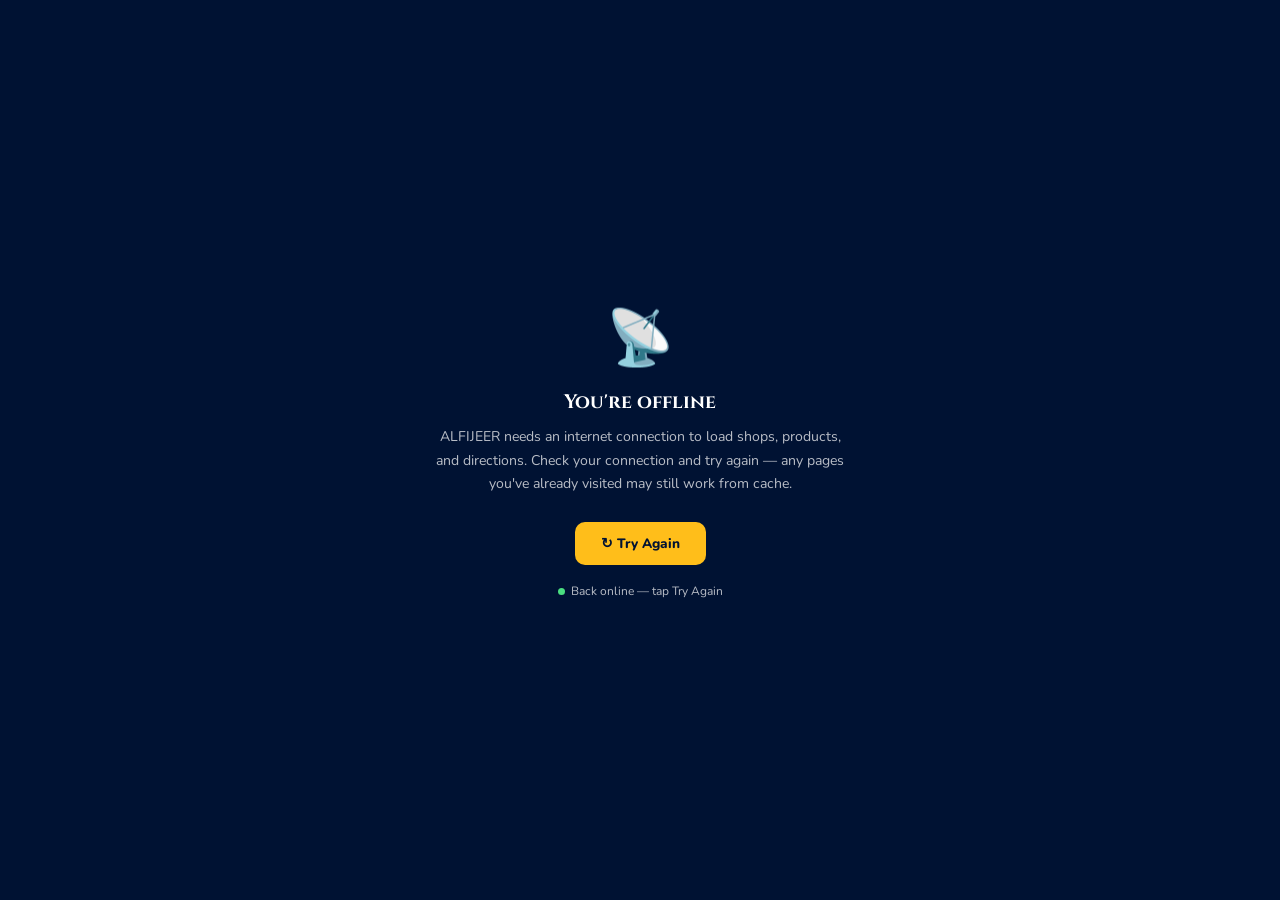
<file: offline.html>
<!DOCTYPE html>
<html lang="en">
<head>
<meta charset="UTF-8"/>
<meta name="viewport" content="width=device-width, initial-scale=1.0, viewport-fit=cover"/>
<title>You're Offline — ALFIJEER</title>
<link href="https://fonts.googleapis.com/css2?family=Cinzel:wght@400;600;700;900&family=Nunito:wght@300;400;500;600;700;800&display=swap" rel="stylesheet"/>
<meta name="theme-color" content="#001233"/>
<style>
  *, *::before, *::after { margin:0; padding:0; box-sizing:border-box; }
  :root {
    --gold: #FFBE1A; --gold-light: #FFCF4D;
    --navy-deep: #001233; --on-navy: #FFFFFF; --on-navy-dim: rgba(255,255,255,0.72);
  }
  html, body { height: 100%; }
  body {
    font-family: 'Nunito', sans-serif;
    background: var(--navy-deep); color: var(--on-navy);
    display: flex; align-items: center; justify-content: center;
    padding: 24px; text-align: center;
  }
  .wrap { max-width: 420px; }
  .glyph { font-size: 3.4rem; margin-bottom: 14px; animation: pulse 2s ease-in-out infinite; }
  @keyframes pulse { 0%,100% { opacity: 1; } 50% { opacity: 0.5; } }
  h1 { font-family: 'Cinzel', serif; font-size: 1.2rem; margin-bottom: 10px; }
  p { color: var(--on-navy-dim); font-size: 0.88rem; line-height: 1.7; margin-bottom: 26px; }
  button {
    background: var(--gold); color: var(--navy-deep); border: none;
    padding: 12px 26px; border-radius: 10px; font-weight: 800; font-size: 0.85rem;
    cursor: pointer; font-family: 'Nunito', sans-serif;
  }
  button:hover { background: var(--gold-light); }
  .status { margin-top: 18px; font-size: 0.75rem; color: var(--on-navy-dim); }
  .dot { display: inline-block; width: 7px; height: 7px; border-radius: 50%; background: #e74c3c; margin-right: 6px; }
  .dot.online { background: #4ADE80; }
</style>
<link rel="icon" type="image/png" sizes="48x48" href="/icons/favicon-48.png"/>
<link rel="apple-touch-icon" href="/icons/apple-touch-icon.png"/>
<meta name="mobile-web-app-capable" content="yes"/>
<meta name="apple-mobile-web-app-capable" content="yes"/>
<meta name="apple-mobile-web-app-title" content="ALFIJEER"/>
<meta name="apple-mobile-web-app-status-bar-style" content="black-translucent"/>
</head>
<body>
  <div class="wrap">
    <div class="glyph">📡</div>
    <h1>You're offline</h1>
    <p>ALFIJEER needs an internet connection to load shops, products, and directions. Check your connection and try again — any pages you've already visited may still work from cache.</p>
    <button onclick="location.reload()">↻ Try Again</button>
    <div class="status"><span class="dot" id="status-dot"></span><span id="status-text">Checking connection…</span></div>
  </div>
  <script>
    function updateStatus() {
      const dot = document.getElementById('status-dot');
      const text = document.getElementById('status-text');
      if (navigator.onLine) {
        dot.classList.add('online');
        text.textContent = 'Back online — tap Try Again';
      } else {
        dot.classList.remove('online');
        text.textContent = 'Still offline';
      }
    }
    window.addEventListener('online', updateStatus);
    window.addEventListener('offline', updateStatus);
    updateStatus();
  </script>
</body>
</html>
</file>
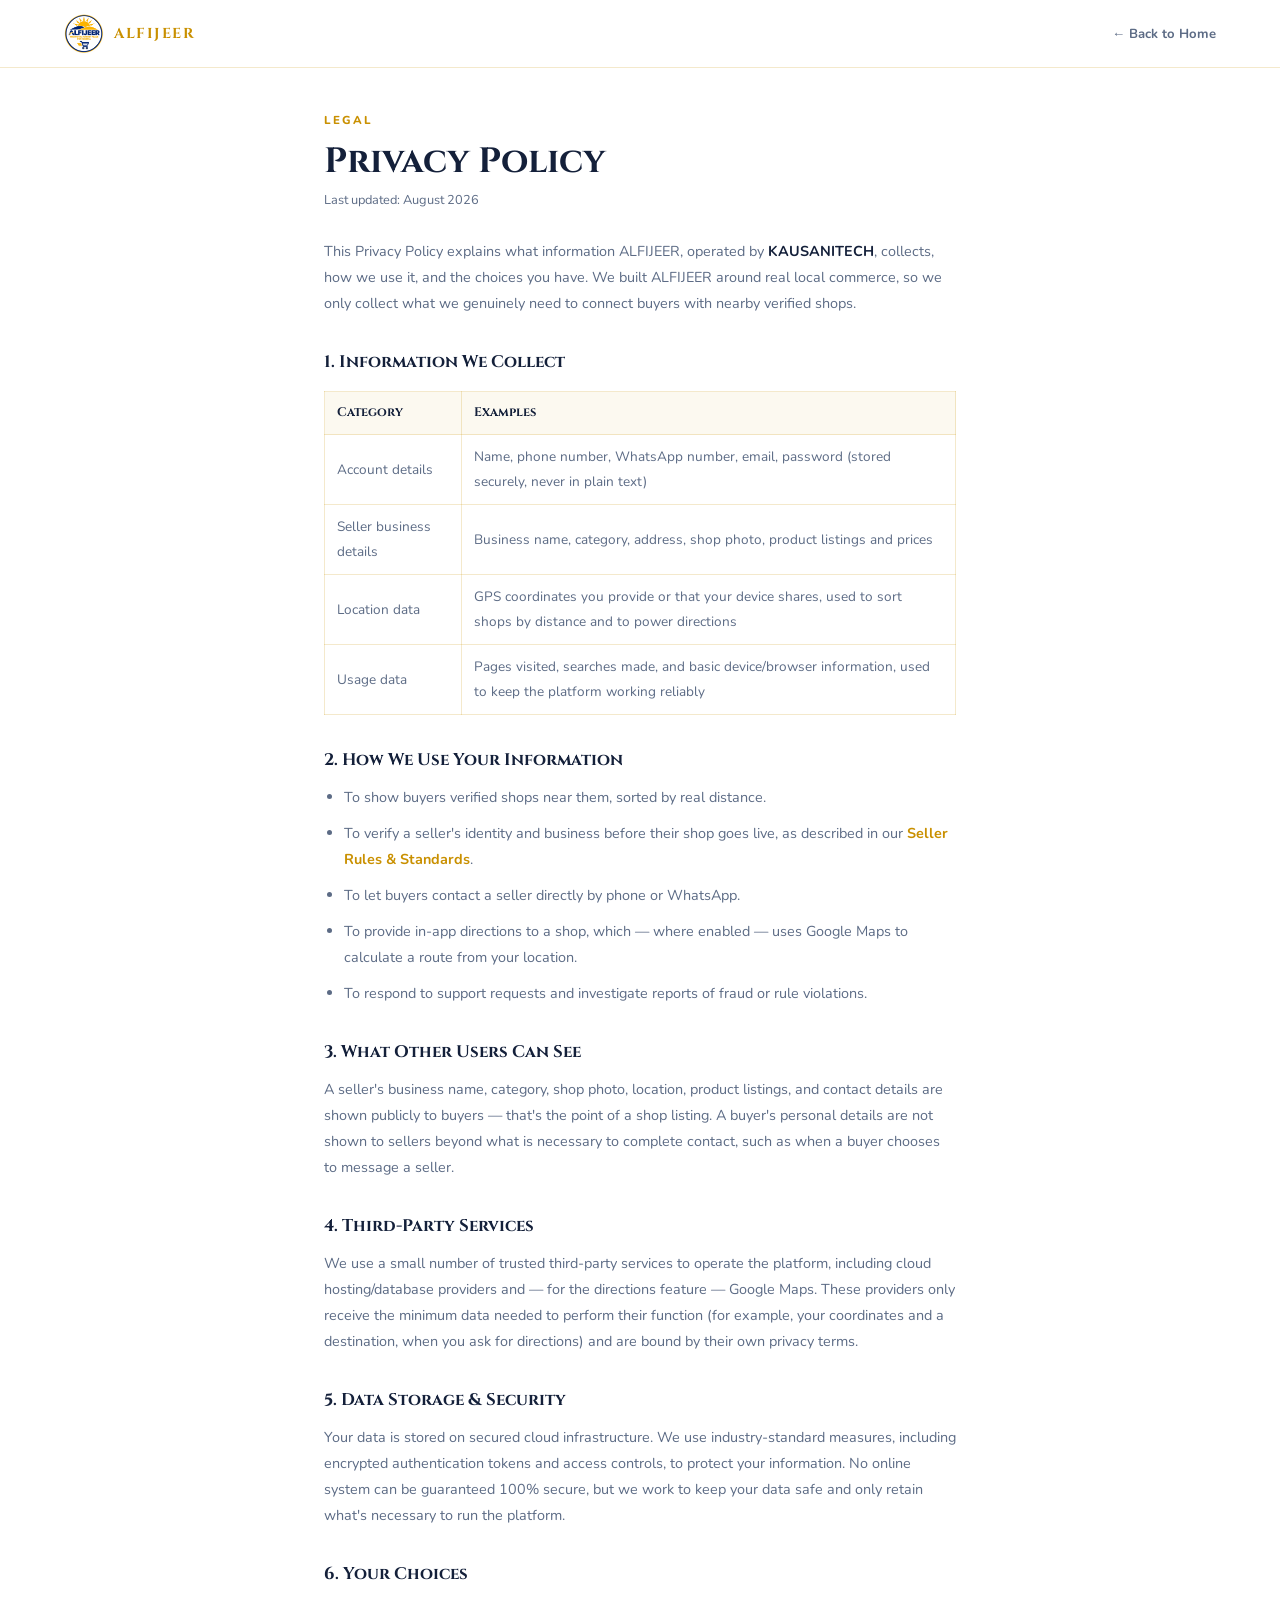
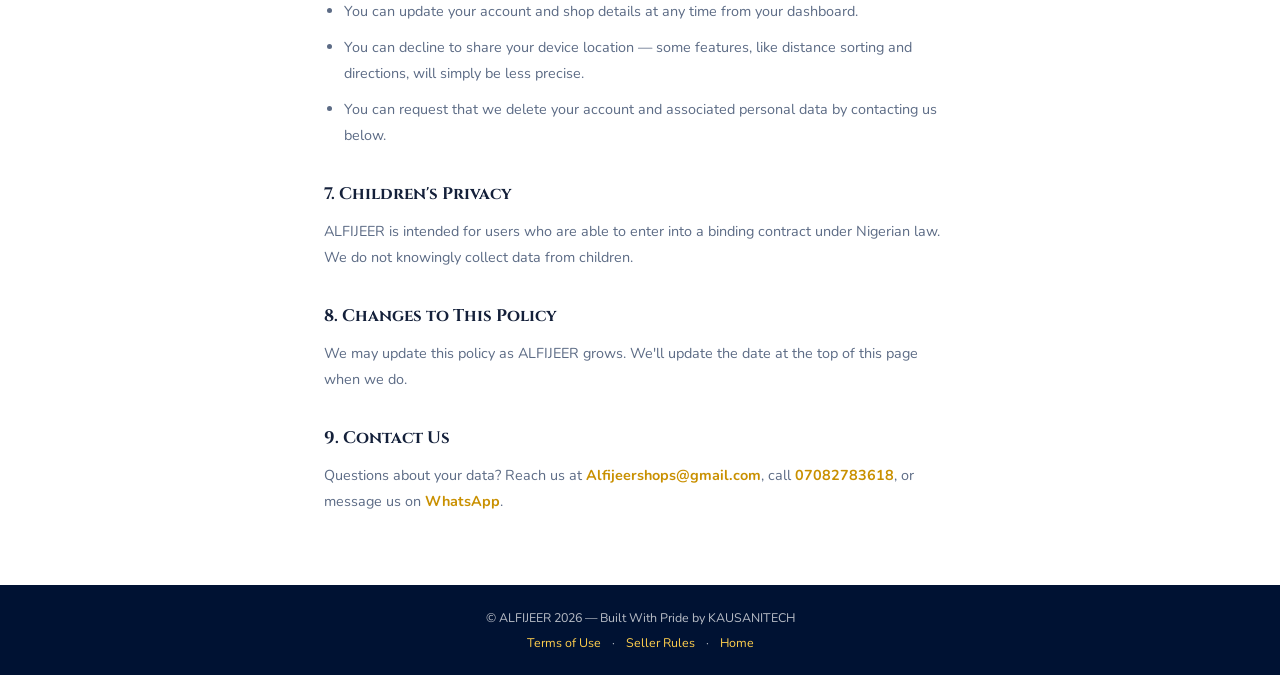
<file: privacy.html>
<!DOCTYPE html>
<html lang="en">
<head>
<meta charset="UTF-8"/>
<meta name="viewport" content="width=device-width, initial-scale=1.0, viewport-fit=cover"/>
<title>Privacy Policy — ALFIJEER</title>
<link href="https://fonts.googleapis.com/css2?family=Cinzel:wght@400;600;700;900&family=Nunito:wght@300;400;500;600;700;800&display=swap" rel="stylesheet"/>
<link rel="manifest" href="./manifest.json"/>
<meta name="theme-color" content="#001233"/>
<style>
  *, *::before, *::after { margin:0; padding:0; box-sizing:border-box; }
  :root {
    --gold: #FFBE1A; --gold-light: #FFCF4D; --gold-dim: #C99000;
    --navy-deep: #001233; --on-navy-dim: rgba(255,255,255,0.72);
    --white: #14203A; --white-dim: #5C6B85; --bg: #FFFFFF; --border: rgba(201,144,0,0.2);
  }
  body { font-family: 'Nunito', sans-serif; background: var(--bg); color: var(--white); }

  nav { position: sticky; top: 0; z-index: 100; display: flex; align-items: center; justify-content: space-between;
    padding: 0 5%; height: 68px; background: rgba(255,255,255,0.95); backdrop-filter: blur(10px);
    border-bottom: 1px solid var(--border); }
  .nav-logo { display: flex; align-items: center; gap: 10px; text-decoration: none; }
  .nav-logo img { height: 40px; width: 40px; border-radius: 40px; object-fit: contain; }
  .nav-logo span { font-family: 'Cinzel', serif; font-weight: 700; font-size: 0.9rem; color: var(--gold-dim); letter-spacing: 1.5px; }
  .nav-back { font-size: 0.82rem; font-weight: 700; color: var(--white-dim); text-decoration: none; }
  .nav-back:hover { color: var(--gold-dim); }

  .legal-hero { padding: 40px 5% 10px; max-width: 760px; margin: 0 auto; }
  .legal-hero .eyebrow { font-size: 0.72rem; letter-spacing: 2px; text-transform: uppercase; color: var(--gold-dim); font-weight: 800; }
  .legal-hero h1 { font-family: 'Cinzel', serif; font-size: clamp(1.6rem, 4vw, 2.2rem); margin: 8px 0 6px; }
  .legal-hero .updated { font-size: 0.8rem; color: var(--white-dim); }

  main { max-width: 760px; margin: 0 auto; padding: 20px 5% 60px; font-size: 0.9rem; line-height: 1.8; color: var(--white-dim); }
  main h2 { font-family: 'Cinzel', serif; font-size: 1.05rem; color: var(--white); margin: 30px 0 10px; }
  main h2:first-child { margin-top: 0; }
  main p, main li { margin-bottom: 10px; }
  main ul { padding-left: 20px; }
  main a { color: var(--gold-dim); font-weight: 700; text-decoration: none; }
  main strong { color: var(--white); }
  .priv-table { width: 100%; border-collapse: collapse; margin: 14px 0; font-size: 0.85rem; }
  .priv-table th, .priv-table td { text-align: left; padding: 10px 12px; border: 1px solid var(--border); }
  .priv-table th { background: rgba(201,144,0,0.06); color: var(--white); font-family: 'Cinzel', serif; font-weight: 700; font-size: 0.78rem; }

  footer { background: var(--navy-deep); color: var(--on-navy-dim); text-align: center; padding: 24px 5%; font-size: 0.78rem; }
  footer a { color: var(--gold-light); text-decoration: none; margin: 0 8px; }
</style>
<link rel="icon" type="image/png" sizes="48x48" href="/icons/favicon-48.png"/>
<link rel="apple-touch-icon" href="/icons/apple-touch-icon.png"/>
<meta name="mobile-web-app-capable" content="yes"/>
<meta name="apple-mobile-web-app-capable" content="yes"/>
<meta name="apple-mobile-web-app-title" content="ALFIJEER"/>
<meta name="apple-mobile-web-app-status-bar-style" content="black-translucent"/>
</head>
<body>

  <nav>
    <a href="index.html" class="nav-logo">
      <img src="./Alfijeer1.png" alt="" onerror="this.style.display='none'"/>
      <span>ALFIJEER</span>
    </a>
    <a href="index.html" class="nav-back">← Back to Home</a>
  </nav>

  <div class="legal-hero">
    <span class="eyebrow">Legal</span>
    <h1>Privacy Policy</h1>
    <p class="updated">Last updated: August 2026</p>
  </div>

  <main>
    <p>This Privacy Policy explains what information ALFIJEER, operated by <strong>KAUSANITECH</strong>, collects, how we use it, and the choices you have. We built ALFIJEER around real local commerce, so we only collect what we genuinely need to connect buyers with nearby verified shops.</p>

    <h2>1. Information We Collect</h2>
    <table class="priv-table">
      <tr><th>Category</th><th>Examples</th></tr>
      <tr><td>Account details</td><td>Name, phone number, WhatsApp number, email, password (stored securely, never in plain text)</td></tr>
      <tr><td>Seller business details</td><td>Business name, category, address, shop photo, product listings and prices</td></tr>
      <tr><td>Location data</td><td>GPS coordinates you provide or that your device shares, used to sort shops by distance and to power directions</td></tr>
      <tr><td>Usage data</td><td>Pages visited, searches made, and basic device/browser information, used to keep the platform working reliably</td></tr>
    </table>

    <h2>2. How We Use Your Information</h2>
    <ul>
      <li>To show buyers verified shops near them, sorted by real distance.</li>
      <li>To verify a seller's identity and business before their shop goes live, as described in our <a href="seller-rules.html">Seller Rules & Standards</a>.</li>
      <li>To let buyers contact a seller directly by phone or WhatsApp.</li>
      <li>To provide in-app directions to a shop, which — where enabled — uses Google Maps to calculate a route from your location.</li>
      <li>To respond to support requests and investigate reports of fraud or rule violations.</li>
    </ul>

    <h2>3. What Other Users Can See</h2>
    <p>A seller's business name, category, shop photo, location, product listings, and contact details are shown publicly to buyers — that's the point of a shop listing. A buyer's personal details are not shown to sellers beyond what is necessary to complete contact, such as when a buyer chooses to message a seller.</p>

    <h2>4. Third-Party Services</h2>
    <p>We use a small number of trusted third-party services to operate the platform, including cloud hosting/database providers and — for the directions feature — Google Maps. These providers only receive the minimum data needed to perform their function (for example, your coordinates and a destination, when you ask for directions) and are bound by their own privacy terms.</p>

    <h2>5. Data Storage & Security</h2>
    <p>Your data is stored on secured cloud infrastructure. We use industry-standard measures, including encrypted authentication tokens and access controls, to protect your information. No online system can be guaranteed 100% secure, but we work to keep your data safe and only retain what's necessary to run the platform.</p>

    <h2>6. Your Choices</h2>
    <ul>
      <li>You can update your account and shop details at any time from your dashboard.</li>
      <li>You can decline to share your device location — some features, like distance sorting and directions, will simply be less precise.</li>
      <li>You can request that we delete your account and associated personal data by contacting us below.</li>
    </ul>

    <h2>7. Children's Privacy</h2>
    <p>ALFIJEER is intended for users who are able to enter into a binding contract under Nigerian law. We do not knowingly collect data from children.</p>

    <h2>8. Changes to This Policy</h2>
    <p>We may update this policy as ALFIJEER grows. We'll update the date at the top of this page when we do.</p>

    <h2>9. Contact Us</h2>
    <p>Questions about your data? Reach us at <a href="mailto:Alfijeershops@gmail.com">Alfijeershops@gmail.com</a>, call <a href="tel:+2347082783618">07082783618</a>, or message us on <a href="https://wa.me/message/ZNXGX4OWQN4OJ1" target="_blank" rel="noopener noreferrer">WhatsApp</a>.</p>
  </main>

  <footer>
    <p>© ALFIJEER 2026 — Built With Pride by KAUSANITECH</p>
    <p style="margin-top:8px;"><a href="terms.html">Terms of Use</a> · <a href="seller-rules.html">Seller Rules</a> · <a href="index.html">Home</a></p>
  </footer>

</body>
</html>
</file>
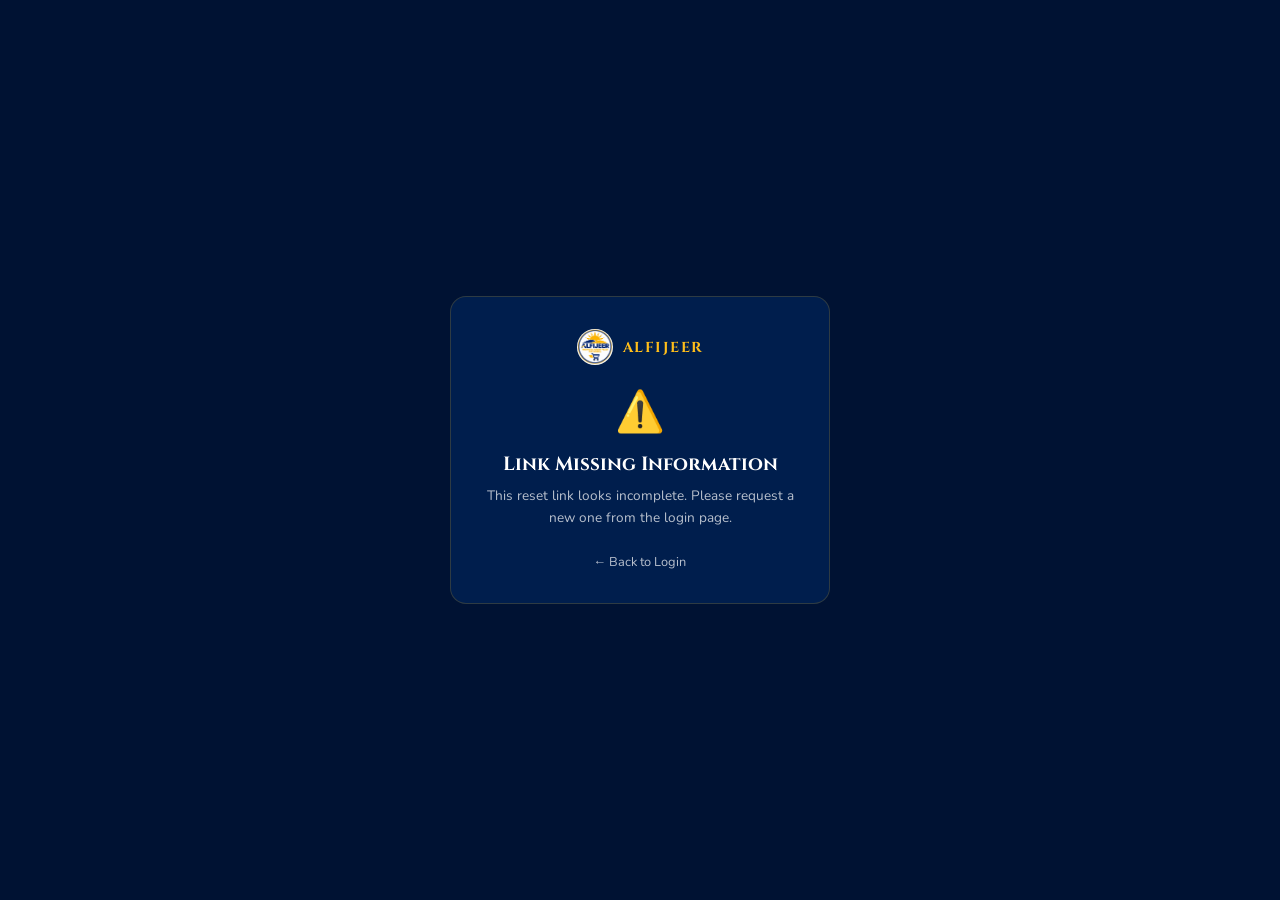
<file: reset-password.html>
<!DOCTYPE html>
<html lang="en">
<head>
<meta charset="UTF-8"/>
<meta name="viewport" content="width=device-width, initial-scale=1.0, viewport-fit=cover"/>
<title>Reset Password — ALFIJEER</title>
<link href="https://fonts.googleapis.com/css2?family=Cinzel:wght@400;600;700;900&family=Nunito:wght@300;400;500;600;700;800&display=swap" rel="stylesheet"/>
<link rel="manifest" href="./manifest.json"/>
<meta name="theme-color" content="#001233"/>
<style>
  *, *::before, *::after { margin:0; padding:0; box-sizing:border-box; }
  :root {
    --gold: #FFBE1A; --gold-light: #FFCF4D; --gold-dim: #C99000;
    --navy-deep: #001233; --navy-mid: #001E4D;
    --on-navy: #FFFFFF; --on-navy-dim: rgba(255,255,255,0.72);
    --white: #14203A; --white-dim: #5C6B85; --border: rgba(201,144,0,0.2);
  }
  body {
    font-family: 'Nunito', sans-serif; background: var(--navy-deep); color: var(--on-navy);
    min-height: 100vh; display: flex; align-items: center; justify-content: center; padding: 24px;
  }
  .card {
    background: var(--navy-mid); border: 1px solid rgba(255,190,26,0.18); border-radius: 16px;
    padding: 32px 28px; max-width: 380px; width: 100%;
  }
  .card .logo { display: flex; align-items: center; gap: 10px; margin-bottom: 20px; justify-content: center; }
  .card .logo img { height: 36px; width: 36px; border-radius: 36px; }
  .card .logo span { font-family: 'Cinzel', serif; font-weight: 700; font-size: 0.9rem; color: var(--gold); letter-spacing: 1.5px; }
  h1 { font-family: 'Cinzel', serif; font-size: 1.2rem; text-align: center; margin-bottom: 8px; }
  p.sub { text-align: center; color: var(--on-navy-dim); font-size: 0.85rem; margin-bottom: 24px; line-height: 1.6; }
  label { display: block; font-size: 0.78rem; font-weight: 700; color: var(--on-navy-dim); margin-bottom: 6px; }
  .form-group { margin-bottom: 16px; }
  input {
    width: 100%; padding: 11px 14px; border-radius: 9px; border: 1px solid rgba(255,255,255,0.15);
    background: rgba(255,255,255,0.06); color: var(--on-navy); font-family: 'Nunito', sans-serif; font-size: 0.88rem;
  }
  input:focus { outline: none; border-color: var(--gold); }
  button {
    width: 100%; padding: 13px; border-radius: 10px; border: none; background: var(--gold);
    color: var(--navy-deep); font-weight: 800; font-size: 0.9rem; cursor: pointer; font-family: 'Nunito', sans-serif;
    margin-top: 6px;
  }
  button:disabled { opacity: 0.6; cursor: not-allowed; }
  button:hover:not(:disabled) { background: var(--gold-light); }
  .back-link { display: block; text-align: center; margin-top: 18px; font-size: 0.8rem; color: var(--on-navy-dim); text-decoration: none; }
  .back-link:hover { color: var(--gold); }
  .invalid-state { text-align: center; }
  .invalid-state .icon { font-size: 2.5rem; margin-bottom: 12px; }
  .success-state { display: none; text-align: center; }
  .success-state .icon { font-size: 2.5rem; margin-bottom: 12px; }
  .toast {
    position: fixed; bottom: 24px; left: 50%; transform: translateX(-50%);
    background: #fff; color: var(--white); padding: 12px 20px; border-radius: 8px;
    font-size: 0.85rem; font-weight: 600; box-shadow: 0 8px 24px rgba(0,0,0,0.3);
    opacity: 0; pointer-events: none; transition: opacity 0.3s; max-width: 90%; text-align: center;
  }
  .toast.show { opacity: 1; }
</style>
<link rel="icon" type="image/png" sizes="48x48" href="/icons/favicon-48.png"/>
<link rel="apple-touch-icon" href="/icons/apple-touch-icon.png"/>
<meta name="mobile-web-app-capable" content="yes"/>
<meta name="apple-mobile-web-app-capable" content="yes"/>
<meta name="apple-mobile-web-app-title" content="ALFIJEER"/>
<meta name="apple-mobile-web-app-status-bar-style" content="black-translucent"/>
<script src="./platform.js"></script>
</head>
<body>

  <div class="card">
    <div class="logo">
      <img src="./Alfijeer1.png" alt="" onerror="this.style.display='none'"/>
      <span>ALFIJEER</span>
    </div>

    <div id="form-state">
      <h1>Set a New Password</h1>
      <p class="sub">Choose a new password for your account below.</p>
      <div class="form-group">
        <label>New Password</label>
        <input type="password" id="new-password" placeholder="At least 6 characters"/>
      </div>
      <div class="form-group">
        <label>Confirm New Password</label>
        <input type="password" id="confirm-password" placeholder="Re-type your new password"/>
      </div>
      <button id="submit-btn" onclick="submitReset()">Update Password</button>
    </div>

    <div id="invalid-state" class="invalid-state" style="display:none;">
      <div class="icon">⚠️</div>
      <h1>Link Missing Information</h1>
      <p class="sub">This reset link looks incomplete. Please request a new one from the login page.</p>
      <a href="auth.html" class="back-link">← Back to Login</a>
    </div>

    <div id="success-state" class="success-state">
      <div class="icon">✅</div>
      <h1>Password Updated</h1>
      <p class="sub">You can now log in with your new password.</p>
      <button onclick="window.location.href='auth.html'">Go to Login</button>
    </div>

    <a href="auth.html" class="back-link" id="back-link-normal">← Back to Login</a>
  </div>

  <div class="toast" id="toast"></div>

  <script>
    const _API = 'https://alfijeershops-backend-production.up.railway.app/api';
    const params = new URLSearchParams(window.location.search);
    const token = params.get('token');
    const email = params.get('email');

    if (!token || !email) {
      document.getElementById('form-state').style.display = 'none';
      document.getElementById('back-link-normal').style.display = 'none';
      document.getElementById('invalid-state').style.display = 'block';
    }

    function showToast(msg) {
      const t = document.getElementById('toast');
      t.textContent = msg;
      t.classList.add('show');
      setTimeout(() => t.classList.remove('show'), 3500);
    }

    async function submitReset() {
      const newPassword = document.getElementById('new-password').value;
      const confirmPassword = document.getElementById('confirm-password').value;

      if (newPassword.length < 6) { showToast('Password must be at least 6 characters.'); return; }
      if (newPassword !== confirmPassword) { showToast("Passwords don't match."); return; }

      const btn = document.getElementById('submit-btn');
      btn.disabled = true;
      btn.textContent = 'Updating…';

      try {
        const res = await fetch(_API + '/auth/reset-password', {
          method: 'POST',
          headers: { 'Content-Type': 'application/json' },
          body: JSON.stringify({ email, token, newPassword }),
        });
        const data = await res.json();
        if (!res.ok) {
          showToast(data.message || 'Something went wrong.');
          btn.disabled = false;
          btn.textContent = 'Update Password';
          return;
        }
        document.getElementById('form-state').style.display = 'none';
        document.getElementById('back-link-normal').style.display = 'none';
        document.getElementById('success-state').style.display = 'block';
      } catch (e) {
        showToast('Connection error. Please try again.');
        btn.disabled = false;
        btn.textContent = 'Update Password';
      }
    }
  </script>
</body>
</html>
</file>
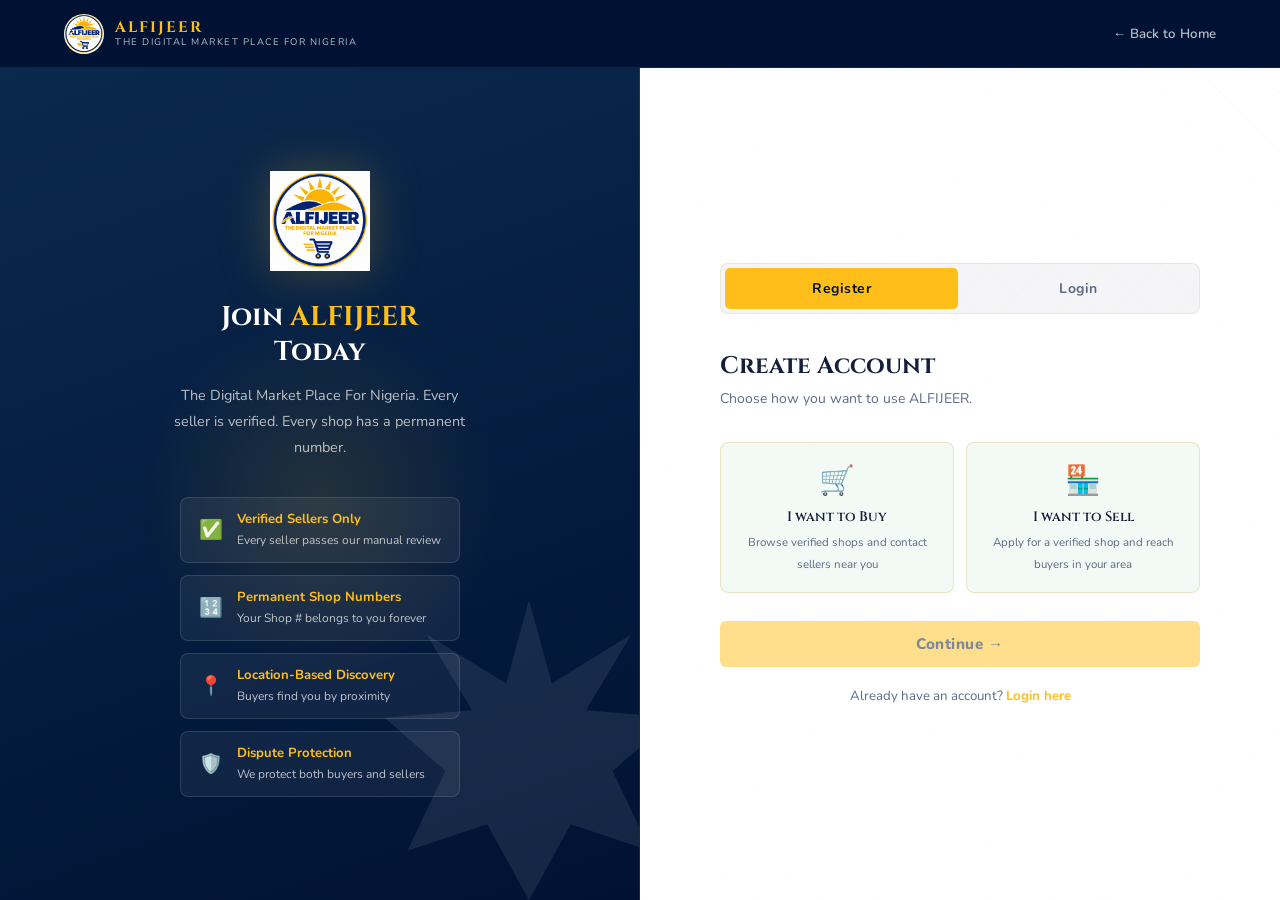
<file: seller-dashboard.html>
<!DOCTYPE html>
<html lang="en">
<head>
  <meta charset="UTF-8"/>
  <meta name="viewport" content="width=device-width, initial-scale=1.0, viewport-fit=cover"/>
  <title>ALFIJEER — Seller Dashboard</title>
  <link href="https://fonts.googleapis.com/css2?family=Cinzel:wght@400;600;700&family=Nunito:wght@300;400;500;600;700;800&display=swap" rel="stylesheet"/>
  <style>
    *, *::before, *::after { margin: 0; padding: 0; box-sizing: border-box; }
        :root {
      --green-deep:  #FFFFFF;
      --green-mid:   #F3F9F5;
      --green-light: #E3F2E8;
      --gold:        #FFBE1A;
      --gold-light:  #FFCF4D;
      --gold-dim:    #C99000;
      --emerald:     #FFBE1A;
      --emerald-dim: #C99000;
      --white:       #14203A;
      --white-dim:   #5C6B85;
      --dark:        #001233;
      --sidebar-w:   240px;
      --card-bg:     #FFFFFF;
      --border:      rgba(201,144,0,0.2);
      --bg:          #FFFFFF;
      --bg2:         #F3F9F5;

      --navy-deep:   #001233;
      --navy-mid:    #001E4D;
      --navy-light:  #0A294D;
      --on-navy:     #FFFFFF;
      --on-navy-dim: rgba(255,255,255,0.72);
    }
    body { font-family:'Nunito',sans-serif; background:var(--green-deep); color:var(--white); min-height:100vh; display:flex; }
    body::before {
      content:''; position:fixed; top:0; right:0; bottom:0; left:0;
      background-image: repeating-linear-gradient(45deg,transparent,transparent 50px,rgba(201,144,0,0.02) 50px,rgba(201,144,0,0.02) 51px),repeating-linear-gradient(-45deg,transparent,transparent 50px,rgba(201,144,0,0.02) 50px,rgba(201,144,0,0.02) 51px);
      pointer-events:none; z-index:0;
    }

    /* SIDEBAR */
    .sidebar { position:fixed; top:0; left:0; width:var(--sidebar-w); height:100vh; background:var(--navy-deep); border-right:1px solid rgba(255,255,255,0.08); display:flex; flex-direction:column; z-index:100; transition:transform 0.3s; }
    .sidebar-logo { padding:22px 20px; border-bottom:1px solid rgba(255,255,255,0.08); display:flex; align-items:center; gap:10px; text-decoration:none; }
    .sidebar-logo img { width:36px; height:36px; border-radius:36px; object-fit:contain; }
    .sidebar-logo-text span:first-child { display:block; font-family:'Cinzel',serif; font-size:0.85rem; font-weight:700; color:var(--gold); letter-spacing:1.5px; }
    .sidebar-logo-text span:last-child { display:block; font-size:0.58rem; color:var(--on-navy-dim); letter-spacing:1px; text-transform:uppercase; }

    .shop-badge {
      margin:16px; padding:14px;
      background:rgba(255,255,255,0.06); border:1px solid rgba(255,255,255,0.14); border-radius:8px;
    }
    .shop-num-display {
      font-family:'Cinzel',serif; font-size:1.3rem; font-weight:700;
      color:var(--gold); display:block; margin-bottom:4px;
    }
    .shop-name-display { font-size:0.82rem; font-weight:700; color:var(--on-navy); display:block; margin-bottom:4px; }
    .verified-tag { display:inline-flex; align-items:center; gap:5px; font-size:0.7rem; color:var(--emerald); font-weight:700; }

    .sidebar-nav { flex:1; padding:8px 0; overflow-y:auto; }
    .nav-section-label { padding:10px 20px 4px; font-size:0.62rem; font-weight:700; color:var(--gold-dim); letter-spacing:2px; text-transform:uppercase; }
    .nav-item { display:flex; align-items:center; gap:12px; padding:11px 20px; cursor:pointer; transition:all 0.25s; border-left:2px solid transparent; color:var(--on-navy-dim); font-size:0.85rem; font-weight:600; text-decoration:none; }
    .nav-item:hover { background:rgba(255,255,255,0.06); color:var(--on-navy); border-left-color:var(--gold-dim); }
    .nav-item.active { background:rgba(255,255,255,0.08); color:var(--gold); border-left-color:var(--gold); }
    .nav-item .nav-icon { font-size:1rem; min-width:20px; text-align:center; }

    .sidebar-footer { padding:16px 20px; border-top:1px solid rgba(255,255,255,0.08); }
    .logout-btn { display:flex; align-items:center; gap:10px; color:var(--on-navy-dim); font-size:0.83rem; font-weight:600; cursor:pointer; transition:color 0.3s; background:none; border:none; font-family:'Nunito',sans-serif; padding:0; }
    .logout-btn:hover { color:#e74c3c; }

    /* MAIN */
    .main { margin-left:var(--sidebar-w); flex:1; min-height:100vh; position:relative; z-index:1; }

    .topbar { position:sticky; top:0; z-index:50; background:rgba(255,255,255,0.95); backdrop-filter:blur(12px); border-bottom:1px solid var(--border); padding:0 32px; height:64px; display:flex; align-items:center; justify-content:space-between; }
    .topbar-left h1 { font-family:'Cinzel',serif; font-size:1.1rem; font-weight:700; color:var(--white); }
    .topbar-left p { font-size:0.75rem; color:var(--white-dim); margin-top:2px; }
    .topbar-right { display:flex; align-items:center; gap:12px; }
    .topbar-btn { width:36px; height:36px; border-radius:6px; background:var(--card-bg); border:1px solid var(--border); display:flex; align-items:center; justify-content:center; cursor:pointer; font-size:1rem; transition:all 0.3s; color:var(--white-dim); }
    .topbar-btn:hover { border-color:var(--gold); color:var(--gold); }
    .btn-add-product { padding:8px 18px; background:var(--gold); color:var(--dark); border:none; border-radius:5px; font-family:'Nunito',sans-serif; font-size:0.82rem; font-weight:800; cursor:pointer; transition:all 0.3s; }
    .btn-add-product:hover { background:var(--gold-light); }
    .hamburger-btn { display:none; width:36px; height:36px; background:none; border:none; cursor:pointer; flex-direction:column; gap:5px; align-items:center; justify-content:center; }
    .hamburger-btn span { display:block; width:20px; height:2px; background:var(--gold); border-radius:2px; }

    /* Page sections */
    .page-section { display:none; padding:28px 32px; animation:fadeUp 0.4s ease both; }
    .page-section.active { display:block; }
    @keyframes fadeUp { from{opacity:0;transform:translateY(12px)} to{opacity:1;transform:translateY(0)} }

    /* Cards / Stats */
    .stats-row { display:grid; grid-template-columns:repeat(4,1fr); gap:16px; margin-bottom:28px; }
    .stat-card { background:var(--card-bg); border:1px solid var(--border); border-radius:10px; padding:20px; transition:all 0.3s; }
    .stat-card:hover { border-color:var(--gold-dim); transform:translateY(-2px); }
    .stat-top { display:flex; align-items:center; justify-content:space-between; margin-bottom:12px; }
    .stat-icon-box { width:40px; height:40px; border-radius:7px; background:rgba(201,144,0,0.1); border:1px solid rgba(201,144,0,0.2); display:flex; align-items:center; justify-content:center; font-size:1.1rem; }
    .stat-trend { font-size:0.72rem; font-weight:700; color:var(--emerald); }
    .stat-num { font-family:'Cinzel',serif; font-size:1.6rem; font-weight:700; color:var(--white); display:block; }
    .stat-lbl { font-size:0.73rem; color:var(--white-dim); margin-top:2px; }

    .section-heading { display:flex; align-items:center; justify-content:space-between; margin-bottom:18px; }
    .section-heading h3 { font-family:'Cinzel',serif; font-size:1rem; font-weight:600; color:var(--white); }
    .see-all { font-size:0.78rem; color:var(--gold); cursor:pointer; font-weight:700; }
    .see-all:hover { color:var(--gold-light); }

    /* Activity feed */
    .activity-feed { display:flex; flex-direction:column; gap:10px; }
    .activity-item { background:var(--card-bg); border:1px solid var(--border); border-radius:8px; padding:14px 16px; display:flex; align-items:center; gap:14px; }
    .act-icon { width:36px; height:36px; border-radius:7px; background:rgba(201,144,0,0.1); display:flex; align-items:center; justify-content:center; font-size:1rem; flex-shrink:0; }
    .act-text p { font-size:0.83rem; color:var(--white); font-weight:600; }
    .act-text span { font-size:0.72rem; color:var(--white-dim); }

    /* Form elements */
    .form-card { background:var(--card-bg); border:1px solid var(--border); border-radius:12px; padding:28px; }
    .form-grid { display:grid; grid-template-columns:1fr 1fr; gap:18px; }
    .form-group { display:flex; flex-direction:column; gap:6px; }
    .form-group.full { grid-column:1/-1; }
    label { font-size:0.75rem; font-weight:700; color:var(--white-dim); letter-spacing:0.5px; text-transform:uppercase; }
    input[type="text"], input[type="email"], input[type="tel"], input[type="number"], select, textarea {
      padding:11px 14px; background:rgba(255,255,255,0.05); border:1px solid rgba(201,144,0,0.2);
      border-radius:6px; color:var(--white); font-family:'Nunito',sans-serif; font-size:0.875rem;
      outline:none; transition:border-color 0.3s; appearance:none; width:100%;
    }
    input:focus, select:focus, textarea:focus { border-color:var(--gold); box-shadow:0 0 0 3px rgba(201,144,0,0.08); }
    input::placeholder, textarea::placeholder { color:rgba(92,107,133,0.85); }
    select option { background:var(--green-deep); }
    textarea { resize:vertical; min-height:90px; }

    .readonly-field {
      padding:11px 14px; background:rgba(201,144,0,0.05);
      border:1px solid rgba(201,144,0,0.15); border-radius:6px;
      font-family:'Cinzel',serif; font-size:0.9rem; color:var(--gold);
      font-weight:700; letter-spacing:1px;
    }

    .btn-primary { padding:11px 28px; background:var(--gold); color:var(--dark); border:none; border-radius:6px; font-family:'Nunito',sans-serif; font-size:0.875rem; font-weight:800; cursor:pointer; transition:all 0.3s; }
    .btn-primary:hover { background:var(--gold-light); transform:translateY(-1px); }
    .btn-secondary { padding:11px 24px; background:transparent; border:1px solid rgba(255,255,255,0.12); border-radius:6px; color:var(--white-dim); font-family:'Nunito',sans-serif; font-size:0.875rem; font-weight:700; cursor:pointer; transition:all 0.3s; }
    .btn-secondary:hover { border-color:var(--gold-dim); color:var(--gold); }
    .btn-danger { padding:11px 24px; background:transparent; border:1px solid rgba(231,76,60,0.3); border-radius:6px; color:#e74c3c; font-family:'Nunito',sans-serif; font-size:0.875rem; font-weight:700; cursor:pointer; transition:all 0.3s; }
    .btn-danger:hover { background:rgba(231,76,60,0.1); }

    /* Products table */
    .products-table { width:100%; border-collapse:collapse; }
    .products-table th { text-align:left; padding:12px 16px; font-size:0.72rem; font-weight:700; color:var(--gold-dim); text-transform:uppercase; letter-spacing:1px; border-bottom:1px solid var(--border); }
    .products-table td { padding:14px 16px; border-bottom:1px solid rgba(255,255,255,0.04); font-size:0.83rem; color:var(--white-dim); vertical-align:middle; }
    .products-table tr:hover td { background:rgba(201,144,0,0.03); }
    .product-thumb { width:40px; height:40px; border-radius:6px; background:linear-gradient(135deg,var(--green-mid),var(--green-light)); display:flex; align-items:center; justify-content:center; font-size:1.2rem; }
    .action-btns { display:flex; gap:8px; }
    .btn-edit { padding:5px 14px; background:transparent; border:1px solid var(--gold-dim); border-radius:4px; color:var(--gold); font-family:'Nunito',sans-serif; font-size:0.72rem; font-weight:700; cursor:pointer; transition:all 0.3s; }
    .btn-edit:hover { background:rgba(201,144,0,0.1); }
    .btn-del { padding:5px 14px; background:transparent; border:1px solid rgba(231,76,60,0.3); border-radius:4px; color:#e74c3c; font-family:'Nunito',sans-serif; font-size:0.72rem; font-weight:700; cursor:pointer; transition:all 0.3s; }
    .btn-del:hover { background:rgba(231,76,60,0.1); }

    /* File upload */
    .file-upload { border:1.5px dashed rgba(201,144,0,0.25); border-radius:8px; padding:20px; text-align:center; cursor:pointer; transition:all 0.3s; background:rgba(255,255,255,0.03); }
    .file-upload:hover { border-color:var(--gold-dim); }
    .file-upload input { display:none; }

    /* Analytics bars */
    .analytics-card { background:var(--card-bg); border:1px solid var(--border); border-radius:10px; padding:22px; margin-bottom:16px; }
    .analytics-card h4 { font-family:'Cinzel',serif; font-size:0.85rem; color:var(--gold); margin-bottom:16px; }
    .bar-row { display:flex; align-items:center; gap:12px; margin-bottom:12px; }
    .bar-label { font-size:0.75rem; color:var(--white-dim); width:80px; flex-shrink:0; }
    .bar-track { flex:1; height:8px; background:rgba(255,255,255,0.06); border-radius:4px; overflow:hidden; }
    .bar-fill { height:100%; border-radius:4px; background:linear-gradient(90deg,var(--gold-dim),var(--gold)); transition:width 1s ease; }
    .bar-val { font-size:0.75rem; color:var(--gold); font-weight:700; width:36px; text-align:right; flex-shrink:0; }

    /* Contact log */
    .contact-table { width:100%; border-collapse:collapse; }
    .contact-table th { text-align:left; padding:10px 14px; font-size:0.7rem; font-weight:700; color:var(--gold-dim); text-transform:uppercase; letter-spacing:1px; border-bottom:1px solid var(--border); }
    .contact-table td { padding:12px 14px; border-bottom:1px solid rgba(255,255,255,0.04); font-size:0.8rem; color:var(--white-dim); }
    .type-badge { display:inline-block; padding:3px 10px; border-radius:12px; font-size:0.68rem; font-weight:700; }
    .type-badge.call { background:rgba(18,128,73,0.1); color:var(--emerald); border:1px solid rgba(18,128,73,0.2); }
    .type-badge.whatsapp { background:rgba(37,211,102,0.1); color:#25D366; border:1px solid rgba(37,211,102,0.2); }
    .type-badge.saved { background:rgba(201,144,0,0.1); color:var(--gold); border:1px solid rgba(201,144,0,0.2); }

    /* Add product modal */
    .modal-overlay { display:none; position:fixed; top:0; right:0; bottom:0; left:0; background:rgba(16,40,28,0.65); z-index:999; align-items:center; justify-content:center; padding:20px; }
    .modal-overlay.open { display:flex; }
    .modal { background:var(--green-deep); border:1px solid var(--border); border-radius:12px; width:100%; max-width:500px; max-height:85vh; overflow-y:auto; animation:fadeUp 0.3s ease both; }
    .modal-header { padding:20px 24px; border-bottom:1px solid var(--border); display:flex; align-items:center; justify-content:space-between; }
    .modal-header h3 { font-family:'Cinzel',serif; font-size:1rem; color:var(--white); }
    .modal-close { background:none; border:none; color:var(--white-dim); font-size:1.2rem; cursor:pointer; }
    .modal-close:hover { color:var(--gold); }
    .modal-body { padding:24px; }

    /* Responsive */
    @media (max-width:900px) {
      .sidebar { transform:translateX(-100%); }
      .sidebar.open { transform:translateX(0); }
      .main { margin-left:0; }
      .hamburger-btn { display:flex; }
      .stats-row { grid-template-columns:1fr 1fr; }
    }
    @media (max-width:520px) {
      .stats-row { grid-template-columns:1fr; }
      .page-section { padding:18px 16px; }
      .topbar { padding:0 16px; }
      .form-grid { grid-template-columns:1fr; }
    }



    /* ══ PRODUCT CARDS ══ */
    .plist { display:flex; flex-direction:column; gap:10px; }
    .pcard { display:flex; align-items:center; gap:12px; background:#fff; border:1px solid var(--border); border-radius:14px; padding:10px; }
    .pthumb { width:64px; height:64px; border-radius:12px; background:var(--green-mid); display:flex; align-items:center; justify-content:center; font-size:1.5rem; flex-shrink:0; overflow:hidden; }
    .pthumb img { width:100%; height:100%; object-fit:cover; }
    .pinfo { flex:1; min-width:0; display:flex; flex-direction:column; gap:2px; }
    .pinfo b { font-size:.9rem; color:var(--white); overflow:hidden; text-overflow:ellipsis; white-space:nowrap; }
    .pprice { color:var(--gold-dim); font-weight:800; font-size:.92rem; }
    .pinfo small { font-size:.68rem; color:var(--white-dim); }
    .pact { display:flex; flex-direction:column; gap:6px; }
    .pact button { min-width:64px; padding:7px 10px; border-radius:8px; }
    .pempty { text-align:center; padding:40px 20px; color:var(--white-dim); background:#fff; border:1px dashed var(--border); border-radius:14px; }
    .pempty span { font-size:2.4rem; display:block; margin-bottom:8px; }
    .pempty p { font-size:.88rem; margin-bottom:14px; }

    /* ══ APP CHROME (hidden on desktop) ══ */
    .tabbar, .fab { display:none; }
    .sheet-overlay { display:none; }

    /* ══ MOBILE APP LAYOUT ══ */
    @media (max-width:900px) {
      body { display:block; background:#F4F6FA; -webkit-tap-highlight-color:transparent; }
      body::before { display:none; }
      .sidebar { display:none; }
      .hamburger-btn { display:none !important; }
      .main { margin-left:0; padding-bottom:calc(76px + env(safe-area-inset-bottom)); min-height:100vh; min-height:100dvh; }
      .topbar { background:var(--navy-deep); border-bottom:none; height:auto; min-height:58px; padding:calc(10px + env(safe-area-inset-top)) 16px 10px; box-shadow:0 2px 12px rgba(0,18,51,.25); }
      .topbar-left h1 { color:var(--gold); font-size:1.02rem; }
      .topbar-left p { color:rgba(255,255,255,.7); font-size:.72rem; max-width:62vw; overflow:hidden; text-overflow:ellipsis; white-space:nowrap; }
      .topbar-right .topbar-btn { display:none; }
      .btn-add-product { display:none; }
      .page-section { padding:16px 14px 24px; }
      .section-heading h3, .page-section h3 { font-size:.95rem; }

      .stats-row { grid-template-columns:1fr 1fr; gap:10px; margin-bottom:18px; }
      .stat-card { padding:12px; border-radius:14px; }
      .stat-top { margin-bottom:6px; }
      .stat-icon-box { width:32px; height:32px; font-size:.95rem; border-radius:10px; }
      .stat-num { font-size:1.3rem; }
      .stat-lbl { font-size:.7rem; }
      #sec-dashboard > div[style*="grid-template-columns:repeat(3"] { grid-template-columns:1fr 1fr 1fr !important; gap:8px !important; margin-bottom:20px !important; }
      #sec-dashboard > div[style*="grid-template-columns:repeat(3"] button { flex-direction:column; text-align:center; padding:12px 6px !important; font-size:.72rem !important; gap:4px !important; border-radius:14px !important; }
      #sec-dashboard > div[style*="grid-template-columns:1.5fr"] { grid-template-columns:1fr !important; gap:16px !important; }

      .form-card { padding:16px; border-radius:16px; }
      .form-grid { grid-template-columns:1fr; gap:14px; }
      input[type="text"], input[type="email"], input[type="tel"], input[type="number"], select, textarea { font-size:16px; padding:13px 14px; border-radius:12px; background:#fff; }
      .btn-primary, .btn-secondary, .btn-danger { padding:13px 18px; border-radius:12px; }
      #sec-my-shop .form-card > div[style*="justify-content:space-between"] { flex-wrap:wrap; gap:10px; }

      .order-card { padding:14px; border-radius:14px; }
      .activity-item { border-radius:12px; }
      .analytics-card { padding:16px; border-radius:14px; }
      .contact-table { display:block; overflow-x:auto; }

      .tabbar { display:flex; position:fixed; left:0; right:0; bottom:0; z-index:900; background:#fff; border-top:1px solid rgba(0,18,51,.1); padding:6px 4px calc(6px + env(safe-area-inset-bottom)); box-shadow:0 -4px 18px rgba(0,18,51,.08); }
      .tab { flex:1; position:relative; background:none; border:none; display:flex; flex-direction:column; align-items:center; gap:2px; padding:6px 0; color:#7a8699; font:700 .66rem 'Nunito',sans-serif; cursor:pointer; min-height:48px; }
      .tab i { font-style:normal; font-size:1.3rem; line-height:1; filter:grayscale(1); opacity:.7; transition:.2s; }
      .tab.active { color:var(--navy-deep); }
      .tab.active i { filter:none; opacity:1; transform:translateY(-2px) scale(1.1); }
      .tab.active::after { content:''; position:absolute; top:-7px; width:26px; height:3px; border-radius:3px; background:var(--gold); }
      .tab em { position:absolute; top:2px; left:calc(50% + 8px); min-width:17px; height:17px; padding:0 4px; border-radius:9px; background:#e74c3c; color:#fff; font:800 .6rem 'Nunito',sans-serif; align-items:center; justify-content:center; font-style:normal; }

      .fab { position:fixed; right:16px; bottom:calc(84px + env(safe-area-inset-bottom)); width:54px; height:54px; border-radius:50%; background:var(--gold); color:#001233; border:none; font-size:1.9rem; font-weight:800; box-shadow:0 6px 18px rgba(255,190,26,.5); z-index:850; align-items:center; justify-content:center; cursor:pointer; }
      body[data-sec="products"] .fab, body[data-sec="dashboard"] .fab { display:flex; }

      .sheet-overlay { display:flex; position:fixed; top:0; right:0; bottom:0; left:0; z-index:1000; background:rgba(0,18,51,.5); align-items:flex-end; opacity:0; pointer-events:none; transition:opacity .2s; }
      .sheet-overlay.open { opacity:1; pointer-events:auto; }
      .sheet { width:100%; background:#fff; border-radius:22px 22px 0 0; padding:8px 16px calc(18px + env(safe-area-inset-bottom)); transform:translateY(100%); transition:transform .25s ease; }
      .sheet-overlay.open .sheet { transform:none; }
      .sheet-grip { width:40px; height:4px; background:#d5dae3; border-radius:4px; margin:6px auto 12px; }
      .sheet h4 { font-family:'Cinzel',serif; color:var(--navy-deep); margin-bottom:6px; font-size:1rem; }
      .sheet-row { display:flex; align-items:center; gap:14px; width:100%; padding:14px 6px; background:none; border:none; border-bottom:1px solid #eef0f5; font:700 .95rem 'Nunito',sans-serif; color:var(--white); text-align:left; text-decoration:none; cursor:pointer; }
      .sheet-row i { font-style:normal; font-size:1.2rem; width:26px; text-align:center; }
      .sheet-row.danger { color:#e74c3c; border-bottom:none; }

      .modal-overlay { align-items:flex-end; padding:0; }
      .modal { max-width:none; max-height:92vh; max-height:92dvh; border-radius:22px 22px 0 0; border:none; animation:sheetUp .28s ease both; padding-bottom:env(safe-area-inset-bottom); }
      .modal-header { position:sticky; top:0; background:#fff; z-index:2; padding:16px 18px; }
      .modal-body { padding:16px 18px 22px; }
      @keyframes sheetUp { from{transform:translateY(100%)} to{transform:none} }
    }
    @media (max-width:360px) {
      .stat-num { font-size:1.15rem; }
    }

    /* Orders section styles */
    @keyframes pulse { 0%,100%{opacity:1} 50%{opacity:0.5} }
    .order-card {
      background: var(--card-bg); border: 1px solid var(--border);
      border-radius: 10px; padding: 20px 22px; margin-bottom: 14px;
      transition: all 0.3s;
    }
    .order-card:hover { border-color: var(--gold-dim); }
    .order-card.new-order { border-color: rgba(18,128,73,0.4); background: rgba(18,128,73,0.04); }
    .order-header-row {
      display: flex; align-items: center; justify-content: space-between;
      margin-bottom: 12px; flex-wrap: wrap; gap: 8px;
    }
    .order-id { font-family: 'Cinzel', serif; font-size: 0.85rem; color: var(--gold); font-weight: 700; }
    .order-time { font-size: 0.72rem; color: var(--white-dim); }
    .order-status {
      display: inline-flex; align-items: center; gap: 5px;
      padding: 4px 12px; border-radius: 12px; font-size: 0.7rem; font-weight: 700;
    }
    .order-status.new { background: rgba(18,128,73,0.12); border: 1px solid rgba(18,128,73,0.3); color: var(--emerald); }
    .order-status.confirmed { background: rgba(201,144,0,0.12); border: 1px solid rgba(201,144,0,0.3); color: var(--gold); }
    .order-status.completed { background: rgba(255,255,255,0.05); border: 1px solid rgba(255,255,255,0.1); color: var(--white-dim); }
    .order-items-list { margin-bottom: 12px; }
    .order-item-row {
      display: flex; justify-content: space-between; align-items: center;
      padding: 6px 0; border-bottom: 1px solid rgba(255,255,255,0.04); font-size: 0.82rem;
    }
    .order-item-row:last-child { border-bottom: none; }
    .order-item-row span:first-child { color: var(--white-dim); }
    .order-item-row span:last-child { color: var(--white); font-weight: 600; }
    .order-total-row {
      display: flex; justify-content: space-between; align-items: center;
      padding-top: 10px; border-top: 1px solid rgba(201,144,0,0.15);
      font-size: 0.9rem; font-weight: 800;
    }
    .order-total-row span:first-child { color: var(--white); }
    .order-total-row span:last-child { color: var(--gold); font-family: 'Cinzel', serif; font-size: 1rem; }
    .order-actions { display: flex; gap: 8px; margin-top: 14px; flex-wrap: wrap; }
    .btn-confirm-order {
      flex: 1; padding: 9px 14px; background: rgba(18,128,73,0.1);
      border: 1px solid var(--emerald); border-radius: 6px;
      color: var(--emerald); font-family: 'Nunito', sans-serif;
      font-size: 0.8rem; font-weight: 700; cursor: pointer; transition: all 0.3s;
      min-width: 120px;
    }
    .btn-confirm-order:hover { background: var(--emerald); color: var(--dark); }
    .btn-reply-wa {
      flex: 1; padding: 9px 14px; background: rgba(37,211,102,0.1);
      border: 1px solid #25D366; border-radius: 6px;
      color: #25D366; font-family: 'Nunito', sans-serif;
      font-size: 0.8rem; font-weight: 700; cursor: pointer; transition: all 0.3s;
      min-width: 120px;
    }
    .btn-reply-wa:hover { background: #25D366; color: var(--dark); }
    .no-orders {
      text-align: center; padding: 60px 20px; color: var(--white-dim);
    }
    .no-orders span { font-size: 3rem; display: block; margin-bottom: 14px; }
    .no-orders p { font-size: 0.85rem; }
  </style>
<link rel="manifest" href="./manifest.json"/>
<meta name="theme-color" content="#001233"/>
<link rel="icon" type="image/png" sizes="48x48" href="/icons/favicon-48.png"/>
<link rel="apple-touch-icon" href="/icons/apple-touch-icon.png"/>
<meta name="mobile-web-app-capable" content="yes"/>
<meta name="apple-mobile-web-app-capable" content="yes"/>
<meta name="apple-mobile-web-app-title" content="ALFIJEER"/>
<meta name="apple-mobile-web-app-status-bar-style" content="black-translucent"/>
<script src="./platform.js"></script>
</head>
<body>

  <!-- SIDEBAR -->
  <aside class="sidebar" id="sidebar">
    <a href="index.html" class="sidebar-logo">
      <img src="./Alfijeer1.png" alt="Logo" onerror="this.style.display='none'"/>
      <div class="sidebar-logo-text">
        <span>ALFIJEER</span>
        <span>Seller Portal</span>
      </div>
    </a>

    <div class="shop-badge">
      <span class="shop-num-display" id="sidebar-shop-num">--</span>
      <span class="shop-name-display" id="sidebar-shop-name">Loading…</span>
      <span class="verified-tag" id="sidebar-verified-tag">⏳ Loading…</span>
    </div>

    <nav class="sidebar-nav">
      <div class="nav-section-label">My Business</div>
      <a class="nav-item" data-sec="dashboard" onclick="showSection('dashboard')"><span class="nav-icon">📊</span> Dashboard</a>
      <a class="nav-item" data-sec="my-shop" onclick="showSection('my-shop')"><span class="nav-icon">🏪</span> My Shop</a>
      <a class="nav-item" data-sec="products" onclick="showSection('products')"><span class="nav-icon">📦</span> My Products</a>
      <a class="nav-item" data-sec="orders" onclick="showSection('orders')"><span class="nav-icon">🛒</span> Orders <span id="orders-badge" style="display:none;margin-left:auto;background:#e74c3c;color:#fff;font-size:0.6rem;font-weight:800;padding:2px 7px;border-radius:10px;animation:pulse 1.5s infinite;"></span></a>
      <a class="nav-item" data-sec="analytics" onclick="showSection('analytics')"><span class="nav-icon">📈</span> Analytics</a>
      <a class="nav-item" data-sec="contacts" onclick="showSection('contacts')"><span class="nav-icon">📞</span> Contact Requests</a>
      <div class="nav-section-label" style="margin-top:12px;">Account</div>
      <a class="nav-item" data-sec="settings" onclick="showSection('settings')"><span class="nav-icon">⚙️</span> Settings</a>
    </nav>

    <div class="sidebar-footer">
      <button class="logout-btn" onclick="logoutUser()">🚪 Logout</button>
      <div style="margin-top:14px;padding-top:14px;border-top:1px solid rgba(201,144,0,0.1);">
        <p style="font-size:0.65rem;color:var(--white-dim);margin-bottom:6px;font-weight:700;letter-spacing:1px;text-transform:uppercase;">Need Help?</p>
        <a href="mailto:Alfijeershops@gmail.com" style="display:flex;align-items:center;gap:6px;font-size:0.68rem;color:var(--white-dim);text-decoration:none;margin-bottom:5px;" title="Email Support">✉️ Alfijeershops@gmail.com</a>
        <a href="tel:+2347082783618" style="display:flex;align-items:center;gap:6px;font-size:0.68rem;color:var(--white-dim);text-decoration:none;margin-bottom:5px;" title="Call Us">📞 07082783618</a>
        <a href="https://wa.me/message/ZNXGX4OWQN4OJ1" target="_blank" style="display:flex;align-items:center;gap:6px;font-size:0.68rem;color:#25D366;text-decoration:none;font-weight:700;" title="WhatsApp">💬 Message on WhatsApp</a>
      </div>
    </div>
  </aside>

  <!-- MAIN -->
  <main class="main">
    <div class="topbar">
      <div style="display:flex;align-items:center;gap:12px;">
        <button class="hamburger-btn" onclick="document.getElementById('sidebar').classList.toggle('open')">
          <span></span><span></span><span></span>
        </button>
        <div class="topbar-left">
          <h1 id="page-title">Seller Dashboard</h1>
          <p id="page-sub">Loading your shop…</p>
        </div>
      </div>
      <div class="topbar-right">
        <button class="topbar-btn">🔔</button>
        <button class="btn-add-product" onclick="openProductModal(null)">+ Add Product</button>
      </div>
    </div>

    <!-- ══ DASHBOARD HOME ══ -->
    <section class="page-section active" id="sec-dashboard">
      <div id="ann-box"></div>
      <div id="bank-reminder" style="display:none;background:rgba(231,76,60,0.08);border:1px solid rgba(231,76,60,0.3);border-radius:10px;padding:14px 18px;margin-bottom:20px;align-items:center;gap:14px;flex-wrap:wrap;">
        <span style="font-size:1.3rem;">🏦</span>
        <p style="flex:1;min-width:200px;font-size:0.82rem;color:var(--white);font-weight:700;margin:0;">Complete your payment details before accepting customer orders.</p>
        <button class="btn-primary" onclick="goToPaymentDetails()">Add payment details</button>
      </div>

      <div class="stats-row">
        <div class="stat-card">
          <div class="stat-top"><div class="stat-icon-box">👁️</div><span class="stat-trend">All Time</span></div>
          <span class="stat-num" id="dash-total-views">0</span><span class="stat-lbl">Total Shop Views</span>
        </div>
        <div class="stat-card">
          <div class="stat-top"><div class="stat-icon-box">📞</div><span class="stat-trend">All Time</span></div>
          <span class="stat-num" id="dash-contact-clicks">0</span><span class="stat-lbl">Contact Requests</span>
        </div>
        <div class="stat-card">
          <div class="stat-top"><div class="stat-icon-box">📦</div><span class="stat-trend">Active</span></div>
          <span class="stat-num" id="dash-total-products">0</span><span class="stat-lbl">Total Products</span>
        </div>
        <div class="stat-card">
          <div class="stat-top"><div class="stat-icon-box">💾</div><span class="stat-trend">All Time</span></div>
          <span class="stat-num" id="dash-saved-count">0</span><span class="stat-lbl">Shop Saves</span>
        </div>
      </div>

      <!-- Quick actions -->
      <div style="display:grid;grid-template-columns:repeat(3,1fr);gap:14px;margin-bottom:28px;">
        <button onclick="openProductModal(null)" style="background:rgba(201,144,0,0.08);border:1px solid rgba(201,144,0,0.2);border-radius:8px;padding:16px;cursor:pointer;color:var(--white);font-family:'Nunito',sans-serif;font-size:0.82rem;font-weight:700;transition:all 0.3s;display:flex;align-items:center;gap:10px;" onmouseover="this.style.background='rgba(201,144,0,0.15)'" onmouseout="this.style.background='rgba(201,144,0,0.08)'">
          <span style="font-size:1.2rem;">➕</span> Add New Product
        </button>
        <button onclick="showSection('my-shop')" style="background:rgba(18,128,73,0.06);border:1px solid rgba(18,128,73,0.15);border-radius:8px;padding:16px;cursor:pointer;color:var(--white);font-family:'Nunito',sans-serif;font-size:0.82rem;font-weight:700;transition:all 0.3s;display:flex;align-items:center;gap:10px;" onmouseover="this.style.background='rgba(18,128,73,0.12)'" onmouseout="this.style.background='rgba(18,128,73,0.06)'">
          <span style="font-size:1.2rem;">✏️</span> Edit Shop Info
        </button>
        <button onclick="previewShop()" style="background:var(--card-bg);border:1px solid var(--border);border-radius:8px;padding:16px;cursor:pointer;color:var(--white);font-family:'Nunito',sans-serif;font-size:0.82rem;font-weight:700;transition:all 0.3s;display:flex;align-items:center;gap:10px;" onmouseover="this.style.borderColor='var(--gold-dim)'" onmouseout="this.style.borderColor='var(--border)'">
          <span style="font-size:1.2rem;">👁️</span> Preview My Shop
        </button>
      </div>

      <div style="display:grid;grid-template-columns:1.5fr 1fr;gap:20px;">
        <div>
          <div class="section-heading"><h3>✦ Your Recent Orders</h3></div>
          <div class="activity-feed" id="dash-recent-orders">
            <p style="color:var(--white-dim);font-size:0.82rem;padding:14px;">Loading…</p>
          </div>
        </div>
        <div>
          <div class="section-heading"><h3>✦ Engagement Summary</h3></div>
          <div class="analytics-card" style="margin-bottom:0;">
            <div class="bar-row"><span class="bar-label">Shop Views</span><div class="bar-track"><div class="bar-fill" id="dash-bar-views" style="width:0%"></div></div><span class="bar-val" id="dash-bar-views-val">0</span></div>
            <div class="bar-row"><span class="bar-label">WhatsApp Clicks</span><div class="bar-track"><div class="bar-fill" id="dash-bar-wa" style="width:0%"></div></div><span class="bar-val" id="dash-bar-wa-val">0</span></div>
            <div class="bar-row"><span class="bar-label">Call Clicks</span><div class="bar-track"><div class="bar-fill" id="dash-bar-call" style="width:0%"></div></div><span class="bar-val" id="dash-bar-call-val">0</span></div>
            <div class="bar-row"><span class="bar-label">Shop Saves</span><div class="bar-track"><div class="bar-fill" id="dash-bar-saves" style="width:0%"></div></div><span class="bar-val" id="dash-bar-saves-val">0</span></div>
          </div>
        </div>
      </div>
    </section>

    <!-- ══ MY SHOP ══ -->
    <section class="page-section" id="sec-my-shop">
      <div class="form-card">
        <div style="display:flex;align-items:center;justify-content:space-between;margin-bottom:24px;">
          <div>
            <h3 style="font-family:'Cinzel',serif;font-size:1.1rem;color:var(--white);margin-bottom:4px;">Shop Profile</h3>
            <p style="font-size:0.78rem;color:var(--white-dim);">Update your shop information visible to buyers</p>
          </div>
          <div style="text-align:right;">
            <span style="display:block;font-family:'Cinzel',serif;font-size:1.4rem;color:var(--gold);" id="myshop-shopnum-big">--</span>
            <span style="font-size:0.68rem;color:var(--white-dim);">Permanent Shop Number</span>
          </div>
        </div>

        <!-- Banner upload -->
        <div class="form-group full" style="margin-bottom:20px;">
          <label>Shop Image / Banner</label>
          <div class="file-upload" onclick="document.getElementById('banner-upload').click()" style="padding:28px;">
            <input type="file" id="banner-upload" accept="image/*" onchange="previewBanner(this)"/>
            <div id="banner-preview" style="display:none;margin-bottom:12px;"><img id="banner-img" src="" alt="Shop banner" style="width:100%;max-height:220px;object-fit:contain;border-radius:8px;background:var(--bg2);"/></div>
            <span id="banner-placeholder" style="font-size:2rem;display:block;margin-bottom:8px;">🖼️</span>
            <p style="font-size:0.82rem;color:var(--white-dim);"><strong style="color:var(--gold);">Click to upload</strong> your shop banner or photo</p>
          </div>
        </div>

        <div class="form-grid">
          <div class="form-group">
            <label>Shop Number (Permanent)</label>
            <div class="readonly-field" id="myshop-shopnum">--</div>
          </div>
          <div class="form-group">
            <label>Verification Status</label>
            <div class="readonly-field" id="myshop-status" style="font-family:'Nunito',sans-serif;font-size:0.875rem;">Loading…</div>
          </div>
          <div class="form-group">
            <label>Shop Name</label>
            <input type="text" id="myshop-name"/>
          </div>
          <div class="form-group">
            <label>Business Category</label>
            <select id="myshop-category">
              <option value="">Select a category</option>
              <option value="Food, Grains & Spices">🍴 Food & Restaurants</option>
              <option value="Beauty & Personal Care">💄 Beauty & Personal Care</option>
              <option value="Household & Cleaning Supplies">🧴 Household & Cleaning Supplies</option>
              <option value="Health & Wellness">💊 Health & Wellness</option>
              <option value="Fashion & Clothing">👕 Fashion & Clothing</option>
              <option value="Baby & Kids">🧸 Baby & Kids</option>
              <option value="Phones & Electronics">📱 Phones & Electronics</option>
              <option value="Farm Products">🫘 Farm Products</option>
              <option value="Home & Furniture">🛋️ Home & Furniture</option>
              <option value="Building Materials & Hardware">🧱 Building Materials & Hardware</option>
              <option value="Vehicles & Spare Parts">🚗 Vehicles & Spare Parts</option>
              <option value="Business & Industrial Equipment">⚙️ Business & Industrial Equipment</option>
              <option value="Books, Office & School Supplies">📚 Books, Office & School Supplies</option>
              <option value="Sports & Outdoor">⚽ Sports & Outdoor</option>
              <option value="Other">📦 Other</option>
            </select>
          </div>
          <div class="form-group">
            <label>Phone Number</label>
            <input type="tel" id="myshop-phone" readonly style="opacity:0.7;"/>
          </div>
          <div class="form-group">
            <label>WhatsApp Number</label>
            <input type="tel" id="myshop-whatsapp"/>
          </div>
          <div class="form-group">
            <label>State</label>
            <select id="myshop-state">
              <option value="">Select State</option>
              <option>Abia</option><option>Abuja</option><option>Adamawa</option><option>Akwa Ibom</option><option>Anambra</option><option>Bauchi</option><option>Bayelsa</option><option>Benue</option><option>Borno</option><option>Cross River</option><option>Delta</option><option>Ebonyi</option><option>Edo</option><option>Ekiti</option><option>Enugu</option><option>Gombe</option><option>Imo</option><option>Jigawa</option><option>Kaduna</option><option>Kano</option><option>Katsina</option><option>Kebbi</option><option>Kogi</option><option>Kwara</option><option>Lagos</option><option>Nasarawa</option><option>Niger</option><option>Ogun</option><option>Ondo</option><option>Osun</option><option>Oyo</option><option>Plateau</option><option>Rivers</option><option>Sokoto</option><option>Taraba</option><option>Yobe</option><option>Zamfara</option>
            </select>
          </div>
          <div class="form-group">
            <label>LGA</label>
            <input type="text" id="myshop-lga"/>
          </div>
          <div class="form-group full">
            <label>Full Shop Address</label>
            <input type="text" id="myshop-address"/>
          </div>
          <div class="form-group full">
            <label>Shop Location on Map</label>
            <div style="display:flex;align-items:center;gap:12px;flex-wrap:wrap;">
              <button type="button" class="btn-secondary" id="myshop-locate-btn" onclick="captureMyShopLocation()">📍 Update My Current Location</button>
              <span id="myshop-location-status" style="font-size:0.78rem;color:var(--white-dim);"></span>
            </div>
            <p style="font-size:0.75rem;color:var(--white-dim);margin-top:6px;">This is what buyers use to find your shop nearby and get directions to it.</p>
          </div>
          <div class="form-group full">
            <label>Shop Description</label>
            <textarea id="myshop-desc"></textarea>
          </div>
        </div>
        <div style="margin-top:24px;display:flex;gap:12px;flex-wrap:wrap;">
          <button class="btn-primary" onclick="saveShopProfile()">Save Changes</button>
          <button class="btn-secondary" onclick="previewShop()">👁️ Preview Shop</button>
          <button class="btn-secondary" onclick="copyShopLink()">🔗 Copy Shop Link</button>
        </div>
      </div>
    </section>

    <!-- ══ PRODUCTS ══ -->
    <section class="page-section" id="sec-products">
      <div style="display:flex;align-items:center;justify-content:space-between;margin-bottom:20px;">
        <h3 style="font-family:'Cinzel',serif;font-size:1rem;color:var(--white);">✦ My Products <span id="products-count">(0)</span></h3>
        <button class="btn-add-product" onclick="openProductModal(null)">+ Add New Product</button>
      </div>
      <div id="products-list" class="plist"></div>
    </section>

    <!-- ══ ANALYTICS ══ -->
    <section class="page-section" id="sec-analytics">
      <div style="display:grid;grid-template-columns:1fr 1fr;gap:20px;margin-bottom:20px;">
        <div class="stat-card"><div class="stat-top"><div class="stat-icon-box">👁️</div><span class="stat-trend">All Time</span></div><span class="stat-num" id="an-total-views">0</span><span class="stat-lbl">Total Shop Views</span></div>
        <div class="stat-card"><div class="stat-top"><div class="stat-icon-box">💬</div><span class="stat-trend">All Time</span></div><span class="stat-num" id="an-whatsapp-clicks">0</span><span class="stat-lbl">WhatsApp Clicks</span></div>
        <div class="stat-card"><div class="stat-top"><div class="stat-icon-box">📞</div><span class="stat-trend">All Time</span></div><span class="stat-num" id="an-call-clicks">0</span><span class="stat-lbl">Call Clicks</span></div>
        <div class="stat-card"><div class="stat-top"><div class="stat-icon-box">💾</div><span class="stat-trend">All Time</span></div><span class="stat-num" id="an-saved-count">0</span><span class="stat-lbl">Times Shop Saved</span></div>
      </div>

      <div style="background:rgba(201,144,0,0.06);border:1px solid rgba(201,144,0,0.2);border-radius:8px;padding:16px 20px;margin-top:20px;">
        <p style="font-family:'Cinzel',serif;font-size:0.82rem;color:var(--gold);margin-bottom:8px;">📊 About These Numbers</p>
        <p style="font-size:0.82rem;color:var(--white-dim);">These are real, live counters from your shop. Detailed breakdowns (daily trends, per-product views) are not built yet — when they are, this section will show real charts instead of this note.</p>
      </div>
    </section>

    <!-- ══ CONTACTS ══ -->
    <section class="page-section" id="sec-contacts">
      <div style="background:rgba(18,128,73,0.06);border:1px solid rgba(18,128,73,0.15);border-radius:8px;padding:14px 18px;margin-bottom:20px;display:flex;gap:12px;align-items:center;">
        <span style="font-size:1.2rem;">ℹ️</span>
        <p style="font-size:0.82rem;color:var(--white-dim);">This log shows buyer activity on your shop. All actual contact happens directly via your phone or WhatsApp — no messages are stored here.</p>
      </div>
      <div style="display:flex;gap:12px;margin-bottom:20px;flex-wrap:wrap;">
        <div style="background:var(--card-bg);border:1px solid var(--border);border-radius:8px;padding:14px 20px;flex:1;min-width:140px;">
          <span style="font-family:'Cinzel',serif;font-size:1.4rem;color:var(--gold);display:block;" id="contact-whatsapp-count">0</span>
          <span style="font-size:0.73rem;color:var(--white-dim);">WhatsApp Clicks</span>
        </div>
        <div style="background:var(--card-bg);border:1px solid var(--border);border-radius:8px;padding:14px 20px;flex:1;min-width:140px;">
          <span style="font-family:'Cinzel',serif;font-size:1.4rem;color:var(--gold);display:block;" id="contact-call-count">0</span>
          <span style="font-size:0.73rem;color:var(--white-dim);">Call Clicks</span>
        </div>
        <div style="background:var(--card-bg);border:1px solid var(--border);border-radius:8px;padding:14px 20px;flex:1;min-width:140px;">
          <span style="font-family:'Cinzel',serif;font-size:1.4rem;color:var(--gold);display:block;" id="contact-saved-count">0</span>
          <span style="font-size:0.73rem;color:var(--white-dim);">Shop Saves</span>
        </div>
      </div>
      <div style="background:var(--card-bg);border:1px solid var(--border);border-radius:10px;padding:24px;text-align:center;">
        <p style="color:var(--white-dim);font-size:0.85rem;">📋 A detailed activity log (exact date/time of each click) is not built yet. The totals above are real and update live every time a buyer contacts you.</p>
      </div>
      <div style="margin-top:20px;display:flex;gap:12px;">
        <button id="contact-mynumber-btn" onclick="showToast('This is the number buyers use to reach you.','info')" style="flex:1;padding:12px;background:rgba(18,128,73,0.1);border:1px solid var(--emerald);border-radius:6px;color:var(--emerald);font-family:'Nunito',sans-serif;font-size:0.875rem;font-weight:700;cursor:pointer;">📞 My Number: Loading…</button>
      </div>
    </section>

    <!-- ══ SETTINGS ══ -->
    <section class="page-section" id="sec-settings">
      <div class="form-card" style="margin-bottom:16px;">
        <h3 style="font-family:'Cinzel',serif;font-size:0.95rem;color:var(--white);margin-bottom:18px;">Account Settings</h3>
        <div class="form-grid">
          <div class="form-group"><label>Full Name</label><input type="text" id="settings-fullname" readonly style="opacity:0.7;"/></div>
          <div class="form-group"><label>Email</label><input type="email" id="settings-email" readonly style="opacity:0.7;"/></div>
        </div>
        <div style="margin-top:16px;display:flex;gap:12px;">
          <button class="btn-secondary" onclick="showToast('To change your name or email, please contact support.','info')">Request Account Change</button>
          <button class="btn-secondary" onclick="showToast('Password change is not built yet — coming soon.','info')">Change Password</button>
        </div>
      </div>
      <div class="form-card" id="payment-details-card" style="margin-bottom:16px;">
        <h3 style="font-family:'Cinzel',serif;font-size:0.95rem;color:var(--white);margin-bottom:6px;">Payment Details</h3>
        <p style="font-size:0.78rem;color:var(--white-dim);margin-bottom:6px;">Buyers pay you directly into this account. Alfijeer never holds your money.</p>
        <p style="font-size:0.78rem;color:var(--white-dim);margin-bottom:18px;">These bank details will be shown to buyers only after you accept an order and the buyer approves the total amount.</p>
        <div class="form-grid">
          <div class="form-group"><label for="pay-bank">Bank Name *</label>
            <select id="pay-bank" onchange="togglePayBankOther()"><option value="">Select your bank</option></select>
            <input type="text" id="pay-bank-other" maxlength="60" placeholder="Type your bank name" style="display:none;margin-top:8px;"/>
          </div>
          <div class="form-group"><label for="pay-name">Account Name *</label><input type="text" id="pay-name" maxlength="80" autocomplete="off"/></div>
          <div class="form-group"><label for="pay-number">Account Number *</label><input type="text" id="pay-number" inputmode="numeric" maxlength="10" placeholder="10 digits" autocomplete="off"/></div>
        </div>
        <div style="margin-top:16px;"><button class="btn-primary" id="pay-save-btn" onclick="savePaymentDetails()">Save Payment Details</button></div>
      </div>
      <div class="form-card" style="margin-bottom:16px;">
        <h3 style="font-family:'Cinzel',serif;font-size:0.95rem;color:var(--gold);margin-bottom:6px;">Notification Preferences</h3>
        <p style="font-size:0.78rem;color:var(--white-dim);margin-bottom:18px;">Choose what you want to be notified about</p>
        <div style="display:flex;flex-direction:column;gap:14px;">
          <label style="display:flex;align-items:center;gap:10px;text-transform:none;letter-spacing:0;font-size:0.85rem;color:var(--white);font-weight:600;cursor:pointer;"><input type="checkbox" checked style="accent-color:var(--gold);width:18px;height:18px;"> Someone views my shop</label>
          <label style="display:flex;align-items:center;gap:10px;text-transform:none;letter-spacing:0;font-size:0.85rem;color:var(--white);font-weight:600;cursor:pointer;"><input type="checkbox" checked style="accent-color:var(--gold);width:18px;height:18px;"> Someone clicks my WhatsApp or Call</label>
          <label style="display:flex;align-items:center;gap:10px;text-transform:none;letter-spacing:0;font-size:0.85rem;color:var(--white);font-weight:600;cursor:pointer;"><input type="checkbox" checked style="accent-color:var(--gold);width:18px;height:18px;"> Someone saves my shop</label>
          <label style="display:flex;align-items:center;gap:10px;text-transform:none;letter-spacing:0;font-size:0.85rem;color:var(--white);font-weight:600;cursor:pointer;"><input type="checkbox" style="accent-color:var(--gold);width:18px;height:18px;"> Platform announcements</label>
        </div>
      </div>
      <div class="form-card" style="border-color:rgba(231,76,60,0.2);">
        <h3 style="font-family:'Cinzel',serif;font-size:0.95rem;color:#e74c3c;margin-bottom:6px;">Danger Zone</h3>
        <p style="font-size:0.78rem;color:var(--white-dim);margin-bottom:18px;">These actions are permanent. Think carefully before proceeding.</p>
        <div style="display:flex;gap:12px;flex-wrap:wrap;">
          <button class="btn-danger" onclick="showToast('Shop suspension requested. Admin will be notified.','info')">⏸️ Suspend My Shop</button>
          <button class="btn-danger" onclick="confirm('Are you sure? This cannot be undone.') && alert('Deletion request submitted.')">🗑️ Delete Account</button>
        </div>
      </div>
    </section>

    <!-- ══ ORDERS ══ -->
    <section class="page-section" id="sec-orders">
      <div style="background:rgba(18,128,73,0.06);border:1px solid rgba(18,128,73,0.2);border-radius:10px;padding:16px 20px;margin-bottom:24px;display:flex;gap:14px;align-items:center;">
        <span style="font-size:1.4rem;">🛒</span>
        <div>
          <p style="font-size:0.88rem;font-weight:700;color:var(--emerald);">Order Management</p>
          <p style="font-size:0.75rem;color:var(--white-dim);">Accept each order, confirm the payment once the money is in your account, then mark it delivered. Every step is recorded to protect you and your buyers.</p>
        </div>
      </div>

      <div style="display:flex;gap:12px;margin-bottom:24px;flex-wrap:wrap;">
        <div style="background:var(--card-bg);border:1px solid var(--border);border-radius:8px;padding:14px 20px;flex:1;min-width:120px;">
          <span style="font-family:'Cinzel',serif;font-size:1.4rem;color:var(--emerald);display:block;" id="stat-new-orders">0</span>
          <span style="font-size:0.73rem;color:var(--white-dim);">Needs Your Action</span>
        </div>
        <div style="background:var(--card-bg);border:1px solid var(--border);border-radius:8px;padding:14px 20px;flex:1;min-width:120px;">
          <span style="font-family:'Cinzel',serif;font-size:1.4rem;color:var(--gold);display:block;" id="stat-total-orders">0</span>
          <span style="font-size:0.73rem;color:var(--white-dim);">Total Orders</span>
        </div>
        <div style="background:var(--card-bg);border:1px solid var(--border);border-radius:8px;padding:14px 20px;flex:1;min-width:120px;">
          <span style="font-family:'Cinzel',serif;font-size:1.4rem;color:var(--white);display:block;" id="stat-order-value">₦0</span>
          <span style="font-size:0.73rem;color:var(--white-dim);">Completed Value</span>
        </div>
      </div>

      <div class="section-heading">
        <h3>✦ Incoming Orders</h3>
        <button onclick="refreshOrders()" style="background:none;border:1px solid var(--border);border-radius:5px;color:var(--white-dim);font-size:0.75rem;padding:5px 12px;cursor:pointer;font-family:'Nunito',sans-serif;font-weight:700;">🔄 Refresh</button>
      </div>
      <div id="orders-list"></div>
    </section>

  </main>


  <!-- MOBILE APP CHROME -->
  <button class="fab" id="fab-add" onclick="openProductModal(null)" aria-label="Add product">＋</button>
  <nav class="tabbar" aria-label="Seller navigation">
    <button class="tab" data-sec="dashboard" onclick="showSection('dashboard')"><i>🏠</i><span>Home</span></button>
    <button class="tab" data-sec="orders" onclick="showSection('orders')"><i>🛒</i><span>Orders</span><em id="tab-orders-badge" style="display:none"></em></button>
    <button class="tab" data-sec="products" onclick="showSection('products')"><i>📦</i><span>Products</span></button>
    <button class="tab" data-sec="my-shop" onclick="showSection('my-shop')"><i>🏪</i><span>My Shop</span></button>
    <button class="tab" id="tab-more" onclick="openMore()"><i>☰</i><span>More</span></button>
  </nav>
  <div class="sheet-overlay" id="more-sheet" onclick="if(event.target===this)closeMore()">
    <div class="sheet">
      <div class="sheet-grip"></div>
      <h4>More</h4>
      <button class="sheet-row" onclick="showSection('analytics')"><i>📈</i> Analytics</button>
      <button class="sheet-row" onclick="showSection('contacts')"><i>📞</i> Contact Requests</button>
      <button class="sheet-row" onclick="showSection('settings')"><i>⚙️</i> Settings &amp; Payment</button>
      <a class="sheet-row" href="index.html"><i>🌍</i> Visit Marketplace</a>
      <a class="sheet-row" href="https://wa.me/message/ZNXGX4OWQN4OJ1" target="_blank" rel="noopener"><i>💬</i> Help on WhatsApp</a>
      <button class="sheet-row danger" onclick="logoutUser()"><i>🚪</i> Log out</button>
    </div>
  </div>

  <!-- ADD/EDIT PRODUCT MODAL -->
  <div class="modal-overlay" id="product-modal">
    <div class="modal">
      <div class="modal-header">
        <h3 id="modal-title">Add New Product</h3>
        <button class="modal-close" onclick="document.getElementById('product-modal').classList.remove('open')">✕</button>
      </div>
      <div class="modal-body">
        <div class="form-grid">
          <div class="form-group full">
            <label>Product Name *</label>
            <input type="text" id="prod-name" placeholder="e.g. Neutrogena Face Cream"/>
          </div>
          <div class="form-group full">
            <label>Price (₦) *</label>
            <input type="text" inputmode="decimal" id="prod-price" placeholder="e.g. 3500"/>
          </div>
          <div class="form-group full">
            <label>Description</label>
            <textarea id="prod-desc" placeholder="Describe your product — quality, size, availability..."></textarea>
          </div>
          <div class="form-group full">
            <label>Product Images (up to 4)</label>
            <div class="file-upload" onclick="document.getElementById('prod-imgs').click()">
              <input type="file" id="prod-imgs" accept="image/*" multiple/>
              <span style="font-size:1.6rem;display:block;margin-bottom:8px;">📸</span>
              <p style="font-size:0.8rem;color:var(--white-dim);"><strong style="color:var(--gold-dim);">Tap to upload</strong> product photos</p>
            </div>
          </div>
        </div>
        <div style="margin-top:20px;display:flex;gap:10px;">
          <button class="btn-primary" onclick="saveProduct()" style="flex:1;">Save Product</button>
          <button class="btn-secondary" onclick="document.getElementById('product-modal').classList.remove('open')">Cancel</button>
        </div>
      </div>
    </div>
  </div>

  <script src="./orders-ui.js"></script>
<script>
    // ── Suspended / removed accounts: any API call that says so ends the session ──
    (function() {
      const _f = window.fetch.bind(window);
      window.fetch = async function() {
        const r = await _f.apply(null, arguments);
        try {
          if ((r.status === 403 || r.status === 401) && String(arguments[0]).indexOf('/api/') > -1) {
            const d = await r.clone().json();
            if (['ACCOUNT_SUSPENDED','ACCOUNT_DELETED','NO_USER'].indexOf(d.code) > -1) {
              try { sessionStorage.setItem('as_notice', d.message || 'Your session has ended.'); } catch (e) {}
              ['as_token','as_role','as_user','as_seller'].forEach(k => localStorage.removeItem(k));
              window.location.replace('auth.html');
            }
          }
        } catch (e) {}
        return r;
      };
    })();

    let products = [];  // real products, loaded from /api/sellers/me

    // ── Format shop number consistently as "Shop 001", regardless of raw backend format
    //    (handles "#001", "001", "1", "Shop 001", null/undefined) ──
    function _formatShopNum(num) {
      if (num === null || num === undefined || num === '') return 'Pending';
      let s = num.toString().trim().replace(/^(shop)?\s*#?\s*/i, '');
      if (!s) return 'Pending';
      return 'Shop ' + s;
    }

    function _catIcon(cat) {
      const icons = {
        'Fashion, Clothing & Shoes':'👟','Phones & Accessories':'📱','Computers & Technology':'💻',
        'Electronics & Appliances':'📺','Vehicles & Motorcycles':'🚗','Property & Real Estate':'🏘️',
        'Agriculture & Livestock':'🌾','Food & Groceries':'🥘','Home & Furniture':'🏠',
        'Health & Beauty':'💊','Cosmetics':'💄','Skincare':'🧴','Hair Care':'💆',
        'Fragrances':'🌸','Body Care':'🧼','Education & Training':'📚','Services':'🔧','Other':'📦',
      };
      return icons[cat] || '📦';
    }

    function escH(v) { return String(v == null ? '' : v).replace(/[&<>"']/g, c => ({'&':'&amp;','<':'&lt;','>':'&gt;','"':'&quot;',"'":'&#39;'}[c])); }

    function renderProducts() {
      const box = document.getElementById('products-list');
      if (!box) return;
      const cnt = document.getElementById('products-count');
      if (cnt) cnt.textContent = '(' + products.length + ')';

      if (mySeller && mySeller.status !== 'approved') {
        box.innerHTML = '<div class="pempty"><span>⏳</span><p>You can add products once your shop is approved.' + (mySeller.status === 'pending' ? ' Your application is still under review.' : '') + '</p></div>';
        return;
      }
      if (!products.length) {
        box.innerHTML = '<div class="pempty"><span>📦</span><p>No products yet.</p><button class="btn-primary" onclick="openProductModal(null)">+ Add your first product</button></div>';
        return;
      }
      box.innerHTML = products.map(p => `
        <div class="pcard">
          <div class="pthumb">${p.images && p.images.length > 0 ? '<img src="' + escH(p.images[0]) + '" alt="" loading="lazy" onerror="this.style.display=\'none\'"/>' : '📦'}</div>
          <div class="pinfo">
            <b>${escH(p.name)}</b>
            <span class="pprice">₦${Number(p.price).toLocaleString()}</span>
            <small>Added ${new Date(p.createdAt).toLocaleDateString('en-GB')}</small>
          </div>
          <div class="pact">
            <button class="btn-edit" onclick="openProductModal('${escH(p._id)}')">Edit</button>
            <button class="btn-del" onclick="deleteProduct('${escH(p._id)}')">Delete</button>
          </div>
        </div>`).join('');
    }

    let editingProductId = null;

    function openProductModal(id) {
      if (mySeller && mySeller.status !== 'approved') {
        showToast('You can add products once your shop is approved.', 'info');
        return;
      }
      editingProductId = id || null;
      document.getElementById('modal-title').textContent = id ? 'Edit Product' : 'Add New Product';
      if (id) {
        const p = products.find(x => x._id === id);
        if (!p) return;
        document.getElementById('prod-name').value  = p.name || '';
        document.getElementById('prod-price').value = p.price || '';
        document.getElementById('prod-desc').value  = p.description || '';
      } else {
        document.getElementById('prod-name').value  = '';
        document.getElementById('prod-price').value = '';
        document.getElementById('prod-desc').value  = '';
      }
      document.getElementById('prod-imgs').value = '';
      document.getElementById('product-modal').classList.add('open');
    }

    async function saveProduct() {
      const name  = document.getElementById('prod-name')?.value.trim();
      const priceRaw = document.getElementById('prod-price')?.value.trim() || '';
      const price = priceRaw.replace(/[,\s]/g, ''); // sellers naturally type "25,000" — strip commas/spaces before validating
      const desc  = document.getElementById('prod-desc')?.value.trim() || '';
      const files = document.getElementById('prod-imgs')?.files;

      if (!name)  { showToast('Please enter a product name', 'error');  return; }
      if (!price || isNaN(price) || Number(price) <= 0) { showToast('Please enter a valid price (numbers only)', 'error'); return; }

      const fd = new FormData();
      fd.append('name', name);
      fd.append('price', price);
      fd.append('description', desc);
      if (files) Array.from(files).forEach(f => fd.append('images', f));

      try {
        const url    = editingProductId ? _API + '/products/' + editingProductId : _API + '/products';
        const method = editingProductId ? 'PUT' : 'POST';
        const res  = await fetch(url, { method, headers: _headers(true), body: fd });
        const data = await res.json();
        if (!res.ok) { showToast(data.message || 'Failed to save product.', 'error'); return; }

        showToast(editingProductId ? '✅ Product updated!' : '✅ Product added!', 'success');
        document.getElementById('product-modal').classList.remove('open');
        editingProductId = null;
        await reloadProducts();
      } catch(e) { showToast('Connection error. Try again.', 'error'); }
    }

    async function deleteProduct(id) {
      if (!confirm('Delete this product?')) return;
      try {
        const res  = await fetch(_API + '/products/' + id, { method: 'DELETE', headers: _headers() });
        const data = await res.json();
        if (!res.ok) { showToast(data.message || 'Failed to delete.', 'error'); return; }
        showToast('Product deleted.', 'info');
        await reloadProducts();
      } catch(e) { showToast('Connection error. Try again.', 'error'); }
    }

    async function reloadProducts() {
      try {
        const res  = await fetch(_API + '/products/mine', { headers: _headers() });
        const data = await res.json();
        if (res.ok) { products = data.products || []; renderProducts(); }
      } catch(e) { console.warn('Could not reload products:', e); }
    }

    function showSection(id) {
      const sec = document.getElementById('sec-' + id); if (!sec) return;
      document.querySelectorAll('.page-section').forEach(x => x.classList.remove('active'));
      sec.classList.add('active');
      document.querySelectorAll('[data-sec]').forEach(n => n.classList.toggle('active', n.dataset.sec === id));
      const moreTab = document.getElementById('tab-more');
      if (moreTab) moreTab.classList.toggle('active', ['analytics','contacts','settings'].indexOf(id) > -1);
      const titles = { dashboard:'Dashboard','my-shop':'My Shop',products:'My Products',orders:'Orders',analytics:'Analytics',contacts:'Contact Requests',settings:'Settings' };
      document.getElementById('page-title').textContent = titles[id] || 'Dashboard';
      document.body.setAttribute('data-sec', id);
      closeMore();
      document.getElementById('sidebar').classList.remove('open');
      window.scrollTo(0, 0);
      if (id === 'orders')    loadRealOrders();
      if (id === 'analytics') loadAnalytics();
      if (id === 'contacts')  loadContacts();
    }
    function openMore()  { document.getElementById('more-sheet').classList.add('open'); }
    function closeMore() { const m = document.getElementById('more-sheet'); if (m) m.classList.remove('open'); }

    function formatPrice(n) { return '₦' + Number(n).toLocaleString('en-NG'); }

    // Sample seed orders (show how it looks for sellers)
    const _API = 'https://alfijeershops-backend-production.up.railway.app/api';
    function _headers(skipContentType) {
      const h = { 'Authorization': 'Bearer ' + localStorage.getItem('as_token') };
      if (!skipContentType) h['Content-Type'] = 'application/json';
      return h;
    }

    // ── AUTH GUARD ──
    (function() {
      const token = localStorage.getItem('as_token');
      const role  = localStorage.getItem('as_role');
      if (!token || role !== 'seller') { window.location.href = 'auth.html'; }
    })();


    // ══════════════════════════════════════
    //  SHOP LINK — preview, copy & share
    // ══════════════════════════════════════
    function shopLink() {
      if (!mySeller || !mySeller._id) return '';
      return new URL('shop-detail.html?id=' + encodeURIComponent(mySeller._id), window.location.href).href;
    }
    function previewShop() {
      const l = shopLink();
      if (!l) { showToast('Your shop is still loading — try again in a moment.', 'info'); return; }
      if (mySeller.status !== 'approved') showToast('Buyers can only see your shop after it is approved.', 'warning');
      window.open(l, '_blank');
    }
    async function copyShopLink() {
      const l = shopLink();
      if (!l) { showToast('Your shop is still loading.', 'info'); return; }
      try { await navigator.clipboard.writeText(l); }
      catch (e) {
        const t = document.createElement('textarea'); t.value = l; t.style.position = 'fixed'; t.style.opacity = '0';
        document.body.appendChild(t); t.select();
        try { document.execCommand('copy'); } catch (e2) {}
        t.remove();
      }
      showToast('Shop link copied!', 'success');
    }

    function logoutUser() {
      if (window.asPushOff) window.asPushOff();
      ['as_token','as_role','as_user','as_seller'].forEach(k => localStorage.removeItem(k));
      window.location.href = 'auth.html';
    }

    let mySeller = null;

    // ══════════════════════════════════════
    //  LOAD REAL SELLER PROFILE + PRODUCTS
    // ══════════════════════════════════════
    async function loadRealSeller() {
      try {
        const res  = await fetch(_API + '/sellers/me', { headers: _headers() });
        const data = await res.json();
        if (!res.ok) { showToast(data.message || 'Could not load your shop.', 'error'); return; }

        mySeller = data.seller;
        products = data.products || [];
        // keep the bank account out of browser storage: it is only needed for the Settings form
        const { bankDetails: _bank, ...sellerForStorage } = mySeller;
        localStorage.setItem('as_seller', JSON.stringify(sellerForStorage));
        fillPaymentDetails(_bank, !!mySeller.paymentDetailsComplete);

        const isApproved = mySeller.status === 'approved';
        const shopNum = _formatShopNum(mySeller.shopNumber);

        const set = (id, v) => { const el = document.getElementById(id); if (el) el.textContent = v; };
        set('sidebar-shop-num',  shopNum);
        set('sidebar-shop-name', mySeller.businessName || '');
        set('myshop-shopnum',     shopNum);
        set('myshop-shopnum-big', shopNum);
        set('page-sub', (shopNum !== 'Pending' ? shopNum + ' — ' : '') + (mySeller.businessName || ''));

        const tagEl = document.getElementById('sidebar-verified-tag');
        const statusEl = document.getElementById('myshop-status');
        if (isApproved) {
          if (tagEl) { tagEl.textContent = '✅ Verified Seller'; tagEl.style.color = 'var(--emerald)'; }
          if (statusEl) { statusEl.textContent = '✅ Verified'; statusEl.style.color = 'var(--emerald)'; }
        } else if (mySeller.status === 'rejected') {
          if (tagEl) { tagEl.textContent = '❌ Application Rejected'; tagEl.style.color = 'var(--danger,#e74c3c)'; }
          if (statusEl) { statusEl.textContent = '❌ Rejected — ' + (mySeller.rejectionReason || 'Contact support'); statusEl.style.color = '#e74c3c'; }
        } else {
          if (tagEl) { tagEl.textContent = '⏳ Pending Verification'; tagEl.style.color = '#f39c12'; }
          if (statusEl) { statusEl.textContent = '⏳ Pending — under admin review'; statusEl.style.color = '#f39c12'; }
        }

        const setVal = (id, v) => { const el = document.getElementById(id); if (el) el.value = v ?? ''; };
        setVal('myshop-name',     mySeller.businessName);
        setVal('myshop-phone',    mySeller.user?.phone);
        setVal('myshop-whatsapp', mySeller.whatsappNumber);
        setVal('myshop-lga',      mySeller.city);
        setVal('myshop-address',  mySeller.address);
        setVal('myshop-desc',     mySeller.description);
        setVal('settings-fullname', mySeller.user?.fullName);

        const locStatus = document.getElementById('myshop-location-status');
        if (locStatus) {
          if (mySeller.latitude && mySeller.longitude) {
            _myShopLat = mySeller.latitude; _myShopLng = mySeller.longitude;
            locStatus.textContent = '✓ Location set — buyers can find and get directions to your shop.';
            locStatus.style.color = 'var(--emerald)';
          } else {
            locStatus.textContent = '⚠️ No location set yet — your shop won\'t show up in "near me" results.';
            locStatus.style.color = '#e74c3c';
          }
        }

        // Show existing shop photo if available
        if (mySeller.shopPhotoUrl) {
          const prev = document.getElementById('banner-preview');
          const img  = document.getElementById('banner-img');
          if (prev && img) { img.src = mySeller.shopPhotoUrl; prev.style.display = 'block'; }
        }
        setVal('settings-email',    mySeller.user?.email);

        const phoneBtn = document.getElementById('contact-mynumber-btn');
        if (phoneBtn) phoneBtn.textContent = '📞 My Number: ' + (mySeller.user?.phone || '—');

        const catSel = document.getElementById('myshop-category');
        if (catSel && mySeller.category) catSel.value = mySeller.category;
        const stateSel = document.getElementById('myshop-state');
        if (stateSel && mySeller.state) stateSel.value = mySeller.state;

        renderProducts();
        updateDashboardOverview();
      } catch(e) {
        console.warn('Could not load seller profile:', e);
        showToast('Connection error loading your shop.', 'error');
      }
    }

    let _myShopLat = null, _myShopLng = null;
    function captureMyShopLocation() {
      const btn = document.getElementById('myshop-locate-btn');
      const status = document.getElementById('myshop-location-status');
      if (!navigator.geolocation) {
        status.textContent = "Your browser doesn't support location.";
        status.style.color = '#e74c3c';
        return;
      }
      btn.disabled = true;
      btn.textContent = '📍 Getting your location…';
      navigator.geolocation.getCurrentPosition(
        (pos) => {
          _myShopLat = pos.coords.latitude;
          _myShopLng = pos.coords.longitude;
          btn.disabled = false;
          btn.textContent = '📍 Update My Current Location';
          status.textContent = '✓ Location captured — click "Save Changes" below to apply it.';
          status.style.color = 'var(--emerald)';
        },
        () => {
          btn.disabled = false;
          btn.textContent = '📍 Update My Current Location';
          status.textContent = 'Could not get your location — please allow location access and try again.';
          status.style.color = '#e74c3c';
        },
        { enableHighAccuracy: true, timeout: 10000 }
      );
    }

    // ══════════════════════════════════════
    //  PAYMENT DETAILS (Settings)
    // ══════════════════════════════════════
    const BANKS = ['Access Bank','Citibank Nigeria','Ecobank Nigeria','Fidelity Bank','First Bank of Nigeria','First City Monument Bank (FCMB)','Globus Bank','Guaranty Trust Bank (GTBank)','Heritage Bank','Keystone Bank','Kuda Bank','Moniepoint MFB','OPay','PalmPay','Polaris Bank','Providus Bank','Stanbic IBTC Bank','Standard Chartered Bank','Sterling Bank','SunTrust Bank','Titan Trust Bank','Union Bank of Nigeria','United Bank for Africa (UBA)','Unity Bank','Wema Bank','Zenith Bank'];
    (function initBankList() {
      const sel = document.getElementById('pay-bank');
      if (!sel) return;
      BANKS.forEach(b => { const o = document.createElement('option'); o.value = b; o.textContent = b; sel.appendChild(o); });
      const other = document.createElement('option'); other.value = '__other'; other.textContent = 'Other bank…'; sel.appendChild(other);
    })();
    function togglePayBankOther() {
      document.getElementById('pay-bank-other').style.display = document.getElementById('pay-bank').value === '__other' ? 'block' : 'none';
    }
    function fillPaymentDetails(bank, complete) {
      const sel = document.getElementById('pay-bank');
      if (bank && sel) {
        if (BANKS.includes(bank.bankName)) sel.value = bank.bankName;
        else if (bank.bankName) { sel.value = '__other'; document.getElementById('pay-bank-other').value = bank.bankName; }
        togglePayBankOther();
        document.getElementById('pay-name').value = bank.accountName || '';
        document.getElementById('pay-number').value = bank.accountNumber || '';
      }
      const rem = document.getElementById('bank-reminder');
      if (rem) rem.style.display = complete ? 'none' : 'flex';
    }
    function goToPaymentDetails() {
      showSection('settings');
      document.querySelectorAll('.nav-item').forEach(n => n.classList.toggle('active', /Settings/.test(n.textContent)));
      const card = document.getElementById('payment-details-card');
      if (card) card.scrollIntoView({ behavior: 'smooth', block: 'center' });
    }
    // orders-ui.js calls this when the server refuses an accept because details are missing
    window.OrdersUI.onBankRequired = function () {
      showToast('Complete your payment details before accepting customer orders.', 'error');
      goToPaymentDetails();
    };
    async function savePaymentDetails() {
      const sel = document.getElementById('pay-bank').value;
      const bankName = (sel === '__other' ? document.getElementById('pay-bank-other').value : sel).trim();
      const accountName = document.getElementById('pay-name').value.trim();
      const accountNumber = document.getElementById('pay-number').value.replace(/[\s-]/g, '');
      if (bankName.length < 2) { showToast('Please choose your bank.', 'error'); return; }
      if (accountName.length < 2) { showToast('Please enter the account name.', 'error'); return; }
      if (!/^\d{10}$/.test(accountNumber)) { showToast('Account number must be exactly 10 digits.', 'error'); return; }
      const btn = document.getElementById('pay-save-btn');
      btn.disabled = true;
      try {
        const res = await fetch(_API + '/sellers/profile', { method: 'PUT', headers: _headers(), body: JSON.stringify({ bankName, accountName, accountNumber }) });
        const data = await res.json().catch(() => ({}));
        if (!res.ok) { showToast(data.message || 'Could not save payment details.', 'error'); return; }
        showToast('✅ Payment details saved', 'success');
        document.getElementById('bank-reminder').style.display = data.paymentDetailsComplete ? 'none' : 'flex';
        if (mySeller) mySeller.paymentDetailsComplete = !!data.paymentDetailsComplete;
      } catch (e) { showToast('Connection error. Try again.', 'error'); }
      finally { btn.disabled = false; }
    }

    async function saveShopProfile() {
      if (!mySeller) return;
      const fields = {
        businessName:   document.getElementById('myshop-name')?.value.trim(),
        category:       document.getElementById('myshop-category')?.value,
        state:          document.getElementById('myshop-state')?.value,
        city:           document.getElementById('myshop-lga')?.value.trim(),
        address:        document.getElementById('myshop-address')?.value.trim(),
        description:    document.getElementById('myshop-desc')?.value.trim(),
        whatsappNumber: document.getElementById('myshop-whatsapp')?.value.trim(),
      };
      if (_myShopLat !== null && _myShopLng !== null) {
        fields.latitude = _myShopLat;
        fields.longitude = _myShopLng;
      }

      // If a new banner/shop photo was picked, send everything as multipart
      // so the file actually reaches the backend — plain JSON can't carry a
      // file. Otherwise, plain JSON is simpler and works exactly as before.
      const bannerInput = document.getElementById('banner-upload');
      const bannerFile = bannerInput?.files?.[0] || null;

      let fetchOptions;
      if (bannerFile) {
        const fd = new FormData();
        Object.entries(fields).forEach(([k, v]) => { if (v !== undefined && v !== null) fd.append(k, v); });
        fd.append('shopPhoto', bannerFile);
        fetchOptions = { method: 'PUT', headers: _headers(true), body: fd }; // skipContentType: true — the browser sets the correct multipart boundary itself
      } else {
        fetchOptions = { method: 'PUT', headers: _headers(), body: JSON.stringify(fields) };
      }

      try {
        const res  = await fetch(_API + '/sellers/profile', fetchOptions);
        const data = await res.json();
        if (!res.ok) { showToast(data.message || 'Failed to save changes.', 'error'); return; }
        showToast('✅ Shop profile updated!', 'success');
        if (bannerInput) bannerInput.value = ''; // clear the picked file now that it's been uploaded
        loadRealSeller();
      } catch(e) { showToast('Connection error. Try again.', 'error'); }
    }

    // ══════════════════════════════════════
    //  ORDERS
    // ══════════════════════════════════════
    let liveOrders = [];

    async function loadRealOrders() {
      try {
        const res  = await fetch(_API + '/orders/shop', { headers: _headers() });
        const data = await res.json();
        const listEl = document.getElementById('orders-list');
        if (!res.ok) {
          if (listEl) listEl.innerHTML = '<p style="text-align:center;color:var(--white-dim);padding:40px;">' +
            ((mySeller && mySeller.status !== 'approved') ? 'Orders will appear here once your shop is approved.' : (data.message || 'Could not load orders.')) + '</p>';
          return;
        }
        liveOrders = data.orders || [];
        renderOrders();
        updateOrderBadge();
        updateDashboardOverview();
      } catch(e) { console.warn('Orders error:', e); }
    }
    function refreshOrders() { loadRealOrders(); showToast('Orders refreshed', 'success'); }

    // Cards, timeline and buttons come from orders-ui.js. The server enforces every rule.
    function renderOrders() {
      OrdersUI.mount(document.getElementById('orders-list'), liveOrders, 'seller', loadRealOrders);
    }

    function updateOrderBadge() {
      const needs = liveOrders.filter(o => OrdersUI.needsAction(o, 'seller')).length;
      const done  = liveOrders.filter(o => o.status === 'COMPLETED');
      const set = (id, v) => { const el = document.getElementById(id); if (el) el.textContent = v; };
      set('stat-new-orders', needs);
      set('stat-total-orders', liveOrders.length);
      set('stat-order-value', formatPrice(done.reduce((s,o) => s + (o.total || 0), 0)));
      const badge = document.getElementById('orders-badge');
      if (badge) { if (needs > 0) { badge.textContent = needs; badge.style.display = 'inline'; } else { badge.style.display = 'none'; } }
      const tb = document.getElementById('tab-orders-badge');
      if (tb) { if (needs > 0) { tb.textContent = needs; tb.style.display = 'flex'; } else { tb.style.display = 'none'; } }
    }

    // ══════════════════════════════════════
    //  ANALYTICS & CONTACTS — real totals only, no fabricated tracking
    // ══════════════════════════════════════
    function updateDashboardOverview() {
      if (!mySeller) return;
      const set = (id, v) => { const el = document.getElementById(id); if (el) el.textContent = v; };
      set('dash-total-views',     mySeller.totalViews || 0);
      set('dash-contact-clicks', (mySeller.whatsappClicks || 0) + (mySeller.callClicks || 0));
      set('dash-total-products',  products.length);
      set('dash-saved-count',     mySeller.savedCount || 0);

      const maxVal = Math.max(1, mySeller.totalViews || 0, mySeller.whatsappClicks || 0, mySeller.callClicks || 0, mySeller.savedCount || 0);
      const setBar = (barId, valId, v) => {
        const bar = document.getElementById(barId);
        const val = document.getElementById(valId);
        if (bar) bar.style.width = Math.round((v / maxVal) * 100) + '%';
        if (val) val.textContent = v;
      };
      setBar('dash-bar-views', 'dash-bar-views-val', mySeller.totalViews || 0);
      setBar('dash-bar-wa',    'dash-bar-wa-val',    mySeller.whatsappClicks || 0);
      setBar('dash-bar-call',  'dash-bar-call-val',  mySeller.callClicks || 0);
      setBar('dash-bar-saves', 'dash-bar-saves-val', mySeller.savedCount || 0);

      const feed = document.getElementById('dash-recent-orders');
      if (feed) {
        if (!liveOrders.length) {
          feed.innerHTML = '<p style="color:var(--white-dim);font-size:0.82rem;padding:14px;">No orders yet. They will appear here as buyers order from your shop.</p>';
        } else {
          feed.innerHTML = liveOrders.slice(0, 5).map(o => `
            <div class="activity-item">
              <div class="act-icon">${OrdersUI.icon(o.status)}</div>
              <div class="act-text">
                <p>${OrdersUI.esc(o.buyer?.fullName || 'A buyer')} · ${OrdersUI.esc(OrdersUI.label(o.status))} · ${formatPrice(o.total||0)}</p>
                <span>${new Date(o.createdAt).toLocaleString('en-GB')}</span>
              </div>
            </div>`).join('');
        }
      }
    }

    function loadAnalytics() {
      if (!mySeller) return;
      const set = (id, v) => { const el = document.getElementById(id); if (el) el.textContent = v; };
      set('an-total-views',     mySeller.totalViews || 0);
      set('an-whatsapp-clicks', mySeller.whatsappClicks || 0);
      set('an-call-clicks',     mySeller.callClicks || 0);
      set('an-saved-count',     mySeller.savedCount || 0);
    }
    function loadContacts() {
      if (!mySeller) return;
      const set = (id, v) => { const el = document.getElementById(id); if (el) el.textContent = v; };
      set('contact-whatsapp-count', mySeller.whatsappClicks || 0);
      set('contact-call-count',     mySeller.callClicks || 0);
      set('contact-saved-count',    mySeller.savedCount || 0);
    }

    document.getElementById('product-modal').addEventListener('click', function(e){ if(e.target===this) this.classList.remove('open'); });

    function previewBanner(input) {
      if (!input.files || !input.files[0]) return;
      const file = input.files[0];
      const reader = new FileReader();
      reader.onload = function(e) {
        const prev = document.getElementById('banner-preview');
        const img  = document.getElementById('banner-img');
        if (prev && img) { img.src = e.target.result; prev.style.display = 'block'; }
      };
      reader.readAsDataURL(file);
    }

    // ── Init ──
    document.addEventListener('DOMContentLoaded', async function() {
      showSection('dashboard');
      await loadRealSeller();
      loadRealOrders();
      loadAnalytics();
      loadContacts();
    });

  
    /* ── TOAST NOTIFICATION SYSTEM ── */
    function showToast(message, type) {
      type = type || 'info';
      var existing = document.querySelector('.as-toast');
      if (existing) existing.remove();
      var colors = { success: '#128049', error: '#e74c3c', info: '#001233', warning: '#f39c12' };
      var icons  = { success: '✅', error: '❌', info: 'ℹ️', warning: '⚠️' };
      var toast = document.createElement('div');
      toast.className = 'as-toast';
      toast.innerHTML = '<span>' + icons[type] + '</span><span>' + message + '</span>';
      Object.assign(toast.style, {
        position:'fixed', bottom: (window.innerWidth < 900 ? '84px' : '28px'), right: (window.innerWidth < 900 ? '12px' : '28px'), left: (window.innerWidth < 900 ? '12px' : 'auto'), zIndex:'9999',
        background:'#FFFFFF', border:'1px solid ' + colors[type],
        color:'#14203A', padding:'14px 20px', borderRadius:'8px',
        fontFamily:'Nunito, sans-serif', fontSize:'0.9rem', fontWeight:'600',
        display:'flex', alignItems:'center', gap:'10px',
        boxShadow:'0 4px 24px rgba(16,40,28,0.14)', maxWidth: (window.innerWidth < 900 ? 'none' : '340px')
      });
      document.body.appendChild(toast);
      setTimeout(function(){ toast.remove(); }, 4000);
    }

  </script>
<script>
  if ('serviceWorker' in navigator) {
    window.addEventListener('load', function() {
      navigator.serviceWorker.register('./sw.js').catch(function(err) {
        console.warn('Service worker registration failed:', err);
      });
    });
  }
</script>
<script src="/pwa.js" defer></script>
</body>

</html>
</file>
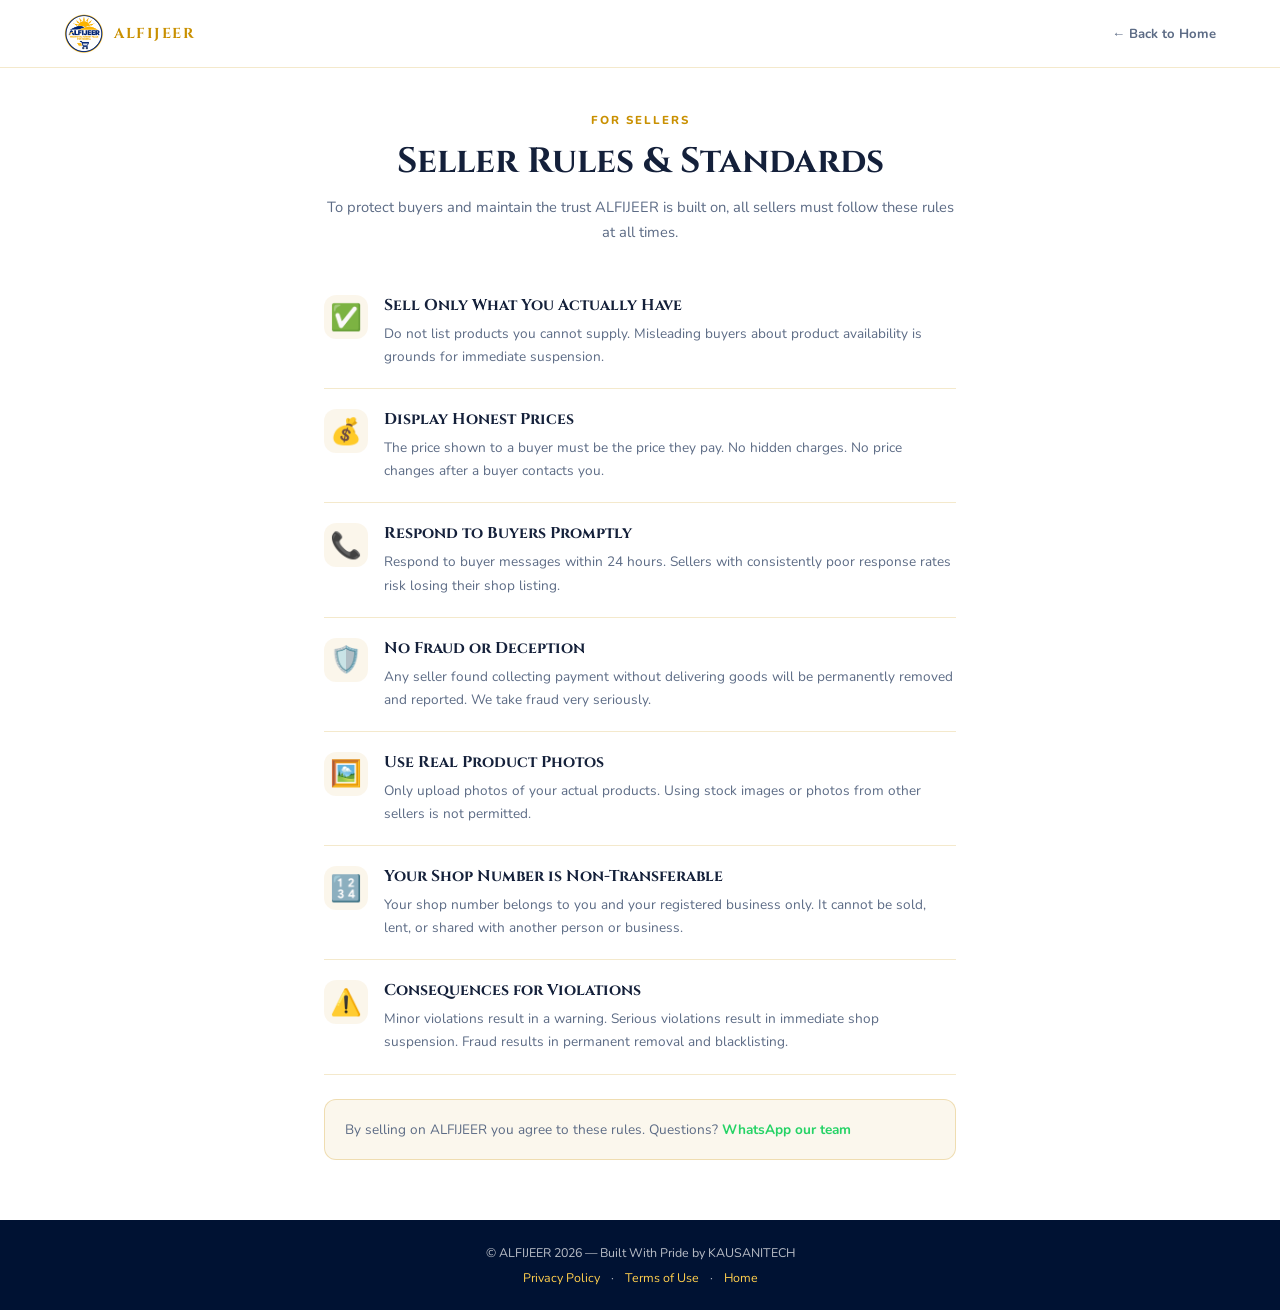
<file: seller-rules.html>
<!DOCTYPE html>
<html lang="en">
<head>
<meta charset="UTF-8"/>
<meta name="viewport" content="width=device-width, initial-scale=1.0, viewport-fit=cover"/>
<title>Seller Rules & Standards — ALFIJEER</title>
<link href="https://fonts.googleapis.com/css2?family=Cinzel:wght@400;600;700;900&family=Nunito:wght@300;400;500;600;700;800&display=swap" rel="stylesheet"/>
<link rel="manifest" href="./manifest.json"/>
<meta name="theme-color" content="#001233"/>
<style>
  *, *::before, *::after { margin:0; padding:0; box-sizing:border-box; }
  :root {
    --gold: #FFBE1A; --gold-light: #FFCF4D; --gold-dim: #C99000;
    --navy-deep: #001233; --navy-mid: #001E4D; --on-navy: #FFFFFF; --on-navy-dim: rgba(255,255,255,0.72);
    --white: #14203A; --white-dim: #5C6B85; --bg: #FFFFFF; --border: rgba(201,144,0,0.2);
  }
  html { scroll-behavior: smooth; }
  body { font-family: 'Nunito', sans-serif; background: var(--bg); color: var(--white); }

  nav { position: sticky; top: 0; z-index: 100; display: flex; align-items: center; justify-content: space-between;
    padding: 0 5%; height: 68px; background: rgba(255,255,255,0.95); backdrop-filter: blur(10px);
    border-bottom: 1px solid var(--border); }
  .nav-logo { display: flex; align-items: center; gap: 10px; text-decoration: none; }
  .nav-logo img { height: 40px; width: 40px; border-radius: 40px; object-fit: contain; }
  .nav-logo span { font-family: 'Cinzel', serif; font-weight: 700; font-size: 0.9rem; color: var(--gold-dim); letter-spacing: 1.5px; }
  .nav-back { font-size: 0.82rem; font-weight: 700; color: var(--white-dim); text-decoration: none; }
  .nav-back:hover { color: var(--gold-dim); }

  .legal-hero { padding: 40px 5% 20px; max-width: 760px; margin: 0 auto; text-align: center; }
  .legal-hero .eyebrow { font-size: 0.72rem; letter-spacing: 2px; text-transform: uppercase; color: var(--gold-dim); font-weight: 800; }
  .legal-hero h1 { font-family: 'Cinzel', serif; font-size: clamp(1.6rem, 4vw, 2.2rem); margin: 8px 0 10px; }
  .legal-hero p { color: var(--white-dim); font-size: 0.92rem; line-height: 1.7; }

  main { max-width: 760px; margin: 0 auto; padding: 10px 5% 60px; }

  .rule-item { display: flex; gap: 16px; padding: 20px 0; border-bottom: 1px solid var(--border); }
  .rule-item:last-of-type { border-bottom: none; }
  .rule-icon { font-size: 1.6rem; flex-shrink: 0; width: 44px; height: 44px; background: rgba(201,144,0,0.08);
    border-radius: 12px; display: flex; align-items: center; justify-content: center; }
  .rule-body h4 { font-family: 'Cinzel', serif; font-size: 0.98rem; margin-bottom: 6px; }
  .rule-body p { font-size: 0.85rem; color: var(--white-dim); line-height: 1.7; }

  .legal-callout { background: rgba(201,144,0,0.07); border: 1px solid rgba(201,144,0,0.25); border-radius: 12px;
    padding: 18px 20px; margin-top: 24px; font-size: 0.85rem; color: var(--white-dim); line-height: 1.7; }
  .legal-callout a { color: #25D366; font-weight: 700; text-decoration: none; }

  footer { background: var(--navy-deep); color: var(--on-navy-dim); text-align: center; padding: 24px 5%; font-size: 0.78rem; }
  footer a { color: var(--gold-light); text-decoration: none; margin: 0 8px; }
</style>
<link rel="icon" type="image/png" sizes="48x48" href="/icons/favicon-48.png"/>
<link rel="apple-touch-icon" href="/icons/apple-touch-icon.png"/>
<meta name="mobile-web-app-capable" content="yes"/>
<meta name="apple-mobile-web-app-capable" content="yes"/>
<meta name="apple-mobile-web-app-title" content="ALFIJEER"/>
<meta name="apple-mobile-web-app-status-bar-style" content="black-translucent"/>
</head>
<body>

  <nav>
    <a href="index.html" class="nav-logo">
      <img src="./Alfijeer1.png" alt="" onerror="this.style.display='none'"/>
      <span>ALFIJEER</span>
    </a>
    <a href="index.html" class="nav-back">← Back to Home</a>
  </nav>

  <div class="legal-hero">
    <span class="eyebrow">For Sellers</span>
    <h1>Seller Rules & Standards</h1>
    <p>To protect buyers and maintain the trust ALFIJEER is built on, all sellers must follow these rules at all times.</p>
  </div>

  <main>
    <div class="rule-item">
      <span class="rule-icon">✅</span>
      <div class="rule-body">
        <h4>Sell Only What You Actually Have</h4>
        <p>Do not list products you cannot supply. Misleading buyers about product availability is grounds for immediate suspension.</p>
      </div>
    </div>
    <div class="rule-item">
      <span class="rule-icon">💰</span>
      <div class="rule-body">
        <h4>Display Honest Prices</h4>
        <p>The price shown to a buyer must be the price they pay. No hidden charges. No price changes after a buyer contacts you.</p>
      </div>
    </div>
    <div class="rule-item">
      <span class="rule-icon">📞</span>
      <div class="rule-body">
        <h4>Respond to Buyers Promptly</h4>
        <p>Respond to buyer messages within 24 hours. Sellers with consistently poor response rates risk losing their shop listing.</p>
      </div>
    </div>
    <div class="rule-item">
      <span class="rule-icon">🛡️</span>
      <div class="rule-body">
        <h4>No Fraud or Deception</h4>
        <p>Any seller found collecting payment without delivering goods will be permanently removed and reported. We take fraud very seriously.</p>
      </div>
    </div>
    <div class="rule-item">
      <span class="rule-icon">🖼️</span>
      <div class="rule-body">
        <h4>Use Real Product Photos</h4>
        <p>Only upload photos of your actual products. Using stock images or photos from other sellers is not permitted.</p>
      </div>
    </div>
    <div class="rule-item">
      <span class="rule-icon">🔢</span>
      <div class="rule-body">
        <h4>Your Shop Number is Non-Transferable</h4>
        <p>Your shop number belongs to you and your registered business only. It cannot be sold, lent, or shared with another person or business.</p>
      </div>
    </div>
    <div class="rule-item">
      <span class="rule-icon">⚠️</span>
      <div class="rule-body">
        <h4>Consequences for Violations</h4>
        <p>Minor violations result in a warning. Serious violations result in immediate shop suspension. Fraud results in permanent removal and blacklisting.</p>
      </div>
    </div>

    <div class="legal-callout">
      By selling on ALFIJEER you agree to these rules. Questions? <a href="https://wa.me/message/ZNXGX4OWQN4OJ1" target="_blank" rel="noopener noreferrer">WhatsApp our team</a>
    </div>
  </main>

  <footer>
    <p>© ALFIJEER 2026 — Built With Pride by KAUSANITECH</p>
    <p style="margin-top:8px;"><a href="privacy.html">Privacy Policy</a> · <a href="terms.html">Terms of Use</a> · <a href="index.html">Home</a></p>
  </footer>

</body>
</html>
</file>
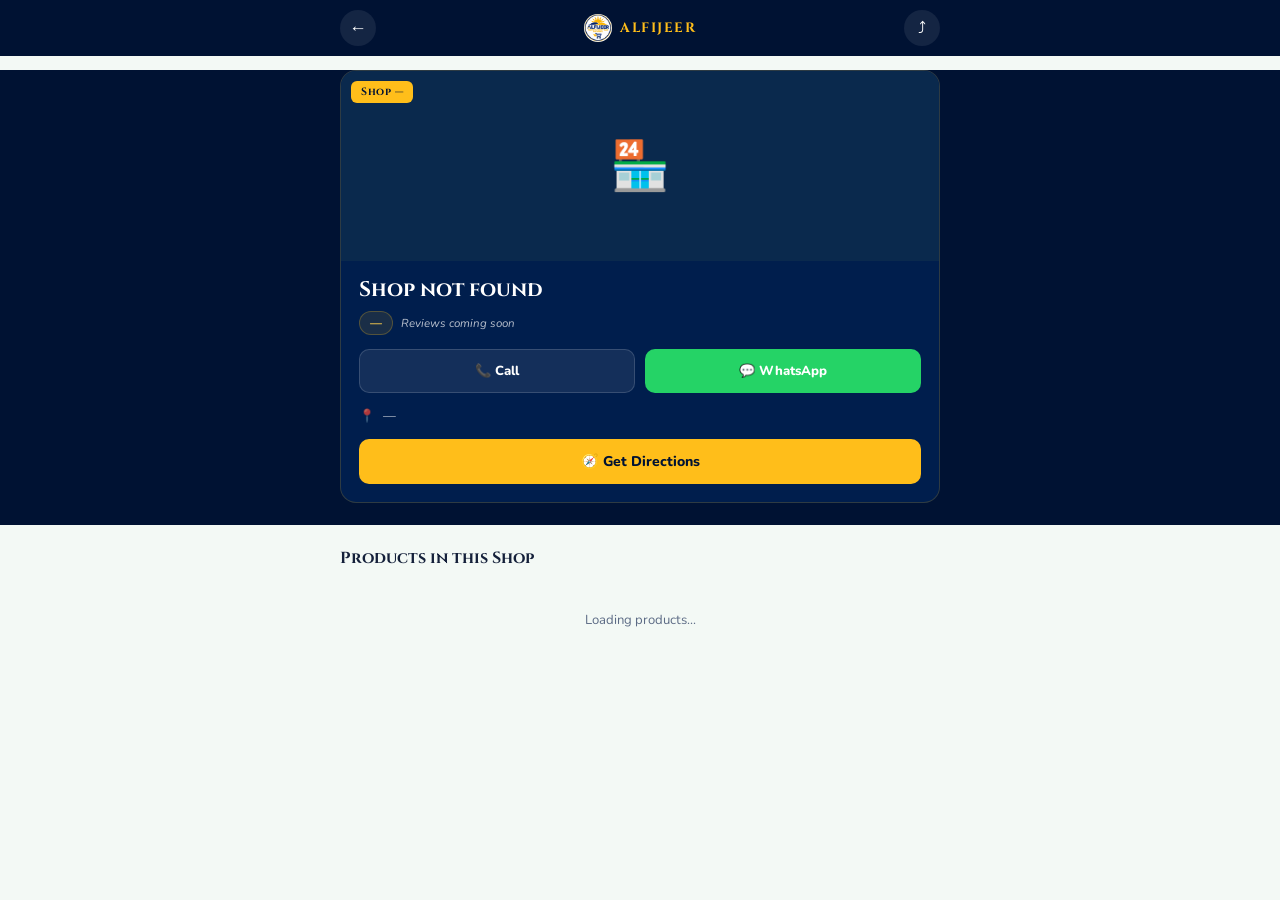
<file: shop-detail.html>
<!DOCTYPE html>
<html lang="en">
<head>
<meta charset="UTF-8"/>
<meta name="viewport" content="width=device-width, initial-scale=1.0, viewport-fit=cover"/>
<title>Shop — ALFIJEER</title>
<link href="https://fonts.googleapis.com/css2?family=Cinzel:wght@400;600;700;900&family=Nunito:wght@300;400;500;600;700;800&display=swap" rel="stylesheet"/>
<link rel="manifest" href="./manifest.json"/>
<meta name="theme-color" content="#001233"/>
<style>
  *, *::before, *::after { margin:0; padding:0; box-sizing:border-box; }
  :root {
    --gold: #FFBE1A;
    --gold-light: #FFCF4D;
    --gold-dim: #C99000;
    --navy-deep: #001233;
    --navy-mid: #001E4D;
    --navy-light: #0A294D;
    --on-navy: #FFFFFF;
    --on-navy-dim: rgba(255,255,255,0.72);
    --white: #14203A;
    --white-dim: #5C6B85;
    --border: rgba(201,144,0,0.2);
    --bg: #F3F9F5;
  }
  html { scroll-behavior: smooth; -webkit-text-size-adjust: 100%; }
  body {
    font-family: 'Nunito', sans-serif;
    background: var(--bg);
    color: var(--white);
    min-height: 100vh;
    padding-bottom: calc(40px + env(safe-area-inset-bottom));
    overscroll-behavior-y: auto;
  }

  /* ── HEADER ── */
  /* only the slim top bar stays pinned; the tall shop card scrolls away so products get the whole screen */
  .sd-topbar {
    background: var(--navy-deep); color: var(--on-navy);
    padding: calc(10px + env(safe-area-inset-top)) 20px 6px;
    position: sticky; top: 0; z-index: 50;
  }
  .sd-header {
    background: var(--navy-deep);
    color: var(--on-navy);
    padding: 0 20px 22px;
    position: relative;
  }
  .sd-header-row { margin-bottom: 0; }
  .sd-header-row {
    display: flex; align-items: center; justify-content: space-between;
    margin-bottom: 4px;
  }
  .sd-back {
    width: 36px; height: 36px; border-radius: 50%;
    background: rgba(255,255,255,0.08);
    border: none; color: var(--on-navy);
    font-size: 1.1rem; cursor: pointer;
    display: flex; align-items: center; justify-content: center;
    text-decoration: none;
  }
  .sd-back:hover { background: rgba(255,255,255,0.16); }
  .sd-brand { display: flex; align-items: center; gap: 8px; }
  .sd-brand img { height: 28px; width: 28px; border-radius: 28px; object-fit: contain; }
  .sd-brand span { font-family: 'Cinzel', serif; font-weight: 700; font-size: 0.85rem; letter-spacing: 1.5px; color: var(--gold); }
  .sd-share {
    width: 36px; height: 36px; border-radius: 50%;
    background: rgba(255,255,255,0.08); border: none;
    color: var(--on-navy); font-size: 1rem; cursor: pointer;
  }
  .sd-share:hover { background: rgba(255,255,255,0.16); }

  /* ── SHOP CARD (sits on the navy header, like the mockup) ── */
  .sd-card {
    background: var(--navy-mid);
    border: 1px solid rgba(255,190,26,0.18);
    border-radius: 16px;
    margin-top: 14px;
    overflow: hidden;
  }
  .sd-photo {
    position: relative;
    height: 190px;
    background: var(--navy-light);
    display: flex; align-items: center; justify-content: center;
    font-size: 3rem;
    overflow: hidden;
  }
  .sd-photo img {
    position: absolute; top:0; right:0; bottom:0; left:0; width: 100%; height: 100%; object-fit: contain;
  }
  .sd-photo .sd-num {
    position: absolute; top: 10px; left: 10px;
    background: var(--gold); color: var(--navy-deep);
    font-family: 'Cinzel', serif; font-weight: 700; font-size: 0.65rem;
    padding: 4px 10px; border-radius: 6px; letter-spacing: 0.5px;
  }
  .sd-body { padding: 16px 18px 18px; }
  .sd-verified {
    display: inline-flex; align-items: center; gap: 5px;
    color: #4ADE80; font-size: 0.72rem; font-weight: 700; margin-bottom: 6px;
  }
  .sd-name {
    font-family: 'Cinzel', serif; font-size: 1.3rem; font-weight: 700;
    color: var(--on-navy); margin-bottom: 8px; line-height: 1.25;
  }
  .sd-meta-row {
    display: flex; flex-wrap: wrap; gap: 8px; align-items: center;
    font-size: 0.75rem; color: var(--on-navy-dim); margin-bottom: 14px;
  }
  .sd-tag {
    background: rgba(255,190,26,0.1); border: 1px solid rgba(255,190,26,0.25);
    color: var(--gold-light); padding: 3px 10px; border-radius: 20px; font-weight: 700;
  }
  .sd-rating-note {
    font-size: 0.72rem; color: var(--on-navy-dim); font-style: italic;
  }

  .sd-actions { display: grid; grid-template-columns: 1fr 1fr; gap: 10px; margin-bottom: 6px; }
  .sd-actions a {
    display: flex; align-items: center; justify-content: center; gap: 7px;
    padding: 12px; border-radius: 10px; font-weight: 800; font-size: 0.82rem;
    text-decoration: none; border: none; cursor: pointer; transition: transform .15s ease;
  }
  .sd-actions a:active { transform: scale(0.97); }
  .btn-call { background: rgba(255,255,255,0.08); color: var(--on-navy); border: 1px solid rgba(255,255,255,0.15) !important; }
  .btn-whatsapp { background: #25D366; color: #fff; }

  .sd-address-row {
    display: flex; align-items: flex-start; gap: 8px;
    font-size: 0.8rem; color: var(--on-navy-dim); margin: 14px 0;
  }
  .btn-directions {
    display: block; width: 100%; text-align: center; text-decoration: none;
    background: var(--gold); color: var(--navy-deep);
    font-weight: 800; font-size: 0.88rem; padding: 13px; border-radius: 10px;
  }
  .btn-directions:active { transform: scale(0.98); }

  /* ── PRODUCTS ── */
  .sd-section { padding: 22px 20px 0; }
  .sd-section-head { display: flex; align-items: center; justify-content: space-between; margin-bottom: 12px; }
  .sd-section-head h3 { font-family: 'Cinzel', serif; font-size: 1rem; color: var(--white); }
  .product-grid { display: grid; grid-template-columns: repeat(2, 1fr); gap: 12px; }
  @media (min-width: 480px) { .product-grid { grid-template-columns: repeat(3, 1fr); } }
  .p-card {
    background: #fff; border: 1px solid var(--border); border-radius: 12px;
    overflow: hidden;
  }
  .p-thumb {
    height: 90px; background: var(--bg); display: flex; align-items: center;
    justify-content: center; font-size: 1.8rem; overflow: hidden;
  }
  .p-thumb-count {
    position: absolute; bottom: 4px; right: 4px;
    background: rgba(0,0,0,0.65); color: #fff; font-size: 0.6rem; font-weight: 700;
    padding: 2px 6px; border-radius: 10px;
  }
  .gallery-overlay {
    display: none; position: fixed; top:0; right:0; bottom:0; left:0; z-index: 2000;
    background: rgba(0,0,0,0.92); align-items: center; justify-content: center;
    flex-direction: column;
  }
  .gallery-overlay.open { display: flex; }
  .gallery-close {
    position: absolute; top: 16px; right: 20px; background: rgba(255,255,255,0.12);
    border: none; color: #fff; width: 38px; height: 38px; border-radius: 50%;
    font-size: 1.2rem; cursor: pointer; z-index: 2;
  }
  .gallery-stage {
    position: relative; width: 100%; max-width: 520px; overflow: hidden;
    display: flex; align-items: center; touch-action: pan-y;
  }
  .gallery-track { display: flex; width: 100%; will-change: transform; }
  .gallery-slide {
    flex: 0 0 100%; width: 100%; display: flex; align-items: center; justify-content: center;
    padding: 0 12px; box-sizing: border-box;
  }
  .gallery-slide img { max-width: 100%; max-height: 70vh; border-radius: 8px; object-fit: contain; pointer-events: none; }
  .gallery-arrow {
    position: absolute; top: 50%; transform: translateY(-50%); z-index: 2;
    background: rgba(255,255,255,0.12); border: none; color: #fff;
    width: 42px; height: 42px; border-radius: 50%; font-size: 1.3rem; cursor: pointer;
  }
  #gallery-prev { left: 4px; }
  #gallery-next { right: 4px; }
  .gallery-arrow:disabled { opacity: 0.25; cursor: default; }
  @media (max-width: 768px) {
    .gallery-arrow { display: none; }
  }
  .gallery-counter { color: rgba(255,255,255,0.75); font-size: 0.82rem; margin-top: 16px; font-weight: 600; }
  .gallery-dots { display: flex; gap: 6px; margin-top: 10px; }
  .gallery-dots span { width: 6px; height: 6px; border-radius: 50%; background: rgba(255,255,255,0.3); cursor: pointer; }
  .gallery-dots span.active { background: var(--gold); width: 18px; border-radius: 4px; transition: width 0.2s ease; }
  .p-info { padding: 10px 10px 12px; }
  .p-info .p-name { font-size: 0.78rem; font-weight: 700; color: var(--white); margin-bottom: 4px; line-height: 1.3; }
  .p-info .p-desc { font-size: 0.7rem; color: var(--white-dim); line-height: 1.45; margin: 4px 0 6px; white-space: pre-line;
    display: -webkit-box; -webkit-line-clamp: 2; -webkit-box-orient: vertical; overflow: hidden; cursor: pointer; }
  .p-info .p-desc.open { display: block; -webkit-line-clamp: unset; }
  .p-info .p-price { font-size: 0.82rem; font-weight: 800; color: var(--gold-dim); }
  .sd-empty, .sd-loading { grid-column: 1/-1; text-align: center; color: var(--white-dim); padding: 30px 10px; font-size: 0.82rem; }

  /* ── TOAST ── */
  .sd-toast {
    position: fixed; bottom: 24px; left: 50%; transform: translateX(-50%) translateY(20px);
    background: var(--navy-deep); color: var(--on-navy); padding: 12px 20px; border-radius: 10px;
    font-size: 0.82rem; font-weight: 600; opacity: 0; pointer-events: none;
    transition: all 0.3s ease; z-index: 999; box-shadow: 0 8px 24px rgba(0,0,0,0.25);
    max-width: 90%; text-align: center;
  }
  .sd-toast.show { opacity: 1; transform: translateX(-50%) translateY(0); }

  @media (min-width: 640px) {
    .sd-topbar, .sd-header, .sd-section { padding-left: calc(50% - 300px); padding-right: calc(50% - 300px); }
    .sd-card { margin-left: calc(50% - 300px); margin-right: calc(50% - 300px); }
  }
</style>
<link rel="icon" type="image/png" sizes="48x48" href="/icons/favicon-48.png"/>
<link rel="apple-touch-icon" href="/icons/apple-touch-icon.png"/>
<meta name="mobile-web-app-capable" content="yes"/>
<meta name="apple-mobile-web-app-capable" content="yes"/>
<meta name="apple-mobile-web-app-title" content="ALFIJEER"/>
<meta name="apple-mobile-web-app-status-bar-style" content="black-translucent"/>
<script src="./platform.js"></script>
</head>
<body>

  <div class="sd-topbar">
    <div class="sd-header-row">
      <a href="buyer-dashboard.html" class="sd-back" aria-label="Back">←</a>
      <div class="sd-brand">
        <img src="./Alfijeer1.png" alt="" onerror="this.style.display='none'"/>
        <span>ALFIJEER</span>
      </div>
      <button class="sd-share" onclick="shareShop()" aria-label="Share this shop">⤴</button>
    </div>
  </div>

  <header class="sd-header">
    <div class="sd-card" id="sd-card">
      <div class="sd-photo" id="sd-photo">🏪<span class="sd-num" id="sd-num">Shop —</span></div>
      <div class="sd-body">
        <div class="sd-verified" id="sd-verified" style="display:none;">✅ Verified Shop</div>
        <h1 class="sd-name" id="sd-name">Loading…</h1>
        <div class="sd-meta-row">
          <span class="sd-tag" id="sd-cat">—</span>
          <span class="sd-rating-note" id="sd-rating-note">Reviews coming soon</span>
        </div>

        <div class="sd-actions">
          <a class="btn-call" id="sd-call" href="#" onclick="return false;">📞 Call</a>
          <a class="btn-whatsapp" id="sd-whatsapp" href="#" target="_blank" rel="noopener noreferrer" onclick="return false;">💬 WhatsApp</a>
        </div>

        <div class="sd-address-row">
          <span>📍</span>
          <span id="sd-address">—</span>
        </div>

        <a class="btn-directions" id="sd-directions" href="#" onclick="return false;">🧭 Get Directions</a>
      </div>
    </div>
  </header>

  <section class="sd-section">
    <div class="sd-section-head"><h3>Products in this Shop</h3></div>
    <div class="product-grid" id="sd-products">
      <p class="sd-loading">Loading products…</p>
    </div>
  </section>

  <div class="sd-toast" id="sd-toast"></div>

  <script>
    const _API = 'https://alfijeershops-backend-production.up.railway.app/api';
    const _params = new URLSearchParams(window.location.search);
    const _shopId = _params.get('id');

    function showToast(msg) {
      const t = document.getElementById('sd-toast');
      t.textContent = msg;
      t.classList.add('show');
      setTimeout(() => t.classList.remove('show'), 2400);
    }

    const catLabel = c => c === 'Food, Grains & Spices' ? 'Food & Restaurants' : c;
    function _catIcon(cat) {
      const icons = {
        'Fashion, Clothing & Shoes':'👕','Electronics & Appliances':'📺',
        'Phones & Accessories':'📱','Home & Furniture':'🛋️',
        'Food & Groceries':'🛒','Food, Grains & Spices':'🍴','Computers & Technology':'💻',
        'Agriculture & Livestock':'🌾','Health & Beauty':'💊',
        'Education & Training':'📚','Services':'🔧','Other':'📦',
      };
      return icons[cat] || '🏪';
    }
    function _formatShopNum(num) {
      if (!num) return 'Shop —';
      const s = String(num).replace(/[^0-9]/g, '');
      return s ? 'Shop ' + s.padStart(3, '0') : 'Shop —';
    }

    let _shop = null;

    async function loadShop() {
      if (!_shopId) {
        document.getElementById('sd-name').textContent = 'Shop not found';
        return;
      }
      try {
        let s = null;
        // direct lookup first: works for any approved shop, however many shops exist
        try {
          const r1 = await fetch(_API + '/sellers/public/' + encodeURIComponent(_shopId));
          if (r1.ok) s = (await r1.json()).seller || null;
        } catch (e) {}
        if (!s) {
          const res = await fetch(_API + '/sellers?limit=200');
          const data = await res.json();
          const list = data.sellers || data || [];
          s = list.find(x => x._id === _shopId) || null;
        }
        if (!s) {
          document.getElementById('sd-name').textContent = 'Shop not found';
          return;
        }
        _shop = s;
        renderShop(s);
        loadProducts(s._id);
      } catch (e) {
        document.getElementById('sd-name').textContent = 'Unable to load shop';
        showToast('Check your connection and try again.');
      }
    }

    function renderShop(s) {
      document.title = (s.businessName || 'Shop') + ' — ALFIJEER';
      document.getElementById('sd-name').textContent = s.businessName || 'Unnamed Shop';
      document.getElementById('sd-cat').textContent = catLabel(s.category || 'Other');
      document.getElementById('sd-num').textContent = _formatShopNum(s.shopNumber);
      document.getElementById('sd-address').textContent = s.address || [s.city, s.state].filter(Boolean).join(', ') || 'Address not provided';
      document.getElementById('sd-verified').style.display = s.isVerified ? 'inline-flex' : 'none';

      const photoEl = document.getElementById('sd-photo');
      if (s.shopPhotoUrl) {
        photoEl.textContent = '';
        const img = document.createElement('img');
        img.src = s.shopPhotoUrl;
        img.alt = s.businessName || 'Shop photo';
        img.onerror = () => { img.remove(); photoEl.textContent = _catIcon(s.category); };
        photoEl.appendChild(img);
        const numBadge = document.createElement('span');
        numBadge.className = 'sd-num';
        numBadge.textContent = _formatShopNum(s.shopNumber);
        photoEl.appendChild(numBadge);
      } else {
        photoEl.textContent = _catIcon(s.category);
      }

      // Real average rating only if the backend actually provides one —
      // no placeholder numbers are shown when it doesn't.
      if (s.rating && s.reviewCount) {
        document.getElementById('sd-rating-note').textContent = `⭐ ${s.rating.toFixed(1)} (${s.reviewCount} reviews)`;
      }

      const phone = s.phone || s.whatsappNumber || '';
      const wa = s.whatsappNumber || s.phone || '';
      const callBtn = document.getElementById('sd-call');
      const waBtn = document.getElementById('sd-whatsapp');
      if (phone) { callBtn.href = 'tel:' + phone; callBtn.onclick = null; }
      else { callBtn.onclick = () => { showToast('This shop has not added a phone number yet.'); return false; }; }
      if (wa) { waBtn.href = 'https://wa.me/' + wa.replace(/[^0-9]/g,''); waBtn.onclick = null; }
      else { waBtn.onclick = () => { showToast('This shop has not added a WhatsApp number yet.'); return false; }; }

      const dirBtn = document.getElementById('sd-directions');
      if (s.latitude && s.longitude) {
        const url = `directions.html?lat=${s.latitude}&lng=${s.longitude}&name=${encodeURIComponent(s.businessName || 'Shop')}&id=${s._id}`;
        dirBtn.href = url;
        dirBtn.onclick = null;
      } else {
        dirBtn.onclick = () => { showToast("This shop hasn't set a map location yet."); return false; };
      }
    }

    const _esc = (v) => String(v == null ? '' : v).replace(/[&<>"']/g, c => ({'&':'&amp;','<':'&lt;','>':'&gt;','"':'&quot;',"'":'&#39;'}[c]));
    let _sdProducts = [];

    async function loadProducts(sellerId) {
      const grid = document.getElementById('sd-products');
      try {
        const res = await fetch(_API + '/products?sellerId=' + sellerId);
        const data = await res.json();
        const products = data.products || data || [];
        _sdProducts = products;
        if (!products.length) {
          grid.innerHTML = '<p class="sd-empty">This shop hasn\'t listed any products yet.</p>';
          return;
        }
        grid.innerHTML = products.map((p, idx) => {
          const hasImages = p.images && p.images.length > 0;
          const hasMultiple = hasImages && p.images.length > 1;
          return `
          <div class="p-card">
            <div class="p-thumb" ${hasImages ? `onclick="openProductGallery(${idx})" style="cursor:pointer;position:relative;"` : ''}>${hasImages ? `<img src="${p.images[0]}" alt="${_esc(p.name)}" style="width:100%;height:100%;object-fit:contain;" onerror="this.parentNode.textContent='${_catIcon(p.category)}'" loading="lazy">` : _catIcon(p.category)}${hasMultiple ? `<span class="p-thumb-count">📷 ${p.images.length}</span>` : ''}</div>
            <div class="p-info">
              <div class="p-name">${_esc(p.name)}</div>
              <div class="p-price">₦${Number(p.price || 0).toLocaleString()}</div>
              ${p.description ? `<div class="p-desc" onclick="this.classList.toggle('open')">${_esc(p.description)}</div>` : ''}
            </div>
          </div>
        `;}).join('');
      } catch (e) {
        grid.innerHTML = '<p class="sd-empty">Unable to load products right now.</p>';
      }
    }

    // ── PRODUCT PHOTO GALLERY — swipeable carousel ──
    // Primary navigation is a finger swipe (live drag that follows the
    // finger, then snaps to the nearest photo). Arrow buttons remain for
    // desktop/mouse users but are hidden on mobile via CSS.
    let _galleryImages = [];
    let _galleryIndex = 0;
    let _galleryDragging = false;
    let _galleryStartX = 0;
    let _galleryStartTranslate = 0;
    let _galleryCurrentTranslate = 0;

    function openProductGallery(productIdx) {
      const product = _sdProducts[productIdx];
      if (!product || !product.images || !product.images.length) return;
      _galleryImages = product.images;
      _galleryIndex = 0;

      const track = document.getElementById('gallery-track');
      track.innerHTML = _galleryImages.map((src, i) =>
        `<div class="gallery-slide"><img src="${src}" alt="Product photo ${i + 1}"/></div>`
      ).join('');
      track.style.transition = 'none';
      track.style.transform = 'translateX(0%)';

      renderGalleryChrome();
      document.getElementById('gallery-overlay').classList.add('open');
    }
    function closeProductGallery() {
      document.getElementById('gallery-overlay').classList.remove('open');
    }

    function goToGallerySlide(newIndex) {
      const clamped = Math.max(0, Math.min(_galleryImages.length - 1, newIndex));
      _galleryIndex = clamped;
      const track = document.getElementById('gallery-track');
      track.style.transition = 'transform 0.3s ease';
      track.style.transform = `translateX(-${_galleryIndex * 100}%)`;
      renderGalleryChrome();
    }
    function galleryStep(dir) { goToGallerySlide(_galleryIndex + dir); }

    function renderGalleryChrome() {
      document.getElementById('gallery-counter').textContent = (_galleryIndex + 1) + ' of ' + _galleryImages.length;
      document.getElementById('gallery-prev').disabled = _galleryIndex === 0;
      document.getElementById('gallery-next').disabled = _galleryIndex === _galleryImages.length - 1;
      document.getElementById('gallery-dots').innerHTML = _galleryImages.map((_, i) =>
        `<span class="${i === _galleryIndex ? 'active' : ''}" onclick="goToGallerySlide(${i})"></span>`
      ).join('');
    }

    function galleryTouchStart(e) {
      _galleryDragging = true;
      _galleryStartX = e.touches[0].clientX;
      _galleryStartTranslate = -_galleryIndex * 100;
      document.getElementById('gallery-track').style.transition = 'none';
    }
    function galleryTouchMove(e) {
      if (!_galleryDragging) return;
      const stageWidth = document.getElementById('gallery-stage').offsetWidth || 1;
      const deltaX = e.touches[0].clientX - _galleryStartX;
      const deltaPercent = (deltaX / stageWidth) * 100;
      _galleryCurrentTranslate = _galleryStartTranslate + deltaPercent;
      document.getElementById('gallery-track').style.transform = `translateX(${_galleryCurrentTranslate}%)`;
      e.preventDefault();
    }
    function galleryTouchEnd() {
      if (!_galleryDragging) return;
      _galleryDragging = false;
      const draggedPercent = _galleryCurrentTranslate - _galleryStartTranslate;
      if (draggedPercent < -18) goToGallerySlide(_galleryIndex + 1);
      else if (draggedPercent > 18) goToGallerySlide(_galleryIndex - 1);
      else goToGallerySlide(_galleryIndex);
    }

    document.addEventListener('keydown', (e) => {
      if (!document.getElementById('gallery-overlay').classList.contains('open')) return;
      if (e.key === 'Escape') closeProductGallery();
      if (e.key === 'ArrowLeft') galleryStep(-1);
      if (e.key === 'ArrowRight') galleryStep(1);
    });

    function shareShop() {
      const url = window.location.href;
      if (navigator.share) {
        navigator.share({ title: _shop ? _shop.businessName : 'ALFIJEER', url }).catch(() => {});
      } else {
        navigator.clipboard.writeText(url).then(() => showToast('Link copied to clipboard!'));
      }
    }

    loadShop();
  </script>
  <!-- PRODUCT PHOTO GALLERY -->
  <div class="gallery-overlay" id="gallery-overlay" onclick="if(event.target===this) closeProductGallery()">
    <button class="gallery-close" onclick="closeProductGallery()" aria-label="Close">✕</button>
    <div class="gallery-stage" id="gallery-stage"
         ontouchstart="galleryTouchStart(event)" ontouchmove="galleryTouchMove(event)" ontouchend="galleryTouchEnd()" ontouchcancel="galleryTouchEnd()">
      <button class="gallery-arrow" id="gallery-prev" onclick="galleryStep(-1)" aria-label="Previous photo">‹</button>
      <div class="gallery-track" id="gallery-track"></div>
      <button class="gallery-arrow" id="gallery-next" onclick="galleryStep(1)" aria-label="Next photo">›</button>
    </div>
    <div class="gallery-counter" id="gallery-counter"></div>
    <div class="gallery-dots" id="gallery-dots"></div>
  </div>

<script src="/pwa.js" defer></script>
</body>
</html>
</file>
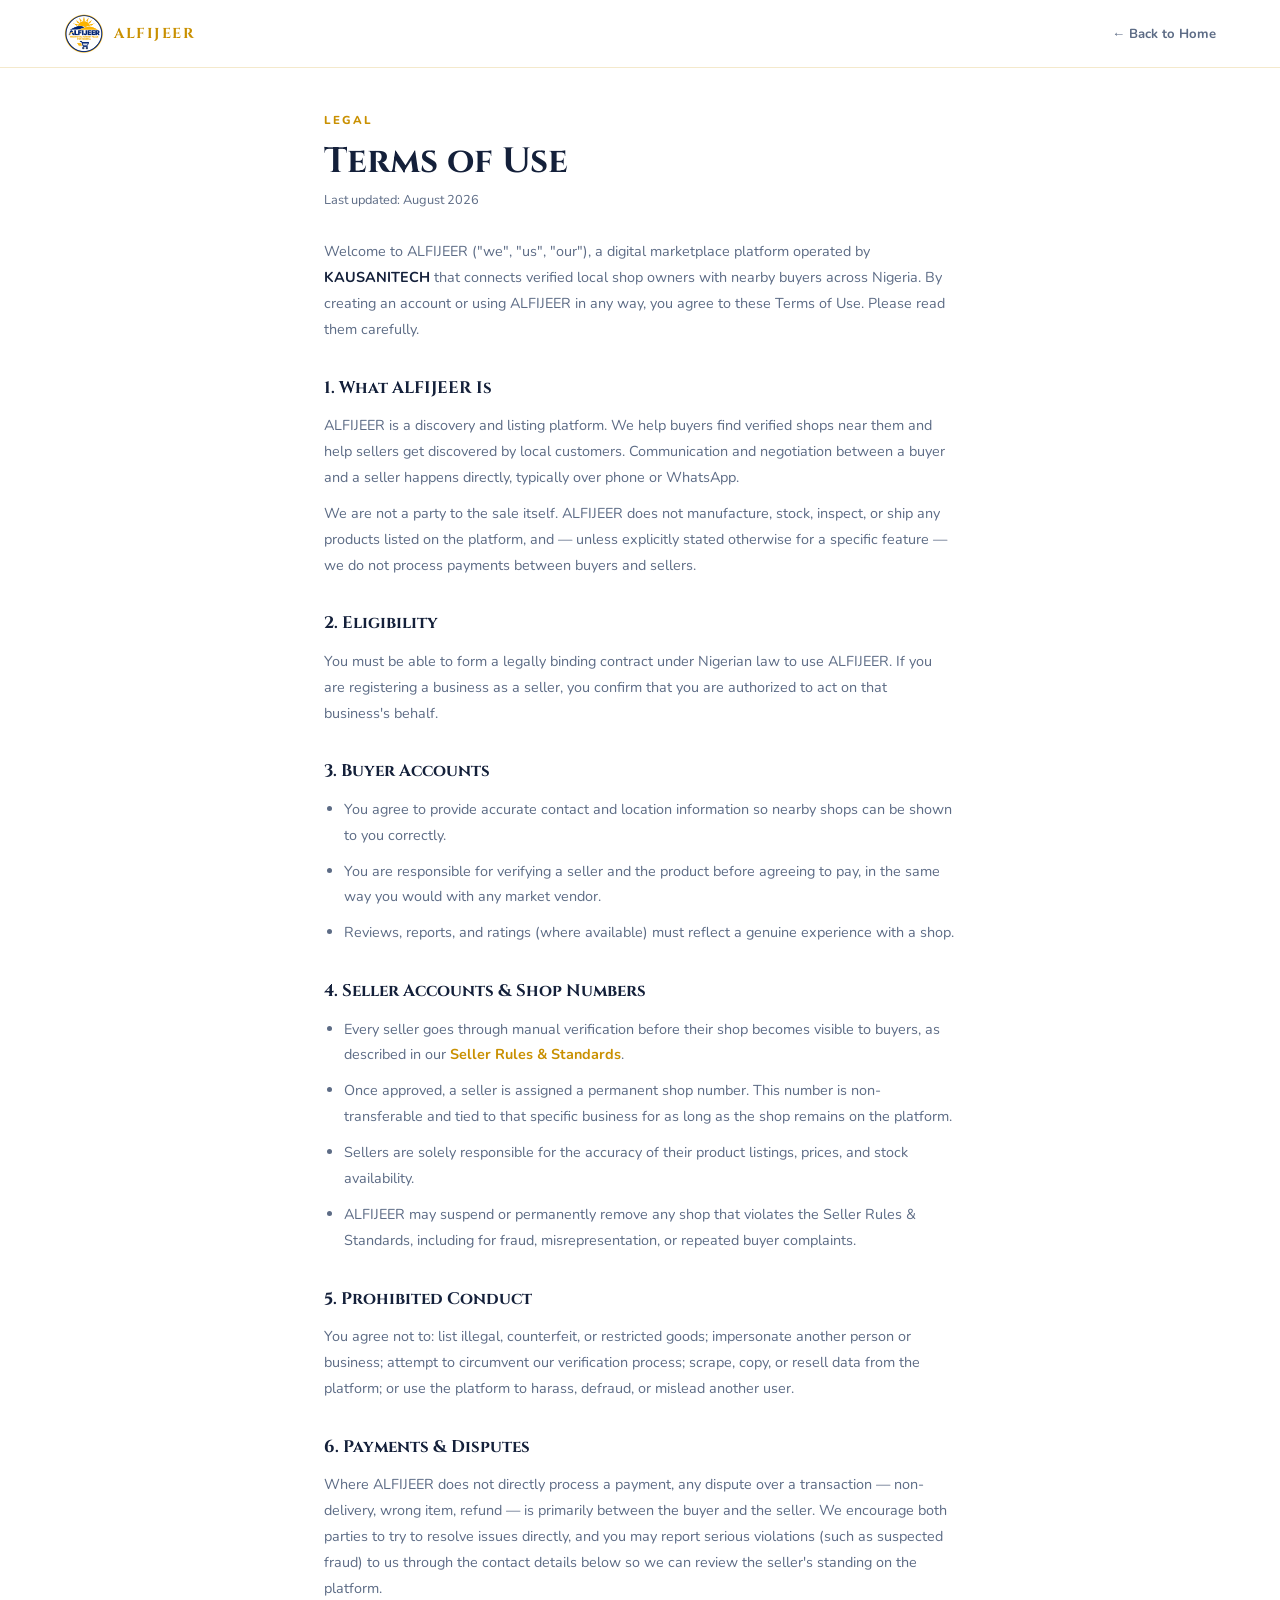
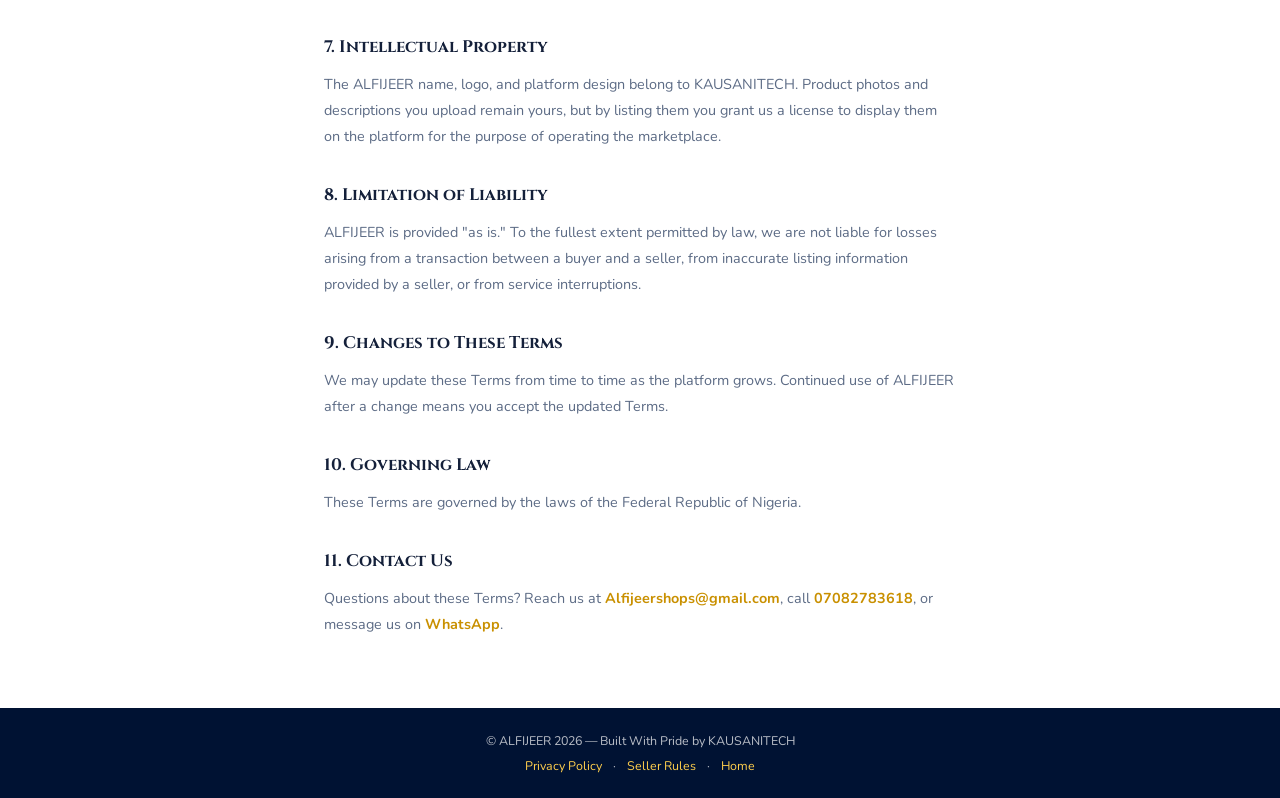
<file: terms.html>
<!DOCTYPE html>
<html lang="en">
<head>
<meta charset="UTF-8"/>
<meta name="viewport" content="width=device-width, initial-scale=1.0, viewport-fit=cover"/>
<title>Terms of Use — ALFIJEER</title>
<link href="https://fonts.googleapis.com/css2?family=Cinzel:wght@400;600;700;900&family=Nunito:wght@300;400;500;600;700;800&display=swap" rel="stylesheet"/>
<link rel="manifest" href="./manifest.json"/>
<meta name="theme-color" content="#001233"/>
<style>
  *, *::before, *::after { margin:0; padding:0; box-sizing:border-box; }
  :root {
    --gold: #FFBE1A; --gold-light: #FFCF4D; --gold-dim: #C99000;
    --navy-deep: #001233; --on-navy-dim: rgba(255,255,255,0.72);
    --white: #14203A; --white-dim: #5C6B85; --bg: #FFFFFF; --border: rgba(201,144,0,0.2);
  }
  body { font-family: 'Nunito', sans-serif; background: var(--bg); color: var(--white); }

  nav { position: sticky; top: 0; z-index: 100; display: flex; align-items: center; justify-content: space-between;
    padding: 0 5%; height: 68px; background: rgba(255,255,255,0.95); backdrop-filter: blur(10px);
    border-bottom: 1px solid var(--border); }
  .nav-logo { display: flex; align-items: center; gap: 10px; text-decoration: none; }
  .nav-logo img { height: 40px; width: 40px; border-radius: 40px; object-fit: contain; }
  .nav-logo span { font-family: 'Cinzel', serif; font-weight: 700; font-size: 0.9rem; color: var(--gold-dim); letter-spacing: 1.5px; }
  .nav-back { font-size: 0.82rem; font-weight: 700; color: var(--white-dim); text-decoration: none; }
  .nav-back:hover { color: var(--gold-dim); }

  .legal-hero { padding: 40px 5% 10px; max-width: 760px; margin: 0 auto; }
  .legal-hero .eyebrow { font-size: 0.72rem; letter-spacing: 2px; text-transform: uppercase; color: var(--gold-dim); font-weight: 800; }
  .legal-hero h1 { font-family: 'Cinzel', serif; font-size: clamp(1.6rem, 4vw, 2.2rem); margin: 8px 0 6px; }
  .legal-hero .updated { font-size: 0.8rem; color: var(--white-dim); }

  main { max-width: 760px; margin: 0 auto; padding: 20px 5% 60px; font-size: 0.9rem; line-height: 1.8; color: var(--white-dim); }
  main h2 { font-family: 'Cinzel', serif; font-size: 1.05rem; color: var(--white); margin: 30px 0 10px; }
  main h2:first-child { margin-top: 0; }
  main p, main li { margin-bottom: 10px; }
  main ul { padding-left: 20px; }
  main a { color: var(--gold-dim); font-weight: 700; text-decoration: none; }
  main strong { color: var(--white); }

  footer { background: var(--navy-deep); color: var(--on-navy-dim); text-align: center; padding: 24px 5%; font-size: 0.78rem; }
  footer a { color: var(--gold-light); text-decoration: none; margin: 0 8px; }
</style>
<link rel="icon" type="image/png" sizes="48x48" href="/icons/favicon-48.png"/>
<link rel="apple-touch-icon" href="/icons/apple-touch-icon.png"/>
<meta name="mobile-web-app-capable" content="yes"/>
<meta name="apple-mobile-web-app-capable" content="yes"/>
<meta name="apple-mobile-web-app-title" content="ALFIJEER"/>
<meta name="apple-mobile-web-app-status-bar-style" content="black-translucent"/>
</head>
<body>

  <nav>
    <a href="index.html" class="nav-logo">
      <img src="./Alfijeer1.png" alt="" onerror="this.style.display='none'"/>
      <span>ALFIJEER</span>
    </a>
    <a href="index.html" class="nav-back">← Back to Home</a>
  </nav>

  <div class="legal-hero">
    <span class="eyebrow">Legal</span>
    <h1>Terms of Use</h1>
    <p class="updated">Last updated: August 2026</p>
  </div>

  <main>
    <p>Welcome to ALFIJEER ("we", "us", "our"), a digital marketplace platform operated by <strong>KAUSANITECH</strong> that connects verified local shop owners with nearby buyers across Nigeria. By creating an account or using ALFIJEER in any way, you agree to these Terms of Use. Please read them carefully.</p>

    <h2>1. What ALFIJEER Is</h2>
    <p>ALFIJEER is a discovery and listing platform. We help buyers find verified shops near them and help sellers get discovered by local customers. Communication and negotiation between a buyer and a seller happens directly, typically over phone or WhatsApp.</p>
    <p>We are not a party to the sale itself. ALFIJEER does not manufacture, stock, inspect, or ship any products listed on the platform, and — unless explicitly stated otherwise for a specific feature — we do not process payments between buyers and sellers.</p>

    <h2>2. Eligibility</h2>
    <p>You must be able to form a legally binding contract under Nigerian law to use ALFIJEER. If you are registering a business as a seller, you confirm that you are authorized to act on that business's behalf.</p>

    <h2>3. Buyer Accounts</h2>
    <ul>
      <li>You agree to provide accurate contact and location information so nearby shops can be shown to you correctly.</li>
      <li>You are responsible for verifying a seller and the product before agreeing to pay, in the same way you would with any market vendor.</li>
      <li>Reviews, reports, and ratings (where available) must reflect a genuine experience with a shop.</li>
    </ul>

    <h2>4. Seller Accounts & Shop Numbers</h2>
    <ul>
      <li>Every seller goes through manual verification before their shop becomes visible to buyers, as described in our <a href="seller-rules.html">Seller Rules & Standards</a>.</li>
      <li>Once approved, a seller is assigned a permanent shop number. This number is non-transferable and tied to that specific business for as long as the shop remains on the platform.</li>
      <li>Sellers are solely responsible for the accuracy of their product listings, prices, and stock availability.</li>
      <li>ALFIJEER may suspend or permanently remove any shop that violates the Seller Rules & Standards, including for fraud, misrepresentation, or repeated buyer complaints.</li>
    </ul>

    <h2>5. Prohibited Conduct</h2>
    <p>You agree not to: list illegal, counterfeit, or restricted goods; impersonate another person or business; attempt to circumvent our verification process; scrape, copy, or resell data from the platform; or use the platform to harass, defraud, or mislead another user.</p>

    <h2>6. Payments & Disputes</h2>
    <p>Where ALFIJEER does not directly process a payment, any dispute over a transaction — non-delivery, wrong item, refund — is primarily between the buyer and the seller. We encourage both parties to try to resolve issues directly, and you may report serious violations (such as suspected fraud) to us through the contact details below so we can review the seller's standing on the platform.</p>

    <h2>7. Intellectual Property</h2>
    <p>The ALFIJEER name, logo, and platform design belong to KAUSANITECH. Product photos and descriptions you upload remain yours, but by listing them you grant us a license to display them on the platform for the purpose of operating the marketplace.</p>

    <h2>8. Limitation of Liability</h2>
    <p>ALFIJEER is provided "as is." To the fullest extent permitted by law, we are not liable for losses arising from a transaction between a buyer and a seller, from inaccurate listing information provided by a seller, or from service interruptions.</p>

    <h2>9. Changes to These Terms</h2>
    <p>We may update these Terms from time to time as the platform grows. Continued use of ALFIJEER after a change means you accept the updated Terms.</p>

    <h2>10. Governing Law</h2>
    <p>These Terms are governed by the laws of the Federal Republic of Nigeria.</p>

    <h2>11. Contact Us</h2>
    <p>Questions about these Terms? Reach us at <a href="mailto:Alfijeershops@gmail.com">Alfijeershops@gmail.com</a>, call <a href="tel:+2347082783618">07082783618</a>, or message us on <a href="https://wa.me/message/ZNXGX4OWQN4OJ1" target="_blank" rel="noopener noreferrer">WhatsApp</a>.</p>
  </main>

  <footer>
    <p>© ALFIJEER 2026 — Built With Pride by KAUSANITECH</p>
    <p style="margin-top:8px;"><a href="privacy.html">Privacy Policy</a> · <a href="seller-rules.html">Seller Rules</a> · <a href="index.html">Home</a></p>
  </footer>

</body>
</html>
</file>
